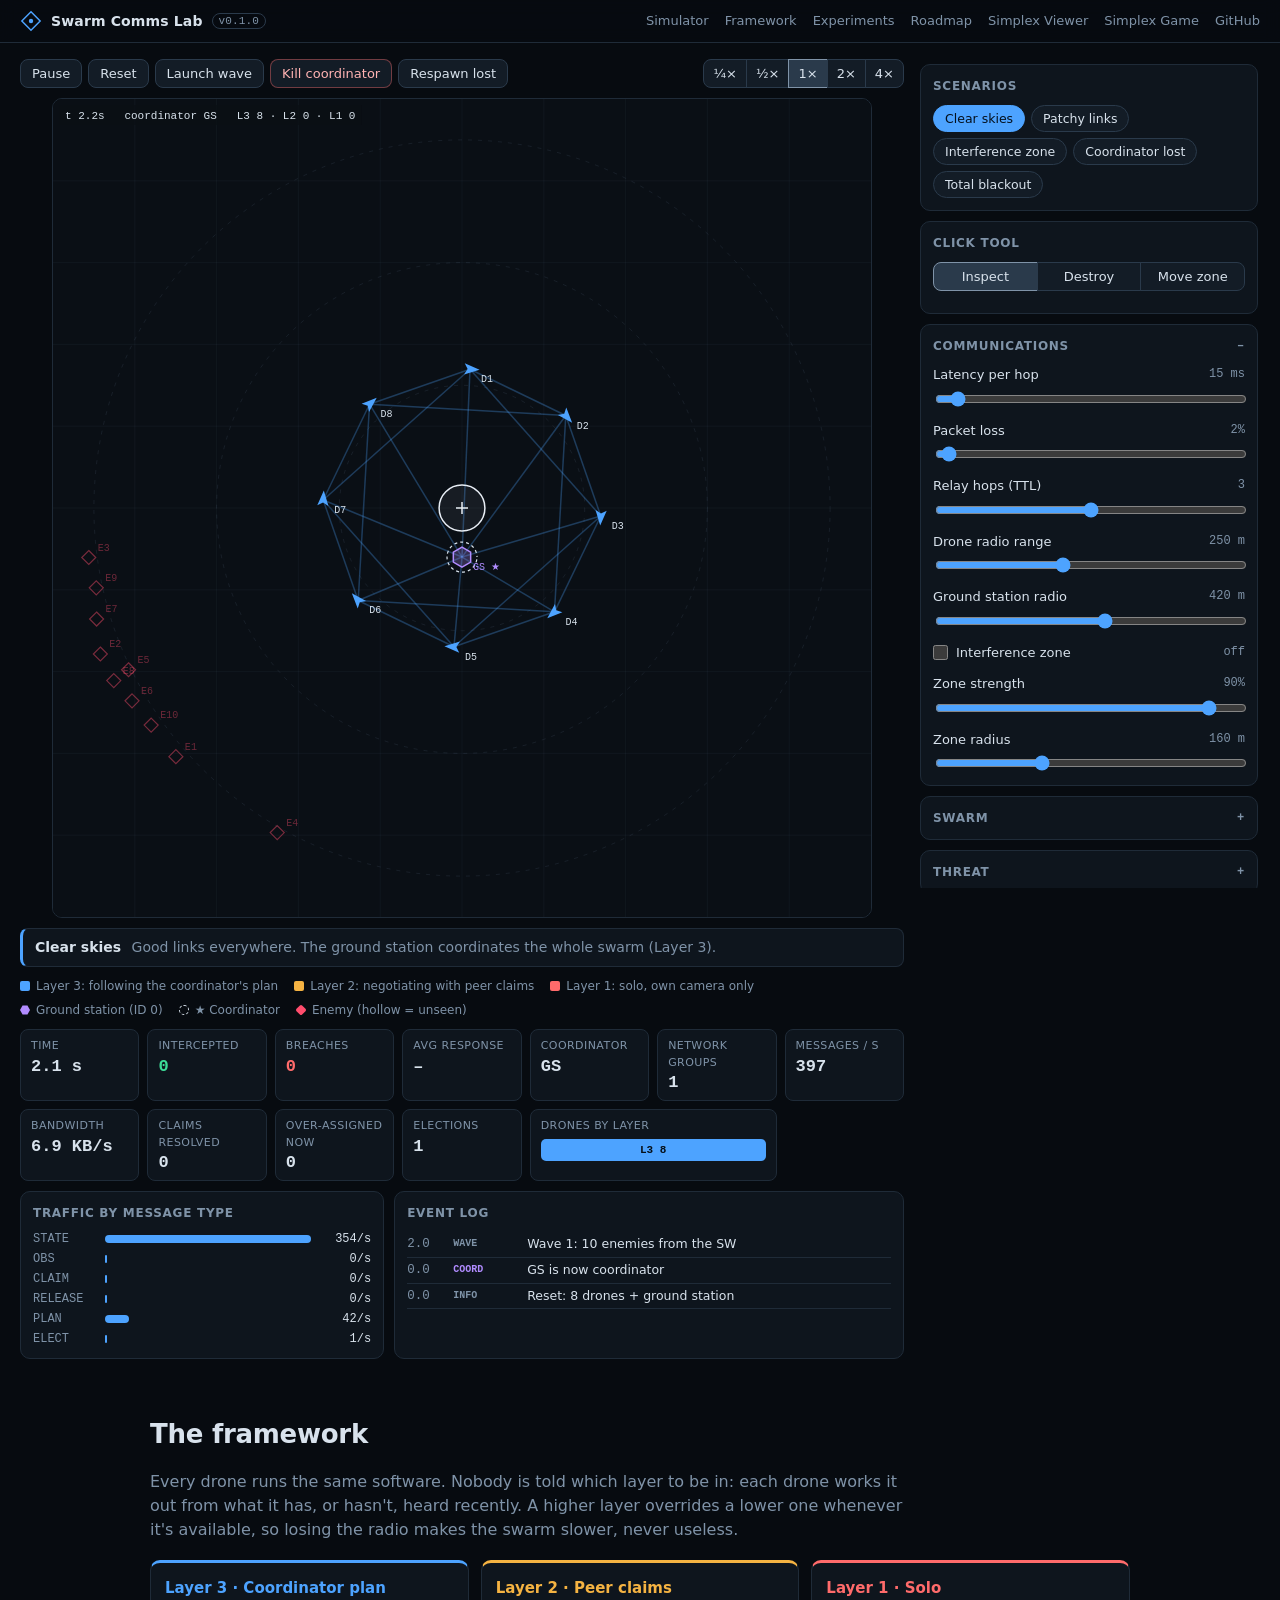
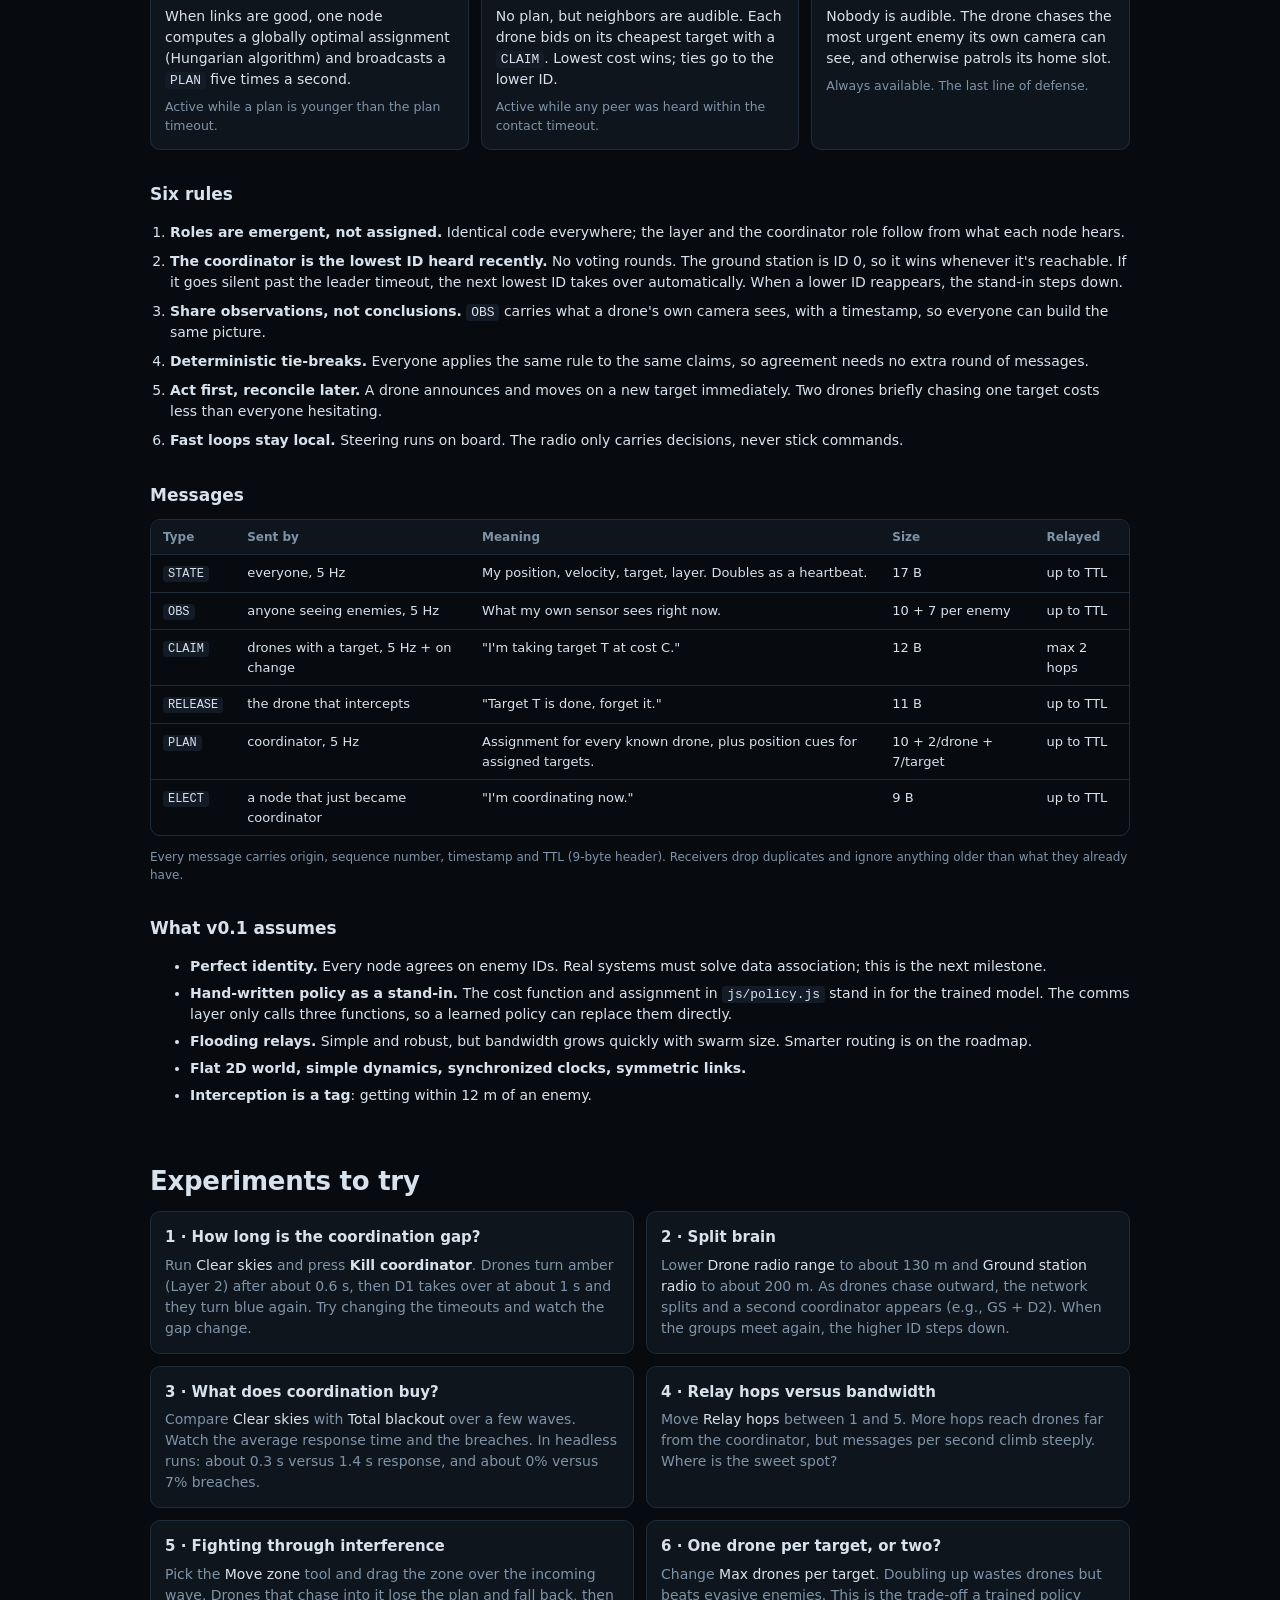
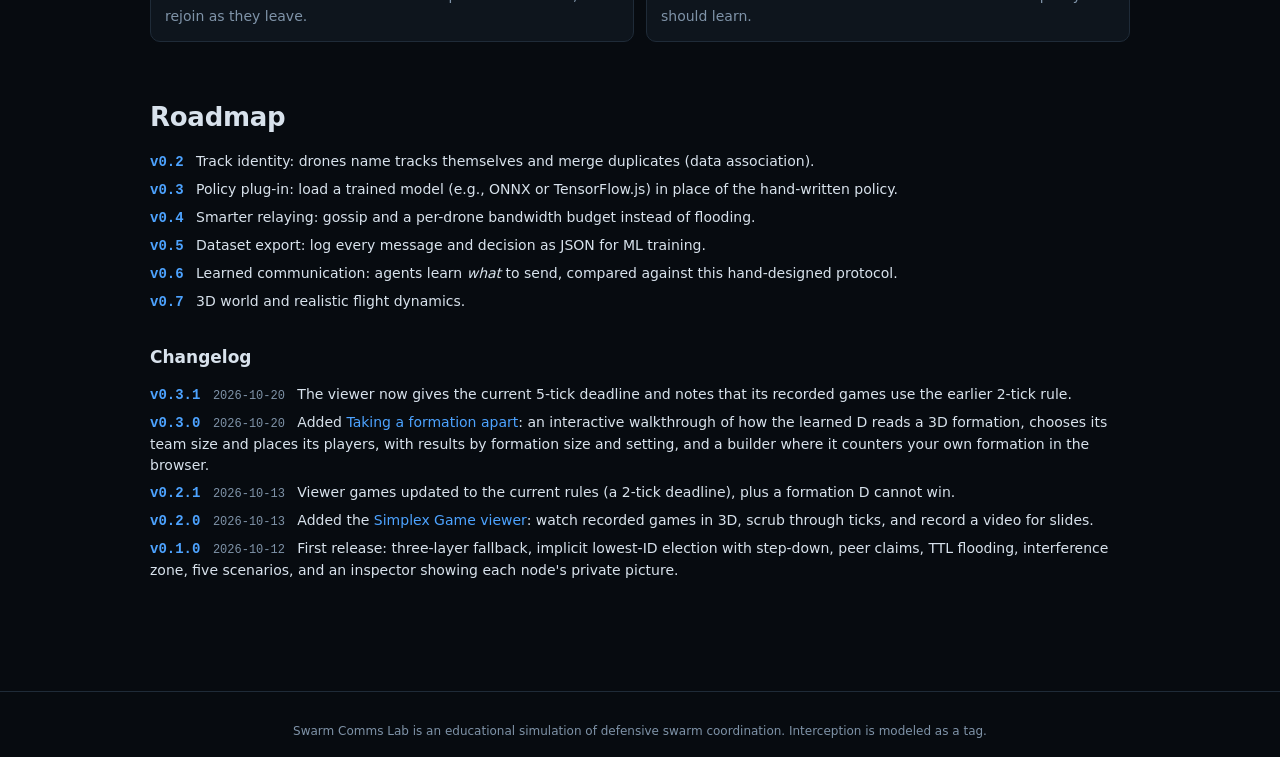
<file: index.html>
<!doctype html>
<html lang="en">
<head>
  <meta charset="utf-8">
  <meta name="viewport" content="width=device-width, initial-scale=1">
  <title>Swarm Comms Lab</title>
  <meta name="description" content="A browser simulation of a three-layer communication framework for a defensive drone swarm: coordinator plans, peer claims, and solo fallback.">
  <link rel="stylesheet" href="css/style.css">
</head>
<body>
  <header class="top">
    <div class="brand">
      <svg viewBox="0 0 24 24" width="22" height="22" aria-hidden="true"><path d="M12 2 22 12 12 22 2 12Z" fill="none" stroke="currentColor" stroke-width="1.6"/><circle cx="12" cy="12" r="2.4" fill="currentColor"/></svg>
      <span>Swarm Comms Lab</span>
      <span class="ver" id="version">v0.1.0</span>
    </div>
    <nav>
      <a href="#sim">Simulator</a>
      <a href="#framework">Framework</a>
      <a href="#experiments">Experiments</a>
      <a href="#roadmap">Roadmap</a>
      <a href="viewer/">Simplex Viewer</a>
      <a href="simplex-game/">Simplex Game</a>
      <a id="repoLink" href="https://github.com/mailabhiramsrinivas-art/swarm-comms-lab">GitHub</a>
    </nav>
  </header>

  <main>
    <section id="sim" class="sim">
      <div class="stage">
        <div class="toolbar">
          <button id="play" class="btn">Pause</button>
          <button id="reset" class="btn" title="Restart the scenario (R)">Reset</button>
          <button id="wave" class="btn" title="Launch a wave now (W)">Launch wave</button>
          <button id="killCoord" class="btn danger" title="Destroy the current coordinator (K)">Kill coordinator</button>
          <button id="respawn" class="btn" title="Bring back destroyed drones and the ground station">Respawn lost</button>
          <div class="seg" id="speed" role="group" aria-label="Speed">
            <button data-v="0.25">¼×</button><button data-v="0.5">½×</button><button data-v="1" class="on">1×</button><button data-v="2">2×</button><button data-v="4">4×</button>
          </div>
        </div>

        <div class="canvas-wrap">
          <canvas id="view" aria-label="Swarm simulation"></canvas>
        </div>
        <p class="note" id="presetNote"></p>

        <div class="legend">
          <span><i class="sw" style="--c:var(--l3)"></i>Layer 3: following the coordinator's plan</span>
          <span><i class="sw" style="--c:var(--l2)"></i>Layer 2: negotiating with peer claims</span>
          <span><i class="sw" style="--c:var(--l1)"></i>Layer 1: solo, own camera only</span>
          <span><i class="sw hex" style="--c:var(--gs)"></i>Ground station (ID 0)</span>
          <span><i class="sw ring"></i>★ Coordinator</span>
          <span><i class="sw dia"></i>Enemy (hollow = unseen)</span>
        </div>

        <div class="stats">
          <div class="tile"><span>Time</span><b id="s-time">0 s</b></div>
          <div class="tile"><span>Intercepted</span><b id="s-int" class="good">0</b></div>
          <div class="tile"><span>Breaches</span><b id="s-breach" class="bad">0</b></div>
          <div class="tile"><span>Avg response</span><b id="s-resp">–</b></div>
          <div class="tile"><span>Coordinator</span><b id="s-coord">–</b></div>
          <div class="tile"><span>Network groups</span><b id="s-part">1</b></div>
          <div class="tile"><span>Messages / s</span><b id="s-msgs">0</b></div>
          <div class="tile"><span>Bandwidth</span><b id="s-bw">0</b></div>
          <div class="tile"><span>Claims resolved</span><b id="s-yield">0</b></div>
          <div class="tile"><span>Over-assigned now</span><b id="s-over">0</b></div>
          <div class="tile"><span>Elections</span><b id="s-elect">0</b></div>
          <div class="tile wide" id="s-layers"><span>Drones by layer</span>
            <div class="layerbar"><i id="lb-3" style="--c:var(--l3)"></i><i id="lb-2" style="--c:var(--l2)"></i><i id="lb-1" style="--c:var(--l1)"></i></div>
          </div>
        </div>

        <div class="split">
          <div class="card">
            <h3>Traffic by message type</h3>
            <div id="msgbars" class="msgbars"></div>
          </div>
          <div class="card">
            <h3>Event log</h3>
            <ol id="log" class="log"></ol>
          </div>
        </div>
      </div>

      <aside class="panel">
        <div class="card">
          <h3>Scenarios</h3>
          <div id="presets" class="chips"></div>
        </div>
        <div class="card">
          <h3>Click tool</h3>
          <div class="seg full" id="tools">
            <button data-tool="inspect" class="on">Inspect</button><button data-tool="destroy">Destroy</button><button data-tool="zone">Move zone</button>
          </div>
          <div id="inspector" class="inspector"></div>
        </div>
        <details class="card" open>
          <summary>Communications</summary>
          <div id="ctl-comms" class="ctls"></div>
        </details>
        <details class="card">
          <summary>Swarm</summary>
          <div id="ctl-swarm" class="ctls"></div>
        </details>
        <details class="card">
          <summary>Threat</summary>
          <div id="ctl-threat" class="ctls"></div>
        </details>
        <details class="card">
          <summary>Timeouts &amp; rates</summary>
          <div id="ctl-timing" class="ctls"></div>
        </details>
        <details class="card">
          <summary>View</summary>
          <div class="ctls">
            <label class="ctl ctl-toggle"><input type="checkbox" id="optLinks"><span class="ctl-head"><span>Radio links (brightness = traffic)</span></span></label>
            <label class="ctl ctl-toggle"><input type="checkbox" id="optTargets"><span class="ctl-head"><span>Target lines</span></span></label>
            <label class="ctl ctl-toggle"><input type="checkbox" id="optSensors"><span class="ctl-head"><span>Sensor footprints</span></span></label>
            <label class="ctl ctl-toggle"><input type="checkbox" id="optBelief"><span class="ctl-head"><span>Inspector: show belief vs truth</span></span></label>
          </div>
        </details>
        <p class="muted small keys">Keys: <kbd>Space</kbd> pause · <kbd>W</kbd> wave · <kbd>K</kbd> kill coordinator · <kbd>R</kbd> reset</p>
      </aside>
    </section>

    <section id="framework" class="doc">
      <h2>The framework</h2>
      <p class="lede">Every drone runs the same software. Nobody is told which layer to be in: each drone works it out from what it has, or hasn't, heard recently. A higher layer overrides a lower one whenever it's available, so losing the radio makes the swarm slower, never useless.</p>

      <div class="layers">
        <div class="layer" style="--c:var(--l3)">
          <h4>Layer 3 · Coordinator plan</h4>
          <p>When links are good, one node computes a globally optimal assignment (Hungarian algorithm) and broadcasts a <code>PLAN</code> five times a second.</p>
          <p class="when">Active while a plan is younger than the plan timeout.</p>
        </div>
        <div class="layer" style="--c:var(--l2)">
          <h4>Layer 2 · Peer claims</h4>
          <p>No plan, but neighbors are audible. Each drone bids on its cheapest target with a <code>CLAIM</code>. Lowest cost wins; ties go to the lower ID.</p>
          <p class="when">Active while any peer was heard within the contact timeout.</p>
        </div>
        <div class="layer" style="--c:var(--l1)">
          <h4>Layer 1 · Solo</h4>
          <p>Nobody is audible. The drone chases the most urgent enemy its own camera can see, and otherwise patrols its home slot.</p>
          <p class="when">Always available. The last line of defense.</p>
        </div>
      </div>

      <h3>Six rules</h3>
      <ol class="rules">
        <li><strong>Roles are emergent, not assigned.</strong> Identical code everywhere; the layer and the coordinator role follow from what each node hears.</li>
        <li><strong>The coordinator is the lowest ID heard recently.</strong> No voting rounds. The ground station is ID 0, so it wins whenever it's reachable. If it goes silent past the leader timeout, the next lowest ID takes over automatically. When a lower ID reappears, the stand-in steps down.</li>
        <li><strong>Share observations, not conclusions.</strong> <code>OBS</code> carries what a drone's own camera sees, with a timestamp, so everyone can build the same picture.</li>
        <li><strong>Deterministic tie-breaks.</strong> Everyone applies the same rule to the same claims, so agreement needs no extra round of messages.</li>
        <li><strong>Act first, reconcile later.</strong> A drone announces and moves on a new target immediately. Two drones briefly chasing one target costs less than everyone hesitating.</li>
        <li><strong>Fast loops stay local.</strong> Steering runs on board. The radio only carries decisions, never stick commands.</li>
      </ol>

      <h3>Messages</h3>
      <div class="tablewrap">
        <table>
          <thead><tr><th>Type</th><th>Sent by</th><th>Meaning</th><th>Size</th><th>Relayed</th></tr></thead>
          <tbody>
            <tr><td><code>STATE</code></td><td>everyone, 5 Hz</td><td>My position, velocity, target, layer. Doubles as a heartbeat.</td><td>17 B</td><td>up to TTL</td></tr>
            <tr><td><code>OBS</code></td><td>anyone seeing enemies, 5 Hz</td><td>What my own sensor sees right now.</td><td>10 + 7 per enemy</td><td>up to TTL</td></tr>
            <tr><td><code>CLAIM</code></td><td>drones with a target, 5 Hz + on change</td><td>"I'm taking target T at cost C."</td><td>12 B</td><td>max 2 hops</td></tr>
            <tr><td><code>RELEASE</code></td><td>the drone that intercepts</td><td>"Target T is done, forget it."</td><td>11 B</td><td>up to TTL</td></tr>
            <tr><td><code>PLAN</code></td><td>coordinator, 5 Hz</td><td>Assignment for every known drone, plus position cues for assigned targets.</td><td>10 + 2/drone + 7/target</td><td>up to TTL</td></tr>
            <tr><td><code>ELECT</code></td><td>a node that just became coordinator</td><td>"I'm coordinating now."</td><td>9 B</td><td>up to TTL</td></tr>
          </tbody>
        </table>
      </div>
      <p class="muted small">Every message carries origin, sequence number, timestamp and TTL (9-byte header). Receivers drop duplicates and ignore anything older than what they already have.</p>

      <h3>What v0.1 assumes</h3>
      <ul class="limits">
        <li><strong>Perfect identity.</strong> Every node agrees on enemy IDs. Real systems must solve data association; this is the next milestone.</li>
        <li><strong>Hand-written policy as a stand-in.</strong> The cost function and assignment in <code>js/policy.js</code> stand in for the trained model. The comms layer only calls three functions, so a learned policy can replace them directly.</li>
        <li><strong>Flooding relays.</strong> Simple and robust, but bandwidth grows quickly with swarm size. Smarter routing is on the roadmap.</li>
        <li><strong>Flat 2D world, simple dynamics, synchronized clocks, symmetric links.</strong></li>
        <li><strong>Interception is a tag</strong>: getting within 12 m of an enemy.</li>
      </ul>
    </section>

    <section id="experiments" class="doc">
      <h2>Experiments to try</h2>
      <div class="exps">
        <div class="exp">
          <h4>1 · How long is the coordination gap?</h4>
          <p>Run <em>Clear skies</em> and press <strong>Kill coordinator</strong>. Drones turn amber (Layer 2) after about 0.6 s, then D1 takes over at about 1 s and they turn blue again. Try changing the timeouts and watch the gap change.</p>
        </div>
        <div class="exp">
          <h4>2 · Split brain</h4>
          <p>Lower <em>Drone radio range</em> to about 130 m and <em>Ground station radio</em> to about 200 m. As drones chase outward, the network splits and a second coordinator appears (e.g., GS + D2). When the groups meet again, the higher ID steps down.</p>
        </div>
        <div class="exp">
          <h4>3 · What does coordination buy?</h4>
          <p>Compare <em>Clear skies</em> with <em>Total blackout</em> over a few waves. Watch the average response time and the breaches. In headless runs: about 0.3 s versus 1.4 s response, and about 0% versus 7% breaches.</p>
        </div>
        <div class="exp">
          <h4>4 · Relay hops versus bandwidth</h4>
          <p>Move <em>Relay hops</em> between 1 and 5. More hops reach drones far from the coordinator, but messages per second climb steeply. Where is the sweet spot?</p>
        </div>
        <div class="exp">
          <h4>5 · Fighting through interference</h4>
          <p>Pick the <em>Move zone</em> tool and drag the zone over the incoming wave. Drones that chase into it lose the plan and fall back, then rejoin as they leave.</p>
        </div>
        <div class="exp">
          <h4>6 · One drone per target, or two?</h4>
          <p>Change <em>Max drones per target</em>. Doubling up wastes drones but beats evasive enemies. This is the trade-off a trained policy should learn.</p>
        </div>
      </div>
    </section>

    <section id="roadmap" class="doc">
      <h2>Roadmap</h2>
      <ol class="roadmap">
        <li><b>v0.2</b> Track identity: drones name tracks themselves and merge duplicates (data association).</li>
        <li><b>v0.3</b> Policy plug-in: load a trained model (e.g., ONNX or TensorFlow.js) in place of the hand-written policy.</li>
        <li><b>v0.4</b> Smarter relaying: gossip and a per-drone bandwidth budget instead of flooding.</li>
        <li><b>v0.5</b> Dataset export: log every message and decision as JSON for ML training.</li>
        <li><b>v0.6</b> Learned communication: agents learn <em>what</em> to send, compared against this hand-designed protocol.</li>
        <li><b>v0.7</b> 3D world and realistic flight dynamics.</li>
      </ol>
      <h3>Changelog</h3>
      <ul class="changelog">
        <li><b>v0.3.1</b> <time>2026-10-20</time> The viewer now gives the current 5-tick deadline and notes that its recorded games use the earlier 2-tick rule.</li>
        <li><b>v0.3.0</b> <time>2026-10-20</time> Added <a href="simplex-game/">Taking a formation apart</a>: an interactive walkthrough of how the learned D reads a 3D formation, chooses its team size and places its players, with results by formation size and setting, and a builder where it counters your own formation in the browser.</li>
        <li><b>v0.2.1</b> <time>2026-10-13</time> Viewer games updated to the current rules (a 2-tick deadline), plus a formation D cannot win.</li>
        <li><b>v0.2.0</b> <time>2026-10-13</time> Added the <a href="viewer/">Simplex Game viewer</a>: watch recorded games in 3D, scrub through ticks, and record a video for slides.</li>
        <li><b>v0.1.0</b> <time>2026-10-12</time> First release: three-layer fallback, implicit lowest-ID election with step-down, peer claims, TTL flooding, interference zone, five scenarios, and an inspector showing each node's private picture.</li>
      </ul>
    </section>
  </main>

  <footer class="foot">
    <p>Swarm Comms Lab is an educational simulation of defensive swarm coordination. Interception is modeled as a tag.</p>
  </footer>

  <script type="module" src="js/main.js"></script>
</body>
</html>
</file>
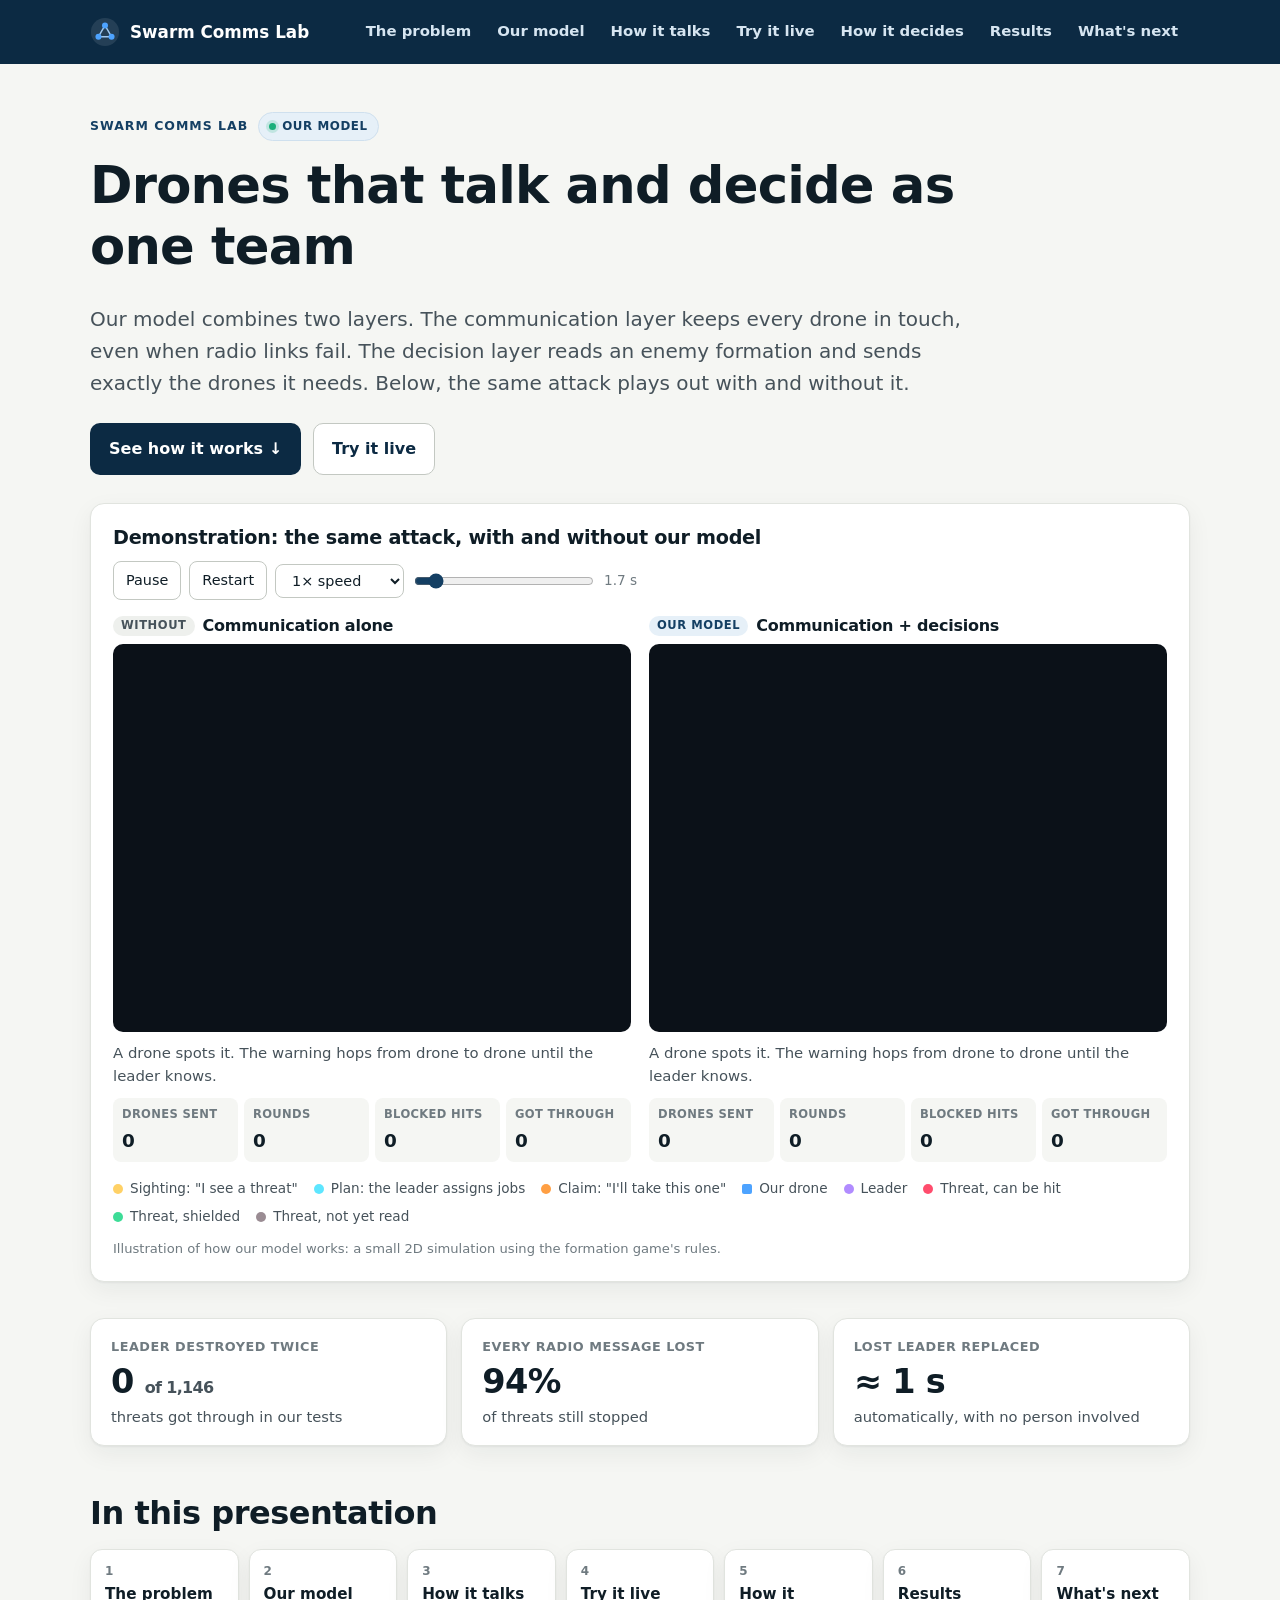
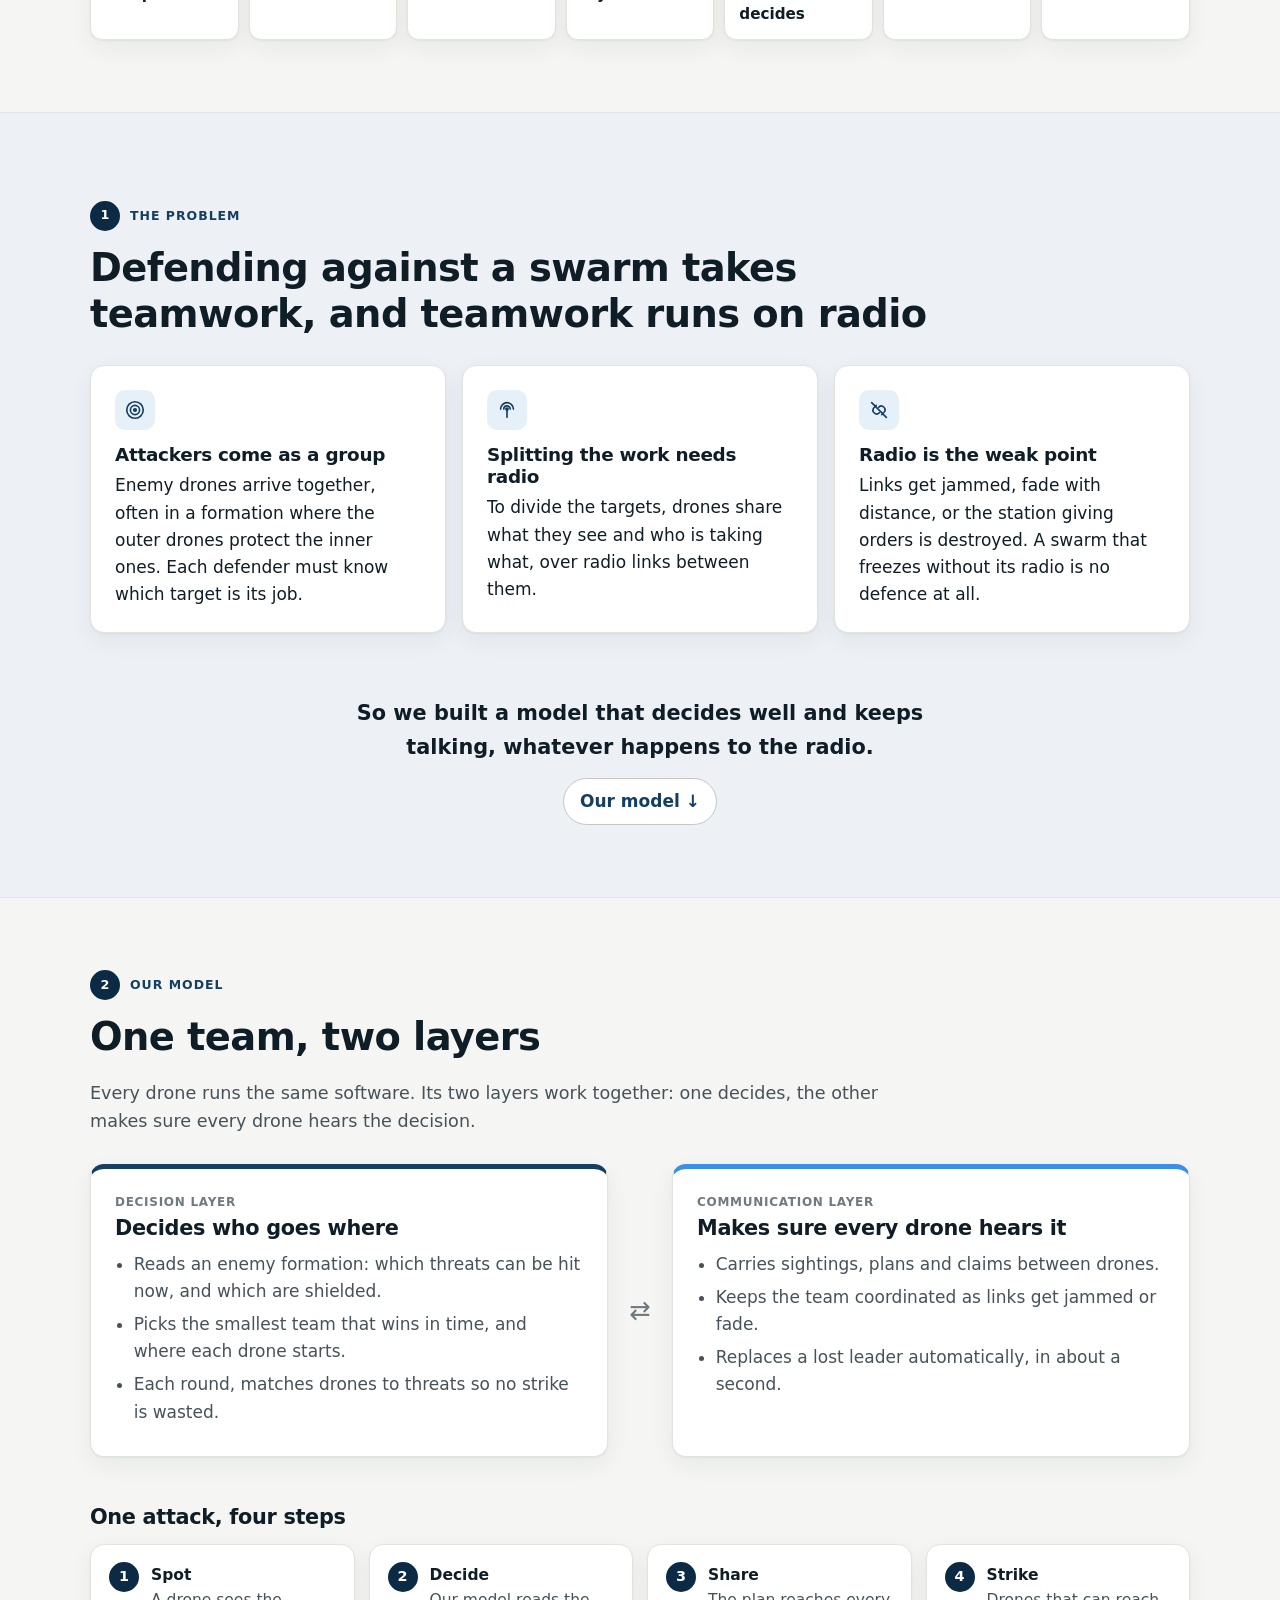
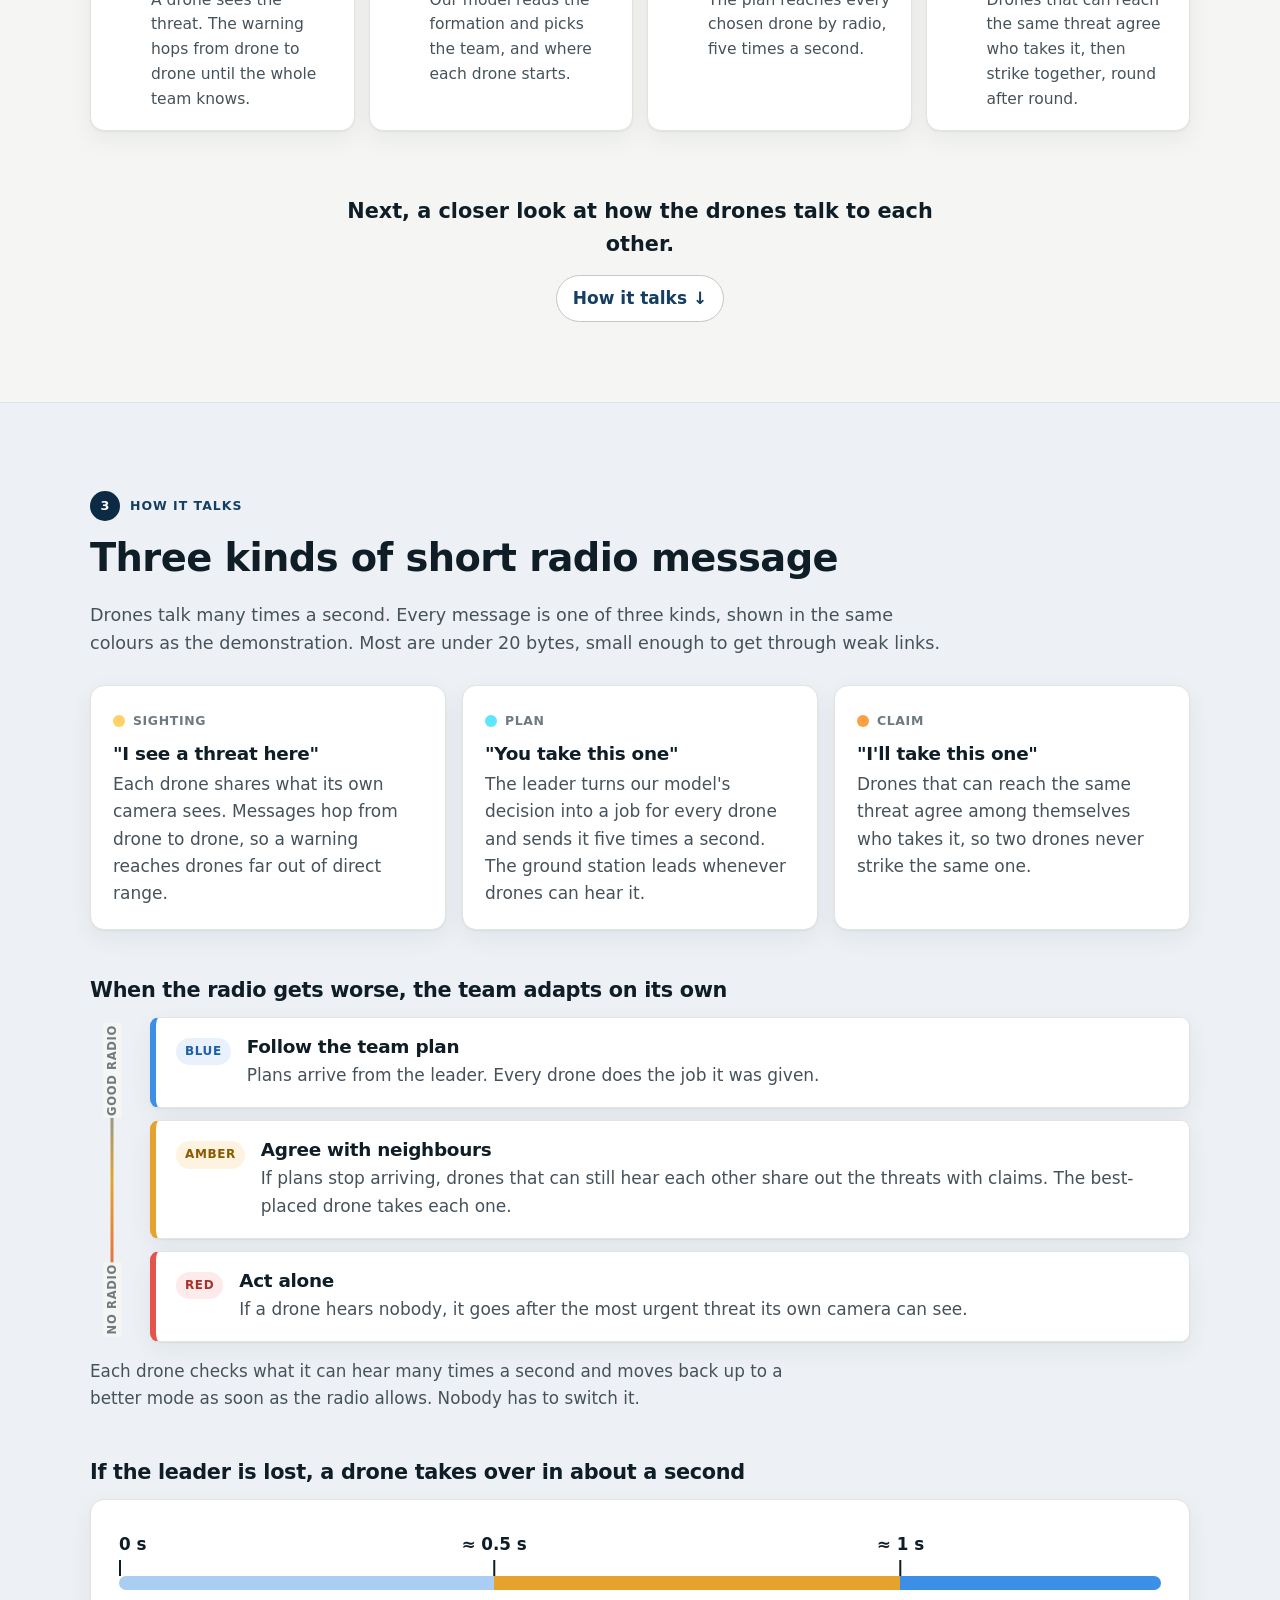
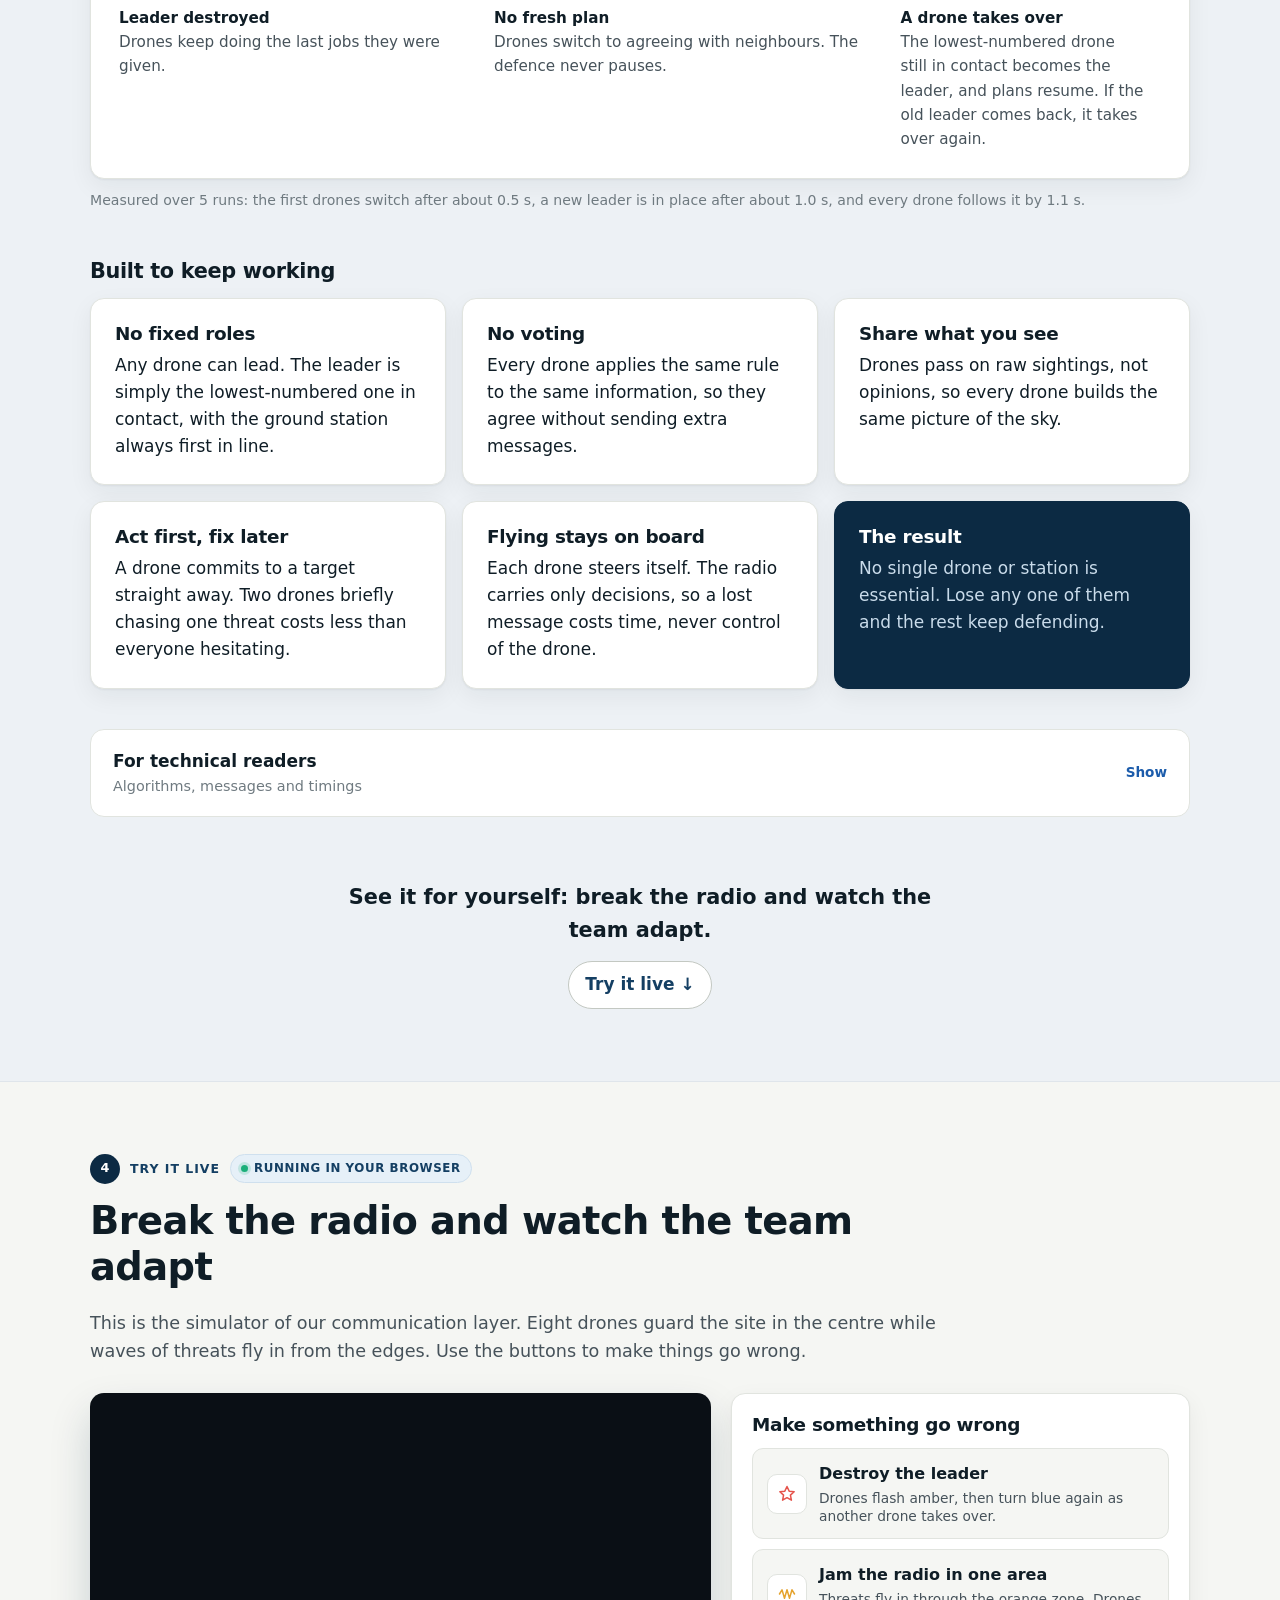
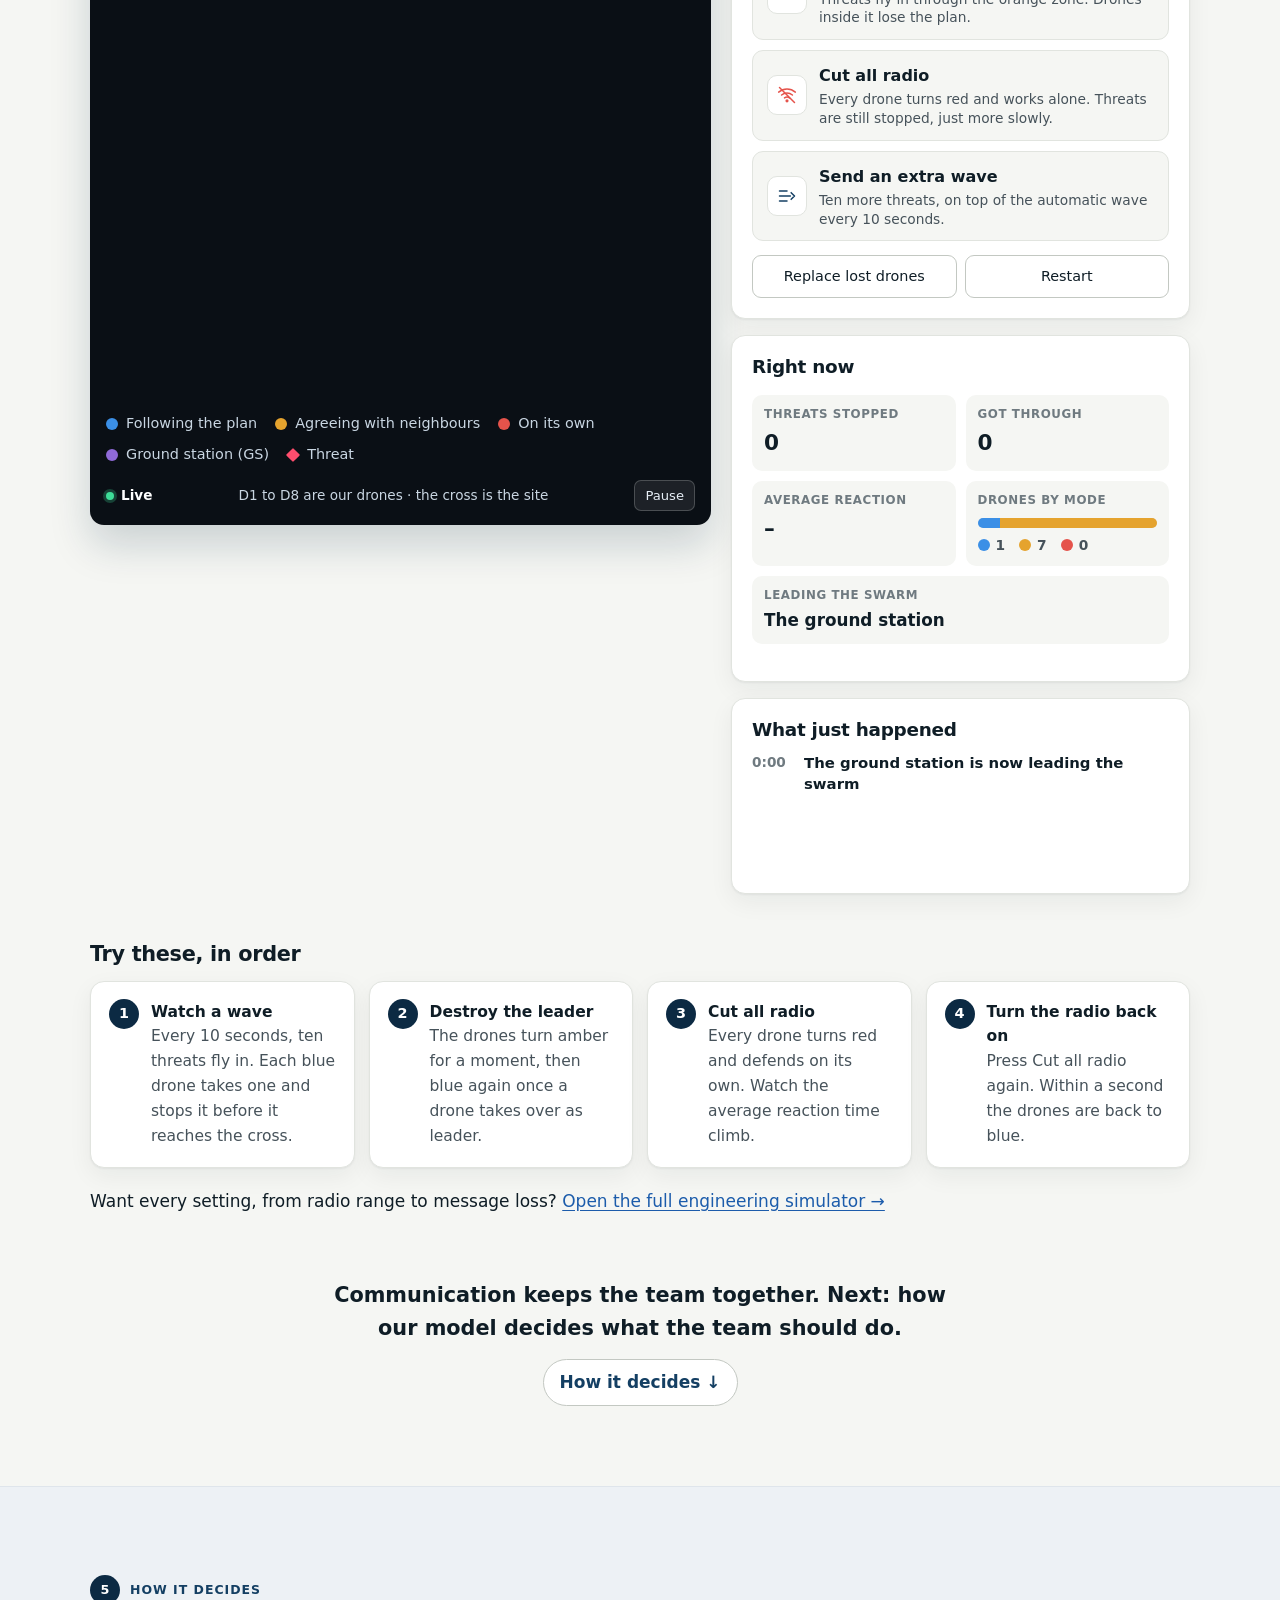
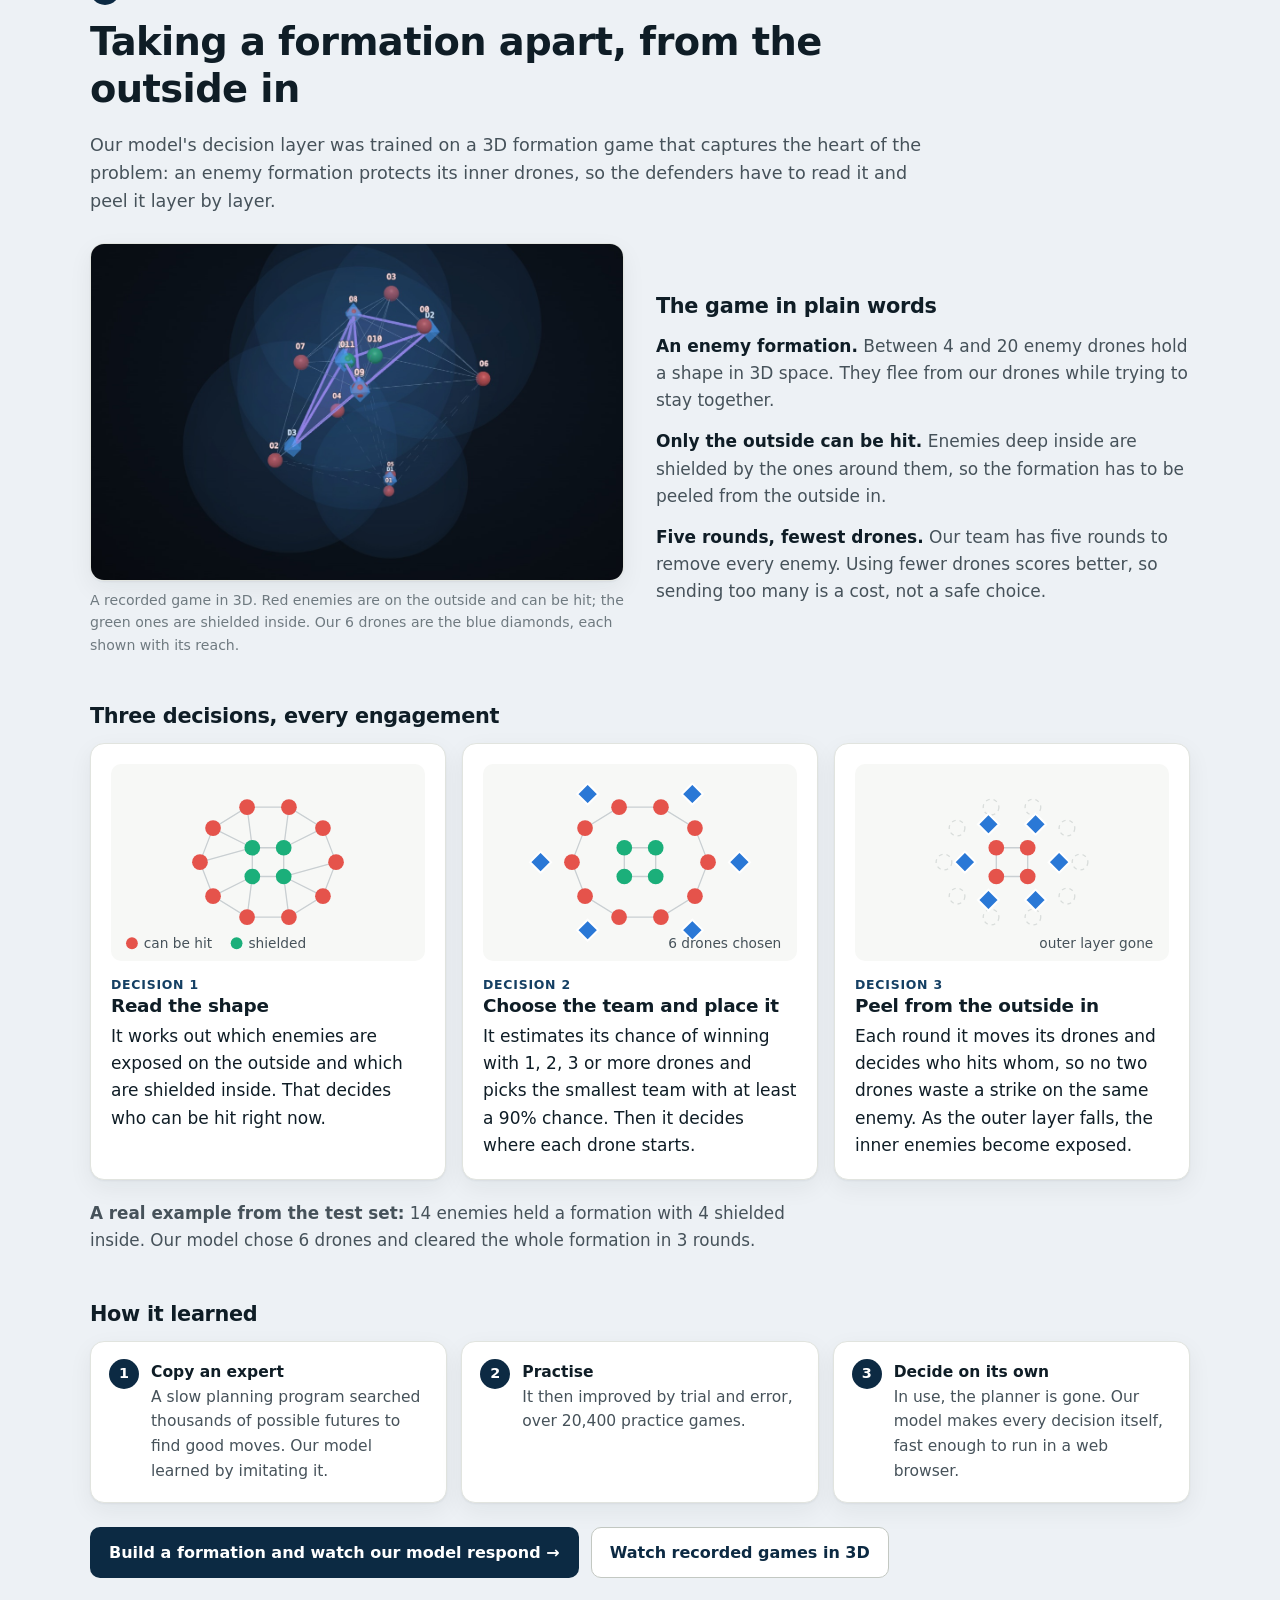
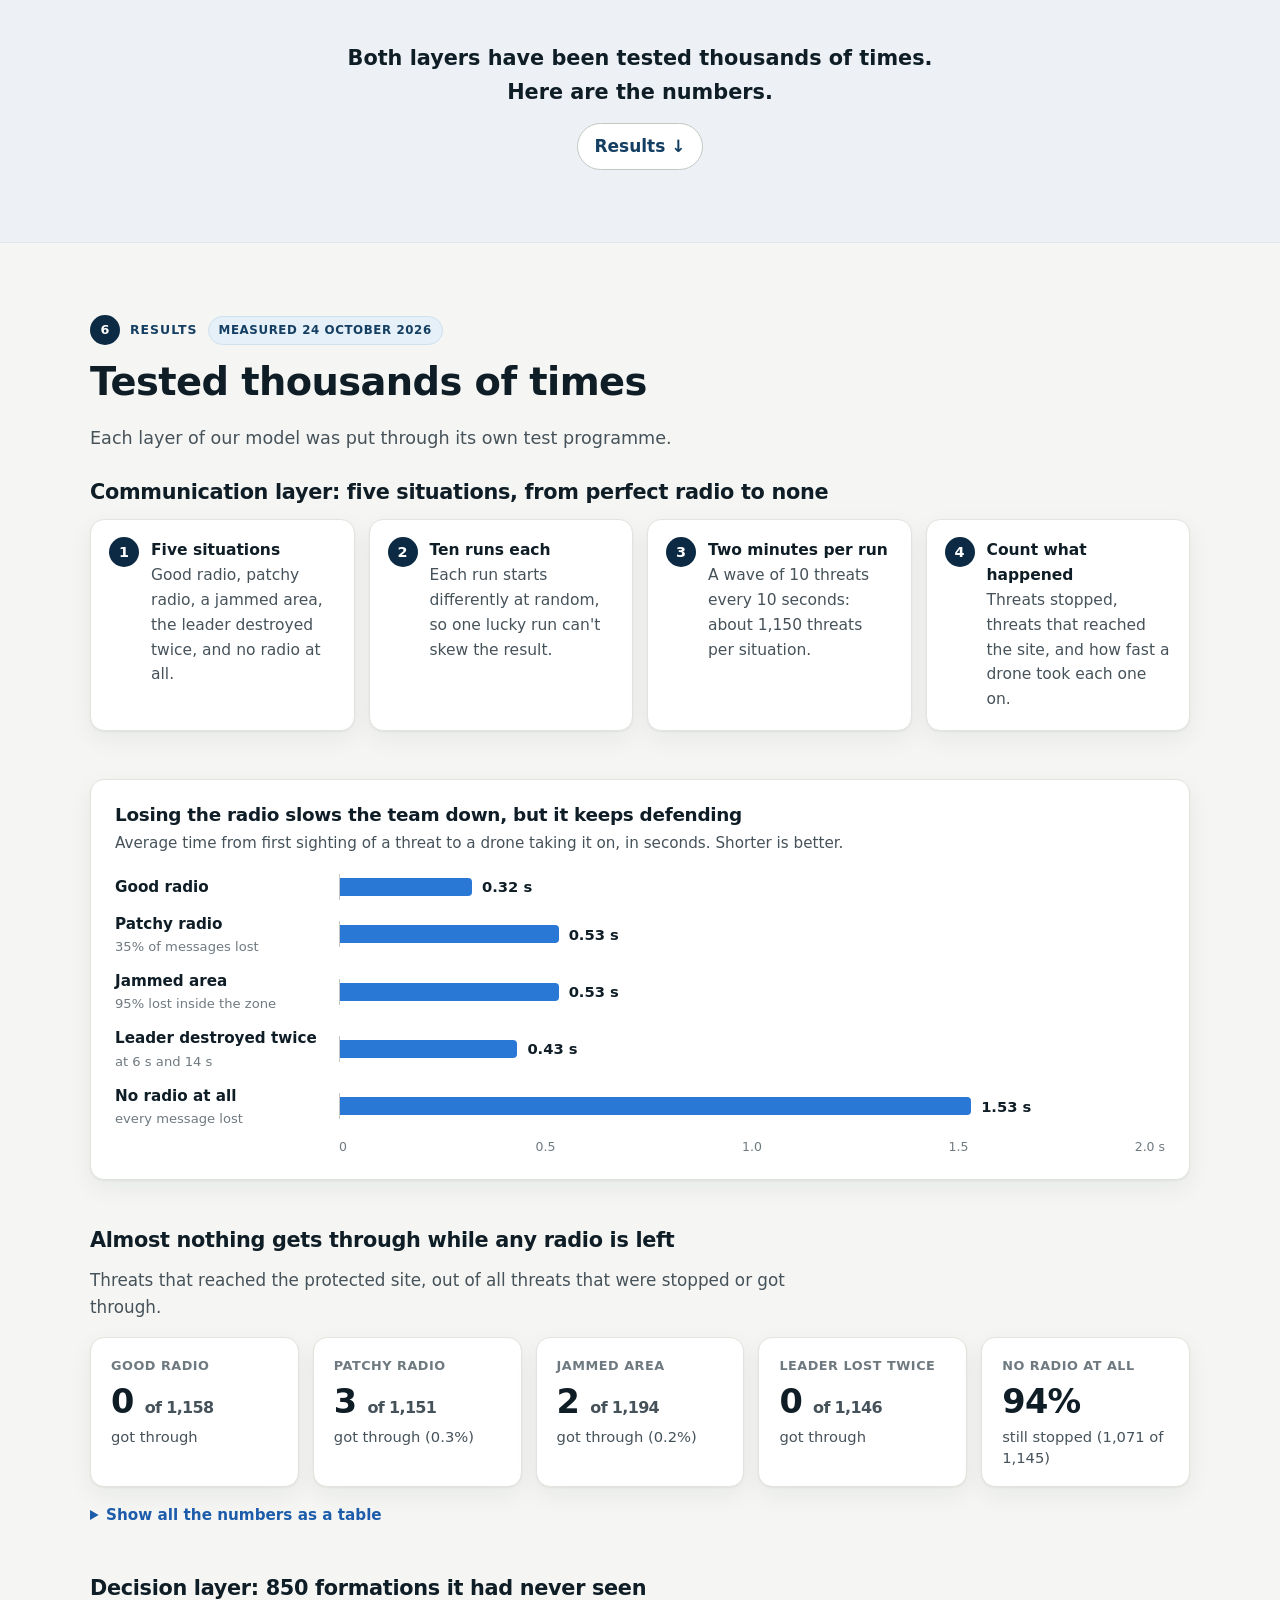
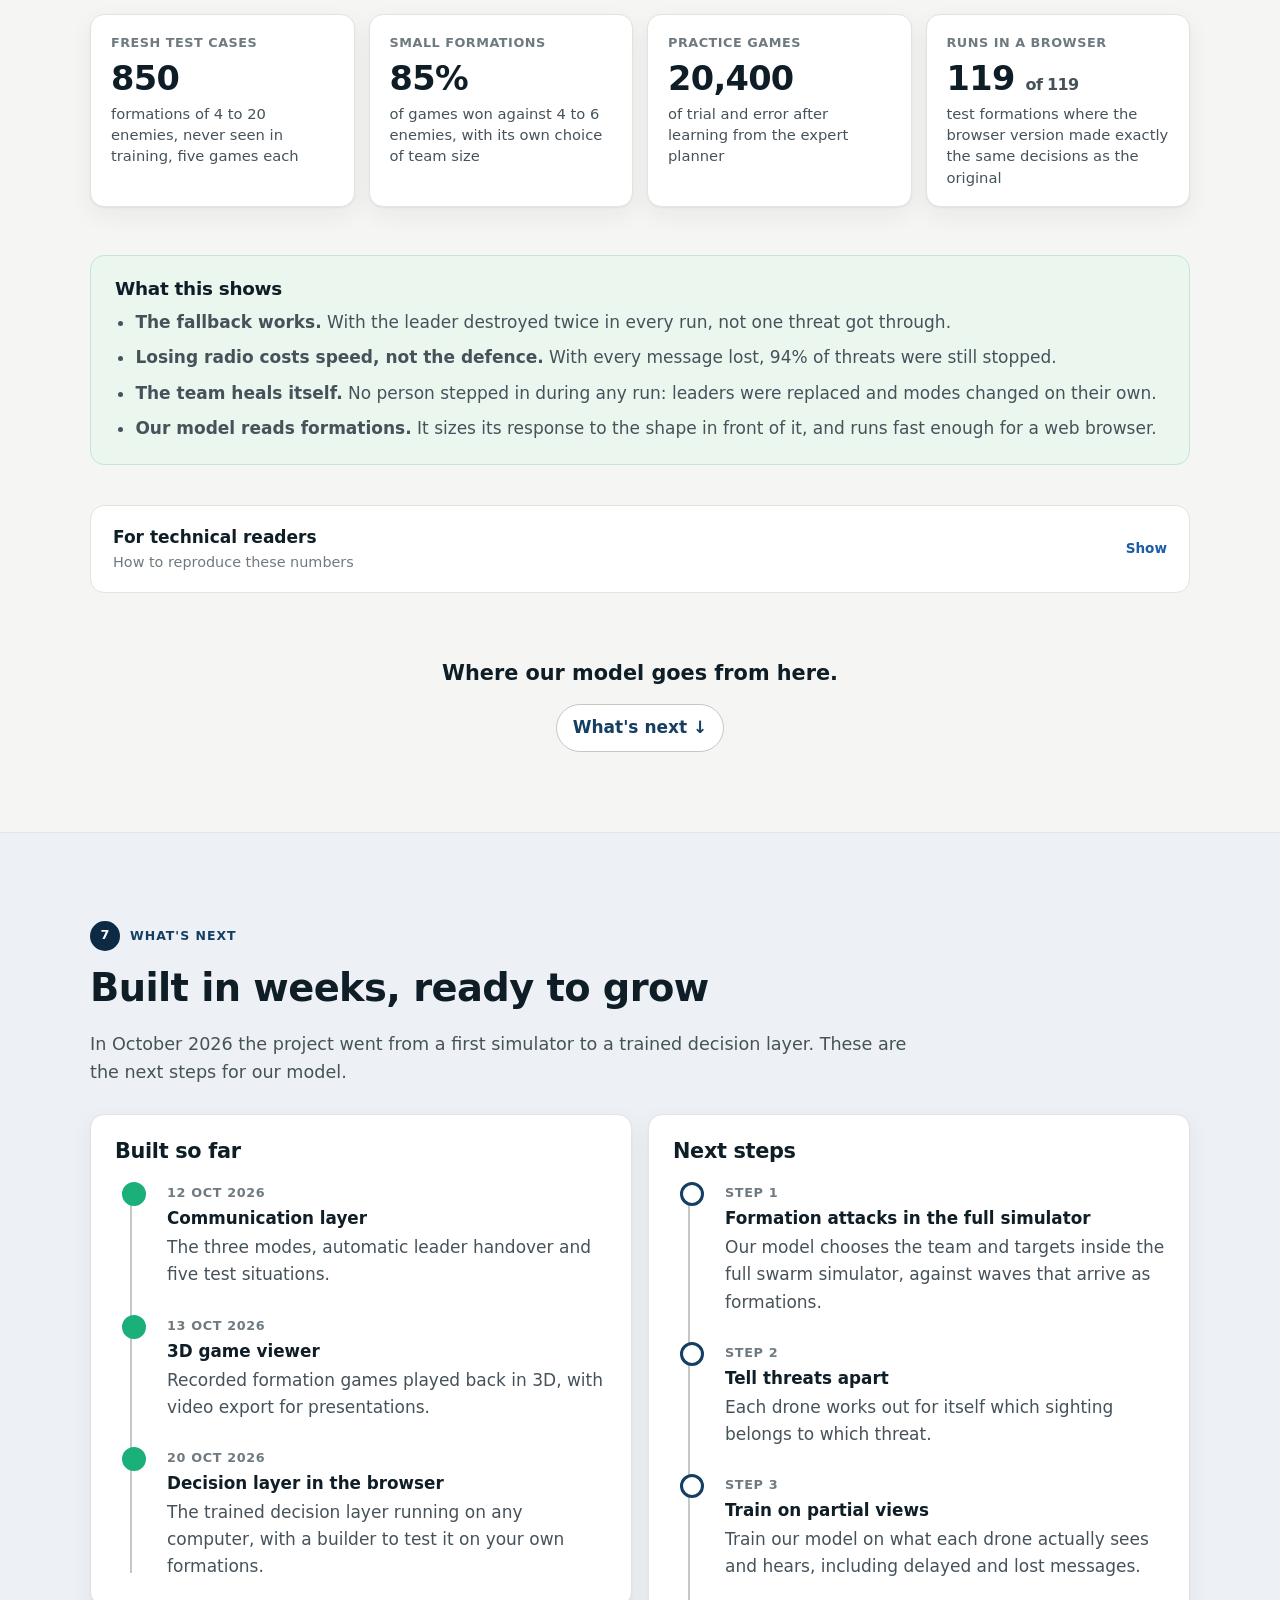
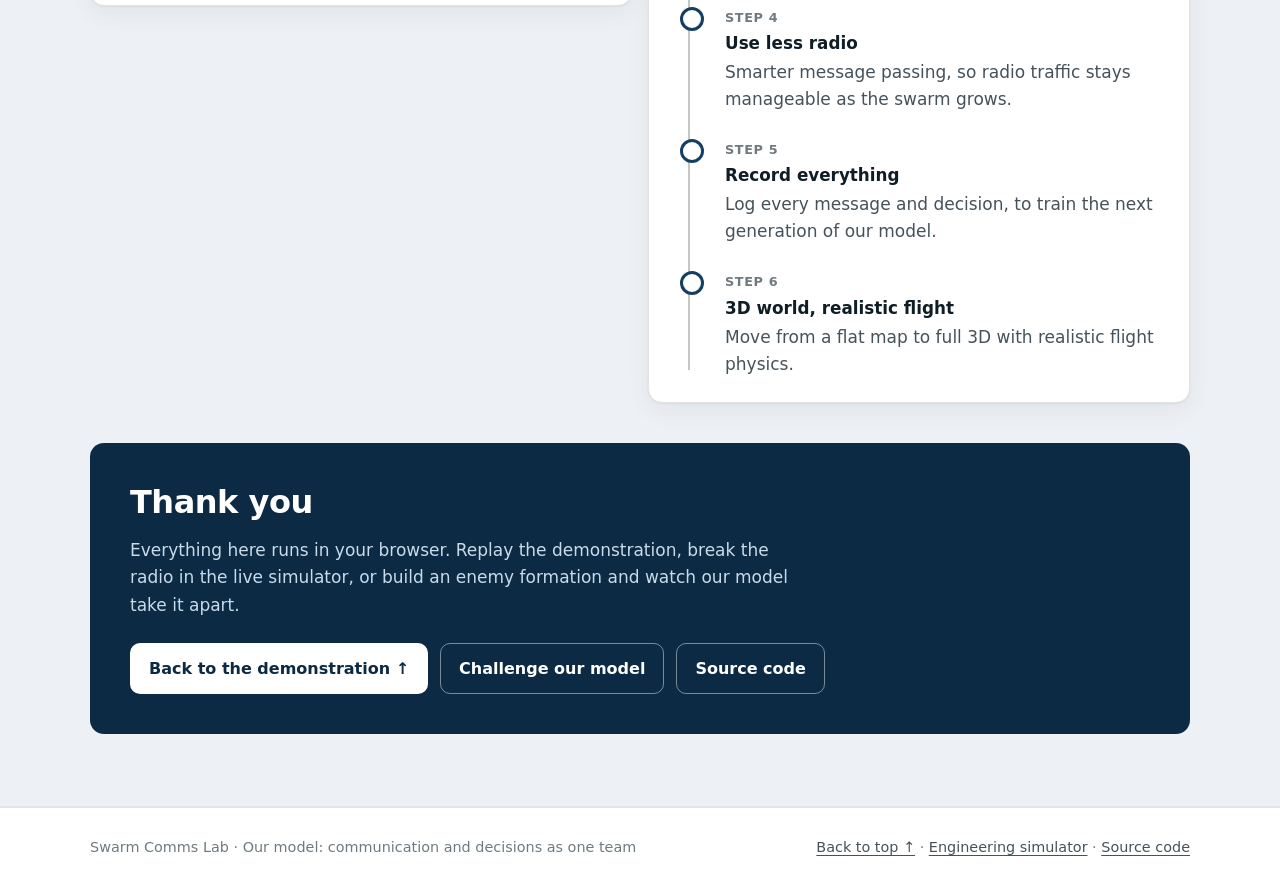
<file: investors/index.html>
<!doctype html>
<html lang="en">
<head>
<meta charset="utf-8">
<title>Moved to the Swarm Comms Lab presentation</title>
<meta name="robots" content="noindex">
<link rel="canonical" href="../presentation/">
<meta http-equiv="refresh" content="0; url=../presentation/">
<script>location.replace('../presentation/');</script>
</head>
<body>
<p>This page has moved to the <a href="../presentation/">Swarm Comms Lab presentation</a>.</p>
</body>
</html>
</file>
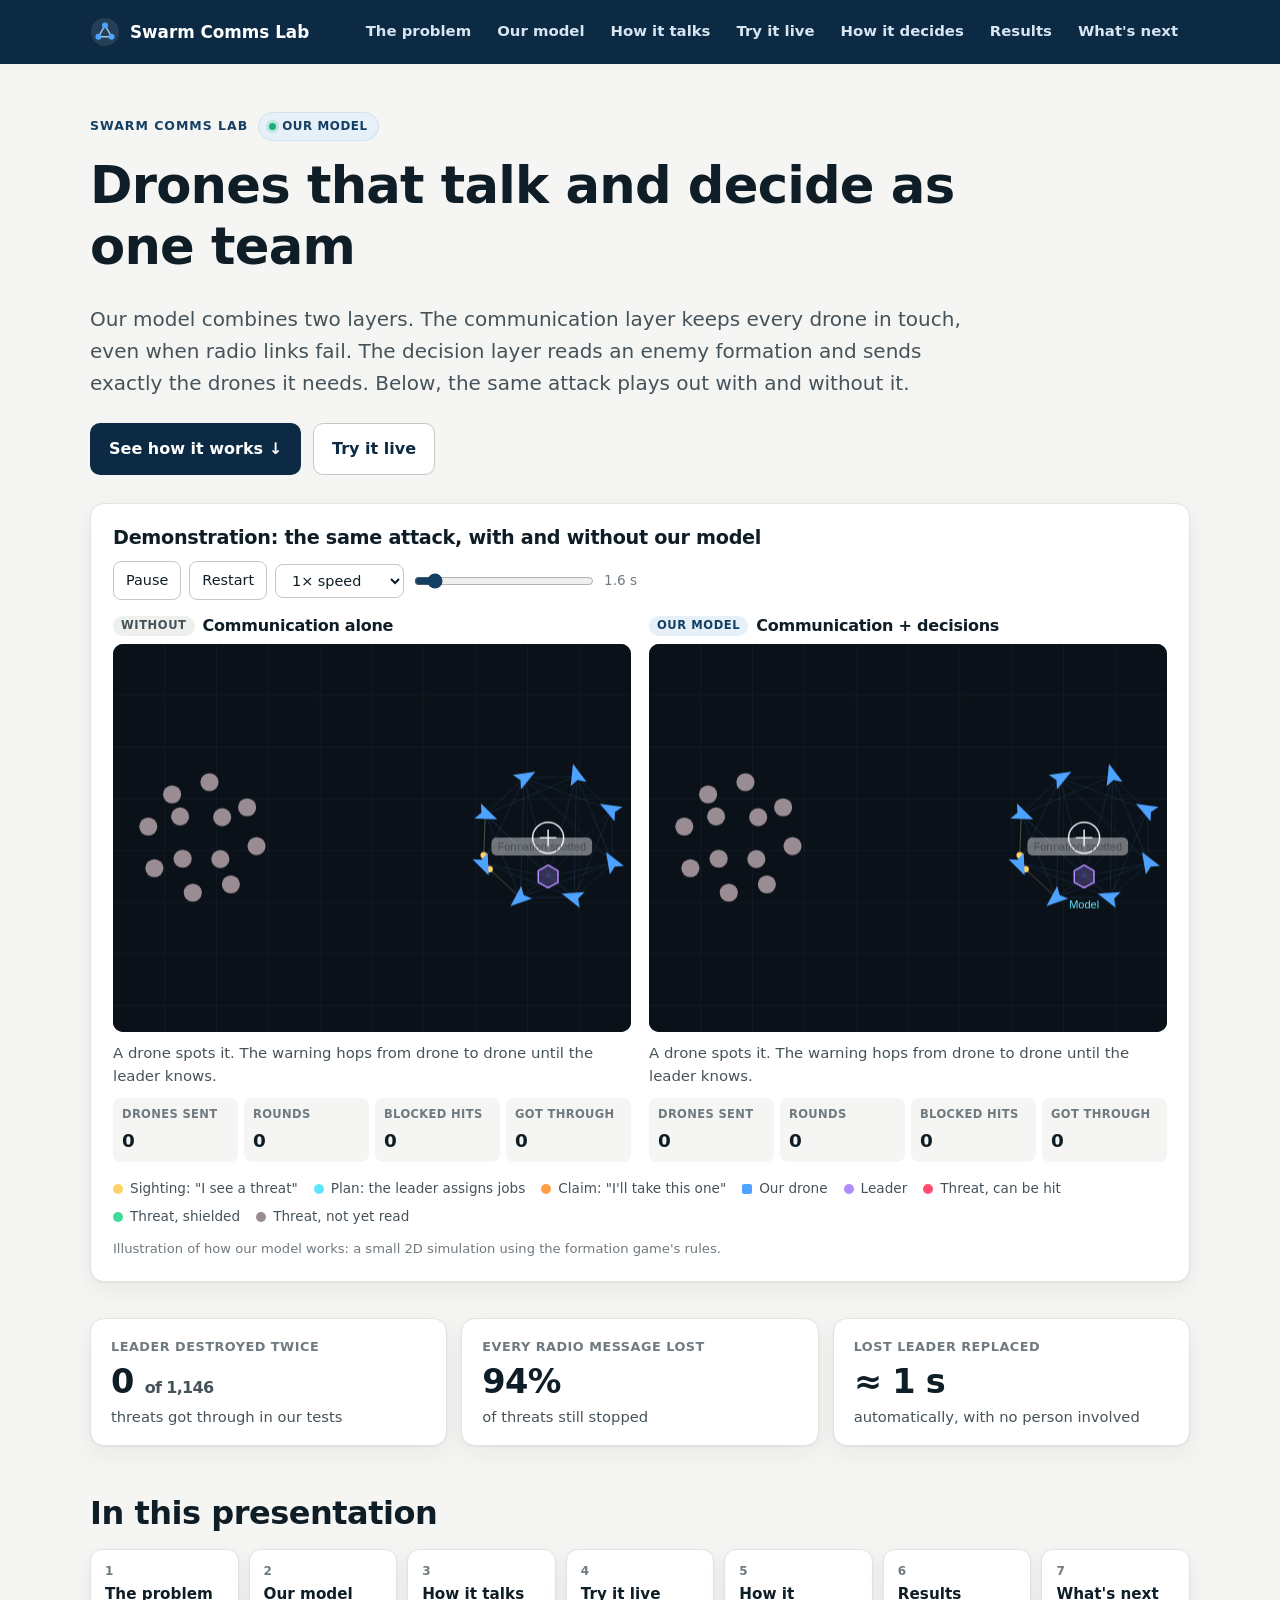
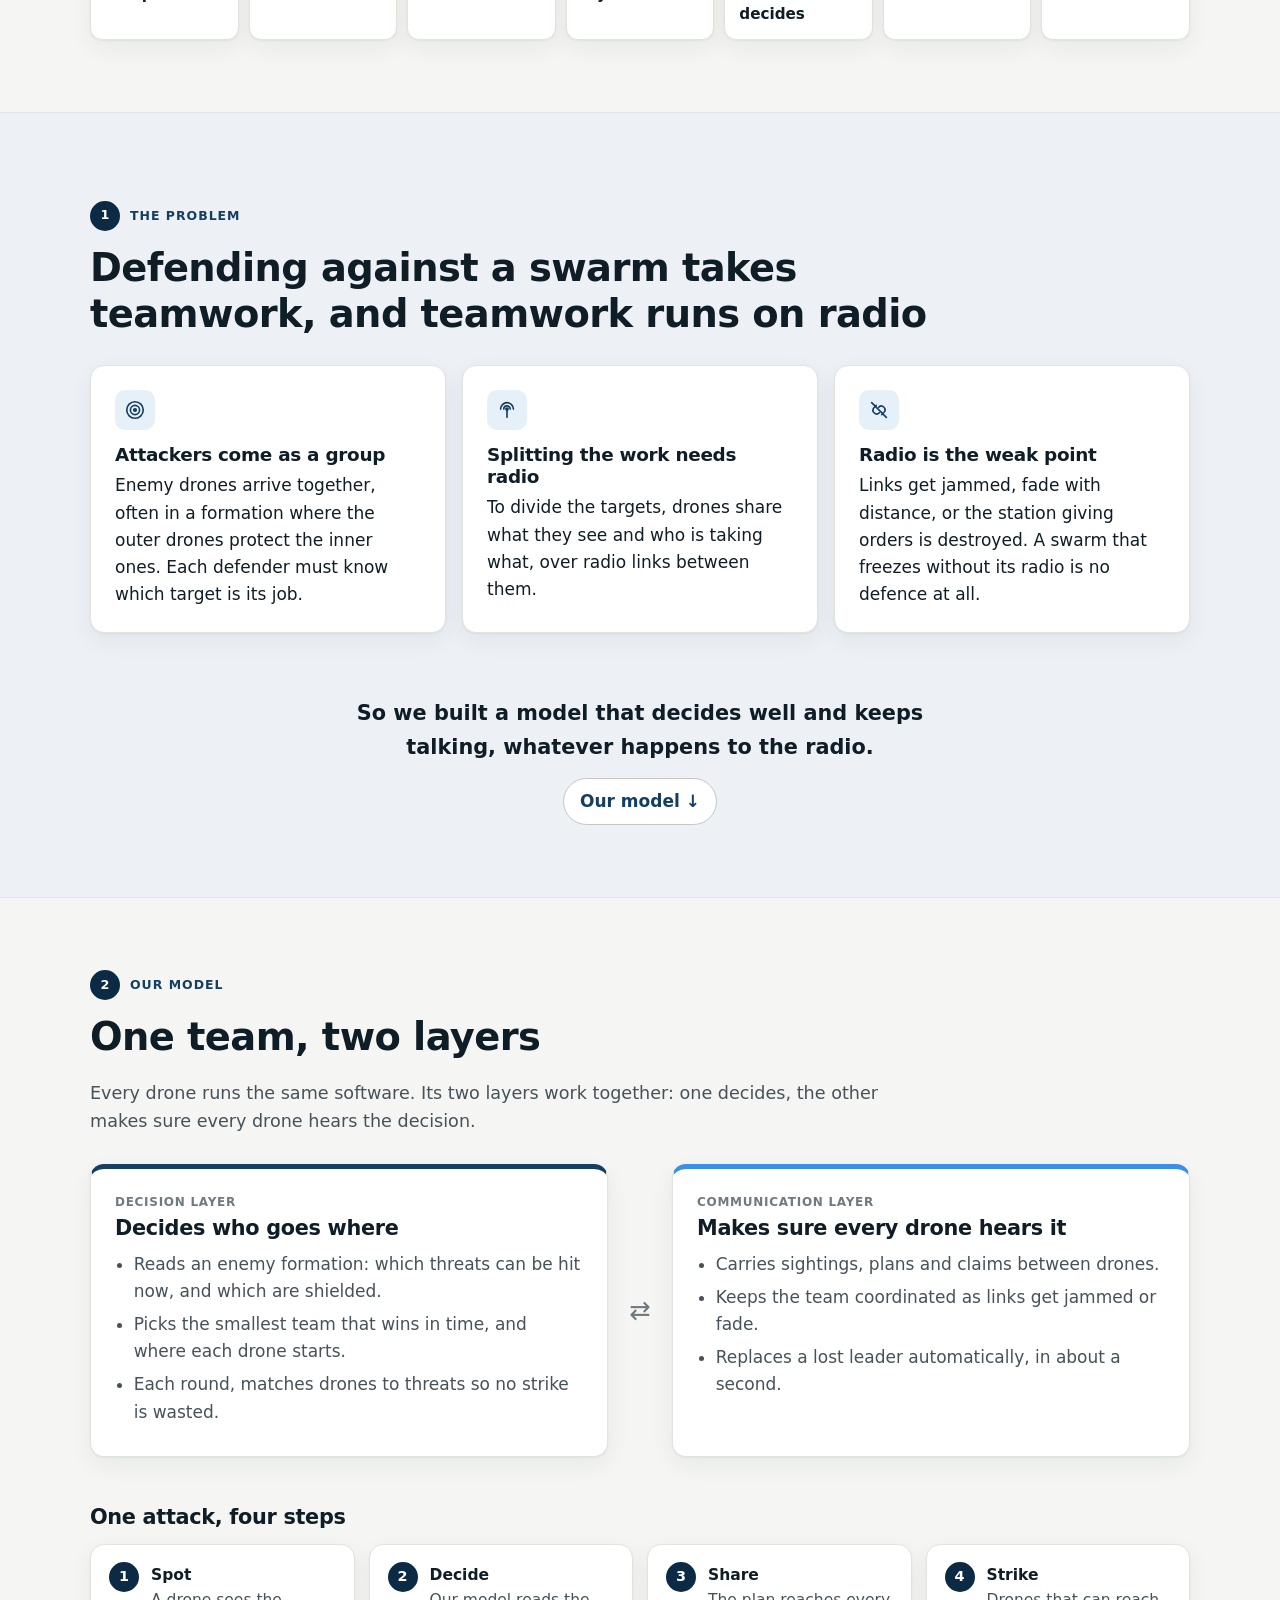
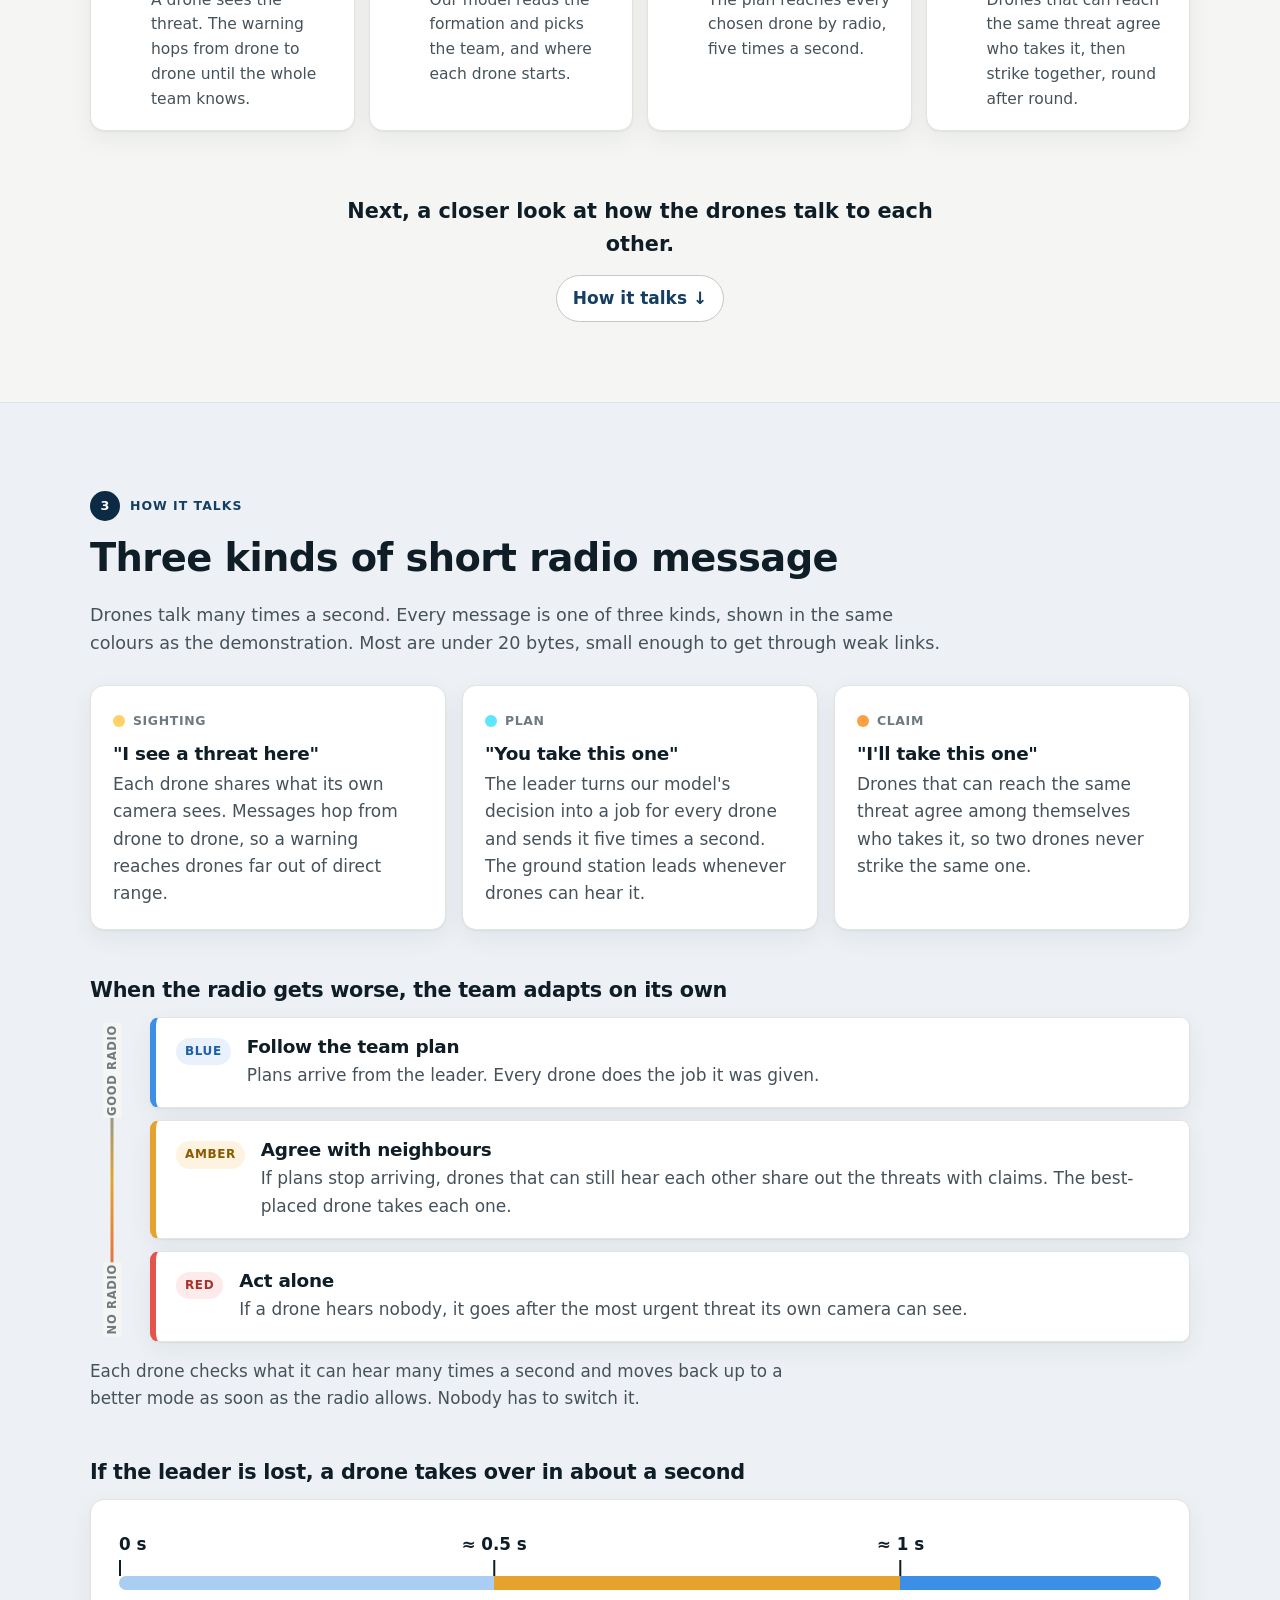
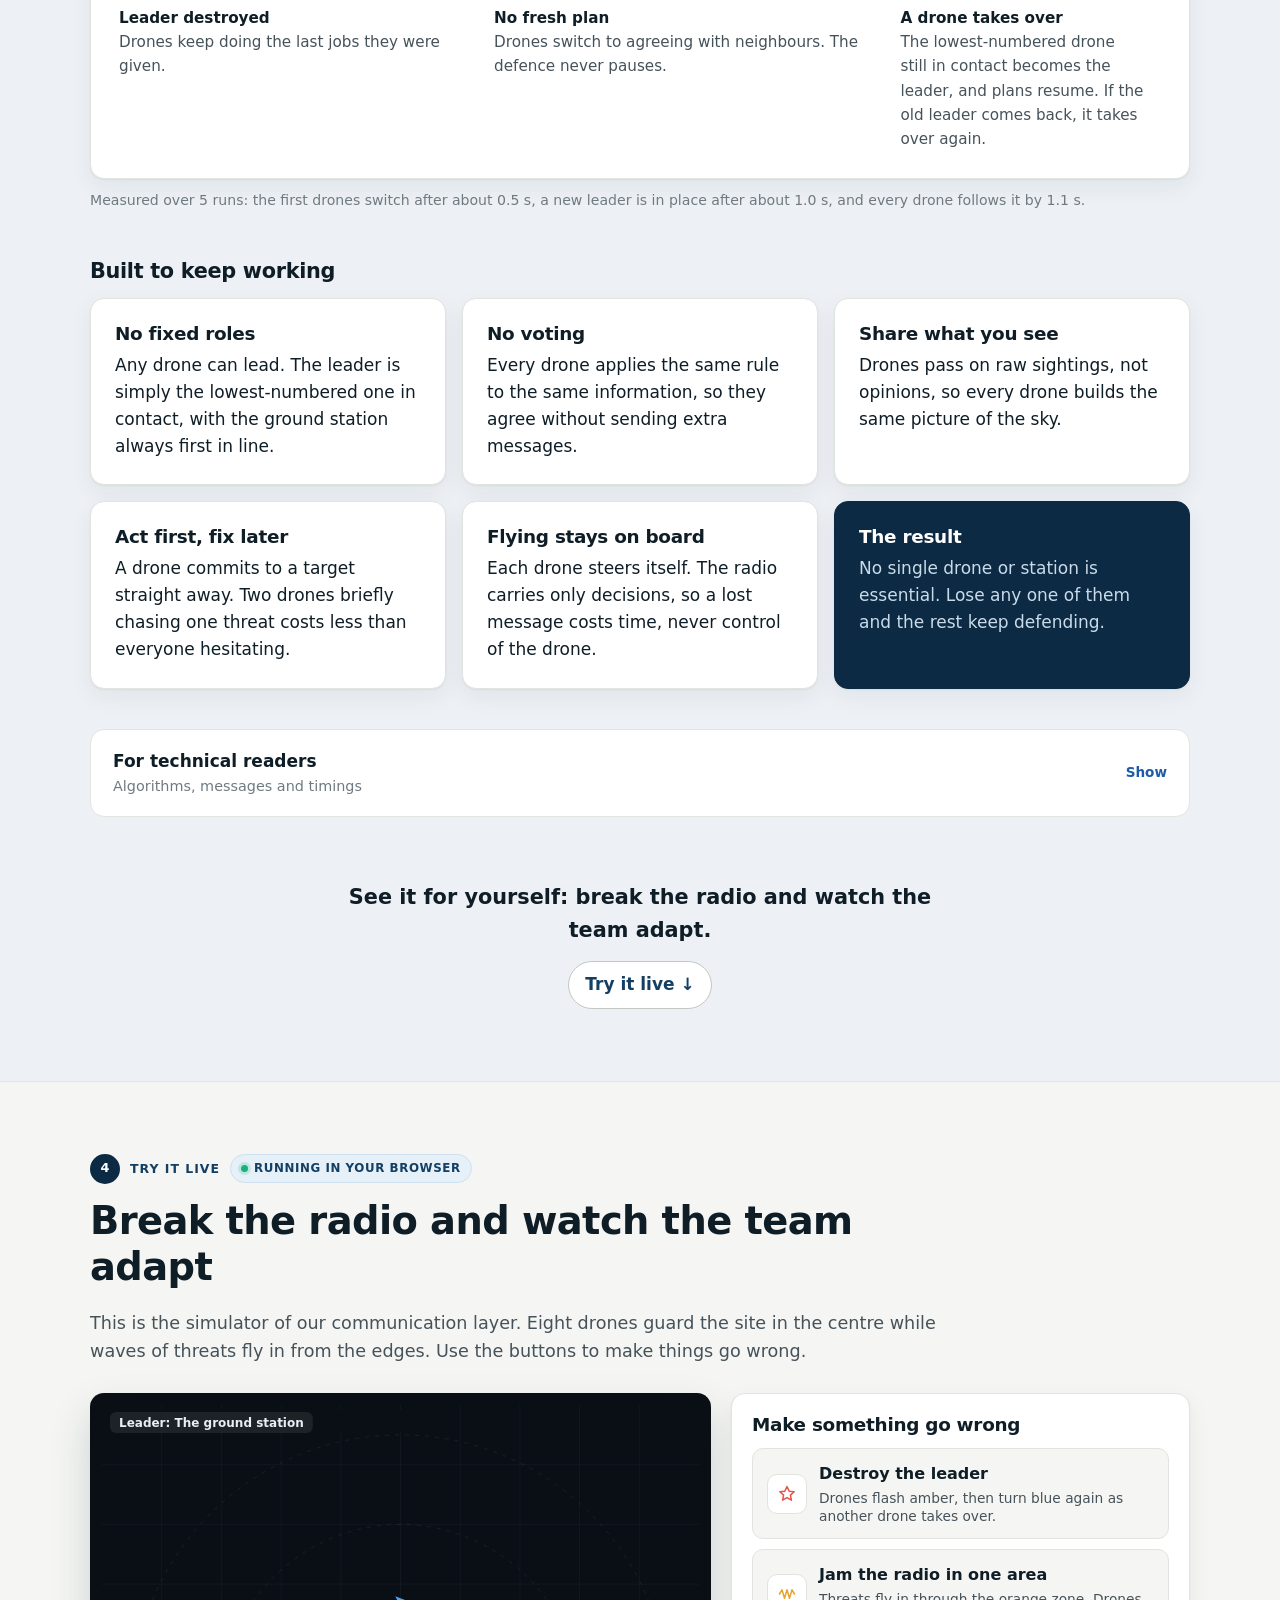
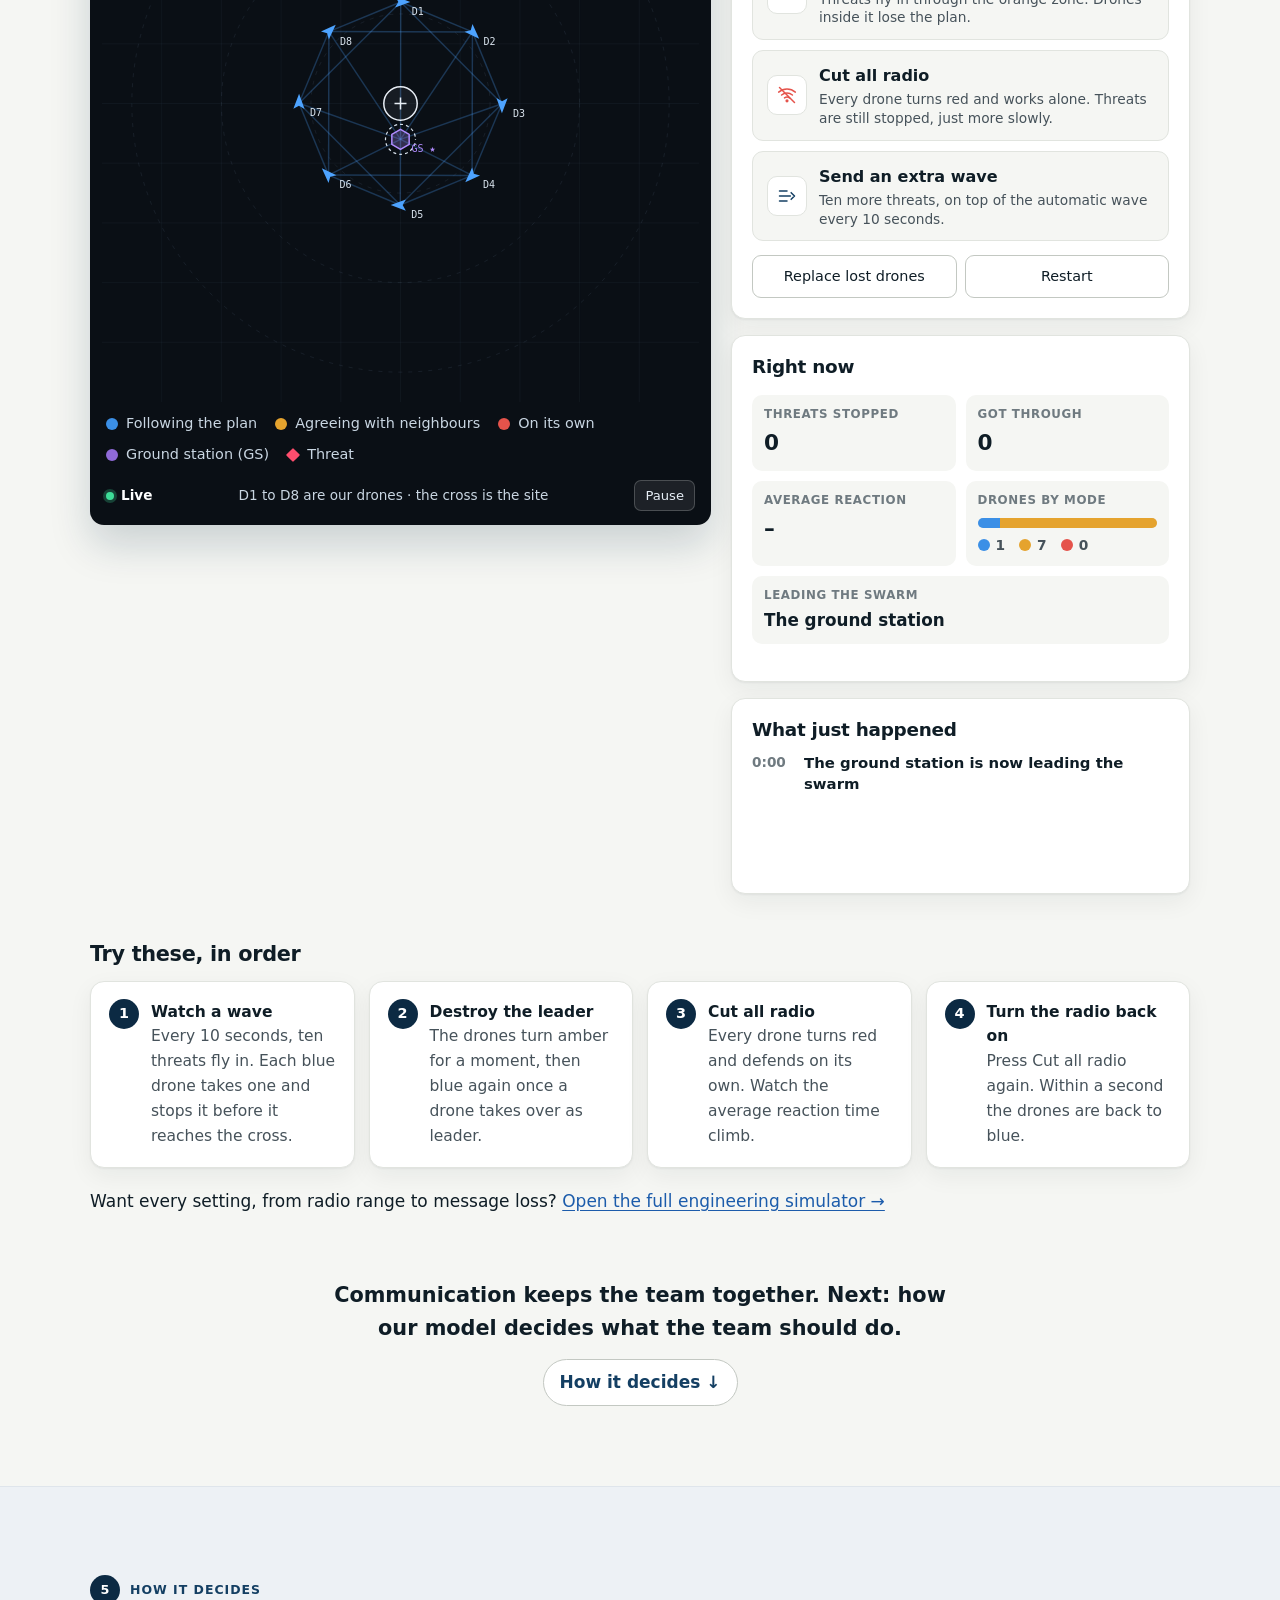
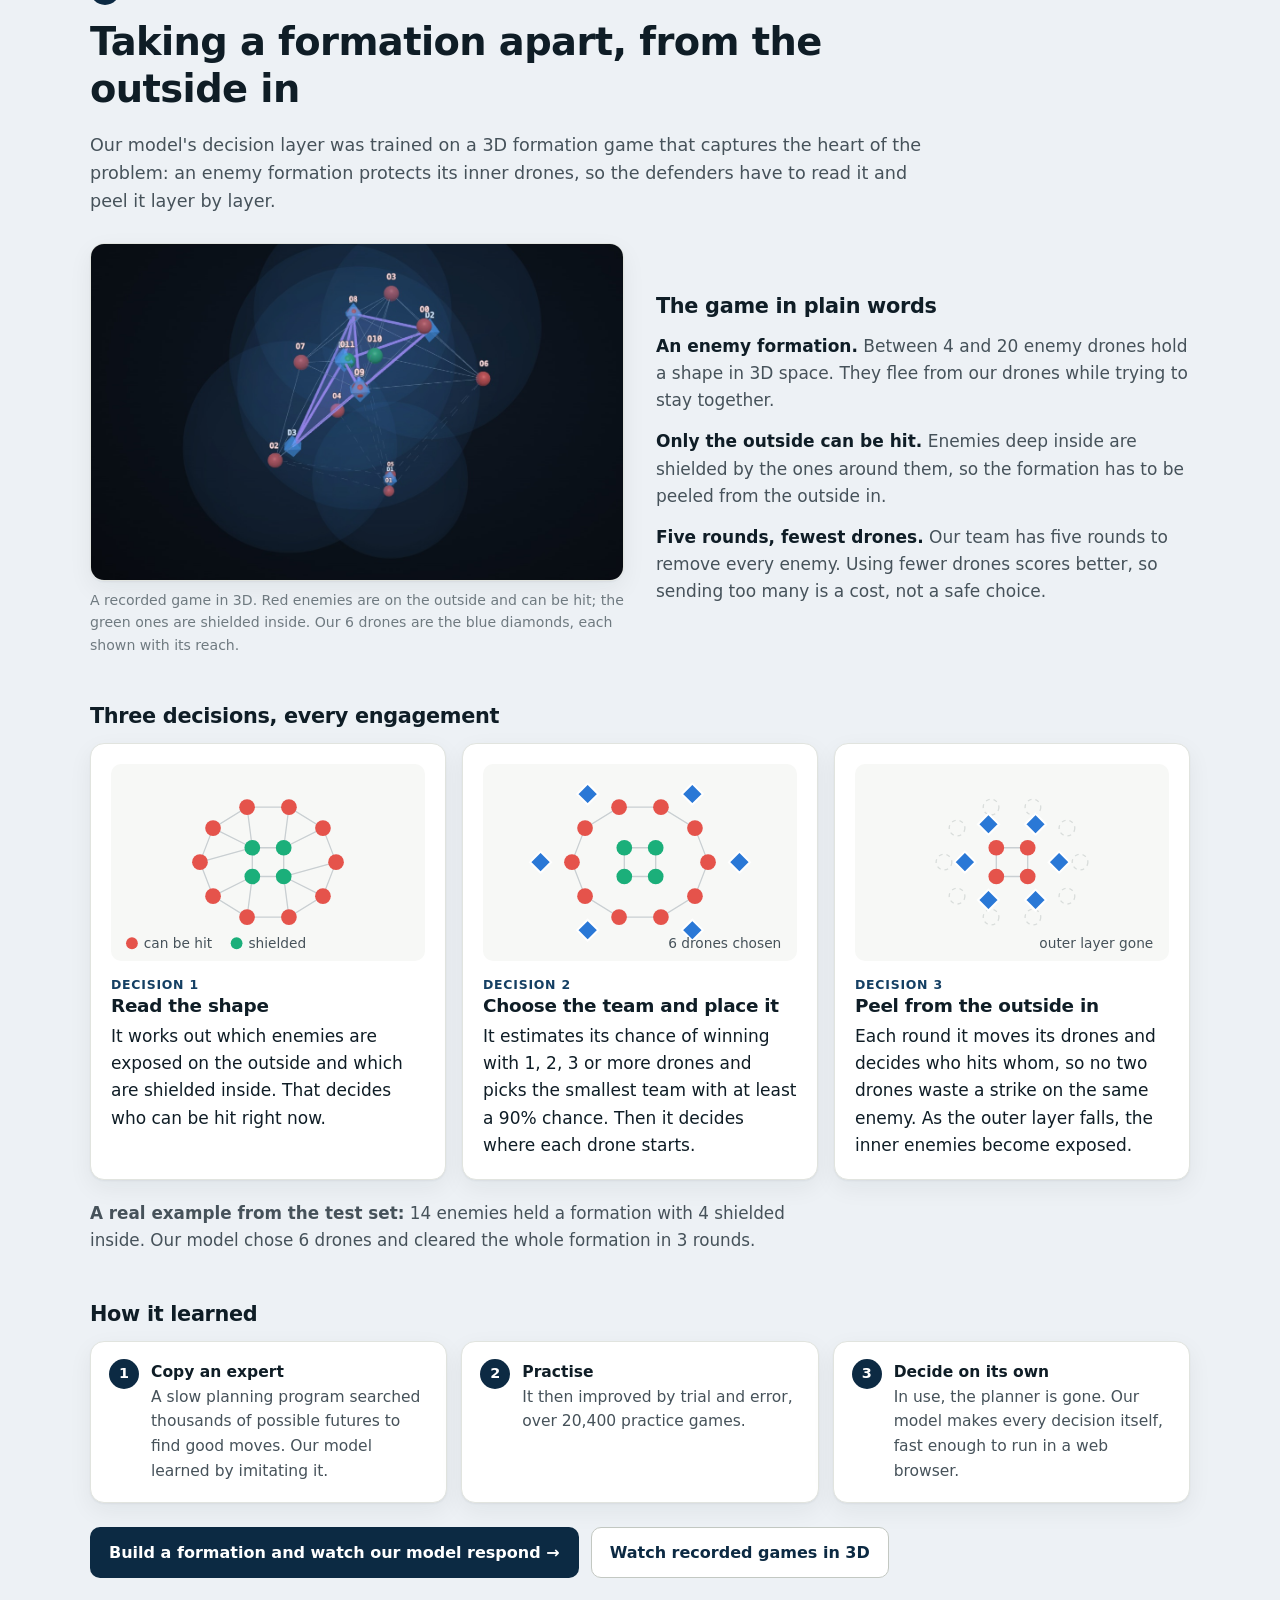
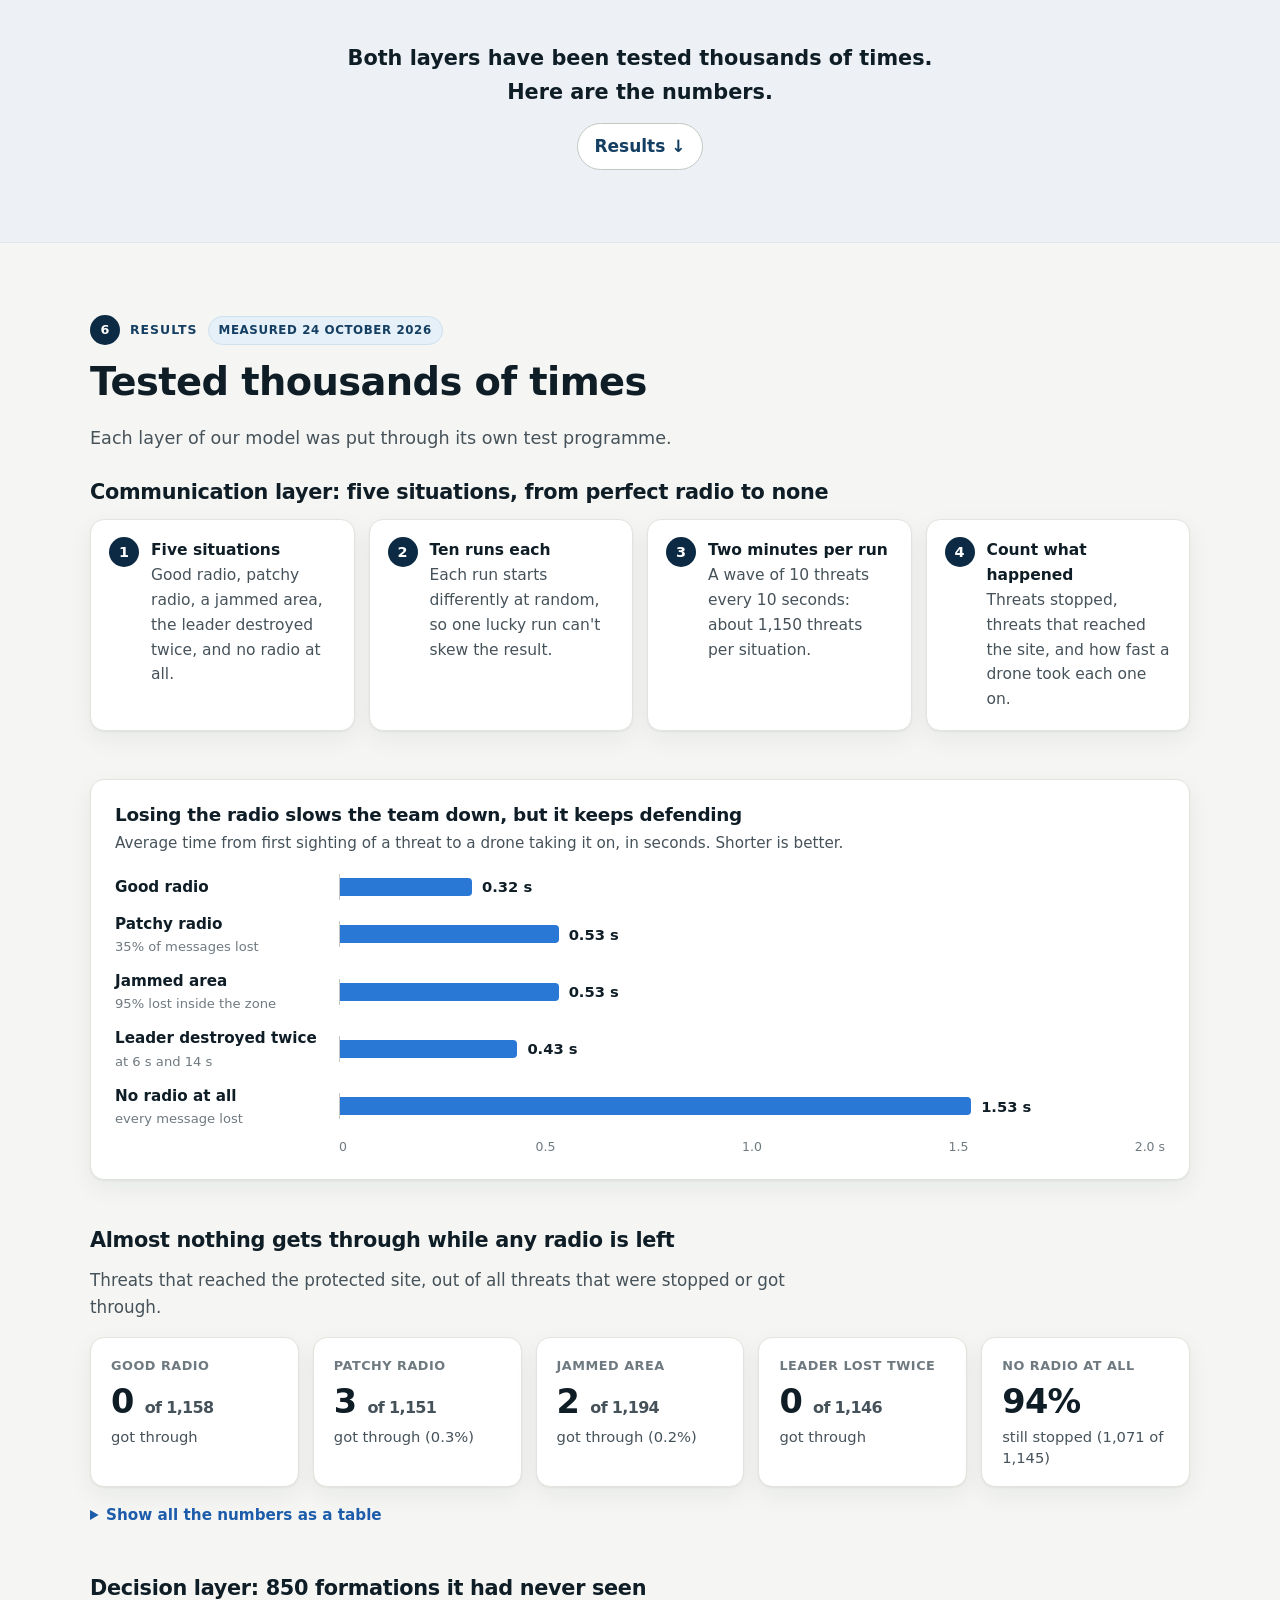
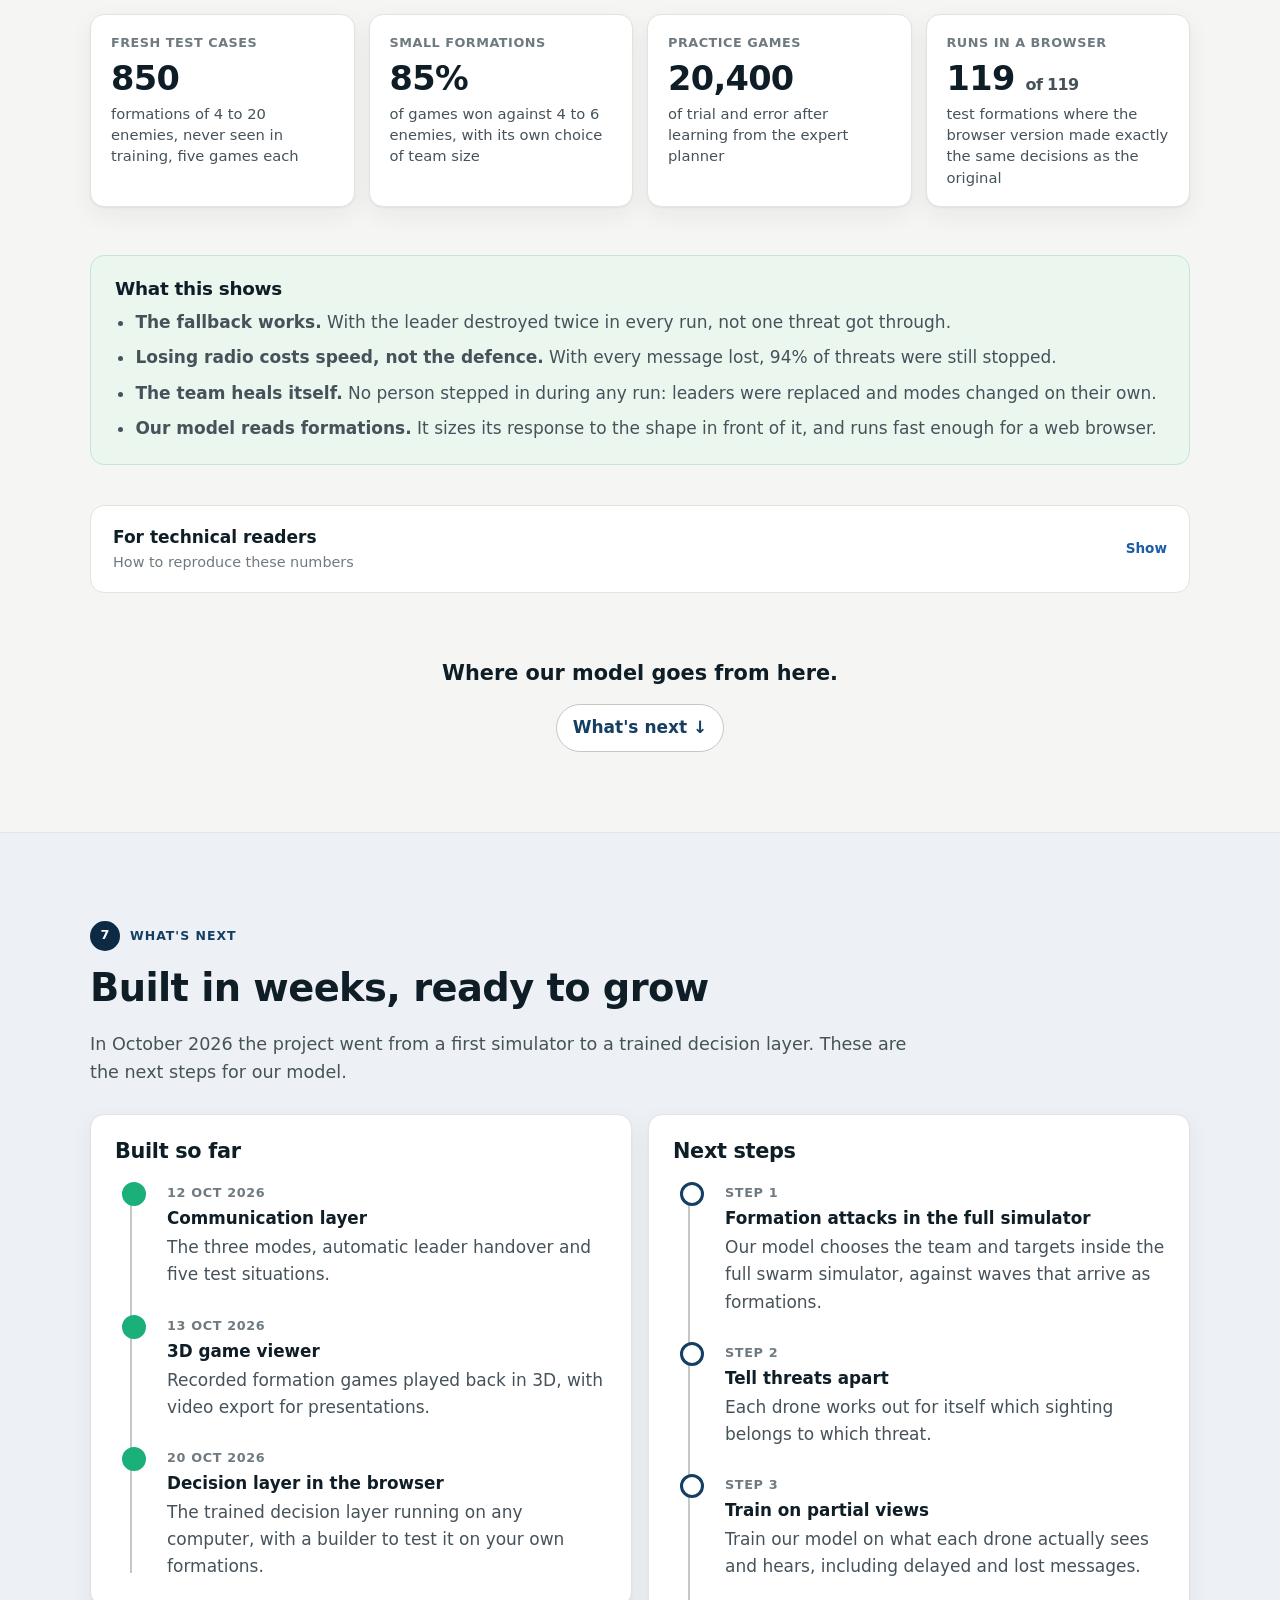
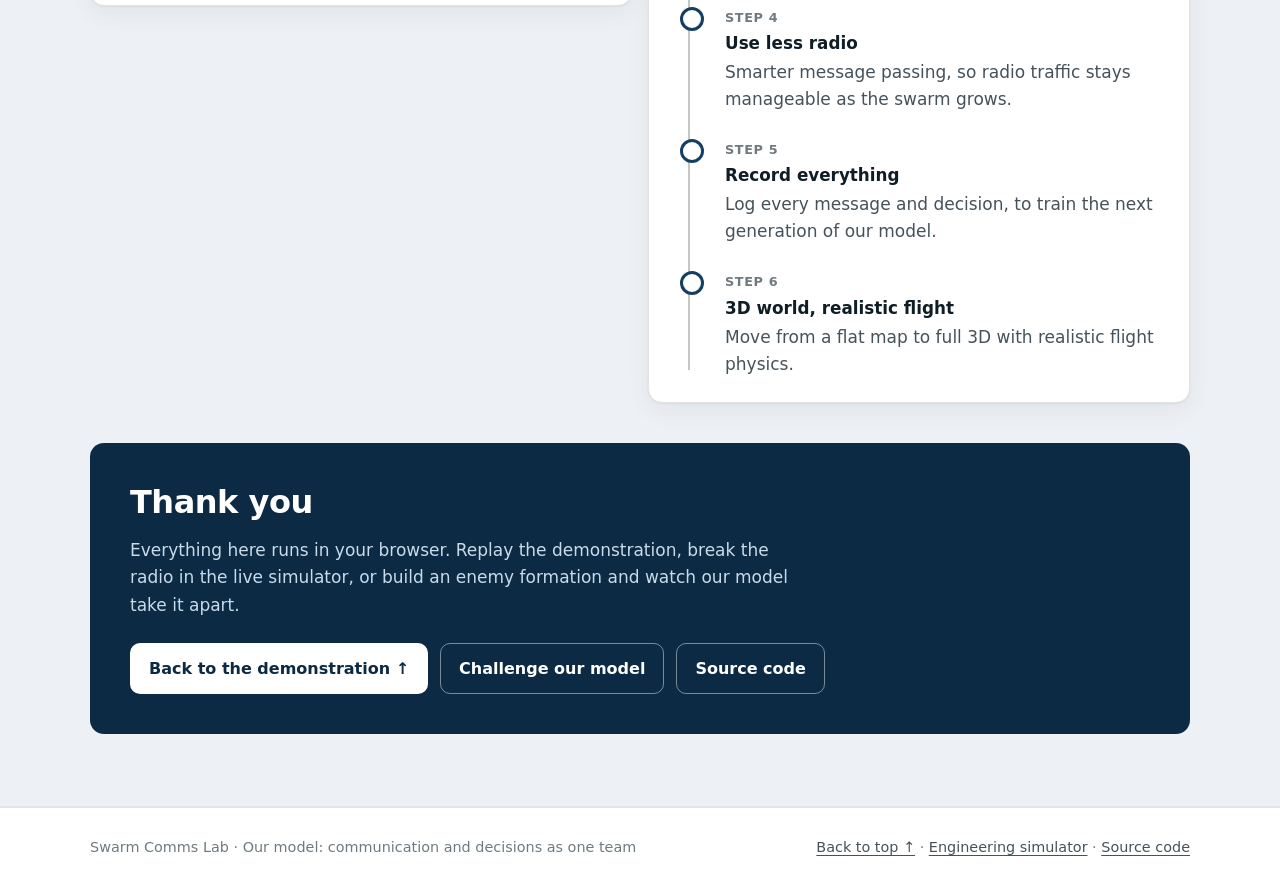
<file: presentation/index.html>
<!doctype html>
<html lang="en">
<head>
<meta charset="utf-8">
<meta name="viewport" content="width=device-width, initial-scale=1">
<title>Swarm Comms Lab · Drones that talk and decide as one team</title>
<meta name="description" content="Our model combines a communication layer that keeps drones coordinated when radio links fail with a decision layer that reads an enemy formation and sends exactly the drones it needs.">
<link rel="stylesheet" href="assets/site.css">
<script src="assets/site.js" defer></script>
<script type="module" src="assets/model-demo.js"></script>
<script type="module" src="assets/demo.js"></script>
</head>
<body>
<a class="skip" href="#main">Skip to content</a>
<header class="site-header" id="top">
  <div class="wrap">
    <a class="brand" href="#top"><svg viewBox="0 0 32 32" aria-hidden="true"><circle cx="16" cy="16" r="15" fill="#fff" fill-opacity=".1"/><path d="M16 9 L9 21 L23 21 Z" fill="none" stroke="#9fc8ef" stroke-width="1.6"/><circle cx="16" cy="9" r="3.2" fill="#4da3ff"/><circle cx="9" cy="21" r="3.2" fill="#4da3ff"/><circle cx="23" cy="21" r="3.2" fill="#4da3ff"/></svg>Swarm Comms Lab</a>
    <button class="menu-toggle" aria-expanded="false" aria-controls="site-nav">Menu</button>
    <nav class="site-nav" id="site-nav" aria-label="Chapters">
      <ul>
        <li><a href="#problem"><span class="step">1</span>The problem</a></li>
        <li><a href="#model"><span class="step">2</span>Our model</a></li>
        <li><a href="#talk"><span class="step">3</span>How it talks</a></li>
        <li><a href="#live"><span class="step">4</span>Try it live</a></li>
        <li><a href="#decide"><span class="step">5</span>How it decides</a></li>
        <li><a href="#results"><span class="step">6</span>Results</a></li>
        <li><a href="#next"><span class="step">7</span>What's next</a></li>
      </ul>
    </nav>
  </div>
  <div class="progress" aria-hidden="true"></div>
</header>

<main id="main">

  <!-- ======================= Opening: our model in action ======================= -->
  <div class="wrap">
    <section class="hero-model">
      <div class="hero-text">
        <div class="kicker">Swarm Comms Lab <span class="chip"><span class="dot"></span>Our model</span></div>
        <h1>Drones that talk and decide as one team</h1>
        <p class="lead">Our model combines two layers. The communication layer keeps every drone in touch, even when radio links fail. The decision layer reads an enemy formation and sends exactly the drones it needs. Below, the same attack plays out with and without it.</p>
        <div class="actions">
          <a class="btn btn-primary" href="#model">See how it works ↓</a>
          <a class="btn btn-ghost" href="#live">Try it live</a>
        </div>
      </div>

      <div class="demo-card" data-model-demo>
        <div class="head">
          <h2>Demonstration: the same attack, with and without our model</h2>
          <div class="demo-controls">
            <button type="button" data-action="play">Pause</button>
            <button type="button" data-action="restart">Restart</button>
            <select data-speed aria-label="Speed"><option value="0.5">0.5× speed</option><option value="1" selected>1× speed</option></select>
            <input type="range" data-scrub min="0" max="20" step="0.1" value="0" aria-label="Scrub through the demonstration">
            <span data-time>0.0 s</span>
          </div>
        </div>
        <div class="scenes">
          <div class="scene" data-scene="plain">
            <h3><span class="tag">Without</span>Communication alone</h3>
            <canvas aria-label="Communication alone: all 8 drones go for the nearest threats"></canvas>
            <p class="caption" data-caption></p>
            <dl class="mini"><div><dt>Drones sent</dt><dd data-stat="sent">0</dd></div><div><dt>Rounds</dt><dd data-stat="rounds">0</dd></div><div><dt>Blocked hits</dt><dd data-stat="blocked">0</dd></div><div><dt>Got through</dt><dd data-stat="through">0</dd></div></dl>
          </div>
          <div class="scene ours" data-scene="model">
            <h3><span class="tag">Our model</span>Communication + decisions</h3>
            <canvas aria-label="Our model: reads the formation, sends the smallest winning team and takes the formation apart from the outside in"></canvas>
            <p class="caption" data-caption></p>
            <dl class="mini"><div><dt>Drones sent</dt><dd data-stat="sent">0</dd></div><div><dt>Rounds</dt><dd data-stat="rounds">0</dd></div><div><dt>Blocked hits</dt><dd data-stat="blocked">0</dd></div><div><dt>Got through</dt><dd data-stat="through">0</dd></div></dl>
          </div>
        </div>
        <ul class="demo-legend">
          <li><span class="d" style="background:#ffd166"></span>Sighting: "I see a threat"</li>
          <li><span class="d" style="background:#5ee6ff"></span>Plan: the leader assigns jobs</li>
          <li><span class="d" style="background:#ff9f43"></span>Claim: "I'll take this one"</li>
          <li><span class="d" style="background:#4da3ff;border-radius:2px"></span>Our drone</li>
          <li><span class="d" style="background:#b18cff"></span>Leader</li>
          <li><span class="d" style="background:#ff4d6d"></span>Threat, can be hit</li>
          <li><span class="d" style="background:#3ddc97"></span>Threat, shielded</li>
          <li><span class="d" style="background:#9a8c93"></span>Threat, not yet read</li>
        </ul>
        <p class="demo-note">Illustration of how our model works: a small 2D simulation using the formation game's rules.</p>
      </div>
    </section>

    <div class="stats three" style="margin-top:28px">
      <div class="stat"><div class="label">Leader destroyed twice</div><div class="value">0 <small>of 1,146</small></div><div class="note">threats got through in our tests</div></div>
      <div class="stat"><div class="label">Every radio message lost</div><div class="value">94%</div><div class="note">of threats still stopped</div></div>
      <div class="stat"><div class="label">Lost leader replaced</div><div class="value">≈ 1 s</div><div class="note">automatically, with no person involved</div></div>
    </div>

    <h2 class="sub-h" style="margin-top:48px">In this presentation</h2>
    <ol class="agenda">
      <li><a href="#problem">The problem</a></li>
      <li><a href="#model">Our model</a></li>
      <li><a href="#talk">How it talks</a></li>
      <li><a href="#live">Try it live</a></li>
      <li><a href="#decide">How it decides</a></li>
      <li><a href="#results">Results</a></li>
      <li><a href="#next">What's next</a></li>
    </ol>
  </div>

  <!-- ======================= 1. Problem ======================= -->
  <section class="chapter band" id="problem">
    <div class="wrap">
      <div class="chapter-head">
        <div class="kicker"><span class="num">1</span>The problem</div>
        <h2>Defending against a swarm takes teamwork, and teamwork runs on radio</h2>
      </div>
      <div class="grid-3">
        <div class="card">
          <div class="icon-badge"><svg viewBox="0 0 24 24" fill="none" stroke="currentColor" stroke-width="1.8" stroke-linecap="round" aria-hidden="true"><circle cx="12" cy="12" r="9"/><circle cx="12" cy="12" r="5"/><circle cx="12" cy="12" r="1.4" fill="currentColor"/></svg></div>
          <h3>Attackers come as a group</h3>
          <p>Enemy drones arrive together, often in a formation where the outer drones protect the inner ones. Each defender must know which target is its job.</p>
        </div>
        <div class="card">
          <div class="icon-badge"><svg viewBox="0 0 24 24" fill="none" stroke="currentColor" stroke-width="1.8" stroke-linecap="round" aria-hidden="true"><path d="M5 11a7 7 0 0 1 14 0M8.5 11a3.5 3.5 0 0 1 7 0"/><circle cx="12" cy="11" r="1.2" fill="currentColor"/><path d="M12 12.5V20"/></svg></div>
          <h3>Splitting the work needs radio</h3>
          <p>To divide the targets, drones share what they see and who is taking what, over radio links between them.</p>
        </div>
        <div class="card">
          <div class="icon-badge"><svg viewBox="0 0 24 24" fill="none" stroke="currentColor" stroke-width="1.8" stroke-linecap="round" aria-hidden="true"><path d="M9 7 6.5 9.5a4 4 0 0 0 5.7 5.6M15 17l2.5-2.5a4 4 0 0 0-5.7-5.6M4 4l16 16"/></svg></div>
          <h3>Radio is the weak point</h3>
          <p>Links get jammed, fade with distance, or the station giving orders is destroyed. A swarm that freezes without its radio is no defence at all.</p>
        </div>
      </div>
      <div class="bridge">
        <p>So we built a model that decides well and keeps talking, whatever happens to the radio.</p>
        <a href="#model">Our model ↓</a>
      </div>
    </div>
  </section>

  <!-- ======================= 2. Our model ======================= -->
  <section class="chapter" id="model">
    <div class="wrap">
      <div class="chapter-head">
        <div class="kicker"><span class="num">2</span>Our model</div>
        <h2>One team, two layers</h2>
        <p>Every drone runs the same software. Its two layers work together: one decides, the other makes sure every drone hears the decision.</p>
      </div>
      <div class="layers">
        <div class="layer decide">
          <div class="k">Decision layer</div>
          <h3>Decides who goes where</h3>
          <ul>
            <li>Reads an enemy formation: which threats can be hit now, and which are shielded.</li>
            <li>Picks the smallest team that wins in time, and where each drone starts.</li>
            <li>Each round, matches drones to threats so no strike is wasted.</li>
          </ul>
        </div>
        <div class="link" aria-hidden="true">⇄</div>
        <div class="layer talk">
          <div class="k">Communication layer</div>
          <h3>Makes sure every drone hears it</h3>
          <ul>
            <li>Carries sightings, plans and claims between drones.</li>
            <li>Keeps the team coordinated as links get jammed or fade.</li>
            <li>Replaces a lost leader automatically, in about a second.</li>
          </ul>
        </div>
      </div>

      <div class="section">
        <h3 class="sub-h">One attack, four steps</h3>
        <ol class="steps">
          <li><b>Spot</b>A drone sees the threat. The warning hops from drone to drone until the whole team knows.</li>
          <li><b>Decide</b>Our model reads the formation and picks the team, and where each drone starts.</li>
          <li><b>Share</b>The plan reaches every chosen drone by radio, five times a second.</li>
          <li><b>Strike</b>Drones that can reach the same threat agree who takes it, then strike together, round after round.</li>
        </ol>
      </div>

      <div class="bridge">
        <p>Next, a closer look at how the drones talk to each other.</p>
        <a href="#talk">How it talks ↓</a>
      </div>
    </div>
  </section>

  <!-- ======================= 3. How it talks ======================= -->
  <section class="chapter band" id="talk">
    <div class="wrap">
      <div class="chapter-head">
        <div class="kicker"><span class="num">3</span>How it talks</div>
        <h2>Three kinds of short radio message</h2>
        <p>Drones talk many times a second. Every message is one of three kinds, shown in the same colours as the demonstration. Most are under 20 bytes, small enough to get through weak links.</p>
      </div>
      <div class="msgs">
        <div class="msg">
          <div class="say"><i style="background:#ffd166"></i>Sighting</div>
          <h3>"I see a threat here"</h3>
          <p>Each drone shares what its own camera sees. Messages hop from drone to drone, so a warning reaches drones far out of direct range.</p>
        </div>
        <div class="msg">
          <div class="say"><i style="background:#5ee6ff"></i>Plan</div>
          <h3>"You take this one"</h3>
          <p>The leader turns our model's decision into a job for every drone and sends it five times a second. The ground station leads whenever drones can hear it.</p>
        </div>
        <div class="msg">
          <div class="say"><i style="background:#ff9f43"></i>Claim</div>
          <h3>"I'll take this one"</h3>
          <p>Drones that can reach the same threat agree among themselves who takes it, so two drones never strike the same one.</p>
        </div>
      </div>

      <div class="section">
        <h3 class="sub-h">When the radio gets worse, the team adapts on its own</h3>
        <div class="ladder">
          <div class="axis" aria-hidden="true"><span>Good radio</span><span>No radio</span></div>
          <div class="mode m3"><span class="tag">Blue</span><h3>Follow the team plan</h3><p>Plans arrive from the leader. Every drone does the job it was given.</p></div>
          <div class="mode m2"><span class="tag">Amber</span><h3>Agree with neighbours</h3><p>If plans stop arriving, drones that can still hear each other share out the threats with claims. The best-placed drone takes each one.</p></div>
          <div class="mode m1"><span class="tag">Red</span><h3>Act alone</h3><p>If a drone hears nobody, it goes after the most urgent threat its own camera can see.</p></div>
        </div>
        <p class="intro" style="margin-top:16px">Each drone checks what it can hear many times a second and moves back up to a better mode as soon as the radio allows. Nobody has to switch it.</p>
      </div>

      <div class="section">
        <h3 class="sub-h">If the leader is lost, a drone takes over in about a second</h3>
        <div class="card timeline">
          <div class="tl-marks" aria-hidden="true">
            <div class="tl-mark" style="left:0%;transform:none;text-align:left"><div class="t">0 s</div><div class="pin" style="margin-left:0"></div></div>
            <div class="tl-mark" style="left:36%"><div class="t">≈ 0.5 s</div><div class="pin"></div></div>
            <div class="tl-mark" style="left:75%"><div class="t">≈ 1 s</div><div class="pin"></div></div>
          </div>
          <div class="tl-track" role="img" aria-label="Timeline: leader destroyed at 0 seconds, drones switch to agreeing with neighbours after about half a second, a drone takes over as leader after about one second">
            <div class="seg" style="width:36%;background:#a9cdf3"></div>
            <div class="seg" style="width:39%;background:var(--m2)"></div>
            <div class="seg" style="width:25%;background:var(--m3)"></div>
          </div>
          <div class="tl-labels">
            <div><b>Leader destroyed</b>Drones keep doing the last jobs they were given.</div>
            <div><b>No fresh plan</b>Drones switch to agreeing with neighbours. The defence never pauses.</div>
            <div><b>A drone takes over</b>The lowest-numbered drone still in contact becomes the leader, and plans resume. If the old leader comes back, it takes over again.</div>
          </div>
        </div>
        <p class="small muted" style="margin-top:10px">Measured over 5 runs: the first drones switch after about 0.5 s, a new leader is in place after about 1.0 s, and every drone follows it by 1.1 s.</p>
      </div>

      <div class="section">
        <h3 class="sub-h">Built to keep working</h3>
        <div class="grid-3">
          <div class="card"><h3>No fixed roles</h3><p>Any drone can lead. The leader is simply the lowest-numbered one in contact, with the ground station always first in line.</p></div>
          <div class="card"><h3>No voting</h3><p>Every drone applies the same rule to the same information, so they agree without sending extra messages.</p></div>
          <div class="card"><h3>Share what you see</h3><p>Drones pass on raw sightings, not opinions, so every drone builds the same picture of the sky.</p></div>
          <div class="card"><h3>Act first, fix later</h3><p>A drone commits to a target straight away. Two drones briefly chasing one threat costs less than everyone hesitating.</p></div>
          <div class="card"><h3>Flying stays on board</h3><p>Each drone steers itself. The radio carries only decisions, so a lost message costs time, never control of the drone.</p></div>
          <div class="card" style="background:var(--brand);border-color:var(--brand);color:#fff"><h3>The result</h3><p style="color:#c9dbea">No single drone or station is essential. Lose any one of them and the rest keep defending.</p></div>
        </div>

        <details class="tech">
          <summary><div>For technical readers<span>Algorithms, messages and timings</span></div></summary>
          <div class="body">
            <h4>Assignment</h4>
            <p>The leader computes a globally optimal drone-to-threat assignment with the Hungarian algorithm and broadcasts it as a PLAN at 5 Hz. Without a plan, drones send CLAIMs with a cost; the lowest cost wins and ties go to the lower ID, so every drone resolves conflicts identically without another round of messages.</p>
            <h4>Leader election</h4>
            <p>The coordinator is the lowest ID heard recently. The ground station is ID 0. When it is silent past the leader timeout (1.0 s) the next lowest ID takes over; when a lower ID reappears, the stand-in steps down.</p>
            <h4>Messages</h4>
            <div class="table-wrap">
              <table>
                <thead><tr><th>Type</th><th>Sent by</th><th>Meaning</th><th class="num">Size</th></tr></thead>
                <tbody>
                  <tr><td>STATE</td><td>everyone, 5 Hz</td><td>My position, velocity, target and mode. Doubles as a heartbeat.</td><td class="num">17 B</td></tr>
                  <tr><td>OBS</td><td>anyone seeing threats, 5 Hz</td><td>What my own sensor sees right now (a sighting).</td><td class="num">10 + 7 per threat</td></tr>
                  <tr><td>CLAIM</td><td>drones with a target</td><td>"I'm taking target T at cost C."</td><td class="num">12 B</td></tr>
                  <tr><td>RELEASE</td><td>the drone that intercepts</td><td>"Target T is done."</td><td class="num">11 B</td></tr>
                  <tr><td>PLAN</td><td>leader, 5 Hz</td><td>An assignment for every known drone.</td><td class="num">10 + 2/drone + 7/target</td></tr>
                  <tr><td>ELECT</td><td>a new leader</td><td>"I'm coordinating now."</td><td class="num">9 B</td></tr>
                </tbody>
              </table>
            </div>
            <p style="margin-top:12px">Every message carries origin, sequence number, timestamp and hop limit (a 9-byte header) and is relayed by flooding up to 3 hops (claims at most 2). Timeouts: plan 0.6 s, contact 0.6 s, leader 1.0 s. Every setting can be changed in the <a href="../index.html">engineering simulator</a>.</p>
          </div>
        </details>
      </div>

      <div class="bridge">
        <p>See it for yourself: break the radio and watch the team adapt.</p>
        <a href="#live">Try it live ↓</a>
      </div>
    </div>
  </section>

  <!-- ======================= 4. Try it live ======================= -->
  <section class="chapter" id="live">
    <div class="wrap">
      <div class="chapter-head">
        <div class="kicker"><span class="num">4</span>Try it live <span class="chip"><span class="dot"></span>Running in your browser</span></div>
        <h2>Break the radio and watch the team adapt</h2>
        <p>This is the simulator of our communication layer. Eight drones guard the site in the centre while waves of threats fly in from the edges. Use the buttons to make things go wrong.</p>
      </div>

      <div class="demo" data-demo>
        <div class="radar-card">
          <canvas aria-label="Live simulation of the drone swarm. Drones circle the site in the centre; threats fly in from the edges."></canvas>
          <ul class="legend on-dark">
            <li><span class="sw m3"></span>Following the plan</li>
            <li><span class="sw m2"></span>Agreeing with neighbours</li>
            <li><span class="sw m1"></span>On its own</li>
            <li><span class="sw gs"></span>Ground station (GS)</li>
            <li><span class="sw enemy"></span>Threat</li>
          </ul>
          <div class="radar-caption"><span class="live">Live</span><span>D1 to D8 are our drones · the cross is the site</span><button type="button" data-action="play">Pause</button></div>
        </div>

        <div>
          <div class="panel">
            <h2>Make something go wrong</h2>
            <div class="controls">
              <button class="ctl" type="button" data-action="kill">
                <span class="ic" style="color:var(--m1)"><svg viewBox="0 0 24 24" fill="none" stroke="currentColor" stroke-width="1.8" stroke-linejoin="round" aria-hidden="true"><path d="M12 3l2.6 5.6 6 .7-4.5 4.1 1.2 6L12 16.4l-5.3 3 1.2-6-4.5-4.1 6-.7z"/></svg></span>
                <b>Destroy the leader</b><span>Drones flash amber, then turn blue again as another drone takes over.</span>
              </button>
              <button class="ctl" type="button" data-action="jam" aria-pressed="false">
                <span class="ic" style="color:var(--m2)"><svg viewBox="0 0 24 24" fill="none" stroke="currentColor" stroke-width="1.8" stroke-linecap="round" stroke-linejoin="round" aria-hidden="true"><path d="M3 12l3-5 3 10 3-10 3 10 3-10 3 5"/></svg></span>
                <b>Jam the radio in one area</b><span>Threats fly in through the orange zone. Drones inside it lose the plan.</span>
              </button>
              <button class="ctl" type="button" data-action="cut" aria-pressed="false">
                <span class="ic" style="color:var(--m1)"><svg viewBox="0 0 24 24" fill="none" stroke="currentColor" stroke-width="1.8" stroke-linecap="round" aria-hidden="true"><path d="M2 8.5a15 15 0 0 1 20 0M5.5 12a10 10 0 0 1 13 0M9 15.5a5 5 0 0 1 6 0"/><circle cx="12" cy="19" r="1" fill="currentColor"/><path d="M3 3l18 18"/></svg></span>
                <b>Cut all radio</b><span>Every drone turns red and works alone. Threats are still stopped, just more slowly.</span>
              </button>
              <button class="ctl" type="button" data-action="wave">
                <span class="ic" style="color:var(--brand-2)"><svg viewBox="0 0 24 24" fill="none" stroke="currentColor" stroke-width="1.8" stroke-linecap="round" stroke-linejoin="round" aria-hidden="true"><path d="M3 6h9M3 12h13M3 18h9M17 8l4 4-4 4"/></svg></span>
                <b>Send an extra wave</b><span>Ten more threats, on top of the automatic wave every 10 seconds.</span>
              </button>
              <div class="ctl-row">
                <button type="button" data-action="respawn">Replace lost drones</button>
                <button type="button" data-action="reset">Restart</button>
              </div>
            </div>
          </div>

          <div class="panel">
            <h2>Right now</h2>
            <dl class="readout">
              <div><dt>Threats stopped</dt><dd data-stat="stopped">0</dd></div>
              <div><dt>Got through</dt><dd data-stat="through">0</dd></div>
              <div><dt>Average reaction</dt><dd data-stat="reaction">–</dd></div>
              <div><dt>Drones by mode</dt><dd style="font-size:1rem">
                <div class="modes-bar" data-modes aria-hidden="true"><i style="background:var(--m3)"></i><i style="background:var(--m2)"></i><i style="background:var(--m1)"></i></div>
                <div class="modes-count"><span><span class="sw m3"></span><span data-stat="m3">0</span></span><span><span class="sw m2"></span><span data-stat="m2">0</span></span><span><span class="sw m1"></span><span data-stat="m1">0</span></span></div>
              </dd></div>
              <div class="wide"><dt>Leading the swarm</dt><dd data-stat="leader">–</dd></div>
            </dl>
          </div>

          <div class="panel">
            <h2>What just happened</h2>
            <ol class="feed" data-feed aria-live="polite"></ol>
          </div>
        </div>
      </div>

      <div class="section">
        <h3 class="sub-h">Try these, in order</h3>
        <ol class="steps">
          <li><b>Watch a wave</b>Every 10 seconds, ten threats fly in. Each blue drone takes one and stops it before it reaches the cross.</li>
          <li><b>Destroy the leader</b>The drones turn amber for a moment, then blue again once a drone takes over as leader.</li>
          <li><b>Cut all radio</b>Every drone turns red and defends on its own. Watch the average reaction time climb.</li>
          <li><b>Turn the radio back on</b>Press Cut all radio again. Within a second the drones are back to blue.</li>
        </ol>
        <p style="margin-top:20px">Want every setting, from radio range to message loss? <a href="../index.html">Open the full engineering simulator →</a></p>
      </div>

      <div class="bridge">
        <p>Communication keeps the team together. Next: how our model decides what the team should do.</p>
        <a href="#decide">How it decides ↓</a>
      </div>
    </div>
  </section>

  <!-- ======================= 5. How it decides ======================= -->
  <section class="chapter band" id="decide">
    <div class="wrap">
      <div class="chapter-head">
        <div class="kicker"><span class="num">5</span>How it decides</div>
        <h2>Taking a formation apart, from the outside in</h2>
        <p>Our model's decision layer was trained on a 3D formation game that captures the heart of the problem: an enemy formation protects its inner drones, so the defenders have to read it and peel it layer by layer.</p>
      </div>

      <div class="grid-2" style="align-items:center;gap:32px">
        <figure class="shot">
          <img src="assets/img/formation-game.jpg" width="1200" height="757" alt="3D view of a recorded game: twelve enemy drones in formation, linked by lines, with six blue diamond-shaped drones placed among them, each surrounded by a translucent sphere." loading="lazy">
          <figcaption>A recorded game in 3D. Red enemies are on the outside and can be hit; the green ones are shielded inside. Our 6 drones are the blue diamonds, each shown with its reach.</figcaption>
        </figure>
        <div>
          <h3 class="sub-h">The game in plain words</h3>
          <ul class="plain-list">
            <li><b>An enemy formation.</b> Between 4 and 20 enemy drones hold a shape in 3D space. They flee from our drones while trying to stay together.</li>
            <li><b>Only the outside can be hit.</b> Enemies deep inside are shielded by the ones around them, so the formation has to be peeled from the outside in.</li>
            <li><b>Five rounds, fewest drones.</b> Our team has five rounds to remove every enemy. Using fewer drones scores better, so sending too many is a cost, not a safe choice.</li>
          </ul>
        </div>
      </div>

      <div class="section">
        <h3 class="sub-h">Three decisions, every engagement</h3>
        <div class="fig-steps">
          <div class="card">
            <svg viewBox="0 0 240 150" role="img" aria-label="A formation of fourteen enemies: ten on the outside marked red, four inside marked green">
              <g stroke="#c9cfd2" stroke-width="1" fill="none">
                <polygon points="172,75 162,101 136,117 104,117 78,101 68,75 78,49 104,33 136,33 162,49"/>
                <path d="M108,64 132,64 132,86 108,86Z M108,64 104,33 M108,64 78,49 M132,64 136,33 M132,64 162,49 M132,86 162,101 M132,86 136,117 M108,86 104,117 M108,86 78,101 M108,64 68,75 M132,86 172,75"/>
              </g>
              <g fill="#e5534b"><circle cx="172" cy="75" r="6"/><circle cx="162" cy="101" r="6"/><circle cx="136" cy="117" r="6"/><circle cx="104" cy="117" r="6"/><circle cx="78" cy="101" r="6"/><circle cx="68" cy="75" r="6"/><circle cx="78" cy="49" r="6"/><circle cx="104" cy="33" r="6"/><circle cx="136" cy="33" r="6"/><circle cx="162" cy="49" r="6"/></g>
              <g fill="#1baf7a"><circle cx="108" cy="64" r="6"/><circle cx="132" cy="64" r="6"/><circle cx="108" cy="86" r="6"/><circle cx="132" cy="86" r="6"/></g>
              <g font-size="10.5" fill="#46525a" font-family="system-ui, sans-serif"><circle cx="16" cy="137" r="4.5" fill="#e5534b"/><text x="25" y="141">can be hit</text><circle cx="96" cy="137" r="4.5" fill="#1baf7a"/><text x="105" y="141">shielded</text></g>
            </svg>
            <div class="n">Decision 1</div>
            <h3>Read the shape</h3>
            <p>It works out which enemies are exposed on the outside and which are shielded inside. That decides who can be hit right now.</p>
          </div>
          <div class="card">
            <svg viewBox="0 0 240 150" role="img" aria-label="The same formation with six blue drones placed around it">
              <g stroke="#c9cfd2" stroke-width="1" fill="none">
                <polygon points="172,75 162,101 136,117 104,117 78,101 68,75 78,49 104,33 136,33 162,49"/>
                <path d="M108,64 132,64 132,86 108,86Z"/>
              </g>
              <g fill="#e5534b"><circle cx="172" cy="75" r="6"/><circle cx="162" cy="101" r="6"/><circle cx="136" cy="117" r="6"/><circle cx="104" cy="117" r="6"/><circle cx="78" cy="101" r="6"/><circle cx="68" cy="75" r="6"/><circle cx="78" cy="49" r="6"/><circle cx="104" cy="33" r="6"/><circle cx="136" cy="33" r="6"/><circle cx="162" cy="49" r="6"/></g>
              <g fill="#1baf7a"><circle cx="108" cy="64" r="6"/><circle cx="132" cy="64" r="6"/><circle cx="108" cy="86" r="6"/><circle cx="132" cy="86" r="6"/></g>
              <g fill="#2a78d6" stroke="#fff" stroke-width="1.5"><path d="M196,67 204,75 196,83 188,75Z"/><path d="M160,119 168,127 160,135 152,127Z"/><path d="M80,119 88,127 80,135 72,127Z"/><path d="M44,67 52,75 44,83 36,75Z"/><path d="M80,15 88,23 80,31 72,23Z"/><path d="M160,15 168,23 160,31 152,23Z"/></g>
              <text x="228" y="141" text-anchor="end" font-size="10.5" fill="#46525a" font-family="system-ui, sans-serif">6 drones chosen</text>
            </svg>
            <div class="n">Decision 2</div>
            <h3>Choose the team and place it</h3>
            <p>It estimates its chance of winning with 1, 2, 3 or more drones and picks the smallest team with at least a 90% chance. Then it decides where each drone starts.</p>
          </div>
          <div class="card">
            <svg viewBox="0 0 240 150" role="img" aria-label="The outer enemies are gone, the four inner enemies are now red and can be hit, and the six blue drones have closed in">
              <g stroke="#d9dddb" stroke-width="1" fill="none" stroke-dasharray="3 3"><circle cx="172" cy="75" r="6"/><circle cx="162" cy="101" r="6"/><circle cx="136" cy="117" r="6"/><circle cx="104" cy="117" r="6"/><circle cx="78" cy="101" r="6"/><circle cx="68" cy="75" r="6"/><circle cx="78" cy="49" r="6"/><circle cx="104" cy="33" r="6"/><circle cx="136" cy="33" r="6"/><circle cx="162" cy="49" r="6"/></g>
              <path d="M108,64 132,64 132,86 108,86Z" stroke="#c9cfd2" stroke-width="1" fill="none"/>
              <g fill="#e5534b"><circle cx="108" cy="64" r="6"/><circle cx="132" cy="64" r="6"/><circle cx="108" cy="86" r="6"/><circle cx="132" cy="86" r="6"/></g>
              <g fill="#2a78d6" stroke="#fff" stroke-width="1.5"><path d="M156,67 164,75 156,83 148,75Z"/><path d="M138,96 146,104 138,112 130,104Z"/><path d="M102,96 110,104 102,112 94,104Z"/><path d="M84,67 92,75 84,83 76,75Z"/><path d="M102,38 110,46 102,54 94,46Z"/><path d="M138,38 146,46 138,54 130,46Z"/></g>
              <text x="228" y="141" text-anchor="end" font-size="10.5" fill="#46525a" font-family="system-ui, sans-serif">outer layer gone</text>
            </svg>
            <div class="n">Decision 3</div>
            <h3>Peel from the outside in</h3>
            <p>Each round it moves its drones and decides who hits whom, so no two drones waste a strike on the same enemy. As the outer layer falls, the inner enemies become exposed.</p>
          </div>
        </div>
        <p class="intro" style="margin-top:20px"><b>A real example from the test set:</b> 14 enemies held a formation with 4 shielded inside. Our model chose 6 drones and cleared the whole formation in 3 rounds.</p>
      </div>

      <div class="section">
        <h3 class="sub-h">How it learned</h3>
        <ol class="steps three">
          <li><b>Copy an expert</b>A slow planning program searched thousands of possible futures to find good moves. Our model learned by imitating it.</li>
          <li><b>Practise</b>It then improved by trial and error, over 20,400 practice games.</li>
          <li><b>Decide on its own</b>In use, the planner is gone. Our model makes every decision itself, fast enough to run in a web browser.</li>
        </ol>
        <div class="actions">
          <a class="btn btn-primary" href="../simplex-game/#builder">Build a formation and watch our model respond →</a>
          <a class="btn btn-ghost" href="../viewer/">Watch recorded games in 3D</a>
        </div>
      </div>

      <div class="bridge">
        <p>Both layers have been tested thousands of times. Here are the numbers.</p>
        <a href="#results">Results ↓</a>
      </div>
    </div>
  </section>

  <!-- ======================= 6. Results ======================= -->
  <section class="chapter" id="results">
    <div class="wrap">
      <div class="chapter-head">
        <div class="kicker"><span class="num">6</span>Results <span class="chip">Measured 24 October 2026</span></div>
        <h2>Tested thousands of times</h2>
        <p>Each layer of our model was put through its own test programme.</p>
      </div>

      <h3 class="sub-h">Communication layer: five situations, from perfect radio to none</h3>
      <ol class="steps">
        <li><b>Five situations</b>Good radio, patchy radio, a jammed area, the leader destroyed twice, and no radio at all.</li>
        <li><b>Ten runs each</b>Each run starts differently at random, so one lucky run can't skew the result.</li>
        <li><b>Two minutes per run</b>A wave of 10 threats every 10 seconds: about 1,150 threats per situation.</li>
        <li><b>Count what happened</b>Threats stopped, threats that reached the site, and how fast a drone took each one on.</li>
      </ol>

      <div class="section">
        <div class="chart-card">
          <h3>Losing the radio slows the team down, but it keeps defending</h3>
          <p class="sub">Average time from first sighting of a threat to a drone taking it on, in seconds. Shorter is better.</p>
          <ul class="bars">
            <li tabindex="0" data-tip="Good radio: 0.32 s average reaction. 0 of 1,158 threats got through."><div class="name">Good radio</div><div class="track"><div class="fill" style="width:16%"></div><span class="val">0.32 s</span></div></li>
            <li tabindex="0" data-tip="Patchy radio (35% of messages lost): 0.53 s average reaction. 3 of 1,151 threats got through."><div class="name">Patchy radio<small>35% of messages lost</small></div><div class="track"><div class="fill" style="width:26.5%"></div><span class="val">0.53 s</span></div></li>
            <li tabindex="0" data-tip="Jammed area (95% of messages lost inside it): 0.53 s average reaction. 2 of 1,194 threats got through."><div class="name">Jammed area<small>95% lost inside the zone</small></div><div class="track"><div class="fill" style="width:26.5%"></div><span class="val">0.53 s</span></div></li>
            <li tabindex="0" data-tip="Leader destroyed at 6 s and again at 14 s: 0.43 s average reaction. 0 of 1,146 threats got through."><div class="name">Leader destroyed twice<small>at 6 s and 14 s</small></div><div class="track"><div class="fill" style="width:21.5%"></div><span class="val">0.43 s</span></div></li>
            <li tabindex="0" data-tip="No radio at all: 1.53 s average reaction. 74 of 1,145 threats got through."><div class="name">No radio at all<small>every message lost</small></div><div class="track"><div class="fill" style="width:76.5%"></div><span class="val">1.53 s</span></div></li>
          </ul>
          <div class="axis-row" aria-hidden="true"><div></div><div class="axis-ticks"><span style="left:0">0</span><span style="left:25%">0.5</span><span style="left:50%">1.0</span><span style="left:75%">1.5</span><span style="left:100%;transform:translateX(-100%)">2.0 s</span></div></div>
        </div>
      </div>

      <div class="section">
        <h3 class="sub-h">Almost nothing gets through while any radio is left</h3>
        <p class="intro">Threats that reached the protected site, out of all threats that were stopped or got through.</p>
        <div class="stats five">
          <div class="stat"><div class="label">Good radio</div><div class="value">0 <small>of 1,158</small></div><div class="note">got through</div></div>
          <div class="stat"><div class="label">Patchy radio</div><div class="value">3 <small>of 1,151</small></div><div class="note">got through (0.3%)</div></div>
          <div class="stat"><div class="label">Jammed area</div><div class="value">2 <small>of 1,194</small></div><div class="note">got through (0.2%)</div></div>
          <div class="stat"><div class="label">Leader lost twice</div><div class="value">0 <small>of 1,146</small></div><div class="note">got through</div></div>
          <div class="stat"><div class="label">No radio at all</div><div class="value">94%</div><div class="note">still stopped (1,071 of 1,145)</div></div>
        </div>
        <details class="more">
          <summary>Show all the numbers as a table</summary>
          <div class="table-wrap">
            <table>
              <thead><tr><th>Situation</th><th>What changes</th><th class="num">Stopped</th><th class="num">Got through</th><th class="num">Average reaction</th><th class="num">Time in blue mode</th></tr></thead>
              <tbody>
                <tr><td>Good radio</td><td>2% of messages lost</td><td class="num">1,158</td><td class="num">0</td><td class="num">0.32 s</td><td class="num">100%</td></tr>
                <tr><td>Patchy radio</td><td>35% lost, shorter range</td><td class="num">1,148</td><td class="num">3</td><td class="num">0.53 s</td><td class="num">96%</td></tr>
                <tr><td>Jammed area</td><td>95% lost inside one zone</td><td class="num">1,192</td><td class="num">2</td><td class="num">0.53 s</td><td class="num">92%</td></tr>
                <tr><td>Leader destroyed twice</td><td>ground station at 6 s, next leader at 14 s</td><td class="num">1,146</td><td class="num">0</td><td class="num">0.43 s</td><td class="num">99%</td></tr>
                <tr><td>No radio at all</td><td>every message lost</td><td class="num">1,071</td><td class="num">74</td><td class="num">1.53 s</td><td class="num">0%</td></tr>
              </tbody>
            </table>
          </div>
          <p class="small muted" style="margin-top:8px">Totals over 10 runs of 2 simulated minutes each. "Time in blue mode" is the share of drone-time spent following the team plan.</p>
        </details>
      </div>

      <div class="section">
        <h3 class="sub-h">Decision layer: 850 formations it had never seen</h3>
        <div class="stats">
          <div class="stat"><div class="label">Fresh test cases</div><div class="value">850</div><div class="note">formations of 4 to 20 enemies, never seen in training, five games each</div></div>
          <div class="stat"><div class="label">Small formations</div><div class="value">85%</div><div class="note">of games won against 4 to 6 enemies, with its own choice of team size</div></div>
          <div class="stat"><div class="label">Practice games</div><div class="value">20,400</div><div class="note">of trial and error after learning from the expert planner</div></div>
          <div class="stat"><div class="label">Runs in a browser</div><div class="value">119 <small>of 119</small></div><div class="note">test formations where the browser version made exactly the same decisions as the original</div></div>
        </div>
      </div>

      <div class="section">
        <div class="callout good">
          <h3>What this shows</h3>
          <ul>
            <li><b>The fallback works.</b> With the leader destroyed twice in every run, not one threat got through.</li>
            <li><b>Losing radio costs speed, not the defence.</b> With every message lost, 94% of threats were still stopped.</li>
            <li><b>The team heals itself.</b> No person stepped in during any run: leaders were replaced and modes changed on their own.</li>
            <li><b>Our model reads formations.</b> It sizes its response to the shape in front of it, and runs fast enough for a web browser.</li>
          </ul>
        </div>

        <details class="tech">
          <summary><div>For technical readers<span>How to reproduce these numbers</span></div></summary>
          <div class="body">
            <p>The five situations are the simulator's built-in presets (Clear skies, Patchy links, Interference zone, Coordinator lost, Total blackout) with 8 drones and a ground station. Each was run with random seeds 1 to 10 for 120 simulated seconds at 60 steps per second. Reaction time is measured from the moment a threat is first seen to the moment a drone targets it; a breach is a threat reaching the protected site.</p>
            <p>From the repository root, run <code>node presentation/tools/bench.mjs</code> to repeat the measurement. Decision-layer figures come from the formation game's final evaluation: 850 test formations, five games each.</p>
          </div>
        </details>
      </div>

      <div class="bridge">
        <p>Where our model goes from here.</p>
        <a href="#next">What's next ↓</a>
      </div>
    </div>
  </section>

  <!-- ======================= 7. What's next ======================= -->
  <section class="chapter band" id="next">
    <div class="wrap">
      <div class="chapter-head">
        <div class="kicker"><span class="num">7</span>What's next</div>
        <h2>Built in weeks, ready to grow</h2>
        <p>In October 2026 the project went from a first simulator to a trained decision layer. These are the next steps for our model.</p>
      </div>
      <div class="grid-2" style="align-items:start">
        <div class="card">
          <h3 class="sub-h">Built so far</h3>
          <ol class="road">
            <li class="done"><span class="when">12 Oct 2026</span><b>Communication layer</b><p>The three modes, automatic leader handover and five test situations.</p></li>
            <li class="done"><span class="when">13 Oct 2026</span><b>3D game viewer</b><p>Recorded formation games played back in 3D, with video export for presentations.</p></li>
            <li class="done"><span class="when">20 Oct 2026</span><b>Decision layer in the browser</b><p>The trained decision layer running on any computer, with a builder to test it on your own formations.</p></li>
          </ol>
        </div>
        <div class="card">
          <h3 class="sub-h">Next steps</h3>
          <ol class="road">
            <li class="next"><span class="when">Step 1</span><b>Formation attacks in the full simulator</b><p>Our model chooses the team and targets inside the full swarm simulator, against waves that arrive as formations.</p></li>
            <li class="next"><span class="when">Step 2</span><b>Tell threats apart</b><p>Each drone works out for itself which sighting belongs to which threat.</p></li>
            <li class="next"><span class="when">Step 3</span><b>Train on partial views</b><p>Train our model on what each drone actually sees and hears, including delayed and lost messages.</p></li>
            <li class="next"><span class="when">Step 4</span><b>Use less radio</b><p>Smarter message passing, so radio traffic stays manageable as the swarm grows.</p></li>
            <li class="next"><span class="when">Step 5</span><b>Record everything</b><p>Log every message and decision, to train the next generation of our model.</p></li>
            <li class="next"><span class="when">Step 6</span><b>3D world, realistic flight</b><p>Move from a flat map to full 3D with realistic flight physics.</p></li>
          </ol>
        </div>
      </div>

      <div class="end-card" style="margin-top:40px">
        <h2>Thank you</h2>
        <p>Everything here runs in your browser. Replay the demonstration, break the radio in the live simulator, or build an enemy formation and watch our model take it apart.</p>
        <div class="actions">
          <a class="btn" style="background:#fff;color:var(--brand)" href="#top">Back to the demonstration ↑</a>
          <a class="btn" style="color:#fff;border-color:rgba(255,255,255,.45)" href="../simplex-game/#builder">Challenge our model</a>
          <a class="btn" style="color:#fff;border-color:rgba(255,255,255,.45)" href="https://github.com/mailabhiramsrinivas-art/swarm-comms-lab">Source code</a>
        </div>
      </div>
    </div>
  </section>
</main>

<footer class="site-footer">
  <div class="wrap">
    <span>Swarm Comms Lab · Our model: communication and decisions as one team</span>
    <span><a href="#top">Back to top ↑</a> · <a href="../index.html">Engineering simulator</a> · <a href="https://github.com/mailabhiramsrinivas-art/swarm-comms-lab">Source code</a></span>
  </div>
</footer>
</body>
</html>
</file>
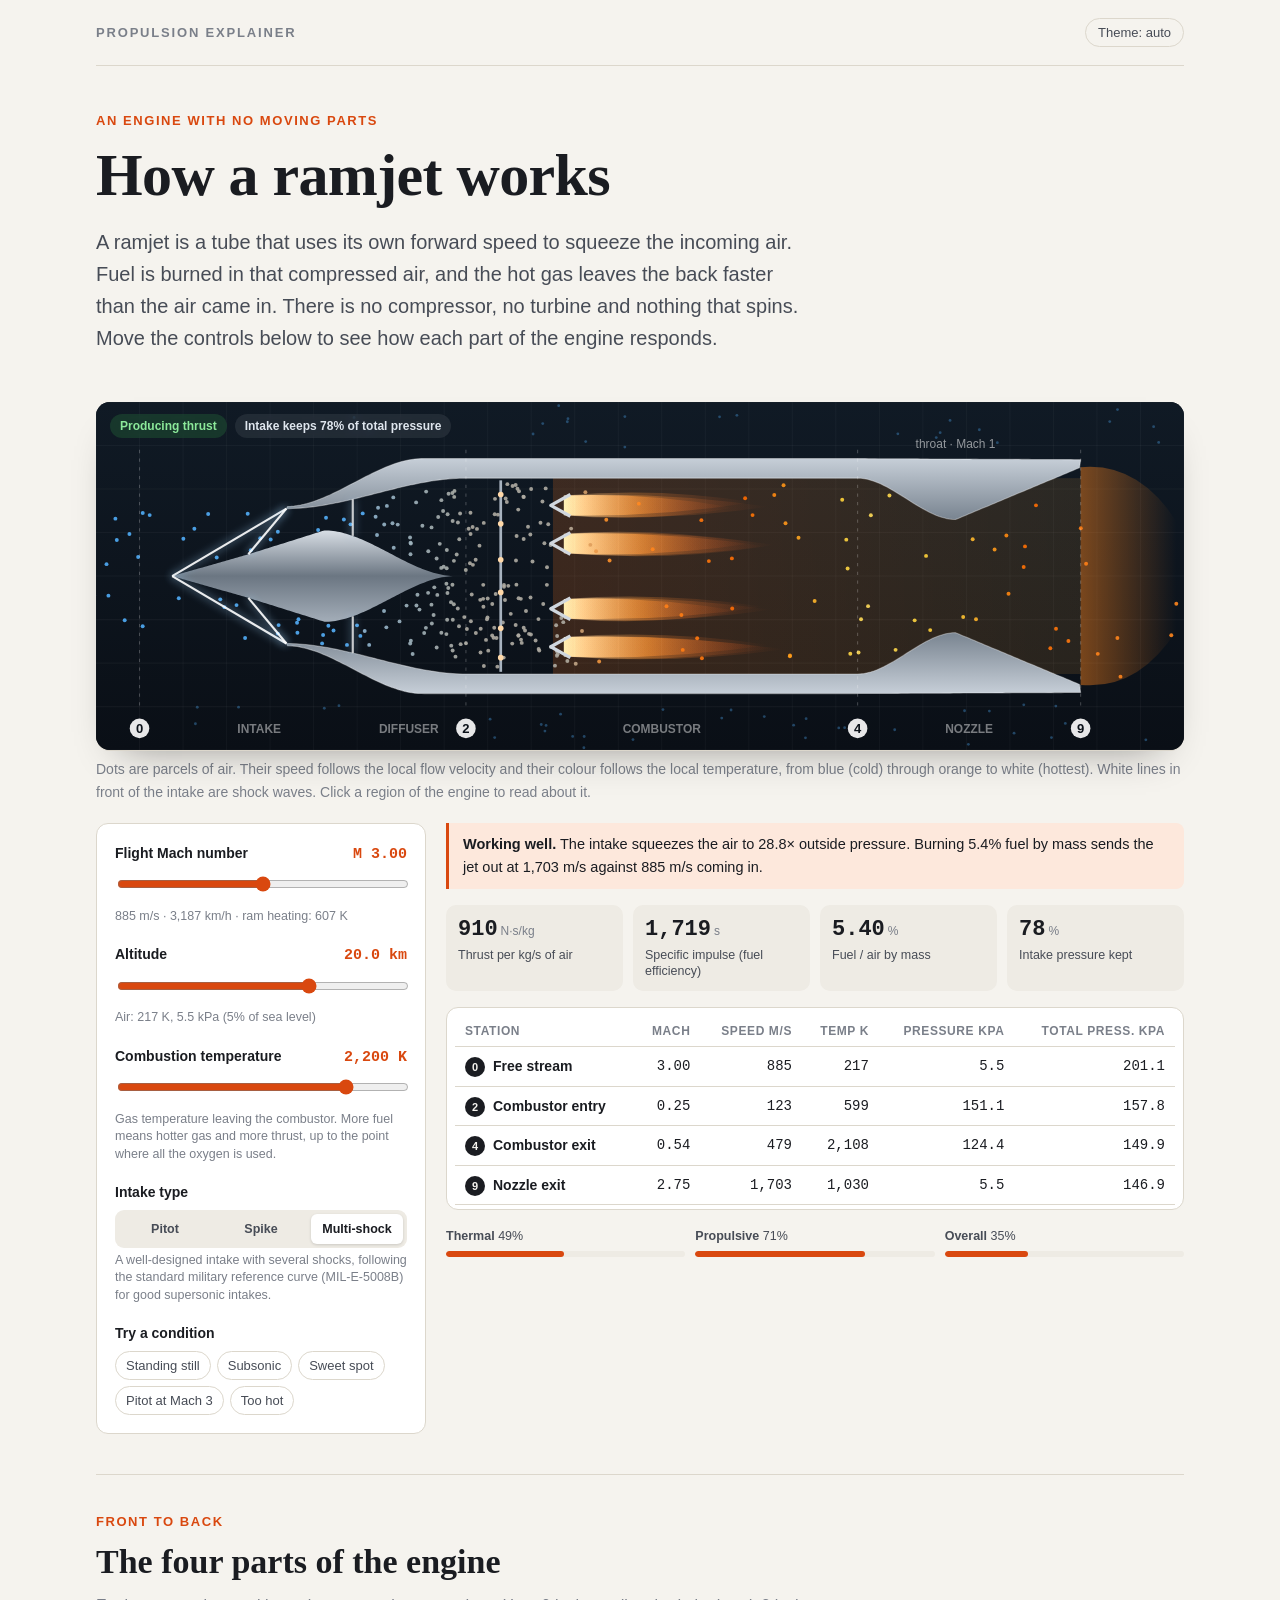
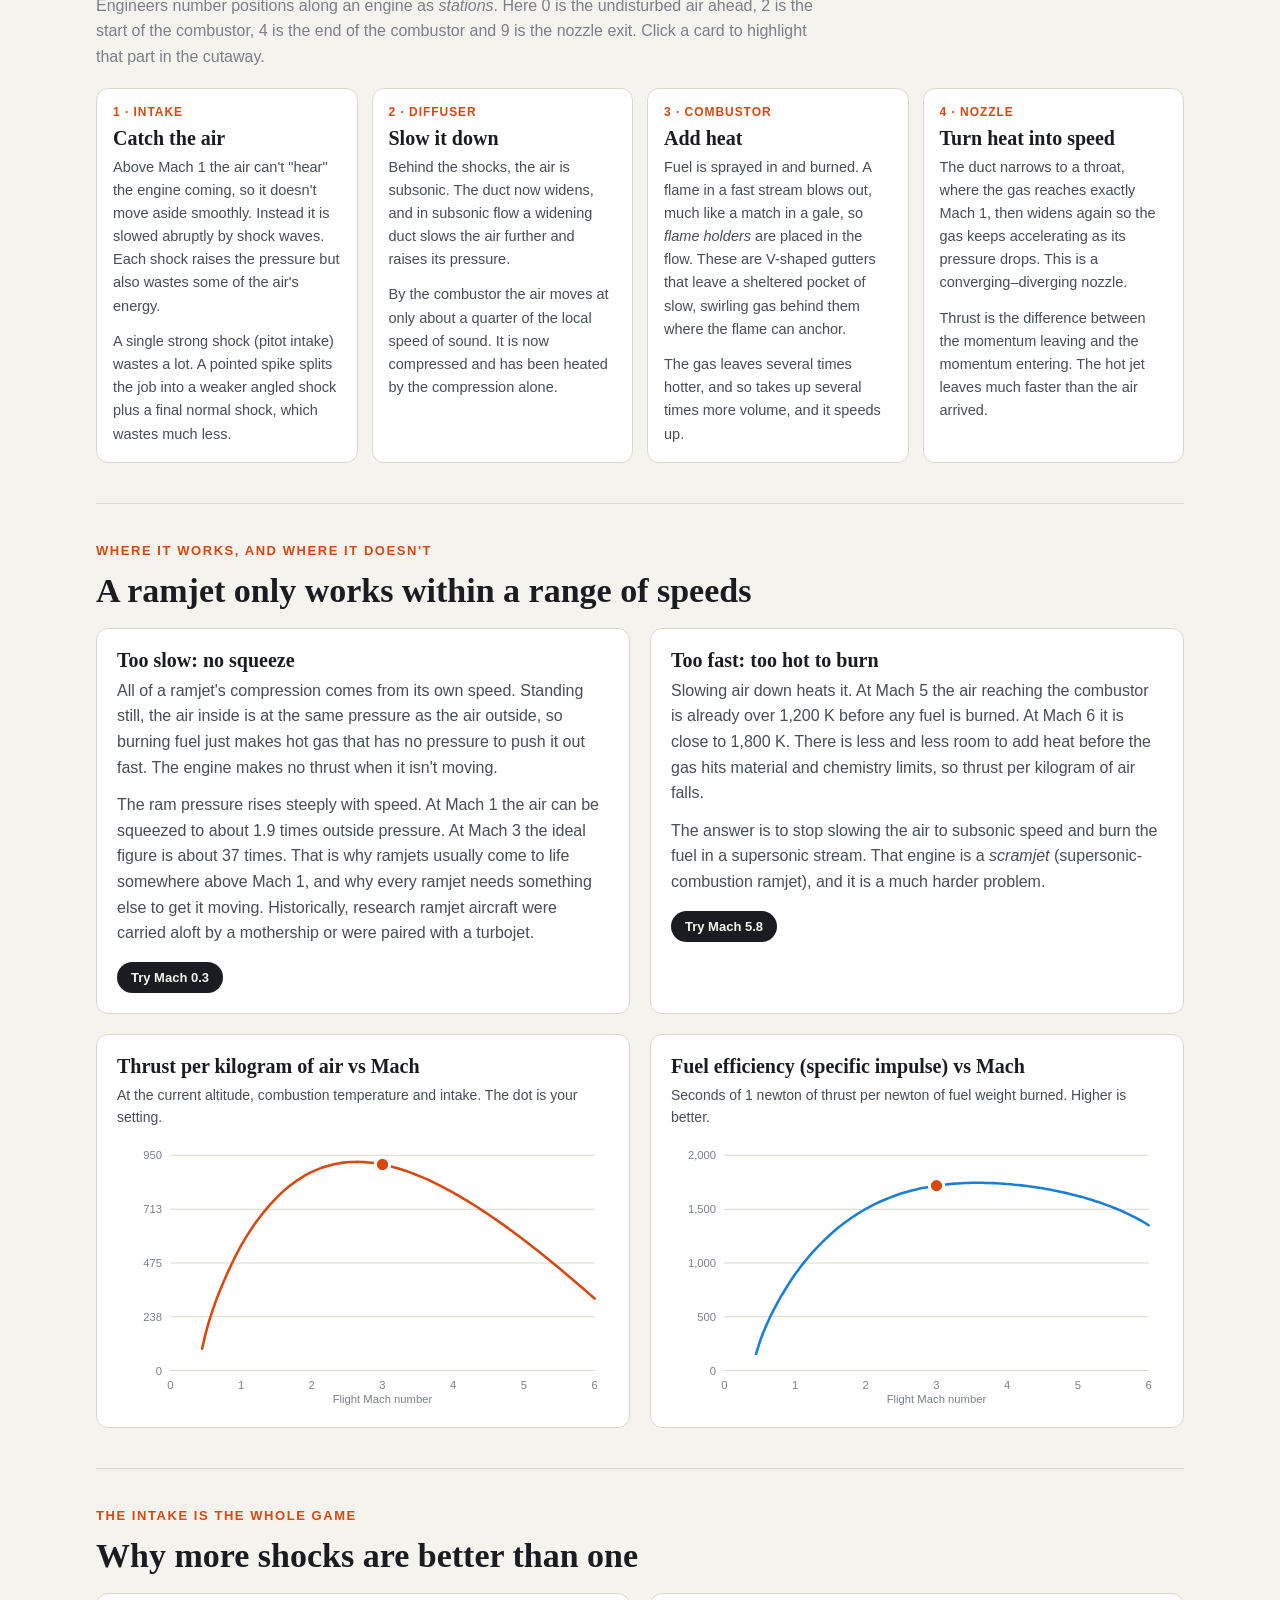
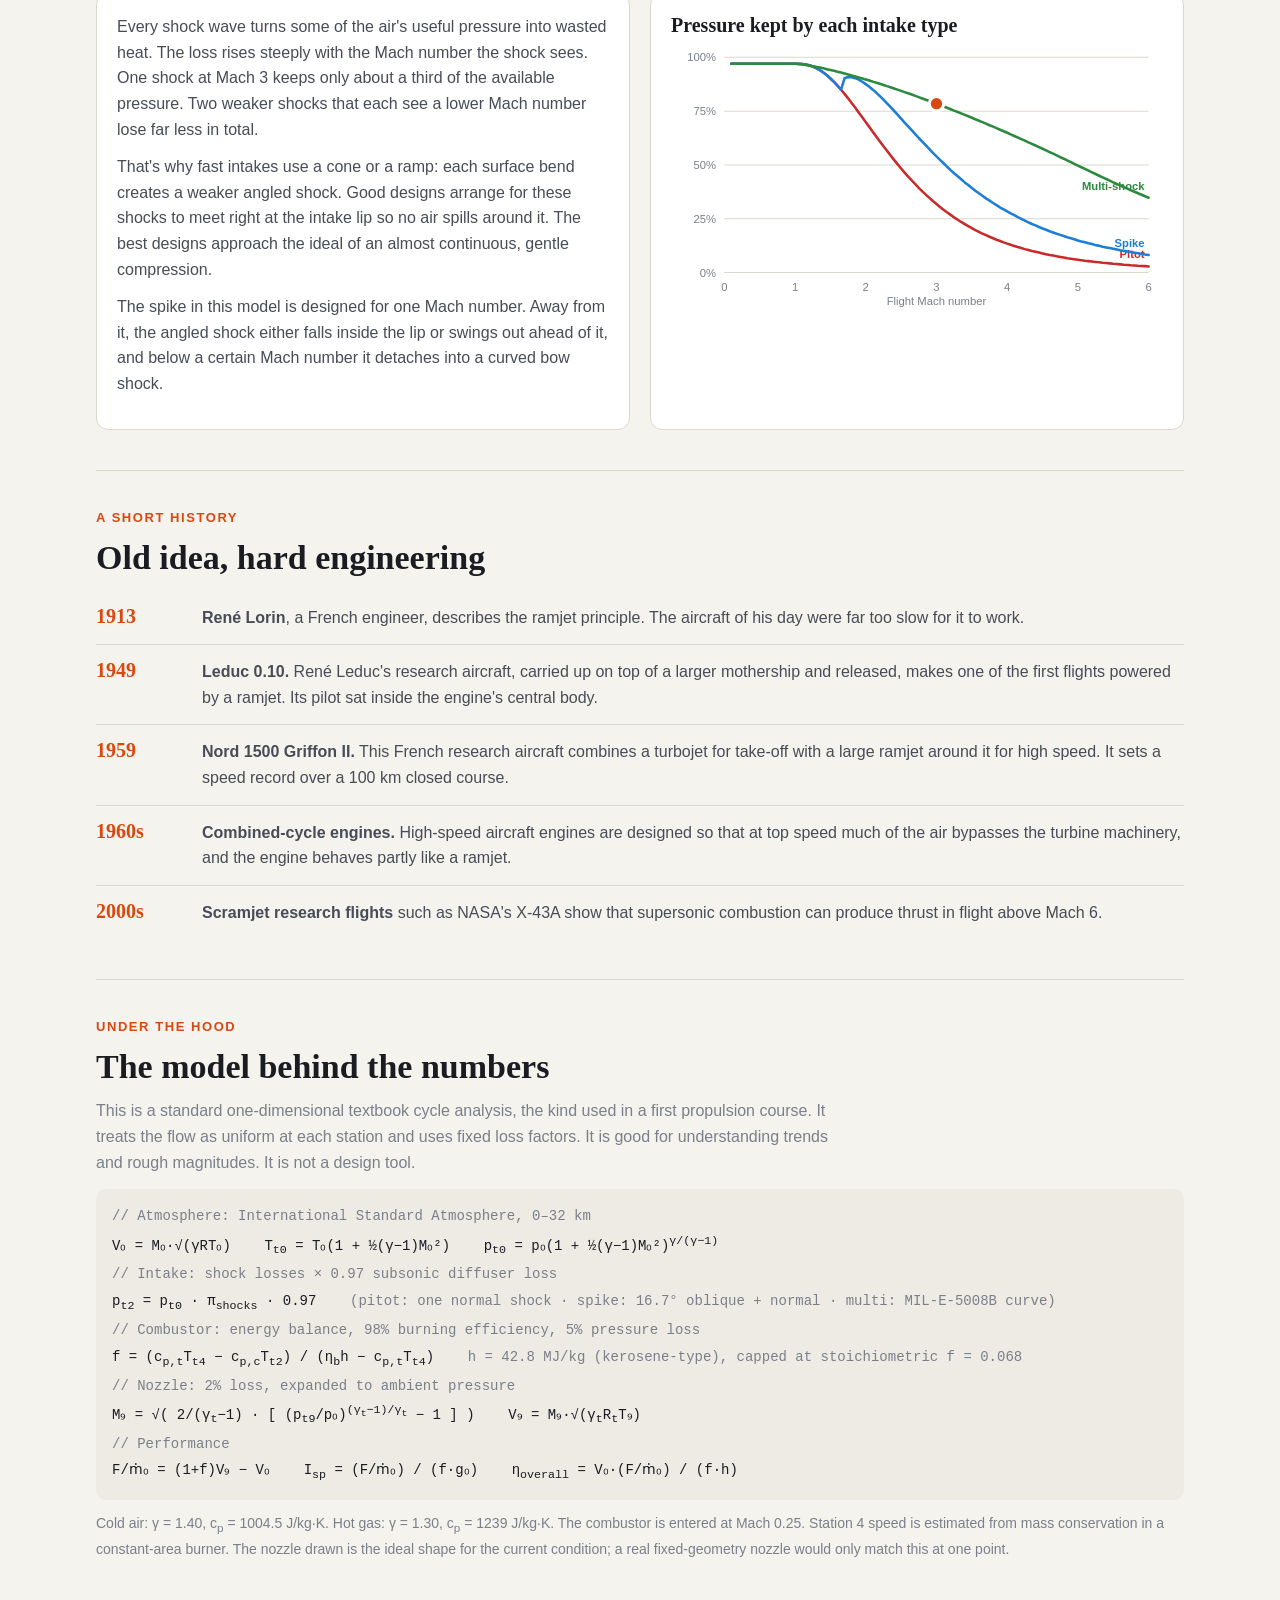
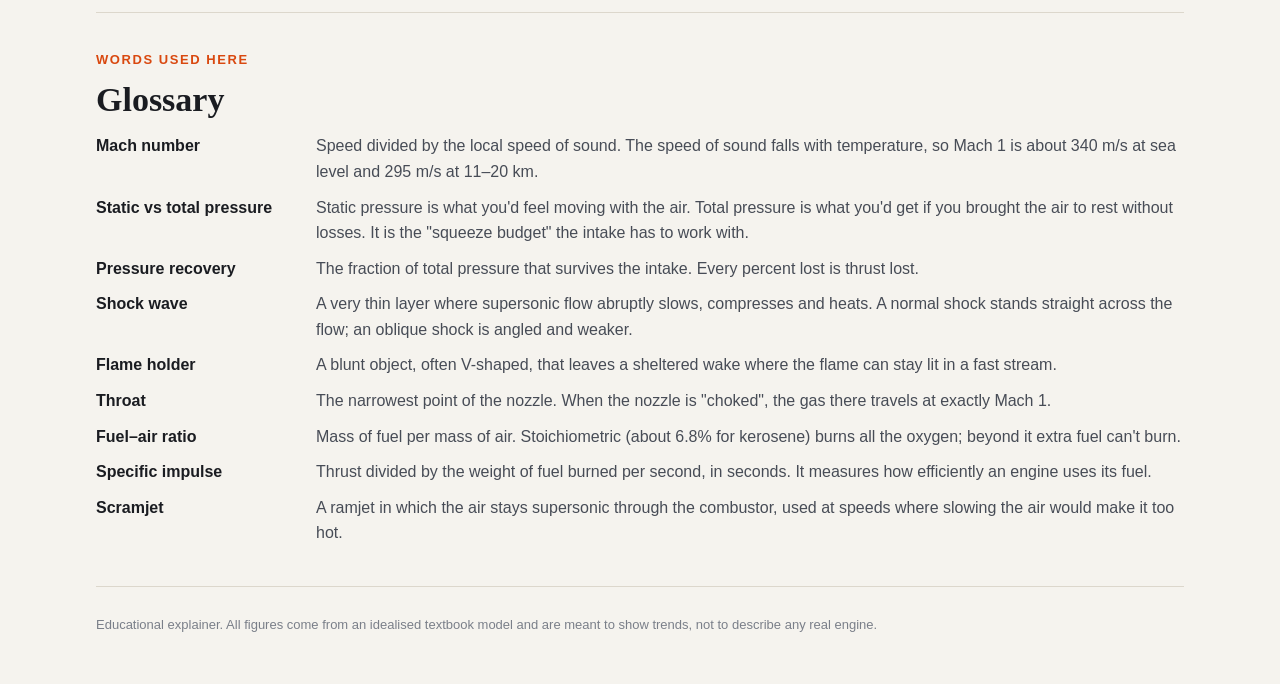
<file: ramjet-explainer/index.html>
<!doctype html>
<html lang="en">
<head>
<meta charset="utf-8">
<meta name="viewport" content="width=device-width,initial-scale=1">
<title>How a Ramjet Works</title>
<style>
:root{
  --bg:#f5f3ee; --surface:#ffffff; --surface-2:#eeebe4; --ink:#1a1c21; --ink-2:#474c56; --ink-3:#7a7f89;
  --line:#dcd7cc; --accent:#d9480f; --accent-soft:#fde8dc; --cool:#1c7ed6; --good:#2b8a3e; --warn:#c92a2a;
  --serif:"Iowan Old Style","Palatino Linotype",Palatino,Georgia,serif;
  --sans:-apple-system,BlinkMacSystemFont,"Segoe UI",Inter,Roboto,Helvetica,Arial,sans-serif;
  --mono:ui-monospace,"SF Mono",Menlo,Consolas,monospace;
  color-scheme:light;
}
@media (prefers-color-scheme: dark){
  :root:not([data-theme="light"]){
    --bg:#111419; --surface:#181c23; --surface-2:#20252e; --ink:#eceef2; --ink-2:#b4bac5; --ink-3:#848b97;
    --line:#2c323d; --accent:#ff7a3d; --accent-soft:#3a2216; --cool:#4dabf7; --good:#51cf66; --warn:#ff6b6b;
    color-scheme:dark;
  }
}
:root[data-theme="dark"]{
  --bg:#111419; --surface:#181c23; --surface-2:#20252e; --ink:#eceef2; --ink-2:#b4bac5; --ink-3:#848b97;
  --line:#2c323d; --accent:#ff7a3d; --accent-soft:#3a2216; --cool:#4dabf7; --good:#51cf66; --warn:#ff6b6b;
  color-scheme:dark;
}
*{box-sizing:border-box}
html{-webkit-text-size-adjust:100%}
body{margin:0;background:var(--bg);color:var(--ink);font:16px/1.6 var(--sans)}
.wrap{max-width:1120px;margin:0 auto;padding:0 16px}
header.top{display:flex;justify-content:space-between;align-items:center;padding:18px 0;border-bottom:1px solid var(--line)}
.brand{font:600 13px/1 var(--sans);letter-spacing:.14em;text-transform:uppercase;color:var(--ink-3)}
.theme-btn{background:none;border:1px solid var(--line);color:var(--ink-2);border-radius:999px;padding:6px 12px;font:13px var(--sans);cursor:pointer}
h1,h2,h3{font-family:var(--serif);font-weight:600;line-height:1.15;margin:0}
h1{font-size:clamp(36px,6vw,60px);letter-spacing:-.01em}
h2{font-size:clamp(26px,3.4vw,34px);margin-bottom:12px}
h3{font-size:20px;margin-bottom:6px}
p{margin:0 0 12px}
.lede{font-size:clamp(17px,2vw,20px);color:var(--ink-2);max-width:720px;margin-top:16px}
.hero{padding:48px 0 28px}
.kicker{color:var(--accent);font:600 13px/1 var(--sans);letter-spacing:.12em;text-transform:uppercase;margin-bottom:14px}
section{padding:40px 0;border-top:1px solid var(--line)}
section.first{border-top:0;padding-top:8px}
.muted{color:var(--ink-3)}
.small{font-size:14px}

/* ---- engine lab ---- */
.stage{position:relative;background:#0c121a;border-radius:14px;overflow:hidden;box-shadow:0 1px 0 var(--line),0 20px 40px -24px rgba(0,0,0,.45)}
.stage canvas{display:block;width:100%;aspect-ratio:1000/320;cursor:pointer}
.status{position:absolute;left:14px;top:12px;right:14px;display:flex;gap:8px;flex-wrap:wrap;pointer-events:none}
.pill{font:600 12px/1 var(--sans);padding:6px 10px;border-radius:999px;background:rgba(255,255,255,.08);color:#dfe6ee;backdrop-filter:blur(4px)}
.pill.good{background:rgba(64,192,87,.18);color:#8ce99a}
.pill.warn{background:rgba(250,82,82,.2);color:#ffa8a8}
.pill.info{background:rgba(77,171,247,.18);color:#a5d8ff}
.lab{display:grid;grid-template-columns:330px 1fr;gap:20px;margin-top:20px}
.panel{background:var(--surface);border:1px solid var(--line);border-radius:12px;padding:18px}
.ctrl{margin-bottom:18px}
.ctrl:last-child{margin-bottom:0}
.ctrl-head{display:flex;justify-content:space-between;align-items:baseline;margin-bottom:6px}
.ctrl label{font-weight:600;font-size:14px}
.ctrl output{font:600 15px var(--mono);color:var(--accent)}
.ctrl .hint{font-size:12.5px;color:var(--ink-3);margin-top:4px;line-height:1.4}
input[type=range]{width:100%;accent-color:var(--accent);height:24px}
.seg{display:grid;grid-template-columns:repeat(3,1fr);gap:4px;background:var(--surface-2);padding:4px;border-radius:9px}
.seg button{border:0;background:transparent;color:var(--ink-2);font:600 12.5px var(--sans);padding:8px 4px;border-radius:6px;cursor:pointer}
.seg button[aria-pressed=true]{background:var(--surface);color:var(--ink);box-shadow:0 1px 3px rgba(0,0,0,.15)}
.presets{display:flex;flex-wrap:wrap;gap:6px}
.presets button{border:1px solid var(--line);background:var(--surface);color:var(--ink-2);font:13px var(--sans);padding:6px 10px;border-radius:999px;cursor:pointer}
.presets button:hover{border-color:var(--accent);color:var(--accent)}
.kpis{display:grid;grid-template-columns:repeat(4,1fr);gap:10px;margin-bottom:16px}
.kpi{background:var(--surface-2);border-radius:10px;padding:12px}
.kpi .v{font:600 22px/1.1 var(--mono);color:var(--ink)}
.kpi .u{font:12px var(--sans);color:var(--ink-3);margin-left:3px}
.kpi .l{font-size:12.5px;color:var(--ink-2);margin-top:4px;line-height:1.3}
.message{border-left:3px solid var(--accent);background:var(--accent-soft);padding:10px 14px;border-radius:0 8px 8px 0;font-size:14.5px;margin-bottom:16px}
.tbl-wrap{overflow-x:auto}
table{width:100%;border-collapse:collapse;font-size:14px}
th,td{padding:8px 10px;text-align:right;border-bottom:1px solid var(--line);white-space:nowrap}
th:first-child,td:first-child{text-align:left}
th{font:600 12px var(--sans);color:var(--ink-3);text-transform:uppercase;letter-spacing:.05em}
td{font-family:var(--mono)}
td:first-child{font-family:var(--sans);font-weight:600}
.st{display:inline-grid;place-items:center;width:20px;height:20px;border-radius:50%;background:var(--ink);color:var(--bg);font:700 11px var(--sans);margin-right:8px}
.effs{display:grid;grid-template-columns:repeat(3,1fr);gap:10px;margin-top:16px}
.bar{font-size:12.5px;color:var(--ink-2)}
.bar .track{height:6px;background:var(--surface-2);border-radius:3px;margin-top:5px;overflow:hidden}
.bar .fill{height:100%;background:var(--accent);border-radius:3px;transition:width .2s}

/* ---- walkthrough ---- */
.parts{display:grid;grid-template-columns:repeat(4,1fr);gap:14px}
.part{background:var(--surface);border:1px solid var(--line);border-radius:12px;padding:16px;cursor:pointer;transition:border-color .15s,transform .15s}
.part:hover,.part.active{border-color:var(--accent)}
.part.active{box-shadow:0 0 0 3px var(--accent-soft)}
.part .num{font:600 12px var(--sans);color:var(--accent);letter-spacing:.08em;text-transform:uppercase;margin-bottom:8px}
.part p{font-size:14.5px;color:var(--ink-2)}
.part p:last-child{margin-bottom:0}

.two{display:grid;grid-template-columns:1fr 1fr;gap:20px}
.card{background:var(--surface);border:1px solid var(--line);border-radius:12px;padding:20px}
.card p{color:var(--ink-2)}
.try{border:0;background:var(--ink);color:var(--bg);font:600 13px var(--sans);padding:8px 14px;border-radius:999px;cursor:pointer;margin-top:4px}
.try:hover{background:var(--accent)}
.chart{width:100%;height:auto;display:block}
.chart text{font-family:var(--sans);fill:var(--ink-3);font-size:11px}
.timeline{list-style:none;padding:0;margin:0;display:grid;gap:0}
.timeline li{display:grid;grid-template-columns:90px 1fr;gap:16px;padding:14px 0;border-bottom:1px solid var(--line)}
.timeline li:last-child{border-bottom:0}
.timeline .yr{font:600 20px var(--serif);color:var(--accent)}
.timeline p{margin:0;color:var(--ink-2)}
.eq{font:14px/1.9 var(--mono);background:var(--surface-2);border-radius:10px;padding:14px 16px;overflow-x:auto;color:var(--ink)}
.eq .c{color:var(--ink-3)}
dl.gloss{display:grid;grid-template-columns:200px 1fr;gap:10px 20px;margin:0}
dl.gloss dt{font-weight:600}
dl.gloss dd{margin:0;color:var(--ink-2)}
footer{padding:28px 0 48px;color:var(--ink-3);font-size:13px;border-top:1px solid var(--line)}

@media (max-width:900px){
  .lab{grid-template-columns:1fr}
  .parts{grid-template-columns:1fr 1fr}
  .kpis{grid-template-columns:1fr 1fr}
  .two{grid-template-columns:1fr}
}
@media (max-width:560px){
  .parts{grid-template-columns:1fr}
  .effs{grid-template-columns:1fr}
  dl.gloss{grid-template-columns:1fr;gap:2px}
  dl.gloss dd{margin-bottom:10px}
  .timeline li{grid-template-columns:1fr;gap:4px}
  .status .pill{font-size:11px}
}
@media print{
  :root{--bg:#fff;--surface:#fff;--surface-2:#f1efea;--ink:#111;--ink-2:#333;--ink-3:#666;--line:#ddd;color-scheme:light}
  body{font-size:12.5px}
  .theme-btn,.presets,.try,.no-print{display:none!important}
  section{padding:22px 0;break-inside:auto}
  .card,.part,.panel,.kpi,.timeline li,.stage{break-inside:avoid}
  .hero{padding:20px 0 10px}
  .lab{grid-template-columns:260px 1fr}
  .parts{grid-template-columns:repeat(2,1fr)}
  .two{grid-template-columns:1fr 1fr}
  .stage,.stage *{-webkit-print-color-adjust:exact;print-color-adjust:exact}
  .kpi,.seg,.eq,.message{-webkit-print-color-adjust:exact;print-color-adjust:exact}
}
</style>
</head>
<body>
<div class="wrap">
  <header class="top">
    <div class="brand">Propulsion explainer</div>
    <button class="theme-btn" id="themeBtn" type="button">Theme: auto</button>
  </header>

  <div class="hero">
    <div class="kicker">An engine with no moving parts</div>
    <h1>How a ramjet works</h1>
    <p class="lede">A ramjet is a tube that uses its own forward speed to squeeze the incoming air. Fuel is burned in that compressed air, and the hot gas leaves the back faster than the air came in. There is no compressor, no turbine and nothing that spins. Move the controls below to see how each part of the engine responds.</p>
  </div>

  <!-- ===================== LAB ===================== -->
  <section class="first" id="lab">
    <div class="stage">
      <canvas id="engine" aria-label="Animated cutaway of a ramjet engine showing airflow, shock waves, combustion and exhaust"></canvas>
      <div class="status" id="status"></div>
    </div>
    <p class="small muted" style="margin-top:8px">Dots are parcels of air. Their speed follows the local flow velocity and their colour follows the local temperature, from blue (cold) through orange to white (hottest). White lines in front of the intake are shock waves. Click a region of the engine to read about it.</p>

    <div class="lab">
      <div class="panel" aria-label="Controls">
        <div class="ctrl">
          <div class="ctrl-head"><label for="mach">Flight Mach number</label><output id="machOut"></output></div>
          <input type="range" id="mach" min="0" max="6" step="0.05" value="3">
          <div class="hint" id="machHint"></div>
        </div>
        <div class="ctrl">
          <div class="ctrl-head"><label for="alt">Altitude</label><output id="altOut"></output></div>
          <input type="range" id="alt" min="0" max="30" step="0.5" value="20">
          <div class="hint" id="altHint"></div>
        </div>
        <div class="ctrl">
          <div class="ctrl-head"><label for="tt4">Combustion temperature</label><output id="tt4Out"></output></div>
          <input type="range" id="tt4" min="1400" max="2400" step="10" value="2200">
          <div class="hint">Gas temperature leaving the combustor. More fuel means hotter gas and more thrust, up to the point where all the oxygen is used.</div>
        </div>
        <div class="ctrl">
          <div class="ctrl-head"><label>Intake type</label></div>
          <div class="seg" role="group" aria-label="Intake type">
            <button type="button" data-mode="pitot" aria-pressed="false">Pitot</button>
            <button type="button" data-mode="spike" aria-pressed="false">Spike</button>
            <button type="button" data-mode="multi" aria-pressed="true">Multi-shock</button>
          </div>
          <div class="hint" id="modeHint"></div>
        </div>
        <div class="ctrl no-print">
          <div class="ctrl-head"><label>Try a condition</label></div>
          <div class="presets">
            <button type="button" data-p="0,0,2000,multi">Standing still</button>
            <button type="button" data-p="0.8,8,2000,multi">Subsonic</button>
            <button type="button" data-p="3,20,2200,multi">Sweet spot</button>
            <button type="button" data-p="3,20,2200,pitot">Pitot at Mach 3</button>
            <button type="button" data-p="5.8,28,2000,multi">Too hot</button>
          </div>
        </div>
      </div>

      <div>
        <div class="message" id="message"></div>
        <div class="kpis">
          <div class="kpi"><div><span class="v" id="kFs">–</span><span class="u">N·s/kg</span></div><div class="l">Thrust per kg/s of air</div></div>
          <div class="kpi"><div><span class="v" id="kIsp">–</span><span class="u">s</span></div><div class="l">Specific impulse (fuel efficiency)</div></div>
          <div class="kpi"><div><span class="v" id="kF">–</span><span class="u">%</span></div><div class="l">Fuel / air by mass</div></div>
          <div class="kpi"><div><span class="v" id="kRec">–</span><span class="u">%</span></div><div class="l">Intake pressure kept</div></div>
        </div>
        <div class="panel" style="padding:8px 8px 4px">
          <div class="tbl-wrap">
            <table>
              <thead><tr><th>Station</th><th>Mach</th><th>Speed m/s</th><th>Temp K</th><th>Pressure kPa</th><th>Total press. kPa</th></tr></thead>
              <tbody id="stations"></tbody>
            </table>
          </div>
        </div>
        <div class="effs">
          <div class="bar"><div><b>Thermal</b> <span id="eTh"></span></div><div class="track"><div class="fill" id="fTh"></div></div></div>
          <div class="bar"><div><b>Propulsive</b> <span id="eP"></span></div><div class="track"><div class="fill" id="fP"></div></div></div>
          <div class="bar"><div><b>Overall</b> <span id="eO"></span></div><div class="track"><div class="fill" id="fO"></div></div></div>
        </div>
      </div>
    </div>
  </section>

  <!-- ===================== PARTS ===================== -->
  <section id="parts">
    <div class="kicker">Front to back</div>
    <h2>The four parts of the engine</h2>
    <p class="muted" style="max-width:720px">Engineers number positions along an engine as <em>stations</em>. Here 0 is the undisturbed air ahead, 2 is the start of the combustor, 4 is the end of the combustor and 9 is the nozzle exit. Click a card to highlight that part in the cutaway.</p>
    <div class="parts" style="margin-top:18px">
      <div class="part" data-region="0" tabindex="0">
        <div class="num">1 · Intake</div>
        <h3>Catch the air</h3>
        <p>Above Mach 1 the air can't "hear" the engine coming, so it doesn't move aside smoothly. Instead it is slowed abruptly by shock waves. Each shock raises the pressure but also wastes some of the air's energy.</p>
        <p>A single strong shock (pitot intake) wastes a lot. A pointed spike splits the job into a weaker angled shock plus a final normal shock, which wastes much less.</p>
      </div>
      <div class="part" data-region="1" tabindex="0">
        <div class="num">2 · Diffuser</div>
        <h3>Slow it down</h3>
        <p>Behind the shocks, the air is subsonic. The duct now widens, and in subsonic flow a widening duct slows the air further and raises its pressure.</p>
        <p>By the combustor the air moves at only about a quarter of the local speed of sound. It is now compressed and has been heated by the compression alone.</p>
      </div>
      <div class="part" data-region="2" tabindex="0">
        <div class="num">3 · Combustor</div>
        <h3>Add heat</h3>
        <p>Fuel is sprayed in and burned. A flame in a fast stream blows out, much like a match in a gale, so <em>flame holders</em> are placed in the flow. These are V-shaped gutters that leave a sheltered pocket of slow, swirling gas behind them where the flame can anchor.</p>
        <p>The gas leaves several times hotter, and so takes up several times more volume, and it speeds up.</p>
      </div>
      <div class="part" data-region="3" tabindex="0">
        <div class="num">4 · Nozzle</div>
        <h3>Turn heat into speed</h3>
        <p>The duct narrows to a throat, where the gas reaches exactly Mach 1, then widens again so the gas keeps accelerating as its pressure drops. This is a converging–diverging nozzle.</p>
        <p>Thrust is the difference between the momentum leaving and the momentum entering. The hot jet leaves much faster than the air arrived.</p>
      </div>
    </div>
  </section>

  <!-- ===================== LIMITS ===================== -->
  <section id="limits">
    <div class="kicker">Where it works, and where it doesn't</div>
    <h2>A ramjet only works within a range of speeds</h2>
    <div class="two" style="margin-top:18px">
      <div class="card">
        <h3>Too slow: no squeeze</h3>
        <p>All of a ramjet's compression comes from its own speed. Standing still, the air inside is at the same pressure as the air outside, so burning fuel just makes hot gas that has no pressure to push it out fast. The engine makes no thrust when it isn't moving.</p>
        <p>The ram pressure rises steeply with speed. At Mach 1 the air can be squeezed to about 1.9 times outside pressure. At Mach 3 the ideal figure is about 37 times. That is why ramjets usually come to life somewhere above Mach 1, and why every ramjet needs something else to get it moving. Historically, research ramjet aircraft were carried aloft by a mothership or were paired with a turbojet.</p>
        <button class="try" type="button" data-p="0.3,0,2000,multi">Try Mach 0.3</button>
      </div>
      <div class="card">
        <h3>Too fast: too hot to burn</h3>
        <p>Slowing air down heats it. At Mach 5 the air reaching the combustor is already over 1,200 K before any fuel is burned. At Mach 6 it is close to 1,800 K. There is less and less room to add heat before the gas hits material and chemistry limits, so thrust per kilogram of air falls.</p>
        <p>The answer is to stop slowing the air to subsonic speed and burn the fuel in a supersonic stream. That engine is a <em>scramjet</em> (supersonic-combustion ramjet), and it is a much harder problem.</p>
        <button class="try" type="button" data-p="5.8,28,2000,multi">Try Mach 5.8</button>
      </div>
    </div>

    <div class="two" style="margin-top:20px">
      <div class="card">
        <h3>Thrust per kilogram of air vs Mach</h3>
        <p class="small muted">At the current altitude, combustion temperature and intake. The dot is your setting.</p>
        <svg class="chart" id="chartFs" viewBox="0 0 480 260" role="img" aria-label="Chart of specific thrust against Mach number"></svg>
      </div>
      <div class="card">
        <h3>Fuel efficiency (specific impulse) vs Mach</h3>
        <p class="small muted">Seconds of 1 newton of thrust per newton of fuel weight burned. Higher is better.</p>
        <svg class="chart" id="chartIsp" viewBox="0 0 480 260" role="img" aria-label="Chart of specific impulse against Mach number"></svg>
      </div>
    </div>
  </section>

  <!-- ===================== SHOCKS ===================== -->
  <section id="shocks">
    <div class="kicker">The intake is the whole game</div>
    <h2>Why more shocks are better than one</h2>
    <div class="two" style="margin-top:18px">
      <div class="card">
        <p>Every shock wave turns some of the air's useful pressure into wasted heat. The loss rises steeply with the Mach number the shock sees. One shock at Mach 3 keeps only about a third of the available pressure. Two weaker shocks that each see a lower Mach number lose far less in total.</p>
        <p>That's why fast intakes use a cone or a ramp: each surface bend creates a weaker angled shock. Good designs arrange for these shocks to meet right at the intake lip so no air spills around it. The best designs approach the ideal of an almost continuous, gentle compression.</p>
        <p>The spike in this model is designed for one Mach number. Away from it, the angled shock either falls inside the lip or swings out ahead of it, and below a certain Mach number it detaches into a curved bow shock.</p>
      </div>
      <div class="card">
        <h3>Pressure kept by each intake type</h3>
        <svg class="chart" id="chartRec" viewBox="0 0 480 260" role="img" aria-label="Chart of intake pressure recovery against Mach number for three intake types"></svg>
      </div>
    </div>
  </section>

  <!-- ===================== HISTORY ===================== -->
  <section id="history">
    <div class="kicker">A short history</div>
    <h2>Old idea, hard engineering</h2>
    <ul class="timeline" style="margin-top:14px">
      <li><div class="yr">1913</div><p><b>René Lorin</b>, a French engineer, describes the ramjet principle. The aircraft of his day were far too slow for it to work.</p></li>
      <li><div class="yr">1949</div><p><b>Leduc 0.10.</b> René Leduc's research aircraft, carried up on top of a larger mothership and released, makes one of the first flights powered by a ramjet. Its pilot sat inside the engine's central body.</p></li>
      <li><div class="yr">1959</div><p><b>Nord 1500 Griffon II.</b> This French research aircraft combines a turbojet for take-off with a large ramjet around it for high speed. It sets a speed record over a 100 km closed course.</p></li>
      <li><div class="yr">1960s</div><p><b>Combined-cycle engines.</b> High-speed aircraft engines are designed so that at top speed much of the air bypasses the turbine machinery, and the engine behaves partly like a ramjet.</p></li>
      <li><div class="yr">2000s</div><p><b>Scramjet research flights</b> such as NASA's X-43A show that supersonic combustion can produce thrust in flight above Mach 6.</p></li>
    </ul>
  </section>

  <!-- ===================== MODEL ===================== -->
  <section id="model">
    <div class="kicker">Under the hood</div>
    <h2>The model behind the numbers</h2>
    <p class="muted" style="max-width:760px">This is a standard one-dimensional textbook cycle analysis, the kind used in a first propulsion course. It treats the flow as uniform at each station and uses fixed loss factors. It is good for understanding trends and rough magnitudes. It is not a design tool.</p>
    <div class="eq" style="margin-top:14px">
<span class="c">// Atmosphere: International Standard Atmosphere, 0–32 km</span><br>
V₀ = M₀·√(γRT₀) &nbsp;&nbsp; T<sub>t0</sub> = T₀(1 + ½(γ−1)M₀²) &nbsp;&nbsp; p<sub>t0</sub> = p₀(1 + ½(γ−1)M₀²)<sup>γ/(γ−1)</sup><br>
<span class="c">// Intake: shock losses × 0.97 subsonic diffuser loss</span><br>
p<sub>t2</sub> = p<sub>t0</sub> · π<sub>shocks</sub> · 0.97 &nbsp;&nbsp; <span class="c">(pitot: one normal shock · spike: 16.7° oblique + normal · multi: MIL-E-5008B curve)</span><br>
<span class="c">// Combustor: energy balance, 98% burning efficiency, 5% pressure loss</span><br>
f = (c<sub>p,t</sub>T<sub>t4</sub> − c<sub>p,c</sub>T<sub>t2</sub>) / (η<sub>b</sub>h − c<sub>p,t</sub>T<sub>t4</sub>) &nbsp;&nbsp; <span class="c">h = 42.8 MJ/kg (kerosene-type), capped at stoichiometric f = 0.068</span><br>
<span class="c">// Nozzle: 2% loss, expanded to ambient pressure</span><br>
M₉ = √( 2/(γ<sub>t</sub>−1) · [ (p<sub>t9</sub>/p₀)<sup>(γ<sub>t</sub>−1)/γ<sub>t</sub></sup> − 1 ] ) &nbsp;&nbsp; V₉ = M₉·√(γ<sub>t</sub>R<sub>t</sub>T₉)<br>
<span class="c">// Performance</span><br>
F/ṁ₀ = (1+f)V₉ − V₀ &nbsp;&nbsp; I<sub>sp</sub> = (F/ṁ₀) / (f·g₀) &nbsp;&nbsp; η<sub>overall</sub> = V₀·(F/ṁ₀) / (f·h)
    </div>
    <p class="small muted" style="margin-top:12px">Cold air: γ = 1.40, c<sub>p</sub> = 1004.5 J/kg·K. Hot gas: γ = 1.30, c<sub>p</sub> = 1239 J/kg·K. The combustor is entered at Mach 0.25. Station 4 speed is estimated from mass conservation in a constant-area burner. The nozzle drawn is the ideal shape for the current condition; a real fixed-geometry nozzle would only match this at one point.</p>
  </section>

  <!-- ===================== GLOSSARY ===================== -->
  <section id="glossary">
    <div class="kicker">Words used here</div>
    <h2>Glossary</h2>
    <dl class="gloss" style="margin-top:14px">
      <dt>Mach number</dt><dd>Speed divided by the local speed of sound. The speed of sound falls with temperature, so Mach 1 is about 340 m/s at sea level and 295 m/s at 11–20 km.</dd>
      <dt>Static vs total pressure</dt><dd>Static pressure is what you'd feel moving with the air. Total pressure is what you'd get if you brought the air to rest without losses. It is the "squeeze budget" the intake has to work with.</dd>
      <dt>Pressure recovery</dt><dd>The fraction of total pressure that survives the intake. Every percent lost is thrust lost.</dd>
      <dt>Shock wave</dt><dd>A very thin layer where supersonic flow abruptly slows, compresses and heats. A normal shock stands straight across the flow; an oblique shock is angled and weaker.</dd>
      <dt>Flame holder</dt><dd>A blunt object, often V-shaped, that leaves a sheltered wake where the flame can stay lit in a fast stream.</dd>
      <dt>Throat</dt><dd>The narrowest point of the nozzle. When the nozzle is "choked", the gas there travels at exactly Mach 1.</dd>
      <dt>Fuel–air ratio</dt><dd>Mass of fuel per mass of air. Stoichiometric (about 6.8% for kerosene) burns all the oxygen; beyond it extra fuel can't burn.</dd>
      <dt>Specific impulse</dt><dd>Thrust divided by the weight of fuel burned per second, in seconds. It measures how efficiently an engine uses its fuel.</dd>
      <dt>Scramjet</dt><dd>A ramjet in which the air stays supersonic through the combustor, used at speeds where slowing the air would make it too hot.</dd>
    </dl>
  </section>

  <footer>Educational explainer. All figures come from an idealised textbook model and are meant to show trends, not to describe any real engine.</footer>
</div>

<script>
(() => {
// ---------- constants ----------
const G = 1.4, Rc = 287.05, cpc = 1004.5;
const Gt = 1.30, cpt = 1239, Rt = cpt * (Gt - 1) / Gt;
const hPR = 42.8e6, etaB = 0.98, fSt = 0.068, g0 = 9.80665;
const PI_DIFF = 0.97, PI_B = 0.95, PI_N = 0.98, M2 = 0.25;
const THETA = Math.atan(42 / 140); // spike half-angle used by the 'spike' intake

const state = { M: 3, h: 20, Tt4: 2200, mode: 'multi', region: -1, hover: -1 };
let R = null; // latest results

// ---------- atmosphere ----------
function isa(hm) {
  let T, p;
  if (hm <= 11000) { T = 288.15 - 0.0065 * hm; p = 101325 * Math.pow(T / 288.15, 5.25588); }
  else if (hm <= 20000) { T = 216.65; p = 22632.06 * Math.exp(-(hm - 11000) / 6341.62); }
  else { T = 216.65 + 0.001 * (hm - 20000); p = 5474.89 * Math.pow(T / 216.65, -34.1632); }
  return { T, p, a: Math.sqrt(G * Rc * T) };
}

// ---------- shock relations ----------
function nsPt(M) {
  if (M <= 1) return 1;
  const a = ((G + 1) * M * M) / ((G - 1) * M * M + 2);
  const b = (G + 1) / (2 * G * M * M - (G - 1));
  return Math.pow(a, G / (G - 1)) * Math.pow(b, 1 / (G - 1));
}
function nsM2(M) { return Math.sqrt(((G - 1) * M * M + 2) / (2 * G * M * M - (G - 1))); }
function obliqueBeta(M, theta) {
  if (M <= 1) return null;
  const mu = Math.asin(1 / M);
  let prev = -1;
  for (let i = 1; i <= 3000; i++) {
    const b = mu + (Math.PI / 2 - mu) * i / 3000;
    const th = Math.atan(2 / Math.tan(b) * (M * M * Math.sin(b) ** 2 - 1) / (M * M * (G + Math.cos(2 * b)) + 2));
    if (th >= theta) return b;
    if (th < prev) return null; // passed max deflection: detached
    prev = th;
  }
  return null;
}
function intake(M, mode) {
  if (M <= 1) return { rec: 1 };
  if (mode === 'pitot') return { rec: nsPt(M) };
  if (mode === 'spike') {
    const b = obliqueBeta(M, THETA);
    if (!b) return { rec: nsPt(M), detached: true };
    const Mn = M * Math.sin(b);
    const Ma = nsM2(Mn) / Math.sin(b - THETA);
    return { rec: nsPt(Mn) * nsPt(Ma), beta: b };
  }
  return { rec: M <= 5 ? 1 - 0.075 * Math.pow(M - 1, 1.35) : 800 / (M ** 4 + 935) };
}
function areaRatio(M, g) {
  return (1 / M) * Math.pow((2 / (g + 1)) * (1 + (g - 1) / 2 * M * M), (g + 1) / (2 * (g - 1)));
}

// ---------- cycle ----------
function compute(M, hkm, Tt4set, mode) {
  const A = isa(hkm * 1000);
  const T0 = A.T, p0 = A.p, V0 = M * A.a;
  const k0 = 1 + 0.2 * M * M;
  const Tt0 = T0 * k0, Pt0 = p0 * Math.pow(k0, 3.5);
  const ik = intake(M, mode);
  const rec = ik.rec * PI_DIFF;
  const Pt2 = Pt0 * rec, Tt2 = Tt0;
  const k2 = 1 + 0.2 * M2 * M2;
  const T2 = Tt2 / k2, p2 = Pt2 / Math.pow(k2, 3.5), V2 = M2 * Math.sqrt(G * Rc * T2);

  let Tt4 = Tt4set, limit = null;
  let f = (cpt * Tt4 - cpc * Tt2) / (etaB * hPR - cpt * Tt4);
  if (f > fSt) { f = fSt; Tt4 = (cpc * Tt2 + f * etaB * hPR) / ((1 + f) * cpt); limit = 'rich'; }
  if (f < 0.002) { f = 0; Tt4 = Tt2 * cpc / cpt; limit = 'hot'; }

  const Pt4 = Pt2 * PI_B, Pt9 = Pt4 * PI_N;
  const PR = Pt9 / p0;
  let M9 = 0, T9 = Tt4, V9 = 0;
  if (PR > 1) {
    M9 = Math.sqrt(2 / (Gt - 1) * (Math.pow(PR, (Gt - 1) / Gt) - 1));
    T9 = Tt4 / (1 + (Gt - 1) / 2 * M9 * M9);
    V9 = M9 * Math.sqrt(Gt * Rt * T9);
  }
  const choked = M9 >= 1;
  const AR = choked ? areaRatio(M9, Gt) : 1;
  const Mth = choked ? 1 : M9;
  const Tth = Tt4 / (1 + (Gt - 1) / 2 * Mth * Mth);
  const Vth = Mth * Math.sqrt(Gt * Rt * Tth);

  // station 4: constant-area burner, continuity with p4 ≈ p2·π_b
  let V4 = V2, T4 = Tt4;
  for (let i = 0; i < 6; i++) { T4 = Tt4 - V4 * V4 / (2 * cpt); V4 = (1 + f) * V2 * (T4 / T2) / PI_B; }
  T4 = Tt4 - V4 * V4 / (2 * cpt);
  let M4 = V4 / Math.sqrt(Gt * Rt * T4);
  if (M4 > 0.95) { M4 = 0.95; T4 = Tt4 / (1 + (Gt - 1) / 2 * M4 * M4); V4 = M4 * Math.sqrt(Gt * Rt * T4); }
  const p4 = Pt4 / Math.pow(1 + (Gt - 1) / 2 * M4 * M4, Gt / (Gt - 1));

  const Fs = (1 + f) * V9 - V0;
  const Isp = f > 0 && Fs > 0 ? Fs / (f * g0) : 0;
  const ke = (1 + f) * V9 * V9 - V0 * V0;
  const etaTh = f > 0 ? Math.max(0, ke / (2 * f * hPR)) : 0;
  const etaP = V0 > 0 && ke > 0 && Fs > 0 ? 2 * V0 * Fs / ke : 0;
  const etaO = f > 0 && Fs > 0 ? V0 * Fs / (f * hPR) : 0;

  return { M, T0, p0, V0, Tt0, Pt0, rec, ik, Pt2, Tt2, T2, p2, V2, f, Tt4, limit, Pt4, T4, p4, V4, M4,
           Pt9, PR, M9, T9, V9, choked, AR, Tth, Vth, Fs, Isp, etaTh, etaP, etaO };
}

// ---------- DOM ----------
const $ = id => document.getElementById(id);
const fmt = (v, d = 0) => Number.isFinite(v) ? v.toLocaleString('en-US', { minimumFractionDigits: d, maximumFractionDigits: d }) : '–';

const MODE_HINT = {
  pitot: 'A plain open tube. Above Mach 1 a single normal shock stands in front of it. It is simple, but the losses grow fast beyond about Mach 1.6.',
  spike: 'A cone with a 16.7° half-angle makes one oblique shock, then a normal shock finishes the job. It works well near its design speed.',
  multi: 'A well-designed intake with several shocks, following the standard military reference curve (MIL-E-5008B) for good supersonic intakes.'
};

function update() {
  R = compute(state.M, state.h, state.Tt4, state.mode);
  $('machOut').textContent = 'M ' + state.M.toFixed(2);
  $('machHint').textContent = `${fmt(R.V0)} m/s · ${fmt(R.V0 * 3.6)} km/h · ram heating: ${fmt(R.Tt0)} K`;
  $('altOut').textContent = state.h.toFixed(1) + ' km';
  $('altHint').textContent = `Air: ${fmt(R.T0)} K, ${fmt(R.p0 / 1000, 1)} kPa (${fmt(R.p0 / 101325 * 100, 0)}% of sea level)`;
  $('tt4Out').textContent = fmt(state.Tt4) + ' K';
  $('modeHint').textContent = MODE_HINT[state.mode];
  document.querySelectorAll('.seg button').forEach(b => b.setAttribute('aria-pressed', b.dataset.mode === state.mode));

  const good = R.Fs > 0;
  $('kFs').textContent = good ? fmt(R.Fs) : '0';
  $('kIsp').textContent = good ? fmt(R.Isp) : '–';
  $('kF').textContent = fmt(R.f * 100, 2);
  $('kRec').textContent = fmt(R.rec * 100, 0);

  const rows = [
    ['0', 'Free stream', R.M, R.V0, R.T0, R.p0, R.Pt0],
    ['2', 'Combustor entry', M2, R.V2, R.T2, R.p2, R.Pt2],
    ['4', 'Combustor exit', R.M4, R.V4, R.T4, R.p4, R.Pt4],
    ['9', 'Nozzle exit', R.M9, R.V9, R.T9, R.p0, R.Pt9]
  ];
  $('stations').innerHTML = rows.map(r =>
    `<tr><td><span class="st">${r[0]}</span>${r[1]}</td><td>${fmt(r[2], 2)}</td><td>${fmt(r[3])}</td><td>${fmt(r[4])}</td><td>${fmt(r[5] / 1000, 1)}</td><td>${fmt(r[6] / 1000, 1)}</td></tr>`
  ).join('');

  const bars = [['eTh', 'fTh', R.etaTh], ['eP', 'fP', R.etaP], ['eO', 'fO', R.etaO]];
  bars.forEach(([t, b, v]) => { $(t).textContent = fmt(v * 100, 0) + '%'; $(b).style.width = Math.min(100, v * 100) + '%'; });

  // message + status pills
  let msg, pills = [];
  if (state.M < 0.05) {
    msg = '<b>Standing still.</b> There is no ram compression, so the gas inside is at outside pressure and has nothing to push it out. The thrust is zero.';
    pills.push(['warn', 'No thrust']);
  } else if (R.limit === 'hot') {
    msg = `<b>Too hot to add heat.</b> The air reaches the combustor at ${fmt(R.Tt2)} K, already near the chosen combustion temperature. Losses now outweigh the heat you can add.`;
    pills.push(['warn', 'Combustion not possible']);
  } else if (!good) {
    msg = '<b>Net drag.</b> The engine is losing more momentum than it adds. Try a higher speed or a hotter combustor.';
    pills.push(['warn', 'Net drag']);
  } else if (state.M < 1) {
    msg = `<b>Subsonic.</b> The ram squeeze is only ${fmt(R.Pt2 / R.p0, 2)}× outside pressure, so the jet leaves at just ${fmt(R.V9)} m/s. It works, but poorly. This is why ramjets are not used at these speeds.`;
    pills.push(['info', 'Weak compression']);
  } else if (R.Tt2 > 1100) {
    msg = `<b>Near the top of the range.</b> The intake alone heats the air to ${fmt(R.Tt2)} K, so there is little room left to add heat. Beyond here, scramjets take over.`;
    pills.push(['warn', 'Running out of headroom']);
  } else {
    msg = `<b>Working well.</b> The intake squeezes the air to ${fmt(R.Pt2 / R.p0, 1)}× outside pressure. Burning ${fmt(R.f * 100, 1)}% fuel by mass sends the jet out at ${fmt(R.V9)} m/s against ${fmt(R.V0)} m/s coming in.`;
    pills.push(['good', 'Producing thrust']);
  }
  if (R.limit === 'rich') pills.push(['info', `All oxygen used: capped at ${fmt(R.Tt4)} K`]);
  if (R.ik.detached) pills.push(['info', 'Shock detached from spike']);
  if (state.M > 1) pills.push(['', `Intake keeps ${fmt(R.rec * 100)}% of total pressure`]);
  $('message').innerHTML = msg;
  $('status').innerHTML = pills.map(([c, t]) => `<span class="pill ${c}">${t}</span>`).join('');

  drawCharts();
}

// ---------- charts ----------
const css = n => getComputedStyle(document.documentElement).getPropertyValue(n).trim();
function lineChart(svg, series, opts) {
  const W = 480, H = 260, L = 52, Rr = 14, T = 14, B = 36;
  const xmax = 6, ymax = opts.ymax;
  const X = m => L + (W - L - Rr) * m / xmax, Y = v => T + (H - T - B) * (1 - v / ymax);
  let s = '';
  const grid = css('--line'), ink = css('--ink-3');
  for (let i = 0; i <= 4; i++) {
    const v = ymax * i / 4, y = Y(v);
    s += `<line x1="${L}" x2="${W - Rr}" y1="${y}" y2="${y}" stroke="${grid}"/>`;
    s += `<text x="${L - 8}" y="${y + 4}" text-anchor="end">${opts.yfmt(v)}</text>`;
  }
  for (let m = 0; m <= 6; m++) s += `<text x="${X(m)}" y="${H - B + 18}" text-anchor="middle">${m}</text>`;
  s += `<text x="${(L + W - Rr) / 2}" y="${H - 4}" text-anchor="middle">Flight Mach number</text>`;
  series.forEach(se => {
    let d = '', pen = false;
    se.pts.forEach(([m, v]) => {
      if (v == null || !(v > 0)) { pen = false; return; }
      d += (pen ? 'L' : 'M') + X(m).toFixed(1) + ' ' + Y(Math.min(v, ymax)).toFixed(1) + ' ';
      pen = true;
    });
    s += `<path d="${d}" fill="none" stroke="${se.color}" stroke-width="${se.w || 2.5}" stroke-linejoin="round" stroke-linecap="round" ${se.dash ? 'stroke-dasharray="5 4"' : ''}/>`;
    if (se.label) {
      const last = se.pts.filter(p => p[1] > 0).at(-1);
      if (last) s += `<text x="${X(last[0]) - 4}" y="${Y(Math.min(last[1], ymax)) - 8}" text-anchor="end" style="fill:${se.color};font-weight:600">${se.label}</text>`;
    }
  });
  if (opts.marker && opts.marker[1] > 0) {
    const [m, v] = opts.marker;
    s += `<circle cx="${X(m)}" cy="${Y(Math.min(v, ymax))}" r="7" fill="${css('--accent')}" stroke="${css('--surface')}" stroke-width="3"/>`;
  }
  svg.innerHTML = s;
}
function niceMax(v) { const p = Math.pow(10, Math.floor(Math.log10(v))); return Math.ceil(v / p * 2) / 2 * p; }
function drawCharts() {
  const pts = [];
  for (let m = 0.1; m <= 6.0001; m += 0.05) pts.push([m, compute(m, state.h, state.Tt4, state.mode)]);
  const fs = pts.map(([m, r]) => [m, r.Fs > 0 ? r.Fs : null]);
  const isp = pts.map(([m, r]) => [m, r.Fs > 0 ? r.Isp : null]);
  const acc = css('--accent');
  lineChart($('chartFs'), [{ pts: fs, color: acc }], { ymax: niceMax(Math.max(200, ...fs.map(p => p[1] || 0))), yfmt: v => fmt(v), marker: [state.M, R.Fs] });
  lineChart($('chartIsp'), [{ pts: isp, color: css('--cool') }], { ymax: niceMax(Math.max(200, ...isp.map(p => p[1] || 0))), yfmt: v => fmt(v), marker: [state.M, R.Isp] });
  const rec = ['pitot', 'spike', 'multi'].map(md => pts.map(([m]) => [m, intake(m, md).rec * PI_DIFF]));
  lineChart($('chartRec'), [
    { pts: rec[0], color: css('--warn'), label: 'Pitot' },
    { pts: rec[1], color: css('--cool'), label: 'Spike' },
    { pts: rec[2], color: css('--good'), label: 'Multi-shock' }
  ], { ymax: 1, yfmt: v => Math.round(v * 100) + '%', marker: [state.M, R.rec] });
}

// ---------- engine canvas ----------
const cv = $('engine'), ctx = cv.getContext('2d');
const CY = 160, LIP = 175, XC0 = 340, XC1 = 700, XT = 790, XE = 905, RT = 52;
const REGIONS = [[0, 235, 'INTAKE'], [235, XC0, 'DIFFUSER'], [XC0, XC1, 'COMBUSTOR'], [XC1, XE, 'NOZZLE']];
const smooth = t => { t = Math.max(0, Math.min(1, t)); return t * t * (3 - 2 * t); };
const lerp = (a, b, t) => a + (b - a) * t;
let RE = RT;

function spikeR(x) {
  if (state.mode === 'pitot') {
    if (x < 250) return 0;
    if (x < 262) return 26 * Math.sqrt((x - 250) / 12);
    return 26 * (1 - smooth((x - 262) / 68));
  }
  if (state.mode === 'multi') {
    if (x < 70) return 0;
    if (x < 140) return 20 * (x - 70) / 70;
    if (x < 210) return 20 + 22 * (x - 140) / 70;
    return 42 * (1 - smooth((x - 210) / 120));
  }
  if (x < 70) return 0;
  if (x < 210) return 42 * (x - 70) / 140;
  return 42 * (1 - smooth((x - 210) / 120));
}
function ductR(x) {
  if (x < LIP) return 62;
  if (x < XC0) return 62 + 28 * smooth((x - LIP) / (XC0 - LIP));
  if (x < XC1) return 90;
  if (x < XT) return lerp(90, RT, smooth((x - XC1) / (XT - XC1)));
  if (x <= XE) return lerp(RT, RE, (x - XT) / (XE - XT));
  return RE + (x - XE) * 0.12;
}
function skinR(x) {
  if (x < 300) return lerp(64, 108, smooth((x - LIP) / (300 - LIP)));
  if (x < XC1) return 108;
  return lerp(108, RE + 7, (x - XC1) / (XE - XC1));
}

// flow profile: [x, V, T]
let profile = [];
function buildProfile() {
  const shockX = state.M > 1 ? (state.mode === 'pitot' ? 160 : 235) : LIP;
  // between oblique shock and terminal shock, flow is still fast; approximate with freestream
  profile = [[0, R.V0, R.T0], [shockX, R.V0, R.T0 * (state.M > 1 && state.mode !== 'pitot' ? 1.15 : 1)],
    [XC0, R.V2, R.T2], [430, R.V2, R.T2], [XC1, R.V4, R.T4], [XT, R.Vth, R.Tth], [XE, R.V9, R.T9], [1000, R.V9 * 0.97, R.T9]];
  if (state.M > 1) profile.splice(2, 0, [shockX + 6, lerp(R.V0, R.V2, 0.55), lerp(R.T0, R.T2, 0.8)]);
}
function flowAt(x) {
  for (let i = 1; i < profile.length; i++) {
    if (x <= profile[i][0]) {
      const a = profile[i - 1], b = profile[i], t = (x - a[0]) / Math.max(1e-6, b[0] - a[0]);
      return [lerp(a[1], b[1], t), lerp(a[2], b[2], t)];
    }
  }
  const l = profile.at(-1); return [l[1], l[2]];
}
function tempColor(T, a = 1) {
  const stops = [[200, [77, 171, 247]], [450, [116, 192, 252]], [800, [255, 146, 43]], [1500, [255, 107, 0]], [2000, [255, 212, 59]], [2500, [255, 249, 219]]];
  let c = stops[0][1];
  for (let i = 1; i < stops.length; i++) {
    if (T <= stops[i][0]) { const t = (T - stops[i - 1][0]) / (stops[i][0] - stops[i - 1][0]); c = stops[i - 1][1].map((v, k) => v + (stops[i][1][k] - v) * Math.max(0, t)); break; }
    c = stops[i][1];
  }
  return `rgba(${c.map(Math.round).join(',')},${a})`;
}

const parts = [];
const NP = 340;
function spawn(p, x) {
  p.x = x; p.u = 0.06 + Math.random() * 0.88; p.side = Math.random() < 0.5 ? -1 : 1;
  p.ext = Math.random() < 0.18; p.ey = 118 + Math.random() * 40;
}
for (let i = 0; i < NP; i++) { const p = {}; spawn(p, Math.random() * 1000); parts.push(p); }

let dpr = 1, scale = 1;
function resize() {
  dpr = window.devicePixelRatio || 1;
  const w = cv.clientWidth, h = w * 320 / 1000;
  cv.width = Math.round(w * dpr); cv.height = Math.round(h * dpr);
  scale = w / 1000;
}
window.addEventListener('resize', resize);

function wallPath(sign) {
  ctx.beginPath();
  for (let x = LIP; x <= XE; x += 3) ctx.lineTo(x, CY - sign * ductR(x));
  for (let x = XE; x >= LIP; x -= 3) ctx.lineTo(x, CY - sign * skinR(x));
  ctx.closePath();
}
function drawShockLine(x1, y1, x2, y2) {
  ctx.save();
  ctx.strokeStyle = 'rgba(255,255,255,0.9)'; ctx.lineWidth = 2; ctx.shadowColor = 'rgba(165,216,255,0.9)'; ctx.shadowBlur = 8;
  [1, -1].forEach(s => { ctx.beginPath(); ctx.moveTo(x1, CY + s * (y1 - CY)); ctx.lineTo(x2, CY + s * (y2 - CY)); ctx.stroke(); });
  ctx.restore();
}
function drawShocks() {
  if (state.M <= 1) return;
  ctx.save();
  if (state.mode === 'pitot') {
    ctx.strokeStyle = 'rgba(255,255,255,0.9)'; ctx.lineWidth = 2.2; ctx.shadowColor = 'rgba(165,216,255,0.9)'; ctx.shadowBlur = 10;
    const bend = 30 / state.M;
    ctx.beginPath(); ctx.moveTo(LIP - 4 - bend, CY - 78); ctx.quadraticCurveTo(LIP - 22, CY, LIP - 4 - bend, CY + 78); ctx.stroke();
  } else if (state.mode === 'spike') {
    const b = R.ik.beta;
    if (!b) {
      ctx.strokeStyle = 'rgba(255,255,255,0.9)'; ctx.lineWidth = 2; ctx.shadowColor = 'rgba(165,216,255,0.9)'; ctx.shadowBlur = 8;
      ctx.beginPath(); ctx.moveTo(150, CY - 80); ctx.quadraticCurveTo(48, CY, 150, CY + 80); ctx.stroke();
    } else {
      const reach = 70;
      drawShockLine(70, CY, 70 + reach / Math.tan(b), CY - reach);
    }
  } else {
    drawShockLine(70, CY, LIP, CY - 62);
    drawShockLine(140, CY - 20, LIP, CY - 62);
  }
  ctx.restore();
  if (state.mode !== 'pitot') {
    const x = 236;
    ctx.save(); ctx.strokeStyle = 'rgba(255,255,255,0.75)'; ctx.lineWidth = 2; ctx.shadowColor = 'rgba(165,216,255,0.9)'; ctx.shadowBlur = 8;
    [1, -1].forEach(s => { ctx.beginPath(); ctx.moveTo(x, CY - s * spikeR(x)); ctx.lineTo(x, CY - s * ductR(x)); ctx.stroke(); });
    ctx.restore();
  }
}

let last = performance.now();
function frame(now) {
  const dt = Math.min(0.05, (now - last) / 1000); last = now;
  if (!R) { requestAnimationFrame(frame); return; }
  if (cv.width === 0) resize();
  RE = Math.min(100, RT * Math.sqrt(R.AR));
  ctx.setTransform(dpr * scale, 0, 0, dpr * scale, 0, 0);

  // background
  const bg = ctx.createLinearGradient(0, 0, 0, 320); bg.addColorStop(0, '#101a25'); bg.addColorStop(1, '#0a0f16');
  ctx.fillStyle = bg; ctx.fillRect(0, 0, 1000, 320);
  ctx.strokeStyle = 'rgba(255,255,255,0.035)'; ctx.lineWidth = 1;
  for (let x = 0; x <= 1000; x += 40) { ctx.beginPath(); ctx.moveTo(x, 0); ctx.lineTo(x, 320); ctx.stroke(); }
  for (let y = 0; y <= 320; y += 40) { ctx.beginPath(); ctx.moveTo(0, y); ctx.lineTo(1000, y); ctx.stroke(); }

  // region highlight
  const hi = state.hover >= 0 ? state.hover : state.region;
  if (hi >= 0) { const [a, b] = REGIONS[hi]; ctx.fillStyle = 'rgba(255,122,61,0.09)'; ctx.fillRect(a, 30, b - a, 262); }

  // combustor glow + plume
  const burn = R.f / fSt;
  if (burn > 0) {
    const gl = ctx.createLinearGradient(420, 0, XE, 0);
    gl.addColorStop(0, `rgba(255,120,30,${0.05 + 0.18 * burn})`); gl.addColorStop(1, `rgba(255,170,60,${0.04 + 0.1 * burn})`);
    ctx.fillStyle = gl; ctx.fillRect(420, CY - 90, XE - 420, 180);
  }
  if (R.V9 > 1) {
    const len = Math.min(95, 20 + R.V9 / 25);
    const pg = ctx.createLinearGradient(XE, 0, XE + len, 0);
    pg.addColorStop(0, tempColor(R.T9, 0.45)); pg.addColorStop(1, tempColor(R.T9, 0));
    ctx.fillStyle = pg; ctx.beginPath();
    ctx.moveTo(XE, CY - RE); ctx.quadraticCurveTo(XE + len * 0.6, CY - RE * 1.05, XE + len, CY - RE * 0.5);
    ctx.lineTo(XE + len, CY + RE * 0.5); ctx.quadraticCurveTo(XE + len * 0.6, CY + RE * 1.05, XE, CY + RE); ctx.fill();
  }

  // flames
  if (burn > 0) {
    ctx.save(); ctx.globalCompositeOperation = 'lighter';
    [30, 65].forEach(r => [-1, 1].forEach(s => {
      const y = CY + s * r, L = 70 + 190 * burn;
      for (let k = 0; k < 3; k++) {
        const jit = (Math.random() - 0.5) * 6, l = L * (0.7 + Math.random() * 0.3);
        const g = ctx.createLinearGradient(430, 0, 430 + l, 0);
        g.addColorStop(0, `rgba(255,240,180,${0.35 * burn})`); g.addColorStop(0.4, `rgba(255,140,30,${0.25 * burn})`); g.addColorStop(1, 'rgba(255,60,0,0)');
        ctx.fillStyle = g; ctx.beginPath();
        ctx.moveTo(430, y - 9); ctx.quadraticCurveTo(430 + l * 0.5, y - 14 + jit, 430 + l, y + jit);
        ctx.quadraticCurveTo(430 + l * 0.5, y + 14 + jit, 430, y + 9); ctx.fill();
      }
    }));
    ctx.restore();
  }

  // particles
  for (const p of parts) {
    let V, T;
    if (p.ext) { V = R.V0; T = R.T0; } else { [V, T] = flowAt(p.x); }
    const vis = state.M < 0.05 ? 14 : 25 + 0.2 * V;
    p.x += vis * dt;
    if (p.x > 1000) spawn(p, -Math.random() * 30);
    let y;
    if (p.ext) {
      if (p.x < LIP - 20) y = p.ey; else y = Math.max(p.ey, skinR(Math.min(XE, Math.max(LIP, p.x))) + 6 + (p.ey - 118) * 0.5);
      y = CY - p.side * y;
    } else {
      const rin = p.x < XE ? spikeR(p.x) : 0, rout = ductR(p.x);
      y = CY - p.side * (rin + p.u * (rout - rin));
    }
    ctx.fillStyle = tempColor(T, p.ext ? 0.35 : 0.9);
    ctx.beginPath(); ctx.arc(p.x, y, p.ext ? 1.3 : 1.8, 0, Math.PI * 2); ctx.fill();
  }

  // walls
  const mg = ctx.createLinearGradient(0, CY - 110, 0, CY + 110);
  mg.addColorStop(0, '#c9d1da'); mg.addColorStop(0.25, '#7d8894'); mg.addColorStop(0.5, '#5a6571'); mg.addColorStop(0.75, '#7d8894'); mg.addColorStop(1, '#c9d1da');
  [1, -1].forEach(s => { wallPath(s); ctx.fillStyle = mg; ctx.fill(); ctx.strokeStyle = 'rgba(255,255,255,0.35)'; ctx.lineWidth = 1; ctx.stroke(); });

  // centerbody
  ctx.beginPath();
  let started = false;
  for (let x = 60; x <= XC0; x += 2) { const r = spikeR(x); if (r <= 0 && !started) continue; if (!started) { ctx.moveTo(x, CY); started = true; } ctx.lineTo(x, CY - r); }
  for (let x = XC0; x >= 60; x -= 2) { const r = spikeR(x); if (r > 0 || x > 60) ctx.lineTo(x, CY + r); }
  ctx.closePath();
  const sg = ctx.createLinearGradient(0, CY - 42, 0, CY + 42);
  sg.addColorStop(0, '#d8dee5'); sg.addColorStop(0.5, '#6b7682'); sg.addColorStop(1, '#a3adb8');
  ctx.fillStyle = sg; ctx.fill();

  // fuel spray bar + flame holders
  ctx.strokeStyle = '#a8b3bf'; ctx.lineWidth = 2.5;
  ctx.beginPath(); ctx.moveTo(372, CY - 88); ctx.lineTo(372, CY + 88); ctx.stroke();
  ctx.fillStyle = burn > 0 ? '#ffd8a8' : '#a8b3bf';
  [-75, -48, -15, 15, 48, 75].forEach(o => { ctx.beginPath(); ctx.arc(372, CY + o, 2.6, 0, Math.PI * 2); ctx.fill(); });
  ctx.strokeStyle = '#d0d7df'; ctx.lineWidth = 3; ctx.lineJoin = 'round';
  [30, 65].forEach(r => [-1, 1].forEach(s => { const y = CY + s * r; ctx.beginPath(); ctx.moveTo(436, y - 10); ctx.lineTo(418, y); ctx.lineTo(436, y + 10); ctx.stroke(); }));

  drawShocks();

  // stations
  ctx.font = '600 12px -apple-system,Segoe UI,sans-serif'; ctx.textAlign = 'center';
  [[40, '0'], [XC0, '2'], [XC1, '4'], [XE, '9']].forEach(([x, n]) => {
    ctx.setLineDash([3, 5]); ctx.strokeStyle = 'rgba(255,255,255,0.22)'; ctx.lineWidth = 1;
    ctx.beginPath(); ctx.moveTo(x, 44); ctx.lineTo(x, 282); ctx.stroke(); ctx.setLineDash([]);
    ctx.fillStyle = 'rgba(255,255,255,0.9)'; ctx.beginPath(); ctx.arc(x, 300, 9, 0, Math.PI * 2); ctx.fill();
    ctx.fillStyle = '#0c121a'; ctx.fillText(n, x, 304);
  });
  ctx.font = '600 11px -apple-system,Segoe UI,sans-serif';
  REGIONS.forEach(([a, b, name], i) => {
    if (i === 0) return;
    ctx.fillStyle = hi === i ? '#ffa94d' : 'rgba(255,255,255,0.45)';
    ctx.fillText(name, (a + b) / 2, 300 + 4);
  });
  ctx.fillStyle = hi === 0 ? '#ffa94d' : 'rgba(255,255,255,0.45)'; ctx.fillText('INTAKE', 150, 304);
  if (R.choked) { ctx.fillStyle = 'rgba(255,255,255,0.55)'; ctx.font = '11px -apple-system,Segoe UI,sans-serif'; ctx.fillText('throat · Mach 1', XT, CY - RT - 22 > 40 ? CY - 118 : 40); }

  requestAnimationFrame(frame);
}

function regionAt(evt) {
  const r = cv.getBoundingClientRect(); const x = (evt.clientX - r.left) / scale;
  return REGIONS.findIndex(([a, b]) => x >= a && x < b);
}
cv.addEventListener('mousemove', e => { state.hover = regionAt(e); });
cv.addEventListener('mouseleave', () => { state.hover = -1; });
cv.addEventListener('click', e => { selectRegion(regionAt(e), true); });

function selectRegion(i, scroll) {
  state.region = i;
  document.querySelectorAll('.part').forEach(p => p.classList.toggle('active', +p.dataset.region === i));
  if (scroll && i >= 0) document.querySelector(`.part[data-region="${i}"]`).scrollIntoView({ behavior: 'smooth', block: 'nearest' });
}
document.querySelectorAll('.part').forEach(p => {
  const go = () => { selectRegion(+p.dataset.region, false); $('lab').scrollIntoView({ behavior: 'smooth', block: 'start' }); };
  p.addEventListener('click', go);
  p.addEventListener('keydown', e => { if (e.key === 'Enter' || e.key === ' ') { e.preventDefault(); go(); } });
});

// ---------- controls ----------
const sync = () => { $('mach').value = state.M; $('alt').value = state.h; $('tt4').value = state.Tt4; update(); buildProfile(); };
$('mach').addEventListener('input', e => { state.M = +e.target.value; update(); buildProfile(); });
$('alt').addEventListener('input', e => { state.h = +e.target.value; update(); buildProfile(); });
$('tt4').addEventListener('input', e => { state.Tt4 = +e.target.value; update(); buildProfile(); });
document.querySelectorAll('.seg button').forEach(b => b.addEventListener('click', () => { state.mode = b.dataset.mode; update(); buildProfile(); }));
document.querySelectorAll('[data-p]').forEach(b => b.addEventListener('click', () => {
  const [m, h, t, mode] = b.dataset.p.split(',');
  Object.assign(state, { M: +m, h: +h, Tt4: +t, mode });
  sync();
  if (b.classList.contains('try')) $('lab').scrollIntoView({ behavior: 'smooth', block: 'start' });
}));

// ---------- theme ----------
const themes = ['auto', 'light', 'dark'];
let ti = 0;
try { const s = localStorage.getItem('ramjet-theme'); if (themes.includes(s)) ti = themes.indexOf(s); } catch (e) {}
function applyTheme() {
  const t = themes[ti];
  if (t === 'auto') document.documentElement.removeAttribute('data-theme'); else document.documentElement.dataset.theme = t;
  $('themeBtn').textContent = 'Theme: ' + t;
  try { localStorage.setItem('ramjet-theme', t); } catch (e) {}
  if (R) drawCharts();
}
$('themeBtn').addEventListener('click', () => { ti = (ti + 1) % 3; applyTheme(); });
window.matchMedia('(prefers-color-scheme: dark)').addEventListener('change', () => R && drawCharts());
applyTheme();

resize();
sync();
requestAnimationFrame(frame);
window.__ramjet = { compute, state };
})();
</script>
</body>
</html>
</file>
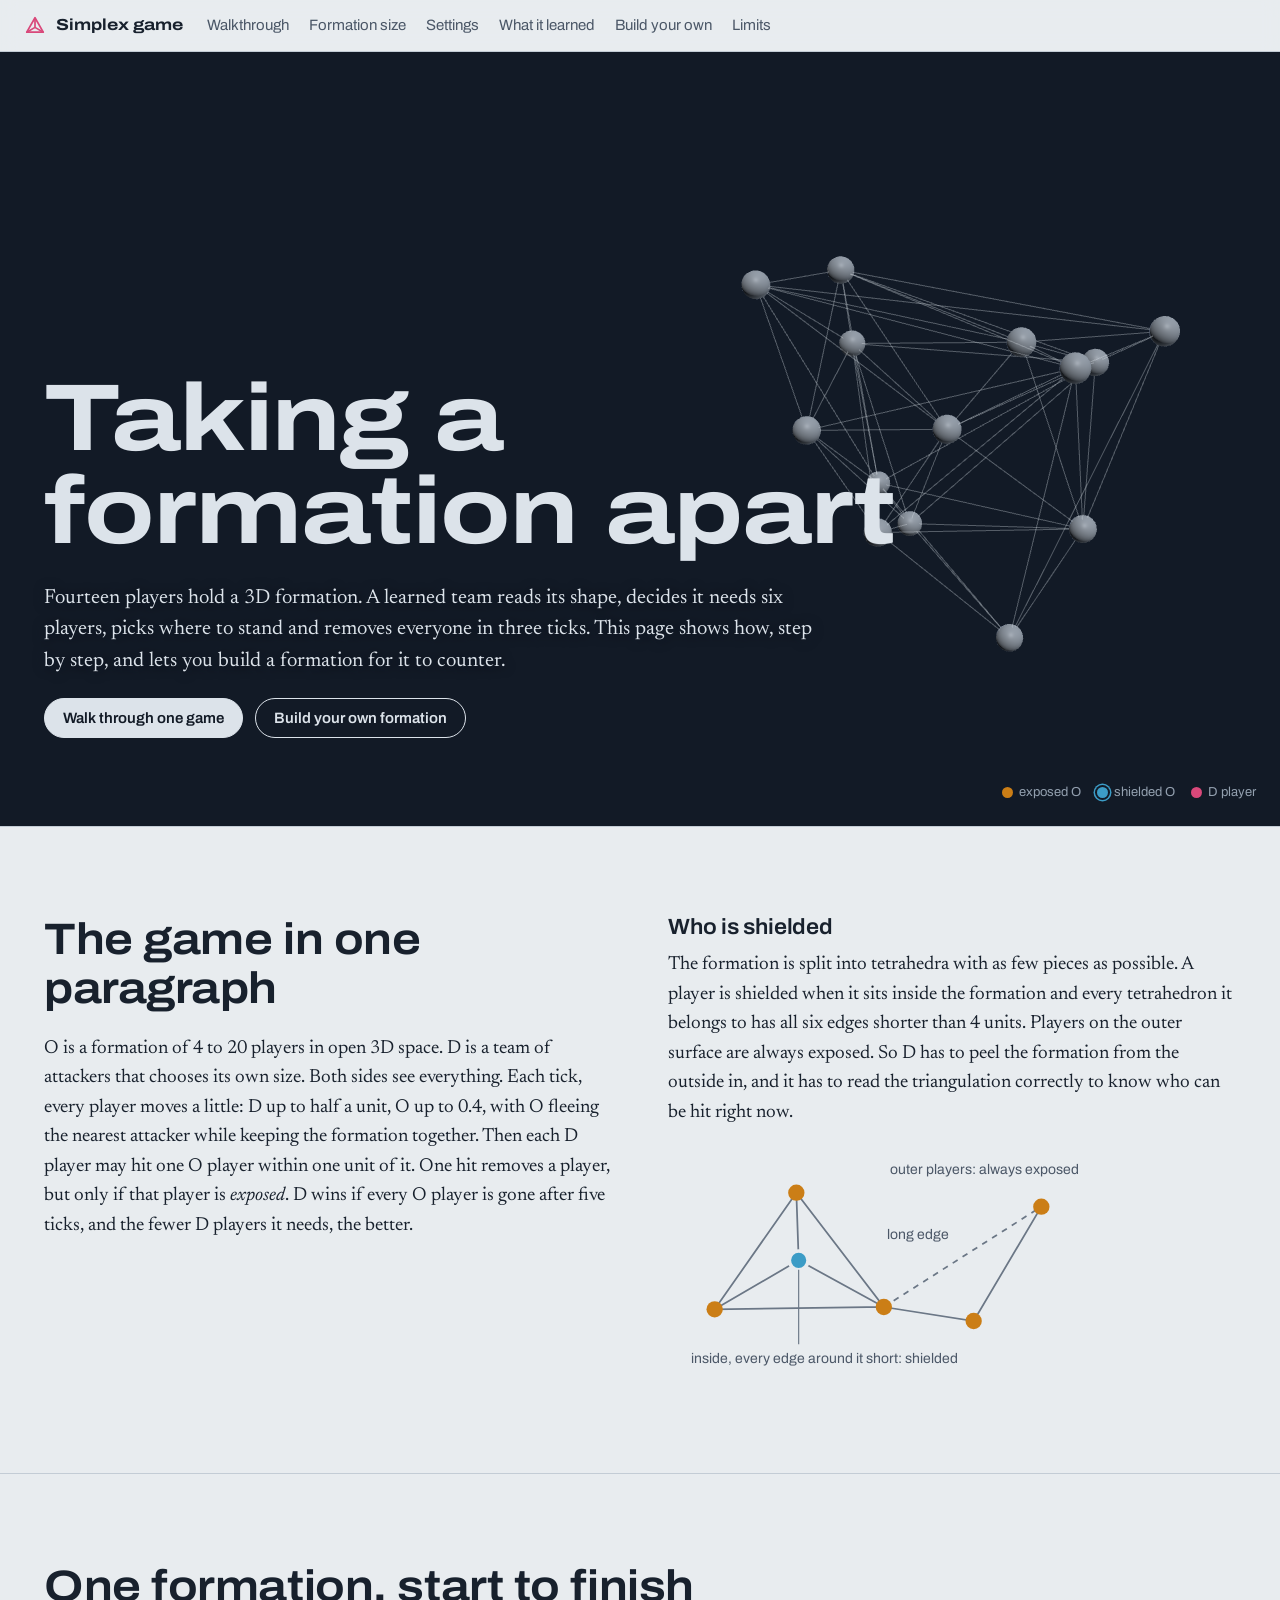
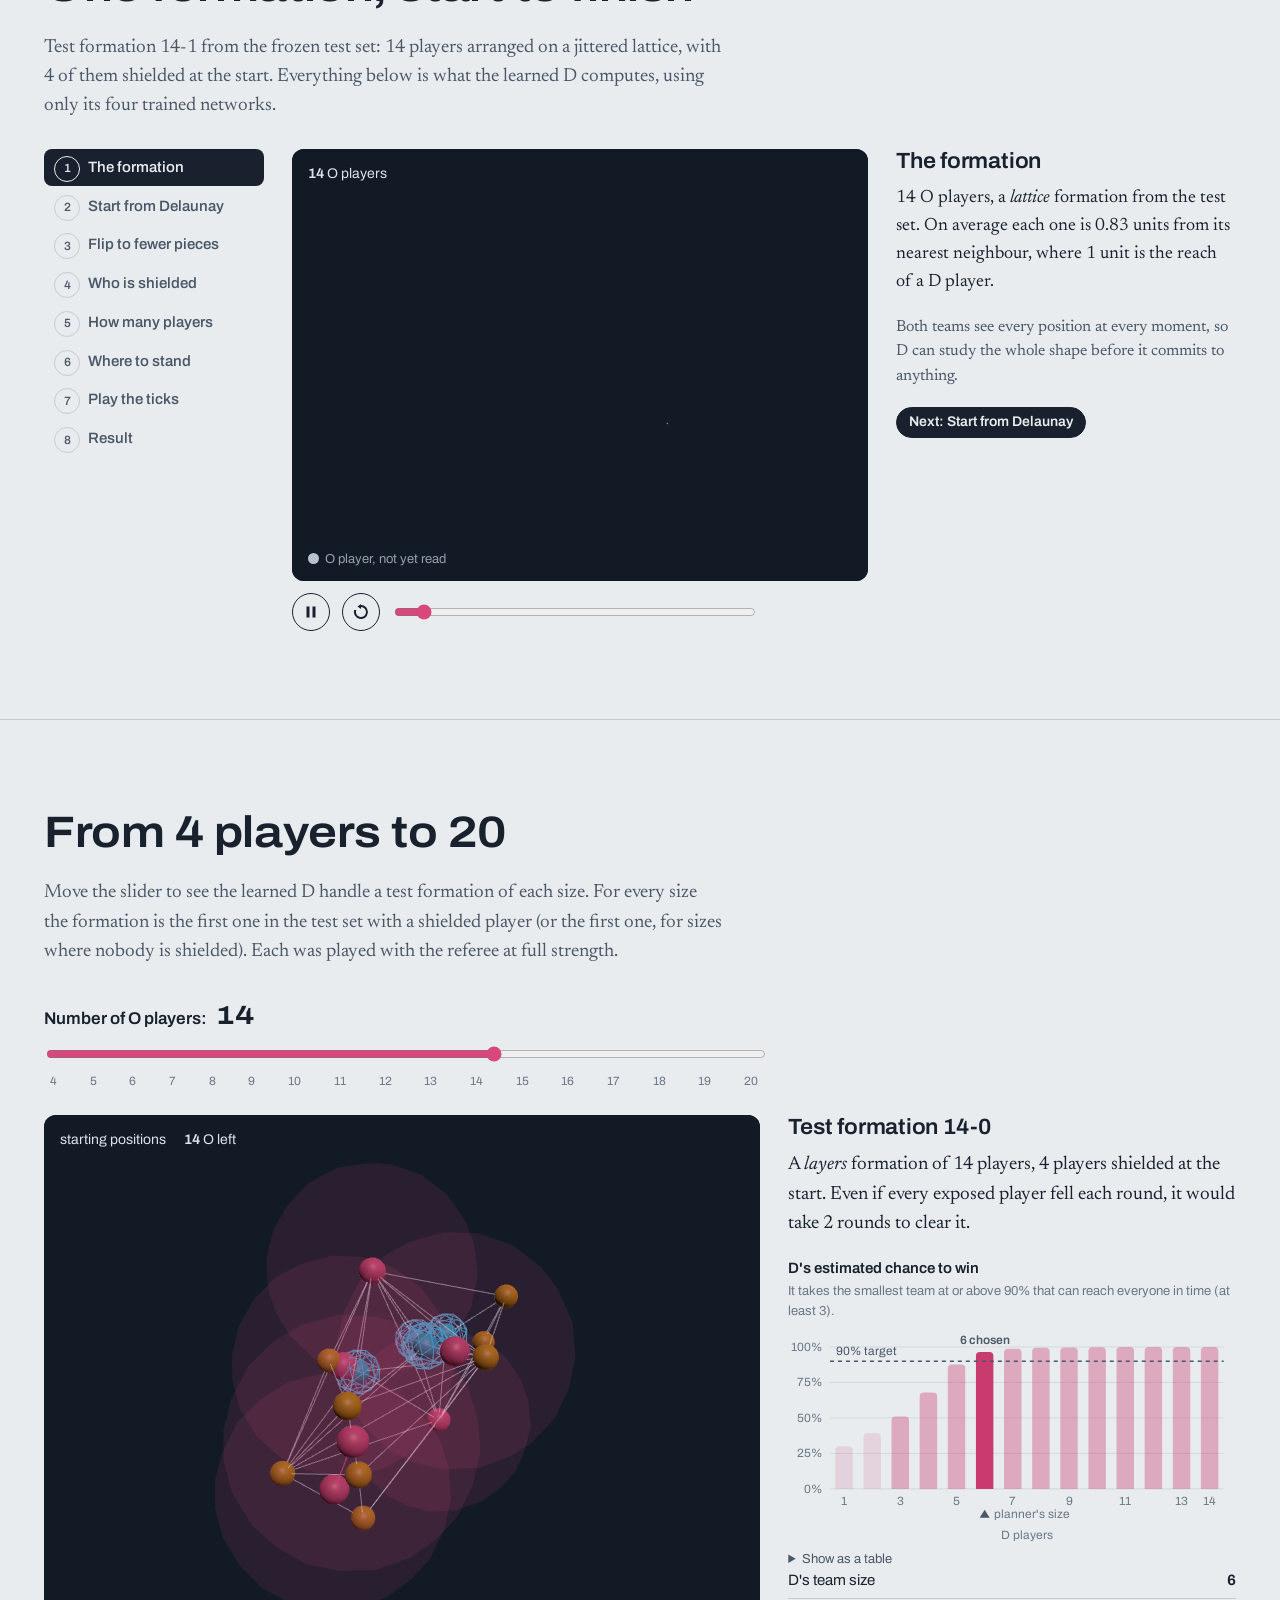
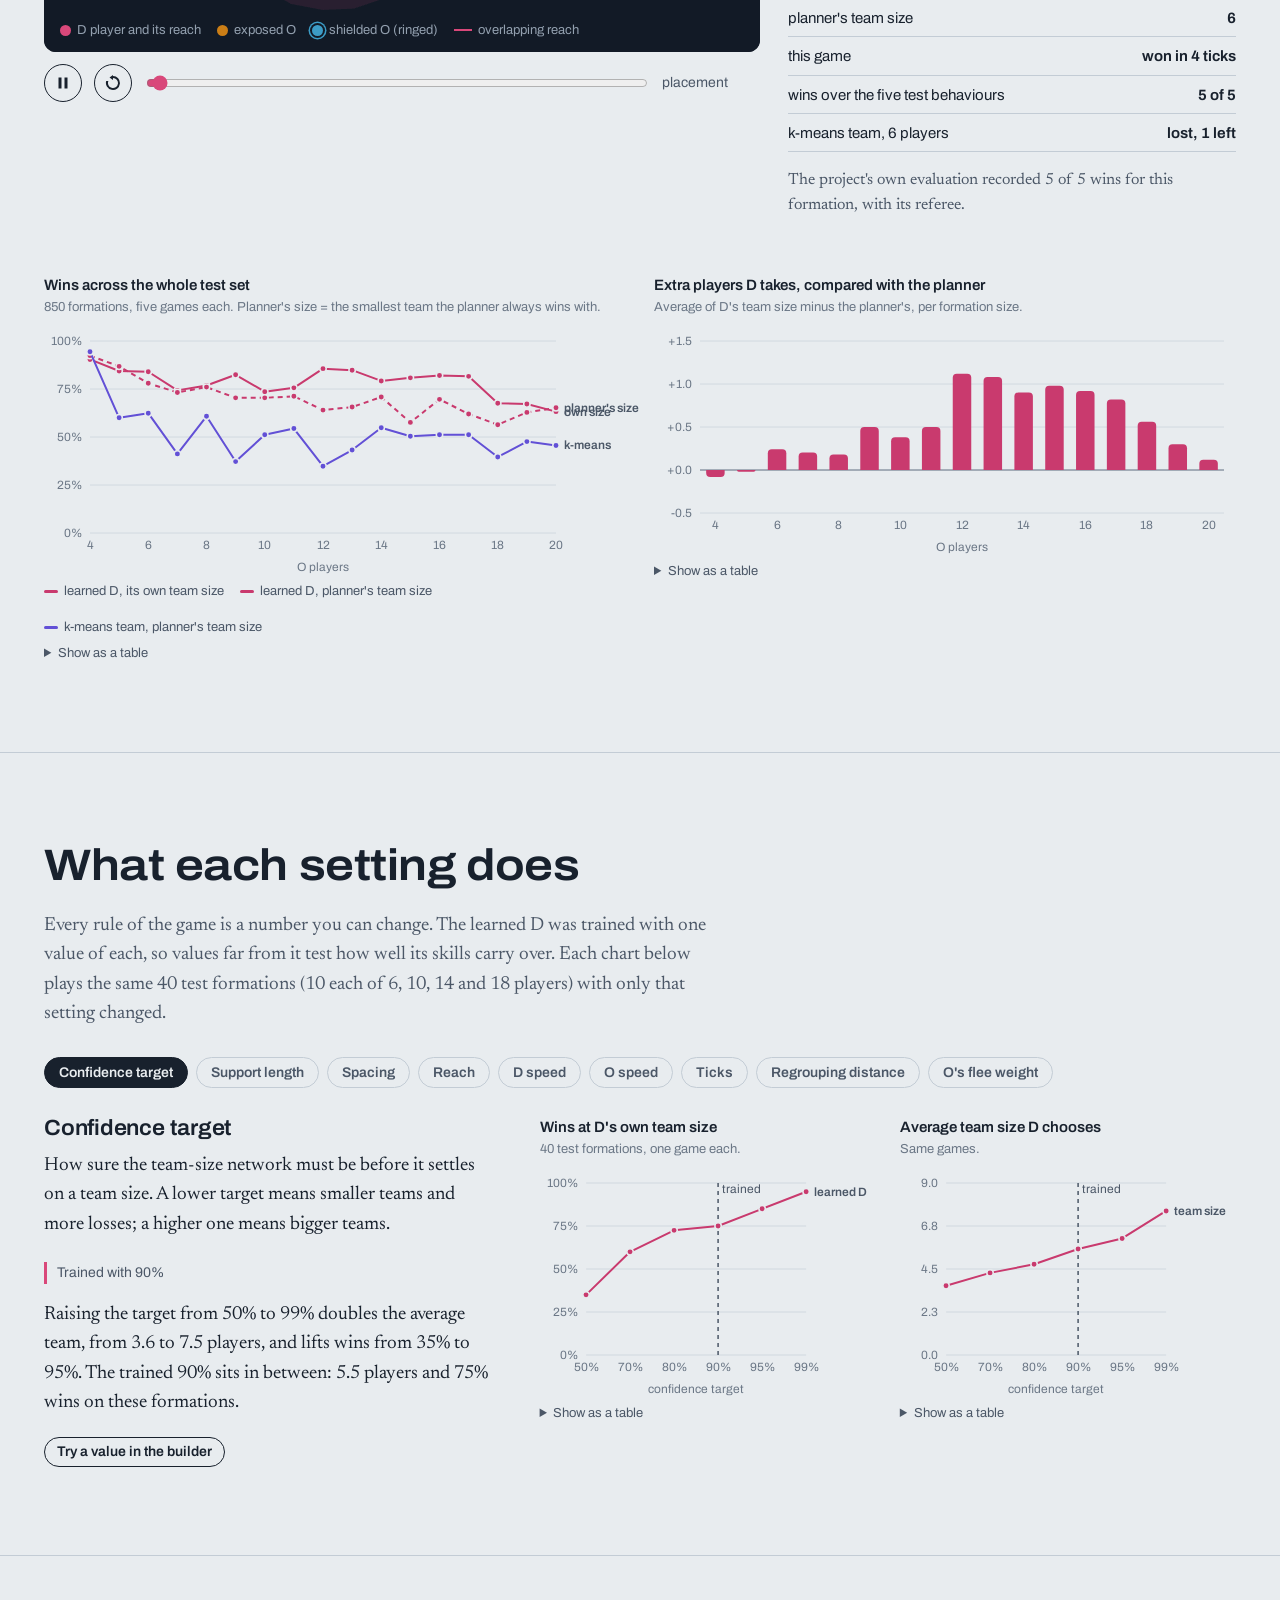
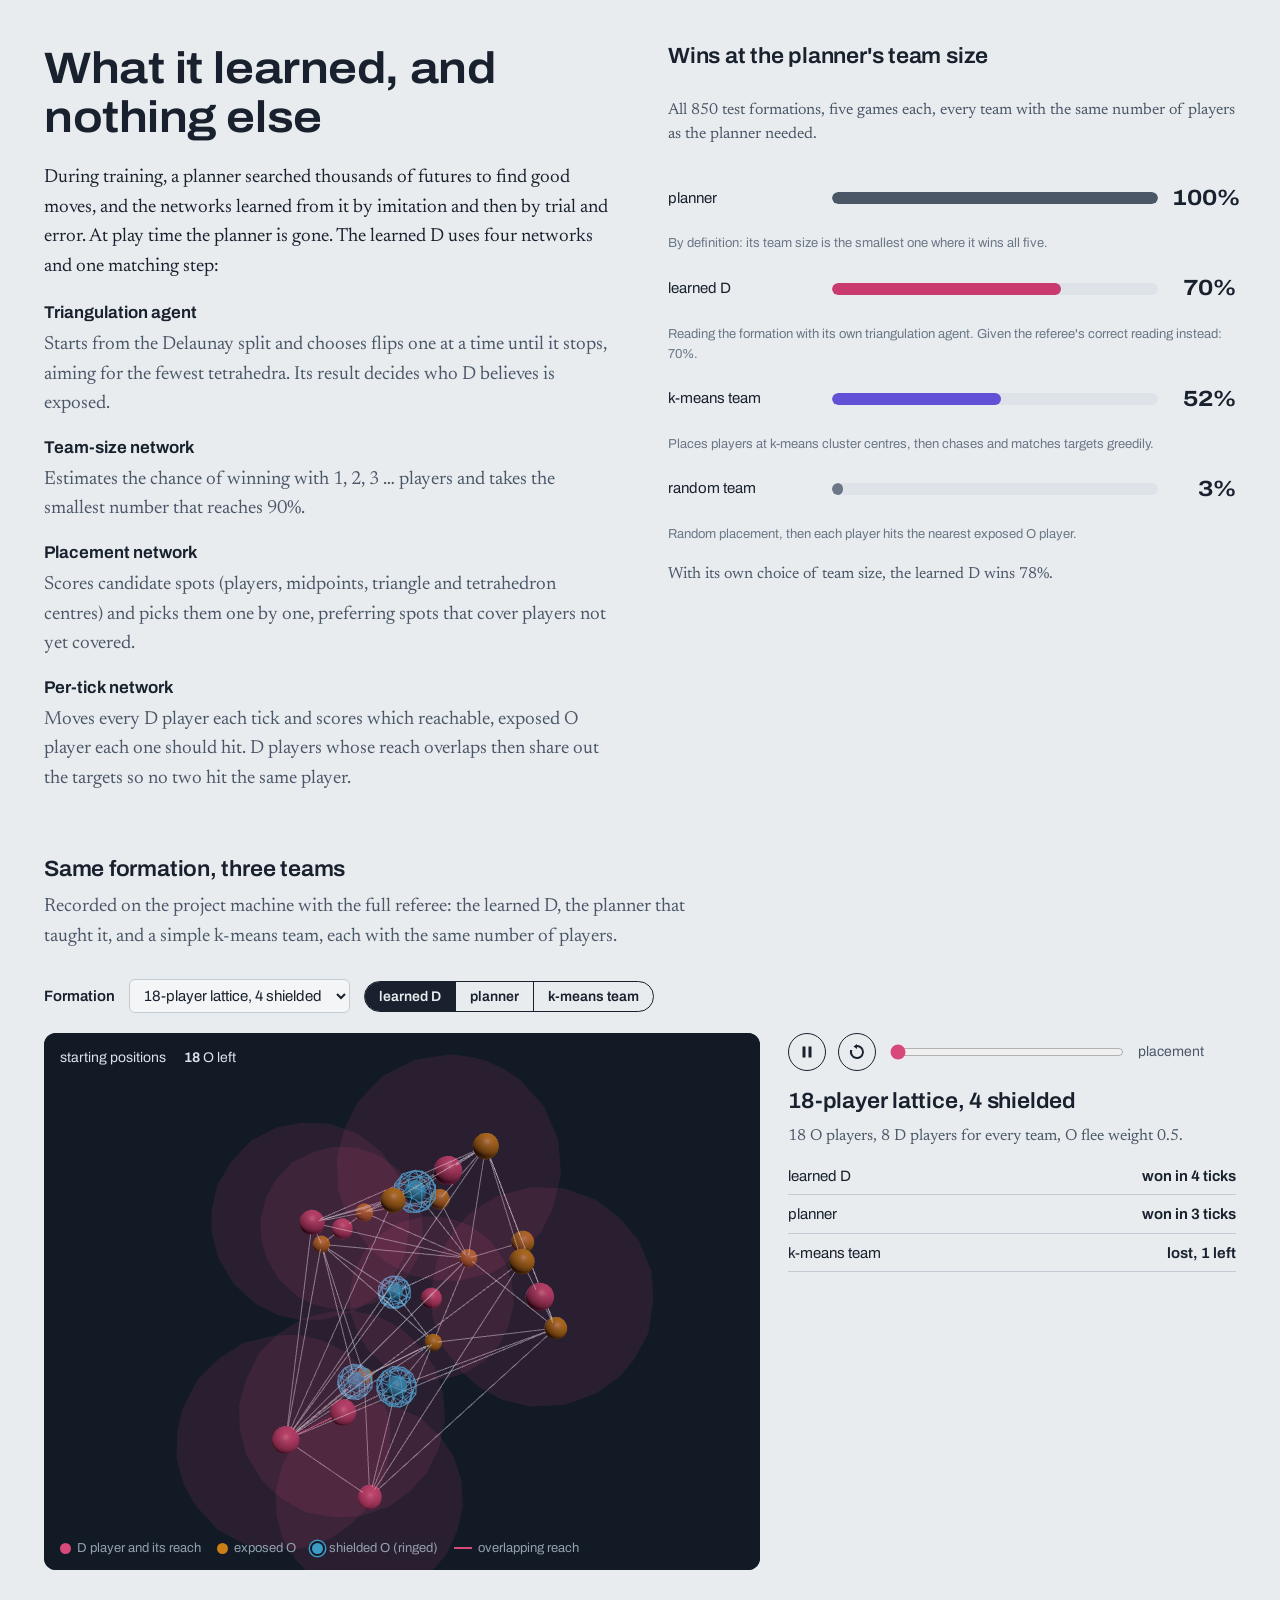
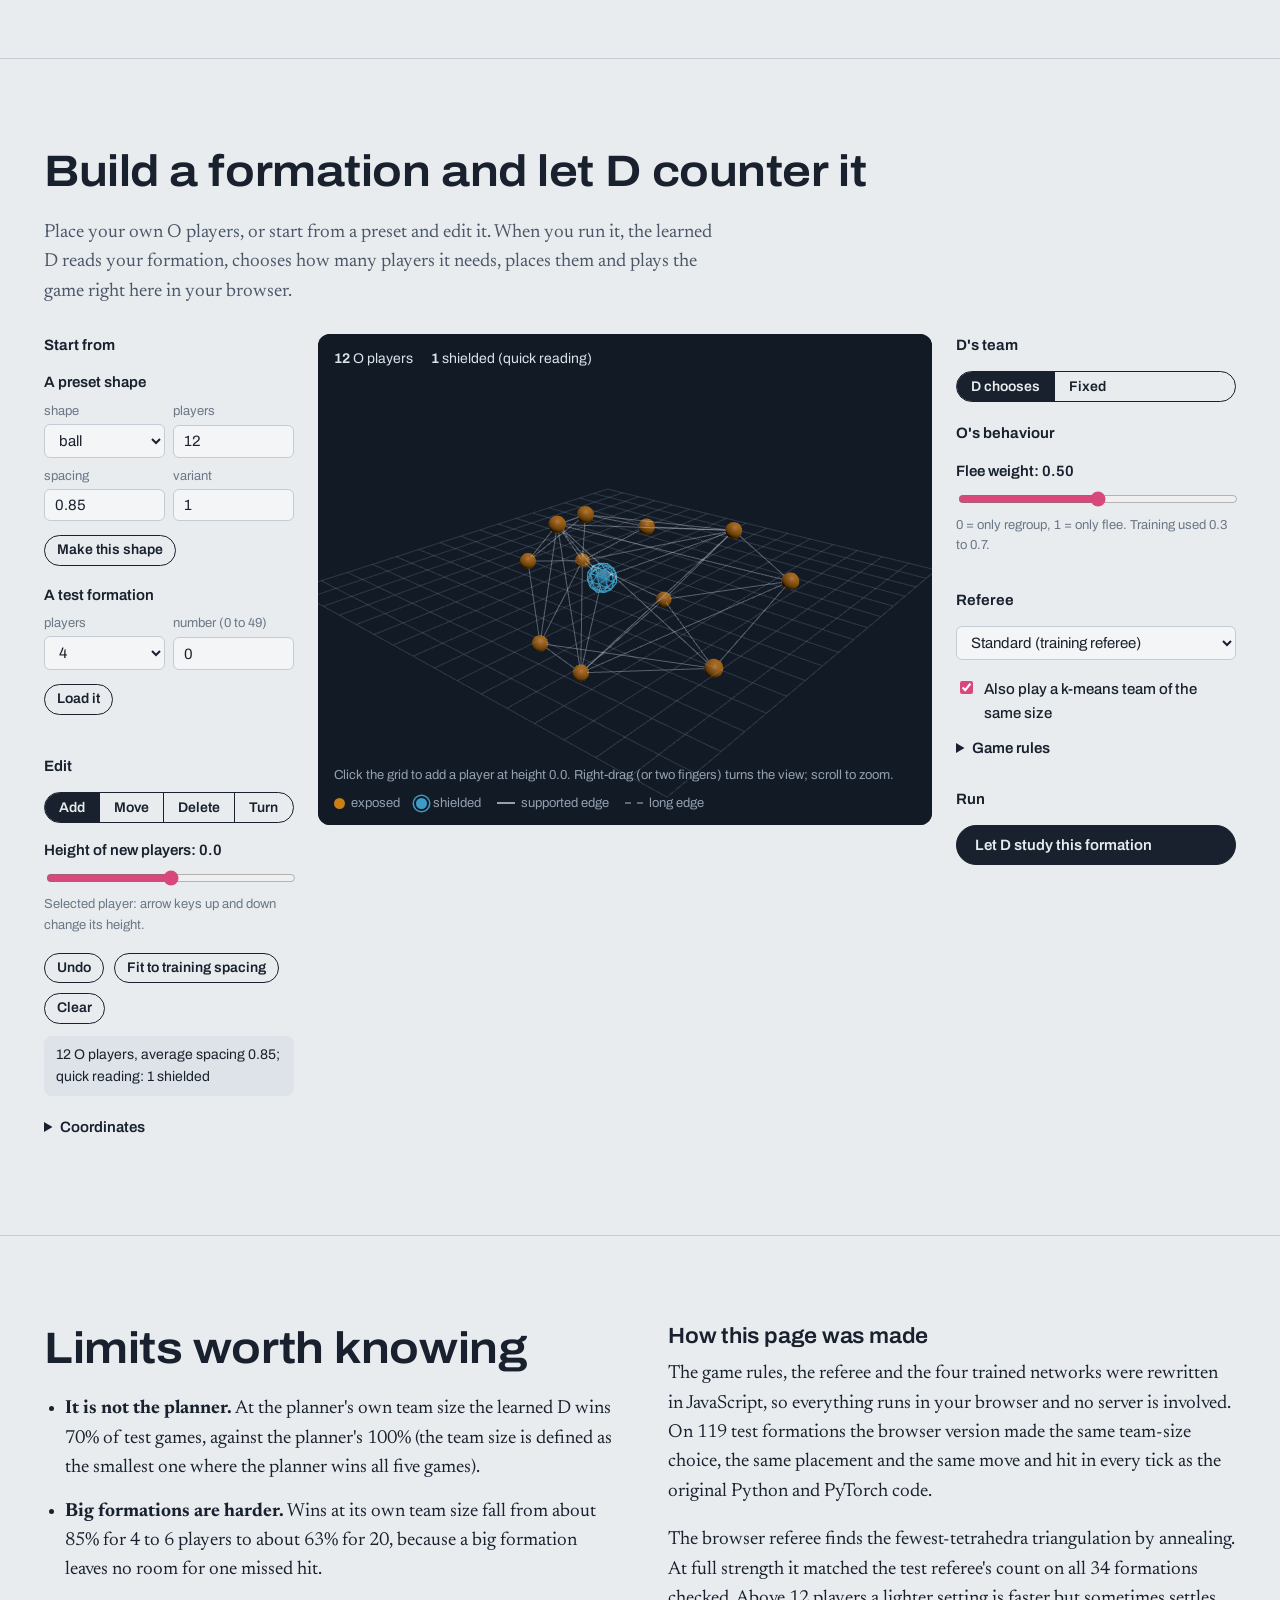
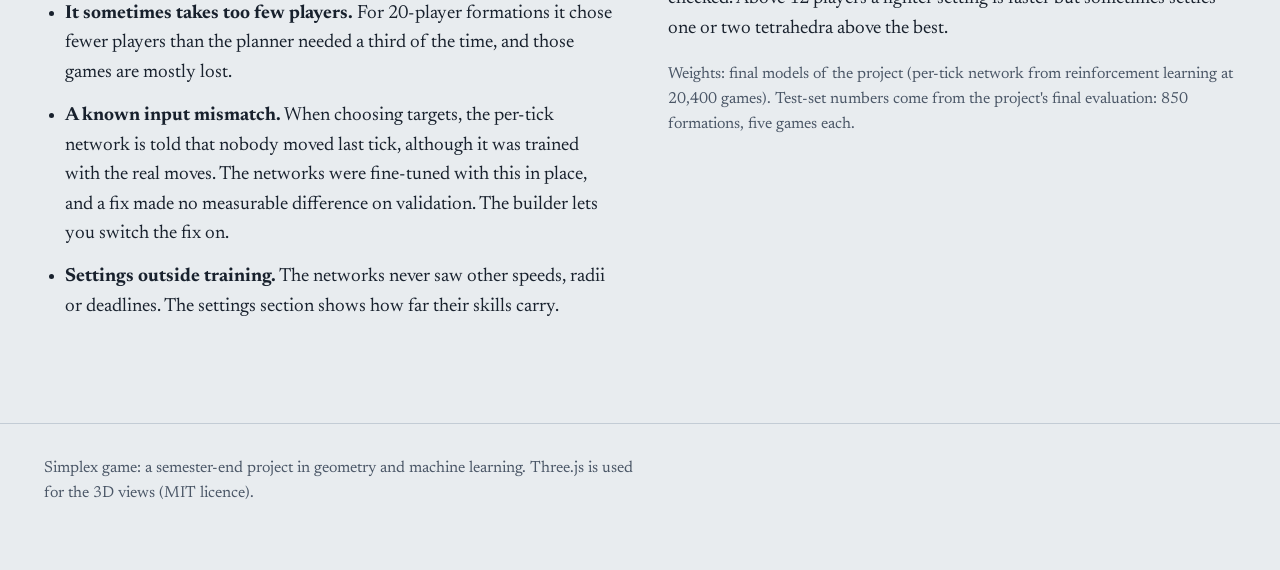
<file: simplex-game/index.html>
<!doctype html>
<html lang="en">
<head>
<meta charset="utf-8">
<meta name="viewport" content="width=device-width, initial-scale=1">
<title>Taking a Formation Apart</title>
<meta name="description" content="How a learned team reads a 3D formation, chooses how many players it needs, where to stand and whom to hit within five ticks. Interactive, with a formation builder.">
<link rel="preconnect" href="https://fonts.googleapis.com">
<link rel="preconnect" href="https://fonts.gstatic.com" crossorigin>
<link href="https://fonts.googleapis.com/css2?family=Archivo:wdth,wght@62..125,300..800&family=Newsreader:ital,opsz,wght@0,6..72,300..700;1,6..72,300..700&display=swap" rel="stylesheet">
<link rel="stylesheet" href="assets/css/site.css">
<link rel="icon" href="data:image/svg+xml,%3Csvg xmlns='http://www.w3.org/2000/svg' viewBox='0 0 32 32'%3E%3Cpath d='M16 3 29 26H3z' fill='none' stroke='%23D9487A' stroke-width='3'/%3E%3Cpath d='M16 3 16 19 29 26M16 19 3 26' fill='none' stroke='%23CB7E16' stroke-width='2'/%3E%3C/svg%3E">
<script type="importmap">
{ "imports": { "three": "./assets/vendor/three.module.min.js" } }
</script>
</head>
<body>
<a class="skip" href="#walkthrough">Skip to the walkthrough</a>

<header class="topbar" id="top">
  <a class="brand" href="#top" aria-label="Back to top">
    <svg viewBox="0 0 32 32" aria-hidden="true"><path d="M16 4 28 25H4z"/><path d="M16 4 16 18 28 25M16 18 4 25"/></svg>
    <span>Simplex game</span>
  </a>
  <nav aria-label="Sections">
    <a href="#walkthrough">Walkthrough</a>
    <a href="#size">Formation size</a>
    <a href="#settings">Settings</a>
    <a href="#learned">What it learned</a>
    <a href="#builder">Build your own</a>
    <a href="#limits">Limits</a>
  </nav>
</header>

<main>
  <!-- ======================================================== hero -->
  <section class="hero" aria-labelledby="hero-title">
    <div class="hero-stage stage-host" id="hero-stage" aria-hidden="true"></div>
    <div class="hero-copy">
      <h1 id="hero-title">Taking a formation apart</h1>
      <p class="lede">Fourteen players hold a 3D formation. A learned team reads its shape, decides it needs six players, picks where to stand and removes everyone in three ticks. This page shows how, step by step, and lets you build a formation for it to counter.</p>
      <div class="actions">
        <a class="btn primary" href="#walkthrough">Walk through one game</a>
        <a class="btn" href="#builder">Build your own formation</a>
      </div>
    </div>
    <div class="hero-legend legend" aria-hidden="true">
      <span><i class="dot exposed"></i>exposed O</span>
      <span><i class="dot shielded"></i>shielded O</span>
      <span><i class="dot d"></i>D player</span>
    </div>
  </section>

  <!-- ======================================================== rules -->
  <section class="band rules" aria-labelledby="rules-title">
    <div class="wrap two">
      <div>
        <h2 id="rules-title">The game in one paragraph</h2>
        <p>O is a formation of 4 to 20 players in open 3D space. D is a team of attackers that chooses its own size. Both sides see everything. Each tick, every player moves a little: D up to half a unit, O up to 0.4, with O fleeing the nearest attacker while keeping the formation together. Then each D player may hit one O player within one unit of it. One hit removes a player, but only if that player is <em>exposed</em>. D wins if every O player is gone after five ticks, and the fewer D players it needs, the better.</p>
      </div>
      <div>
        <h3>Who is shielded</h3>
        <p>The formation is split into tetrahedra with as few pieces as possible. A player is shielded when it sits inside the formation and every tetrahedron it belongs to has all six edges shorter than 4 units. Players on the outer surface are always exposed. So D has to peel the formation from the outside in, and it has to read the triangulation correctly to know who can be hit right now.</p>
        <figure class="mini-diagram" aria-label="Diagram: a shielded inner player and exposed outer players">
          <svg viewBox="0 0 360 196" role="img">
            <title>An inner player with only short edges is shielded; players on the outside are exposed; one long edge is drawn dashed</title>
            <g class="dg-edges">
              <path d="M40 140 L110 40 L185 138 Z M112 98 L40 140 M112 98 L110 40 M112 98 L185 138 M185 138 L262 150 L320 52"/>
              <path class="dg-long" d="M185 138 L320 52"/>
            </g>
            <circle class="dg-shielded" cx="112" cy="98" r="8"/>
            <circle class="dg-exposed" cx="40" cy="140" r="7"/><circle class="dg-exposed" cx="110" cy="40" r="7"/>
            <circle class="dg-exposed" cx="185" cy="138" r="7"/><circle class="dg-exposed" cx="320" cy="52" r="7"/><circle class="dg-exposed" cx="262" cy="150" r="7"/>
            <text x="188" y="80">long edge</text>
            <text x="352" y="24" text-anchor="end">outer players: always exposed</text>
            <path class="dg-lead" d="M112 106 V170"/>
            <text x="20" y="186">inside, every edge around it short: shielded</text>
          </svg>
        </figure>
      </div>
    </div>
  </section>

  <!-- ======================================================== walkthrough -->
  <section class="band walkthrough" id="walkthrough" aria-labelledby="walk-title">
    <div class="wrap">
      <h2 id="walk-title">One formation, start to finish</h2>
      <p class="section-lede">Test formation 14-1 from the frozen test set: 14 players arranged on a jittered lattice, with 4 of them shielded at the start. Everything below is what the learned D computes, using only its four trained networks.</p>
    </div>
    <div class="wrap study" id="tour">
      <ol class="steps" aria-label="Steps"></ol>
      <div class="study-main">
        <div class="stage-frame">
          <div class="stage-host" id="tour-stage"></div>
          <div class="stage-hud" aria-live="polite"></div>
          <div class="stage-legend legend"></div>
        </div>
        <div class="player-bar"></div>
      </div>
      <div class="step-text" aria-live="polite"></div>
    </div>
  </section>

  <!-- ======================================================== size explorer -->
  <section class="band size" id="size" aria-labelledby="size-title">
    <div class="wrap">
      <h2 id="size-title">From 4 players to 20</h2>
      <p class="section-lede">Move the slider to see the learned D handle a test formation of each size. For every size the formation is the first one in the test set with a shielded player (or the first one, for sizes where nobody is shielded). Each was played with the referee at full strength.</p>
      <div class="size-control">
        <label for="m-slider">Number of O players: <output id="m-out">14</output></label>
        <input type="range" id="m-slider" min="4" max="20" step="1" value="14">
        <div class="ticks" aria-hidden="true"></div>
      </div>
    </div>
    <div class="wrap size-grid">
      <div class="stage-col">
        <div class="stage-frame">
          <div class="stage-host" id="size-stage"></div>
          <div class="stage-hud" aria-live="polite"></div>
          <div class="stage-legend legend"></div>
        </div>
        <div class="player-bar size-bar"></div>
      </div>
      <div class="size-facts" aria-live="polite"></div>
    </div>
    <div class="wrap size-charts">
      <figure class="chart" id="chart-by-m"></figure>
      <figure class="chart" id="chart-extra"></figure>
    </div>
  </section>

  <!-- ======================================================== settings -->
  <section class="band settings" id="settings" aria-labelledby="settings-title">
    <div class="wrap">
      <h2 id="settings-title">What each setting does</h2>
      <p class="section-lede">Every rule of the game is a number you can change. The learned D was trained with one value of each, so values far from it test how well its skills carry over. Each chart below plays the same 40 test formations (10 each of 6, 10, 14 and 18 players) with only that setting changed.</p>
      <div class="param-tabs" role="tablist" aria-label="Settings"></div>
    </div>
    <div class="wrap param-panel" role="tabpanel"></div>
  </section>

  <!-- ======================================================== learned only -->
  <section class="band learned" id="learned" aria-labelledby="learned-title">
    <div class="wrap two">
      <div>
        <h2 id="learned-title">What it learned, and nothing else</h2>
        <p>During training, a planner searched thousands of futures to find good moves, and the networks learned from it by imitation and then by trial and error. At play time the planner is gone. The learned D uses four networks and one matching step:</p>
        <dl class="nets">
          <dt>Triangulation agent</dt><dd>Starts from the Delaunay split and chooses flips one at a time until it stops, aiming for the fewest tetrahedra. Its result decides who D believes is exposed.</dd>
          <dt>Team-size network</dt><dd>Estimates the chance of winning with 1, 2, 3 … players and takes the smallest number that reaches 90%.</dd>
          <dt>Placement network</dt><dd>Scores candidate spots (players, midpoints, triangle and tetrahedron centres) and picks them one by one, preferring spots that cover players not yet covered.</dd>
          <dt>Per-tick network</dt><dd>Moves every D player each tick and scores which reachable, exposed O player each one should hit. D players whose reach overlaps then share out the targets so no two hit the same player.</dd>
        </dl>
      </div>
      <div class="scoreboard" id="scoreboard"></div>
    </div>
    <div class="wrap">
      <h3 class="compare-title">Same formation, three teams</h3>
      <p class="section-lede">Recorded on the project machine with the full referee: the learned D, the planner that taught it, and a simple k-means team, each with the same number of players.</p>
      <div class="compare-controls"></div>
    </div>
    <div class="wrap compare-grid">
      <div class="stage-frame">
        <div class="stage-host" id="compare-stage"></div>
        <div class="stage-hud" aria-live="polite"></div>
        <div class="stage-legend legend"></div>
      </div>
      <div>
        <div class="player-bar compare-bar"></div>
        <div class="compare-facts" aria-live="polite"></div>
      </div>
    </div>
  </section>

  <!-- ======================================================== builder -->
  <section class="band builder" id="builder" aria-labelledby="builder-title">
    <div class="wrap">
      <h2 id="builder-title">Build a formation and let D counter it</h2>
      <p class="section-lede">Place your own O players, or start from a preset and edit it. When you run it, the learned D reads your formation, chooses how many players it needs, places them and plays the game right here in your browser.</p>
    </div>
    <div class="wrap builder-grid">
      <div class="builder-tools" aria-label="Formation tools"></div>
      <div class="builder-center">
        <div class="stage-frame builder-frame">
          <div class="stage-host" id="builder-stage"></div>
          <div class="stage-hud" aria-live="polite"></div>
          <div class="stage-legend legend"></div>
          <div class="edit-hint"></div>
        </div>
        <div class="player-bar builder-bar"></div>
        <div class="builder-steps"><ol class="steps compact" aria-label="Steps"></ol><div class="step-text" aria-live="polite"></div></div>
      </div>
      <div class="builder-settings" aria-label="Game settings"></div>
    </div>
  </section>

  <!-- ======================================================== limits -->
  <section class="band limits" id="limits" aria-labelledby="limits-title">
    <div class="wrap two">
      <div>
        <h2 id="limits-title">Limits worth knowing</h2>
        <ul class="plain">
          <li><strong>It is not the planner.</strong> At the planner's own team size the learned D wins 70% of test games, against the planner's 100% (the team size is defined as the smallest one where the planner wins all five games).</li>
          <li><strong>Big formations are harder.</strong> Wins at its own team size fall from about 85% for 4 to 6 players to about 63% for 20, because a big formation leaves no room for one missed hit.</li>
          <li><strong>It sometimes takes too few players.</strong> For 20-player formations it chose fewer players than the planner needed a third of the time, and those games are mostly lost.</li>
          <li><strong>A known input mismatch.</strong> When choosing targets, the per-tick network is told that nobody moved last tick, although it was trained with the real moves. The networks were fine-tuned with this in place, and a fix made no measurable difference on validation. The builder lets you switch the fix on.</li>
          <li><strong>Settings outside training.</strong> The networks never saw other speeds, radii or deadlines. The settings section shows how far their skills carry.</li>
        </ul>
      </div>
      <div>
        <h3>How this page was made</h3>
        <p>The game rules, the referee and the four trained networks were rewritten in JavaScript, so everything runs in your browser and no server is involved. On 119 test formations the browser version made the same team-size choice, the same placement and the same move and hit in every tick as the original Python and PyTorch code.</p>
        <p>The browser referee finds the fewest-tetrahedra triangulation by annealing. At full strength it matched the test referee's count on all 34 formations checked. Above 12 players a lighter setting is faster but sometimes settles one or two tetrahedra above the best.</p>
        <p class="small">Weights: final models of the project (per-tick network from reinforcement learning at 20,400 games). Test-set numbers come from the project's final evaluation: 850 formations, five games each.</p>
      </div>
    </div>
  </section>
</main>

<footer class="foot">
  <div class="wrap">
    <p>Simplex game: a semester-end project in geometry and machine learning. Three.js is used for the 3D views (MIT licence).</p>
  </div>
</footer>

<script type="module" src="assets/js/main.js"></script>
</body>
</html>
</file>
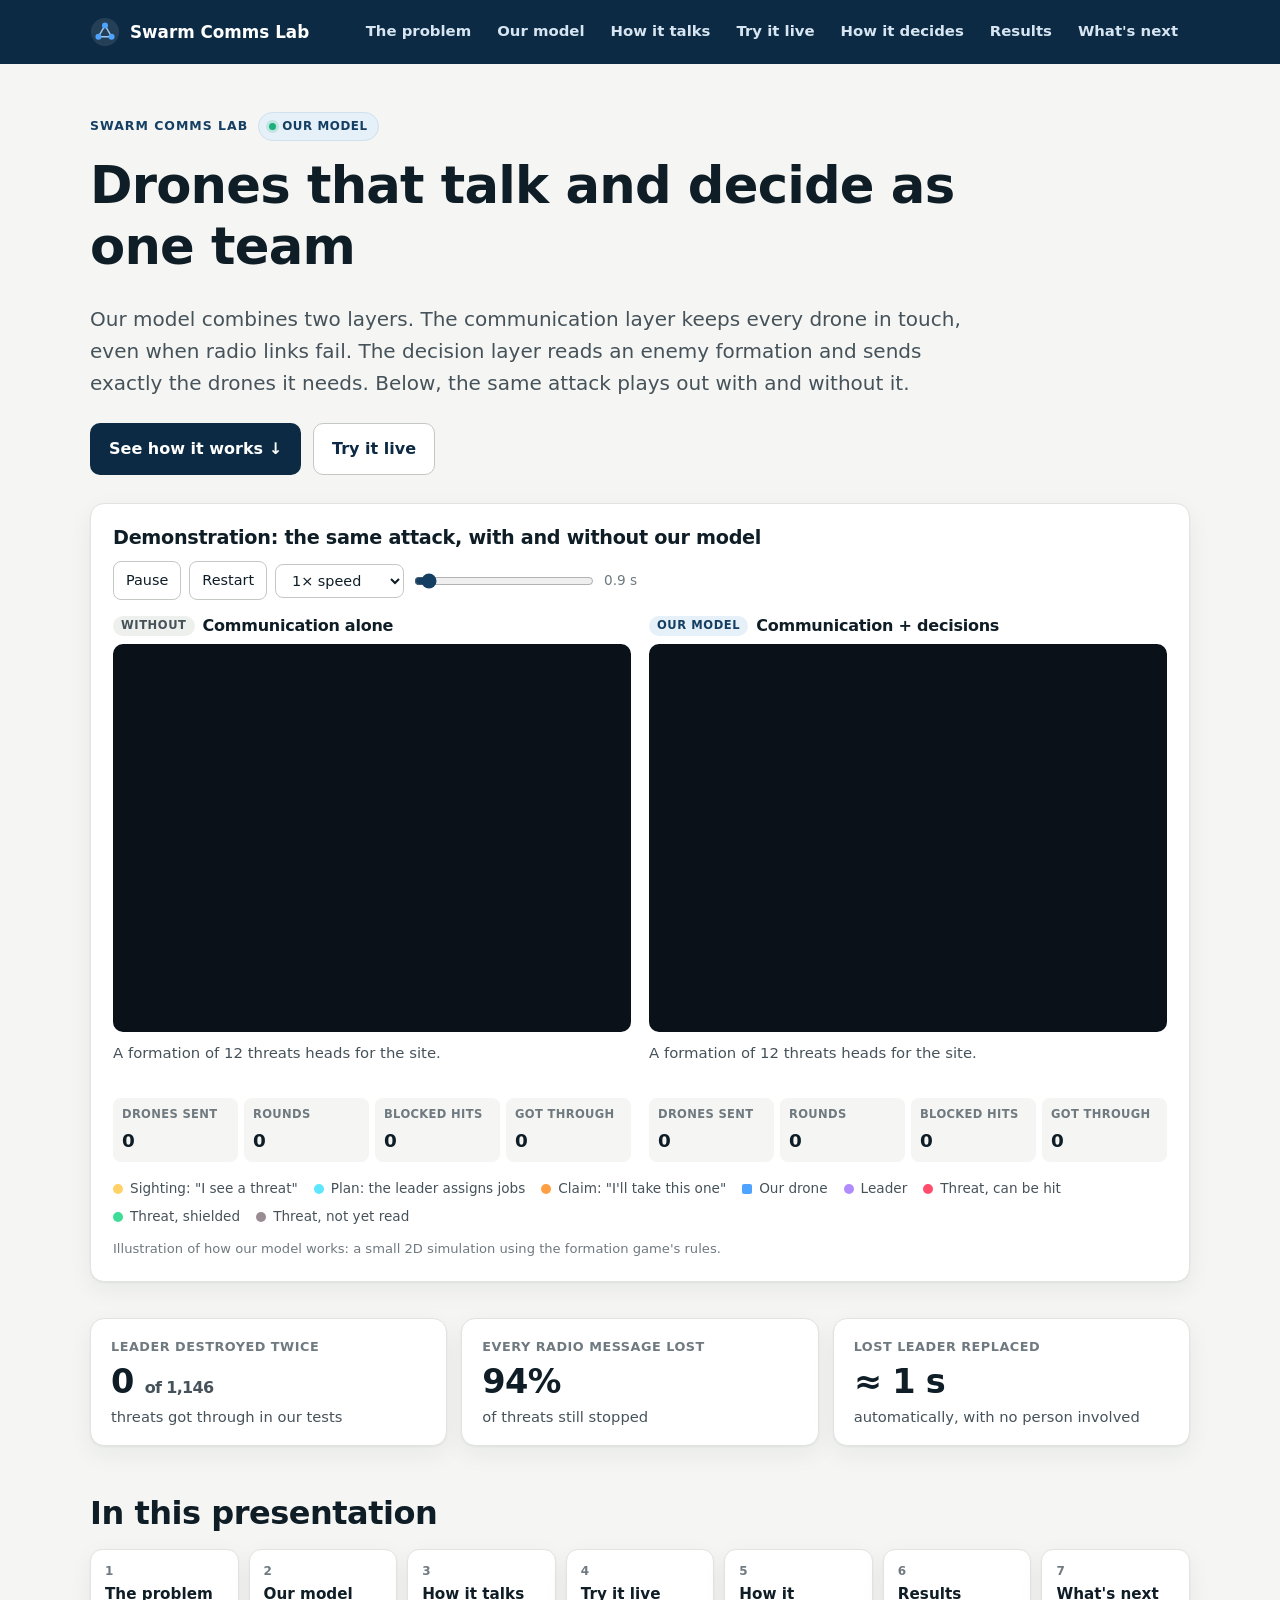
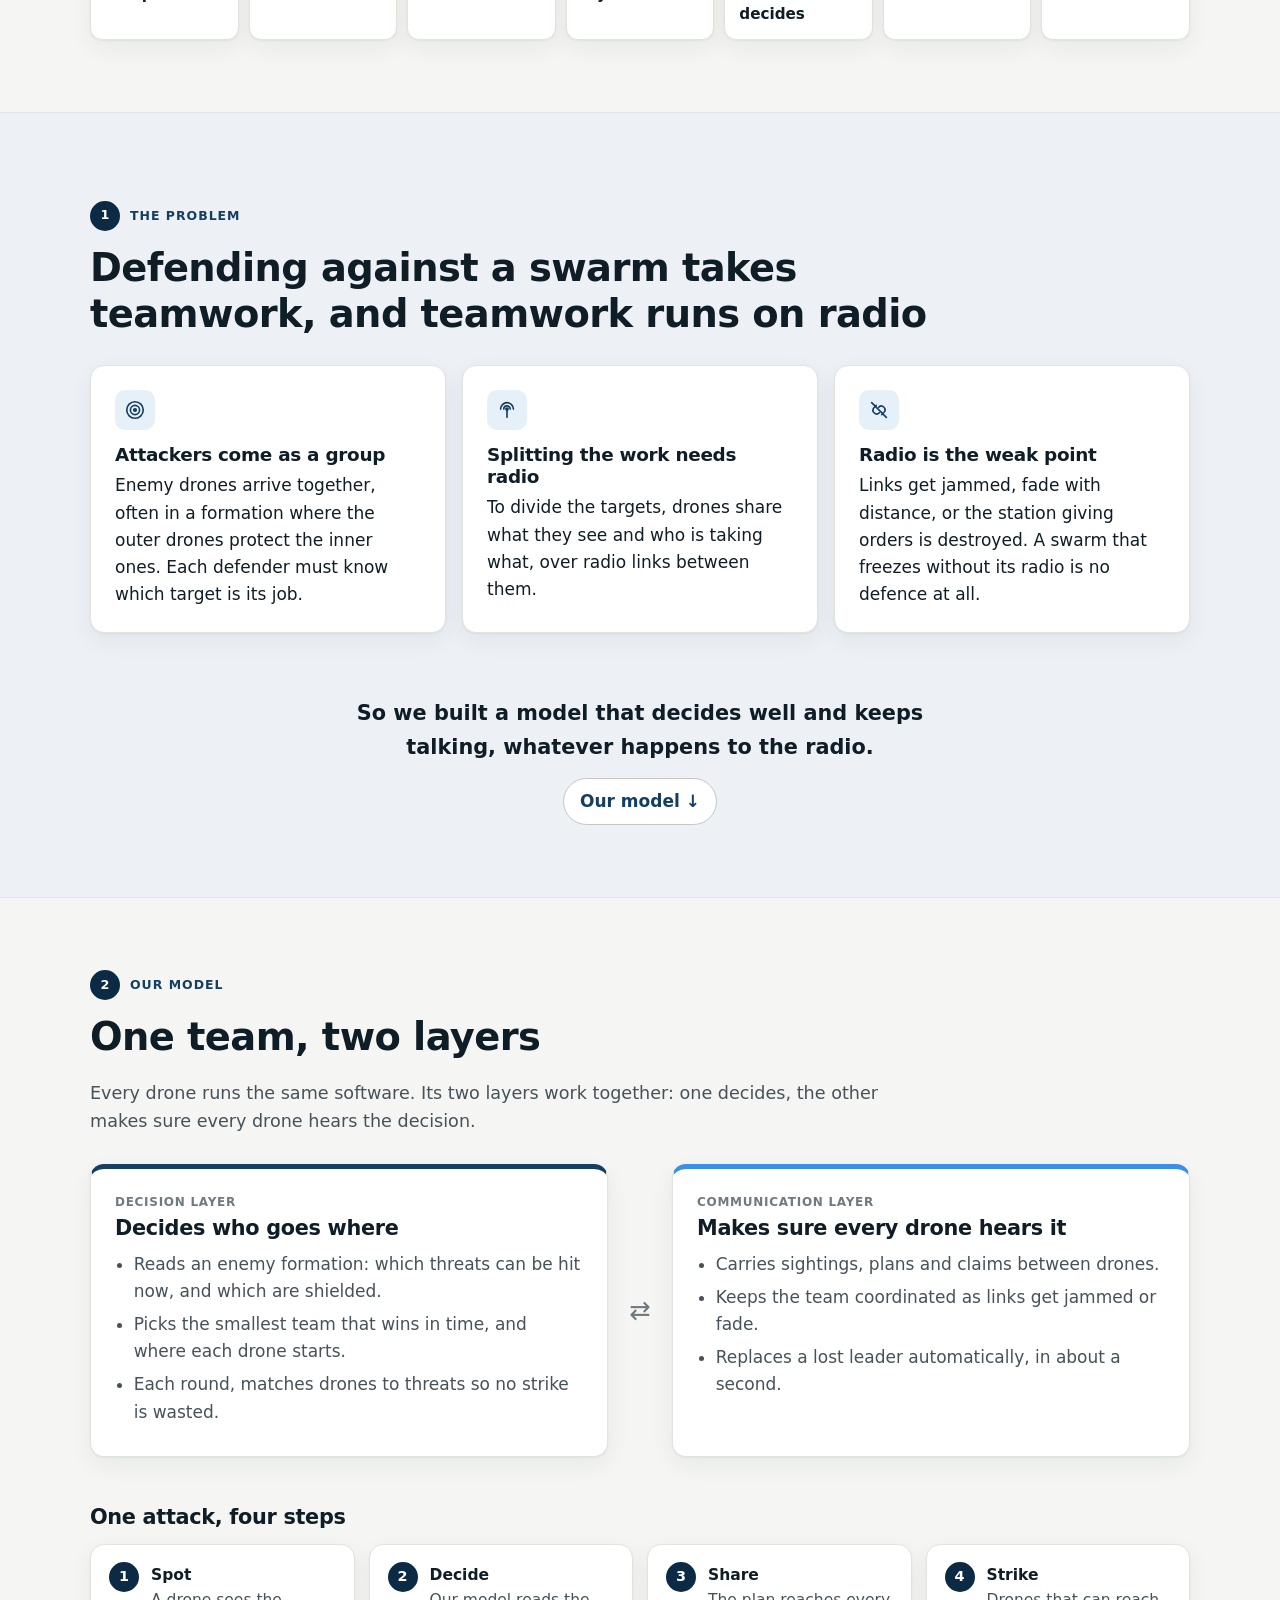
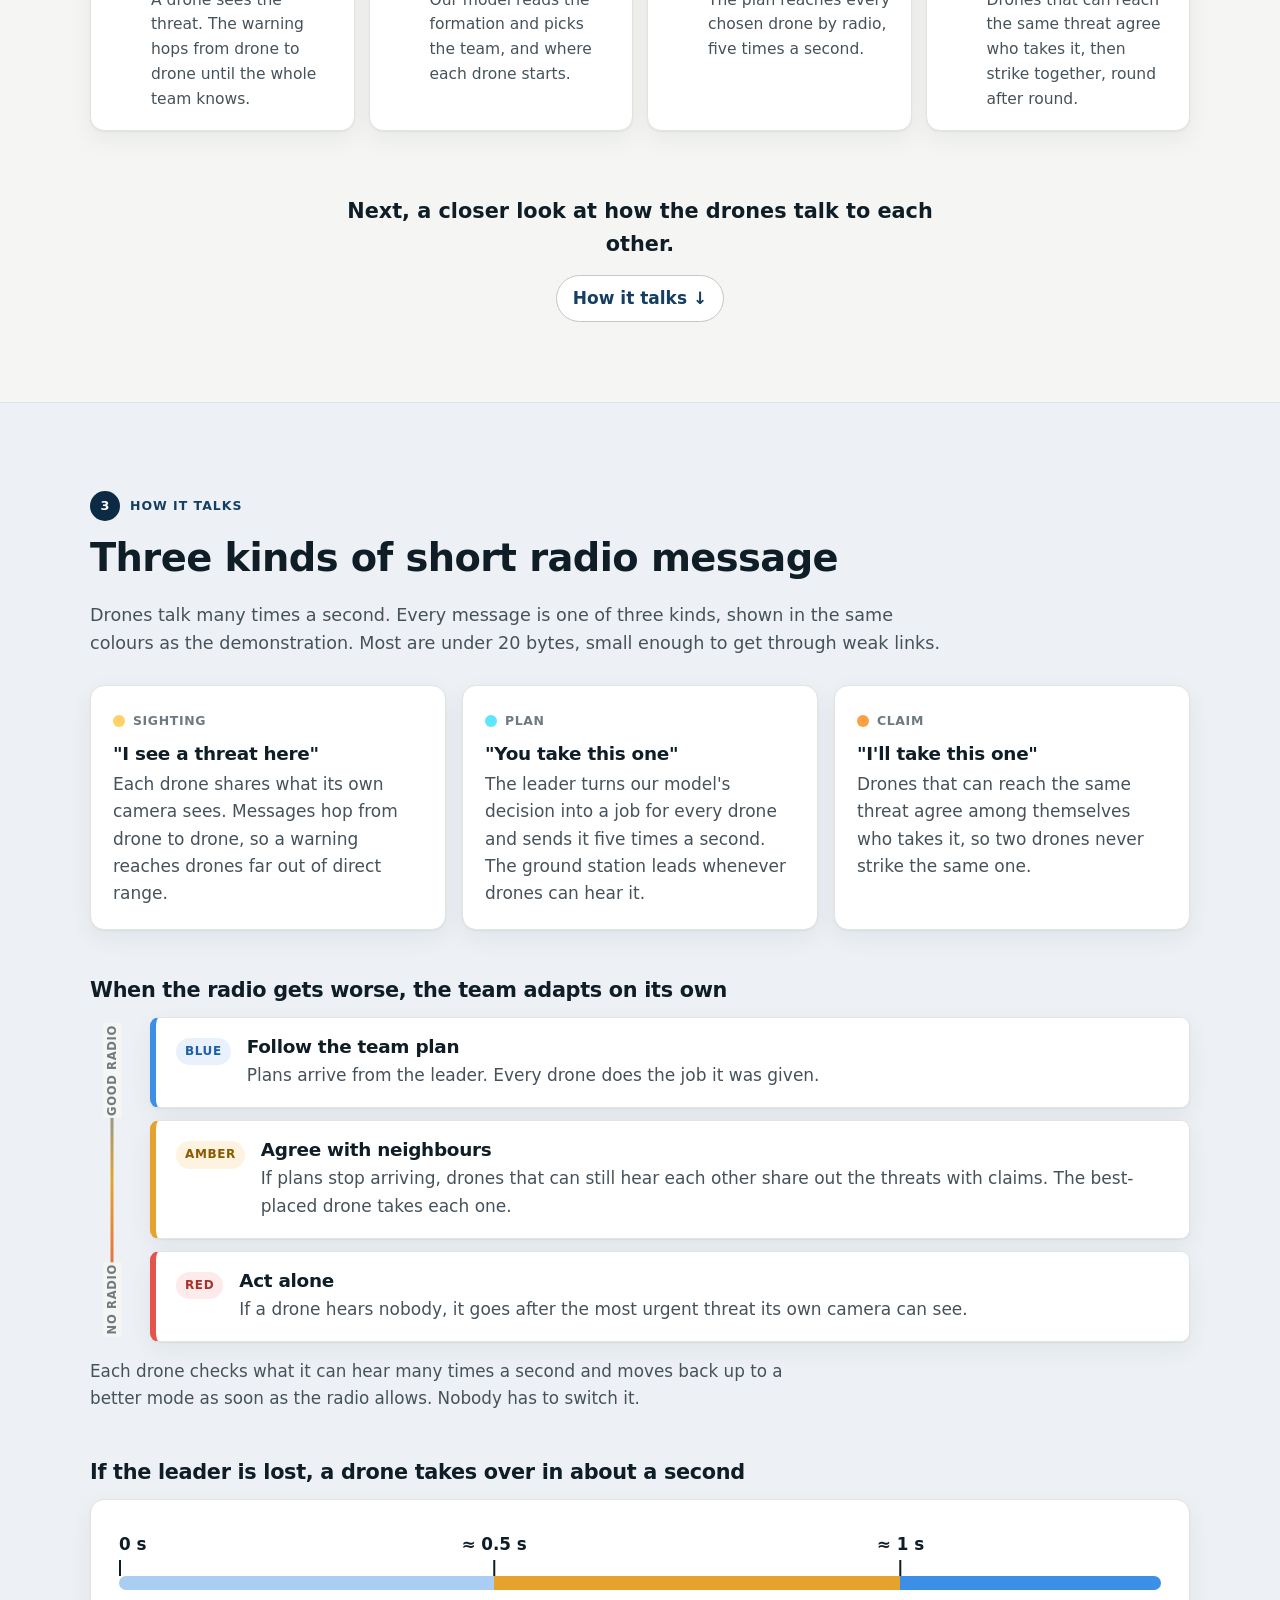
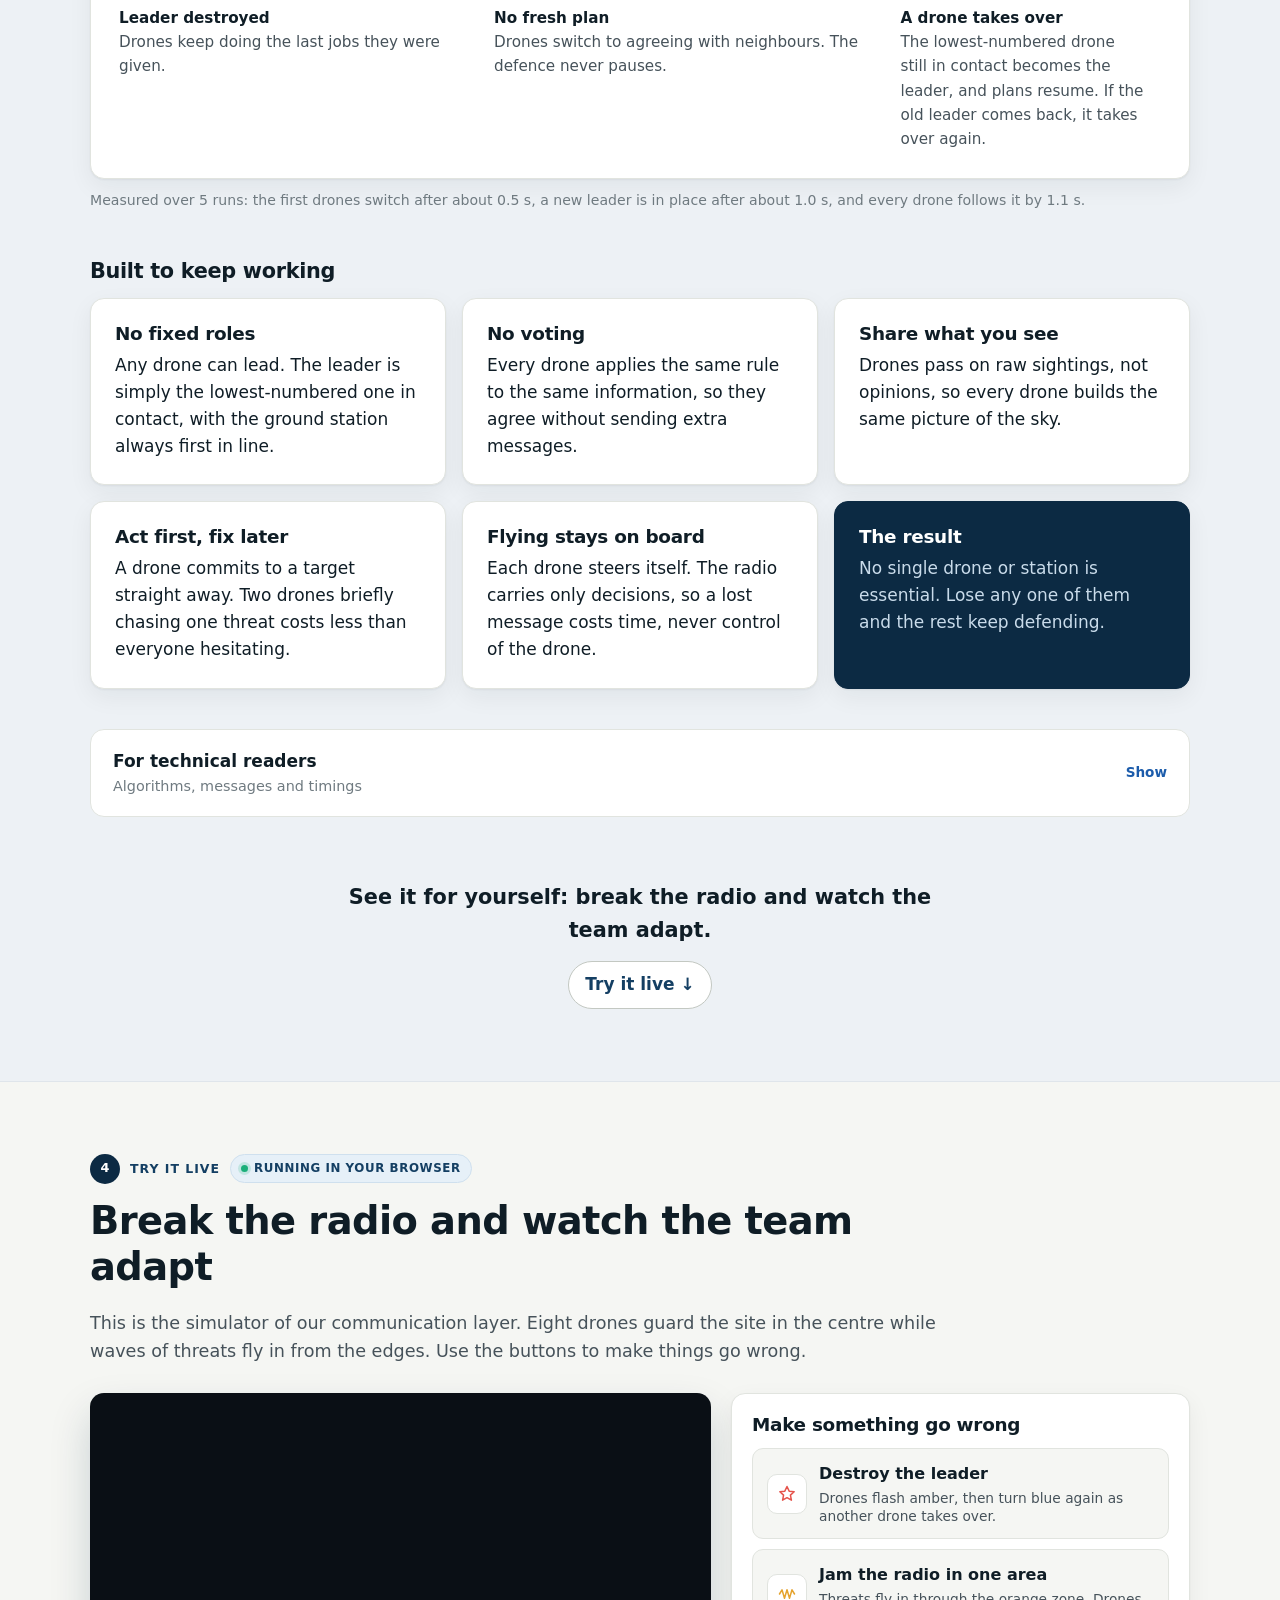
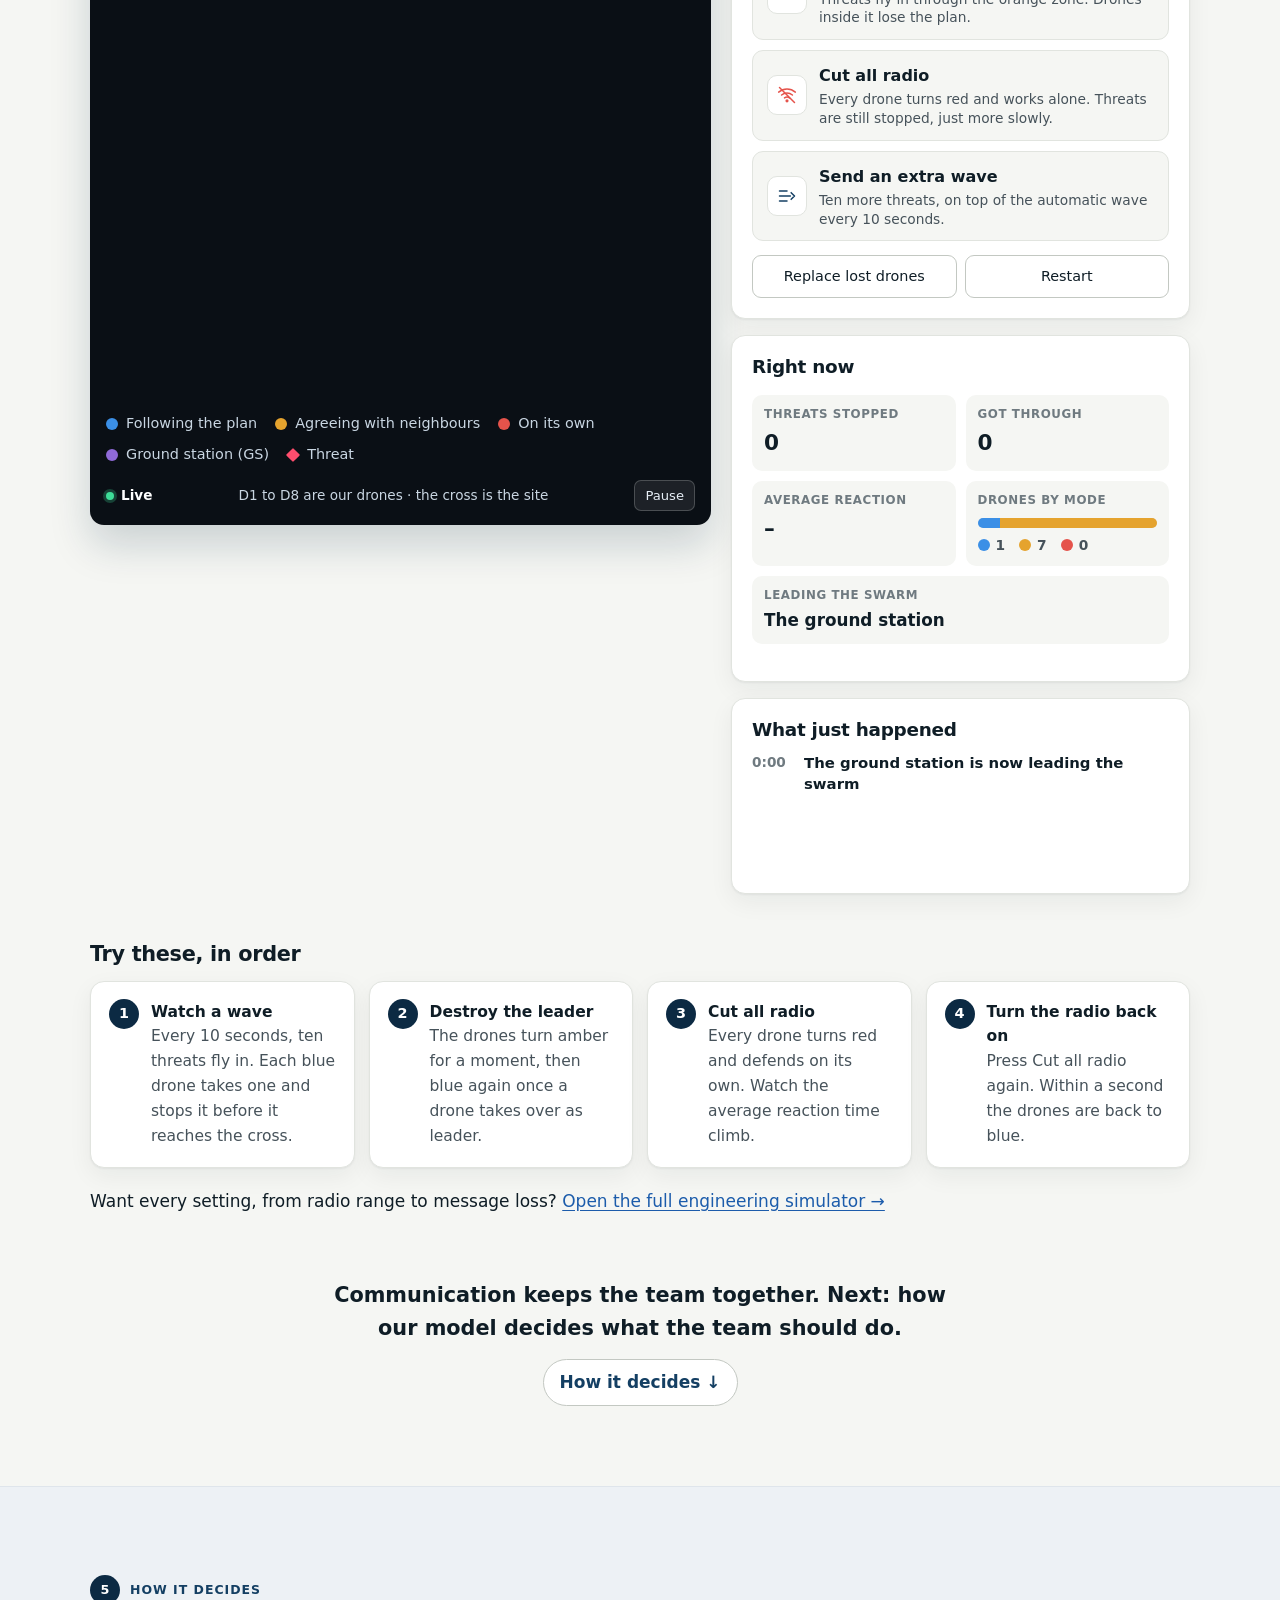
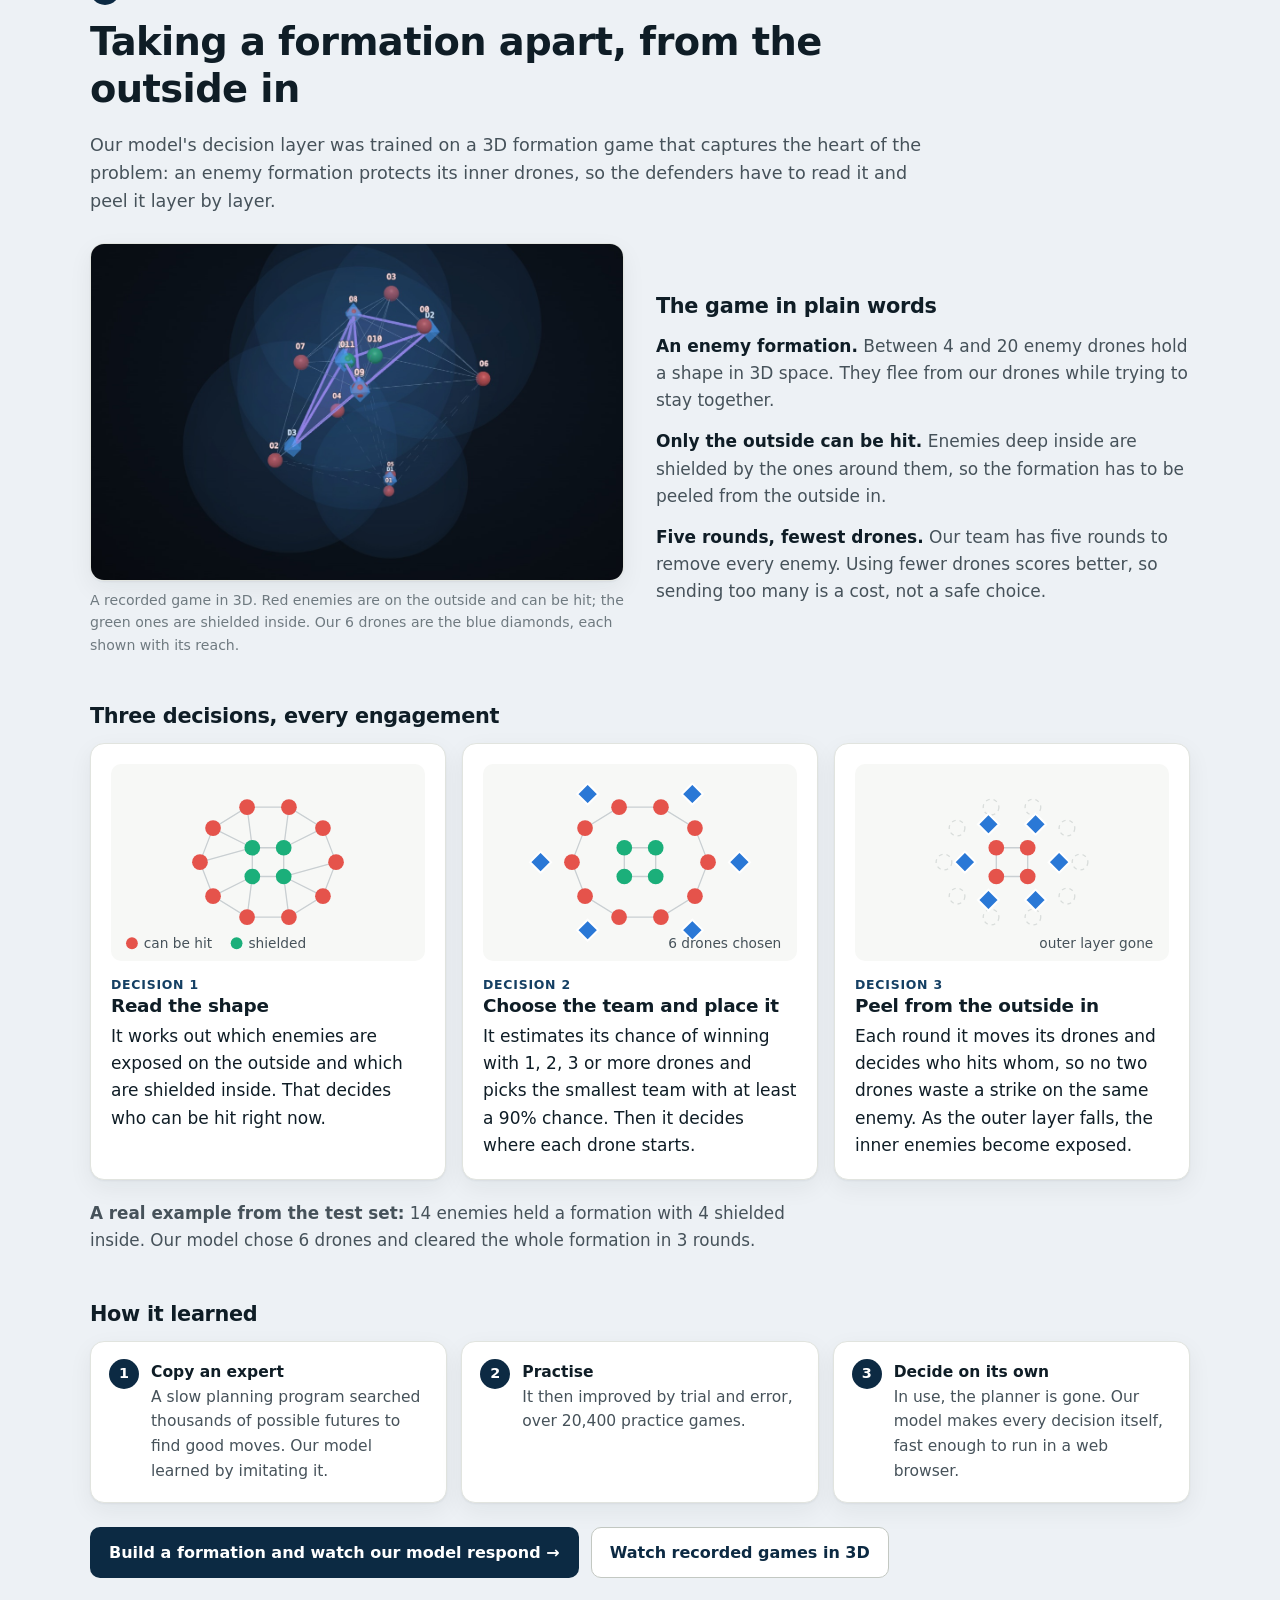
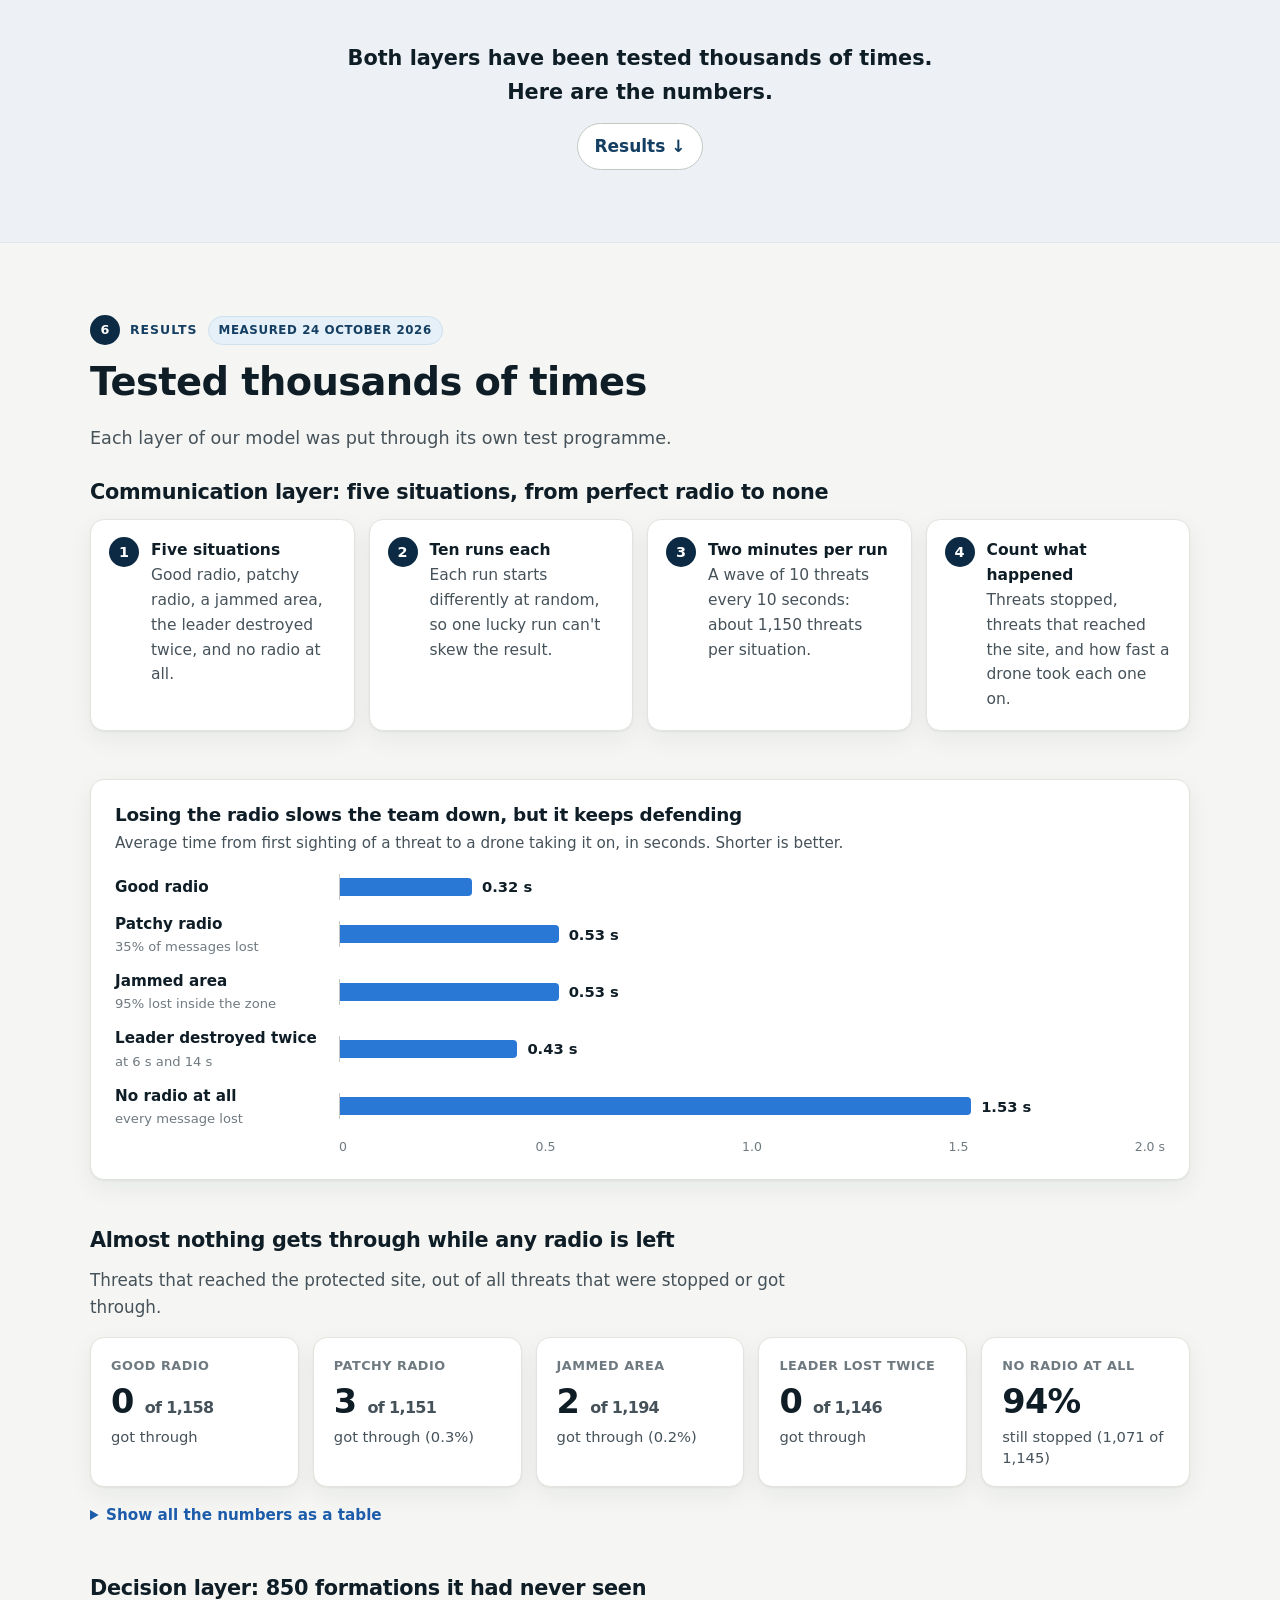
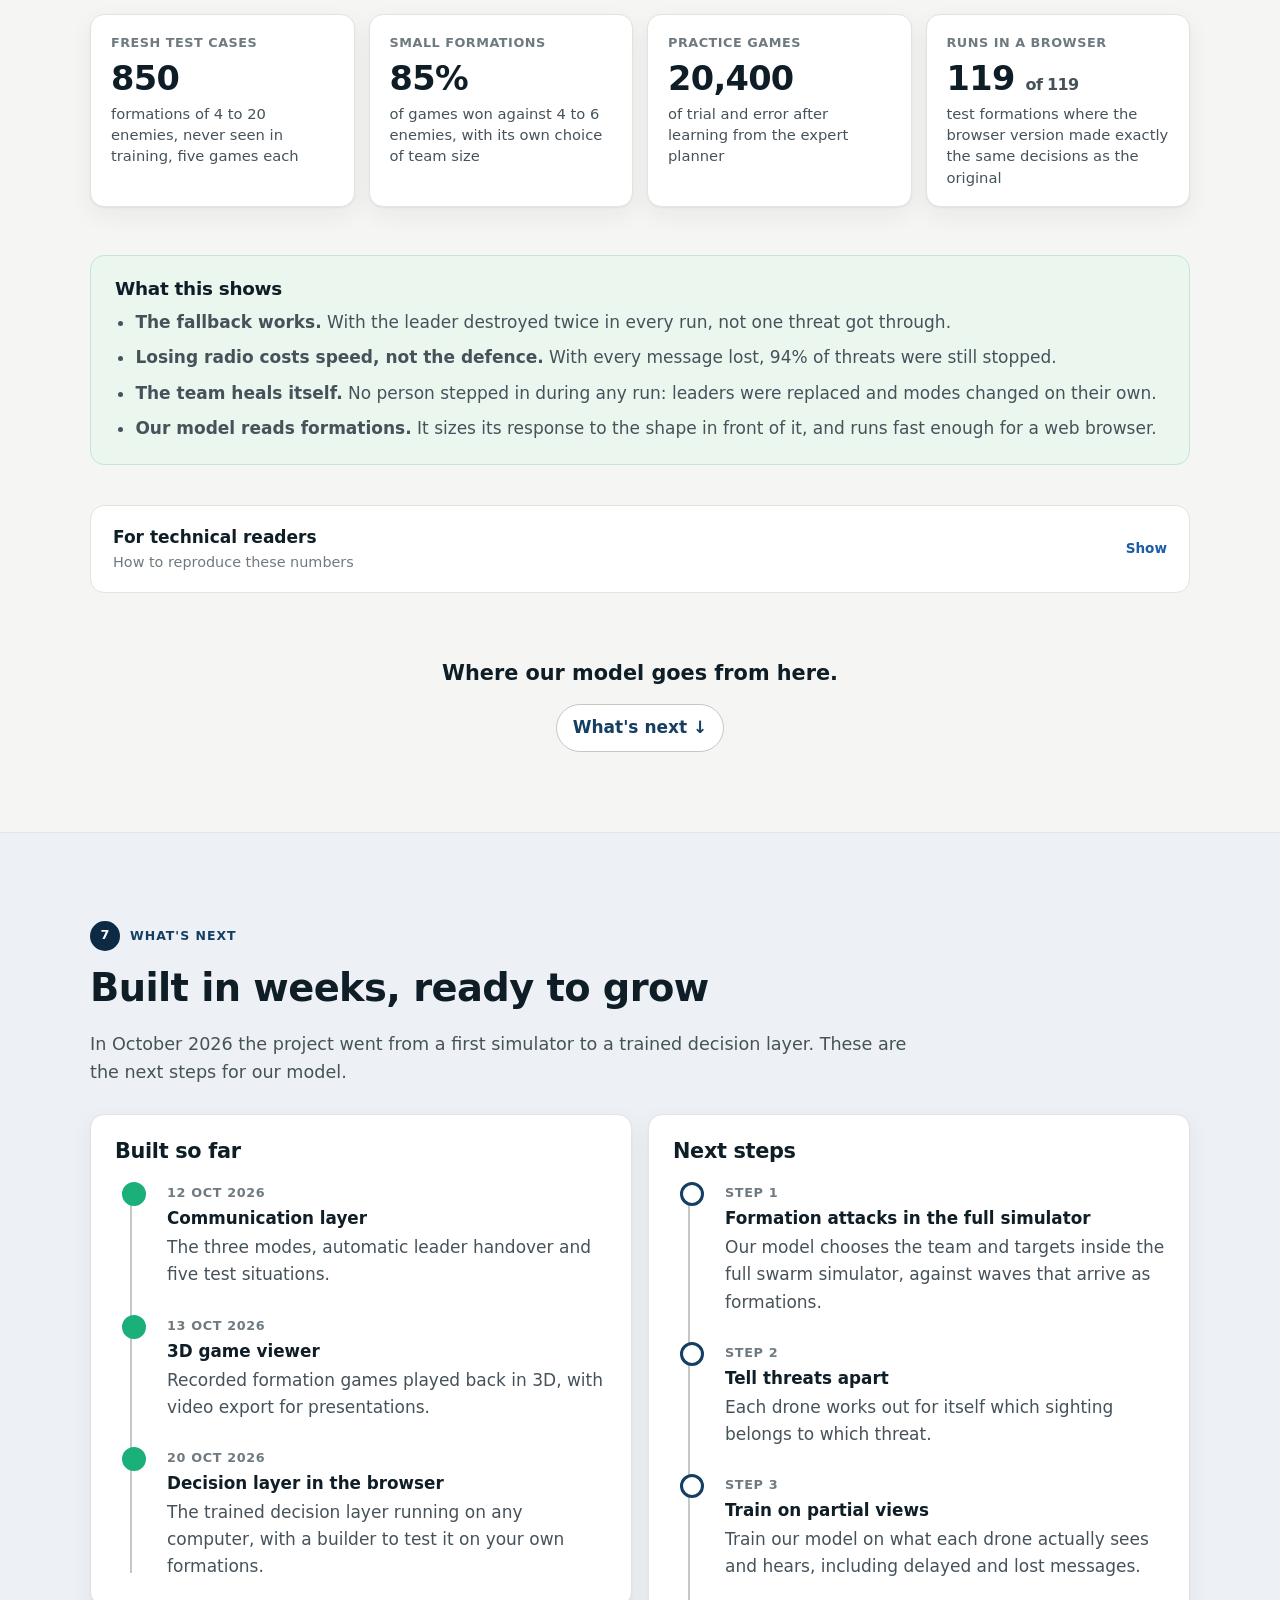
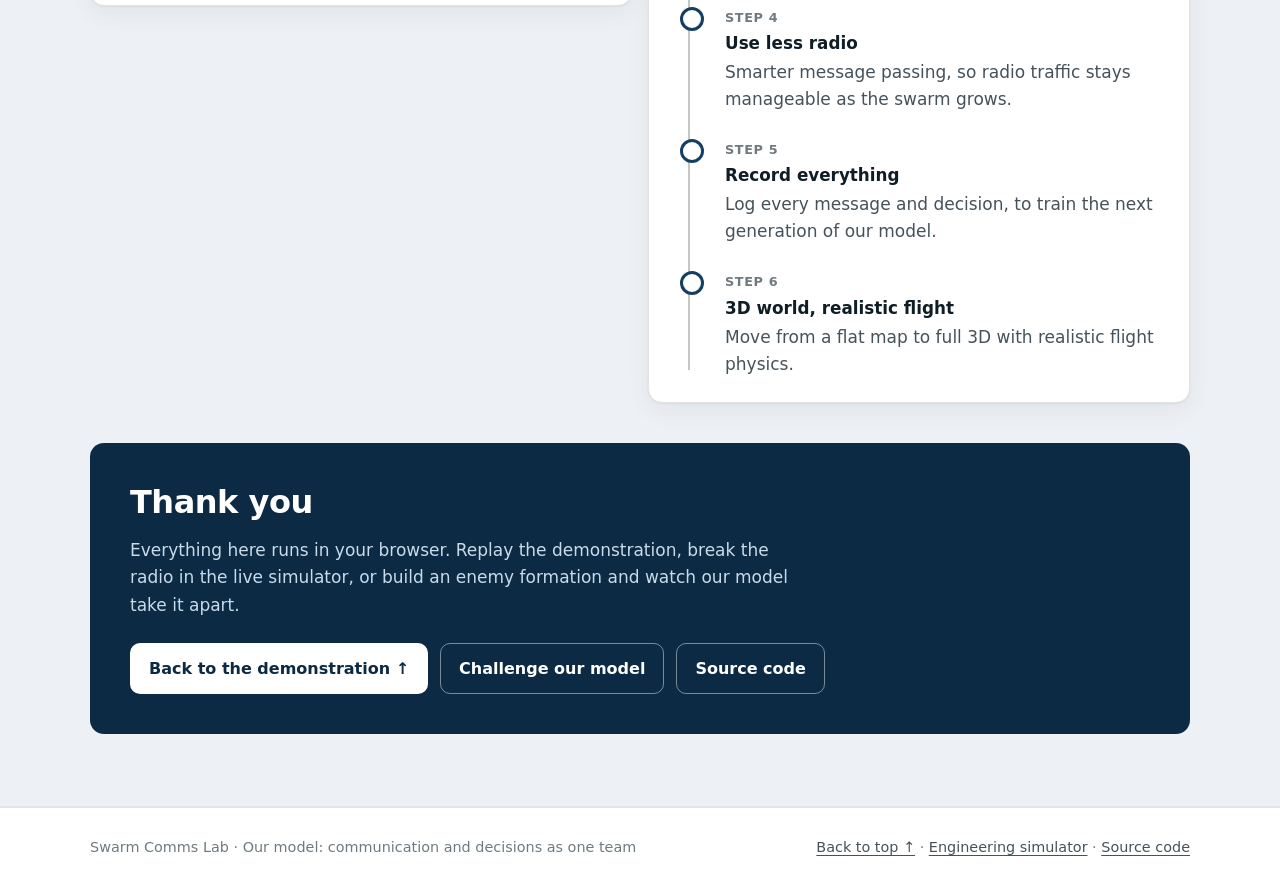
<file: investors/ai.html>
<!doctype html>
<html lang="en">
<head>
<meta charset="utf-8">
<title>Moved to the Swarm Comms Lab presentation</title>
<meta name="robots" content="noindex">
<link rel="canonical" href="../presentation/#decide">
<meta http-equiv="refresh" content="0; url=../presentation/#decide">
<script>location.replace('../presentation/#decide');</script>
</head>
<body>
<p>This page has moved to the <a href="../presentation/#decide">Swarm Comms Lab presentation</a>.</p>
</body>
</html>
</file>
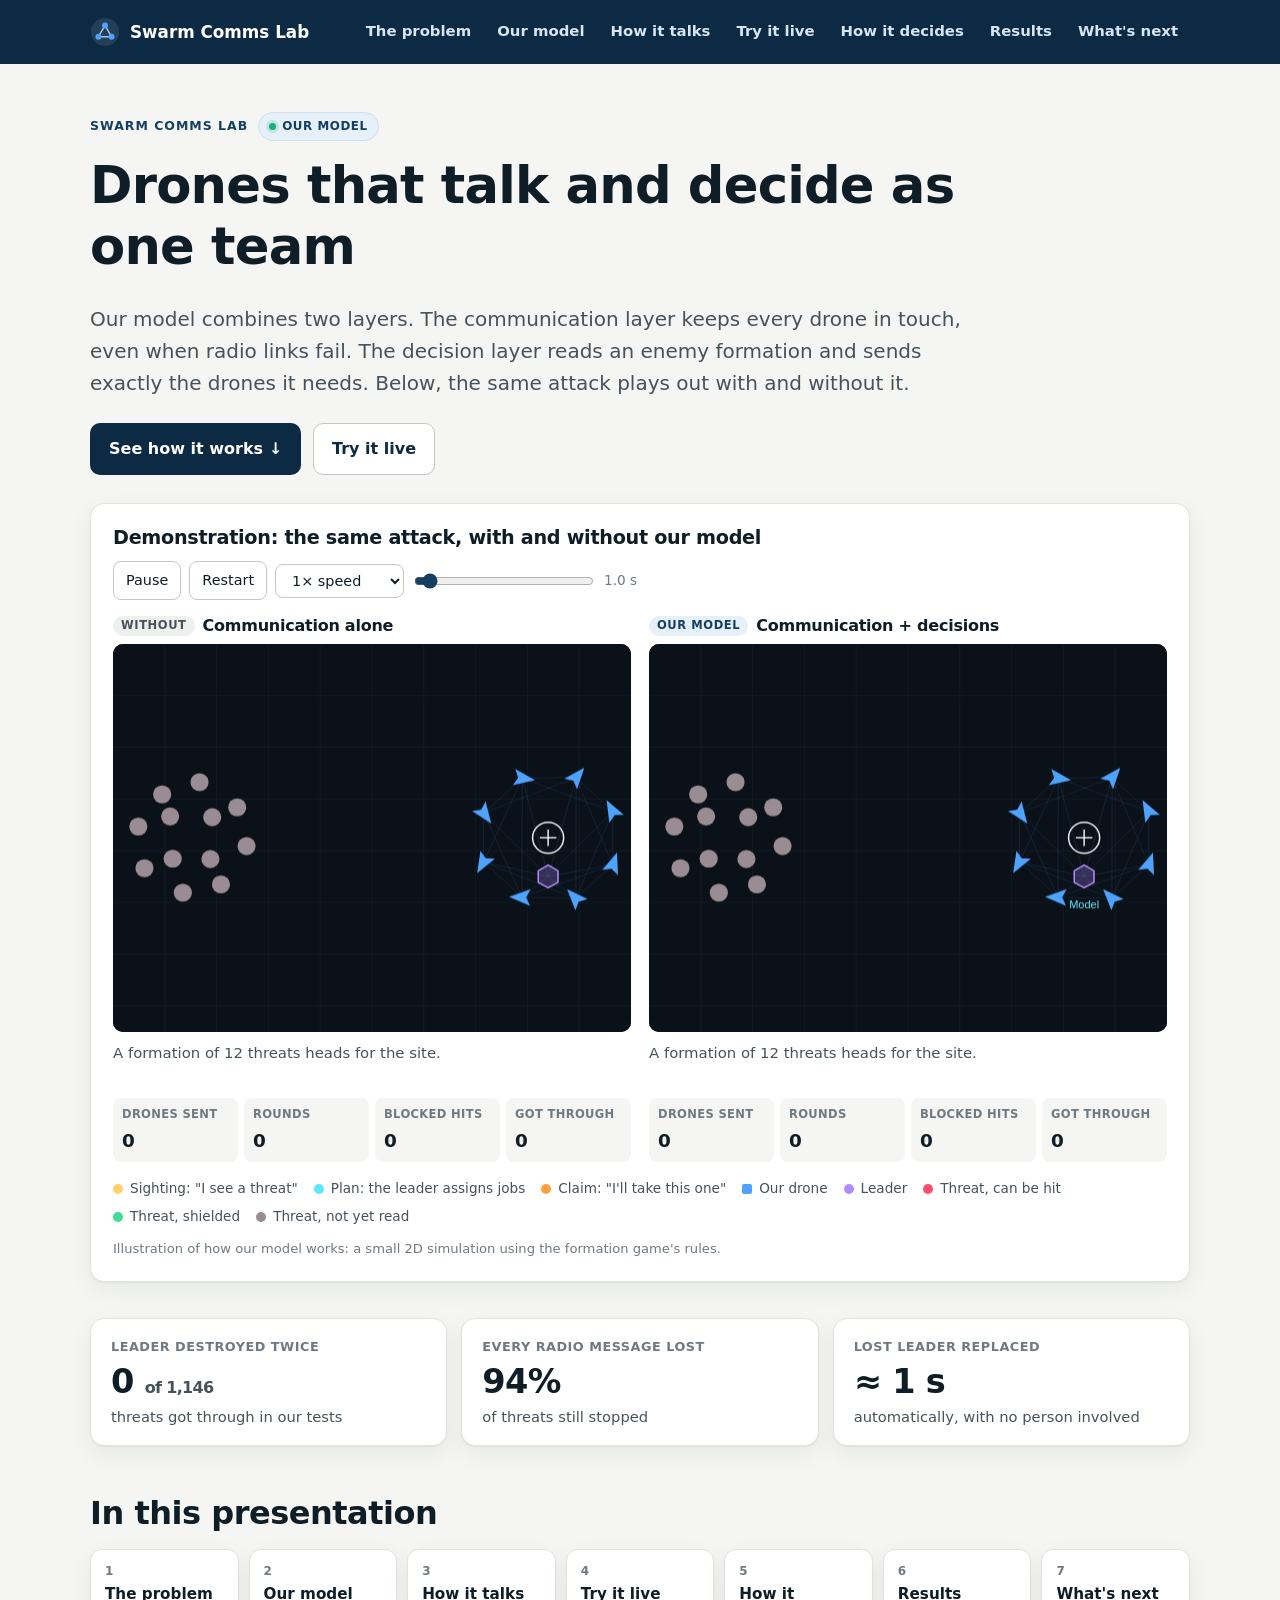
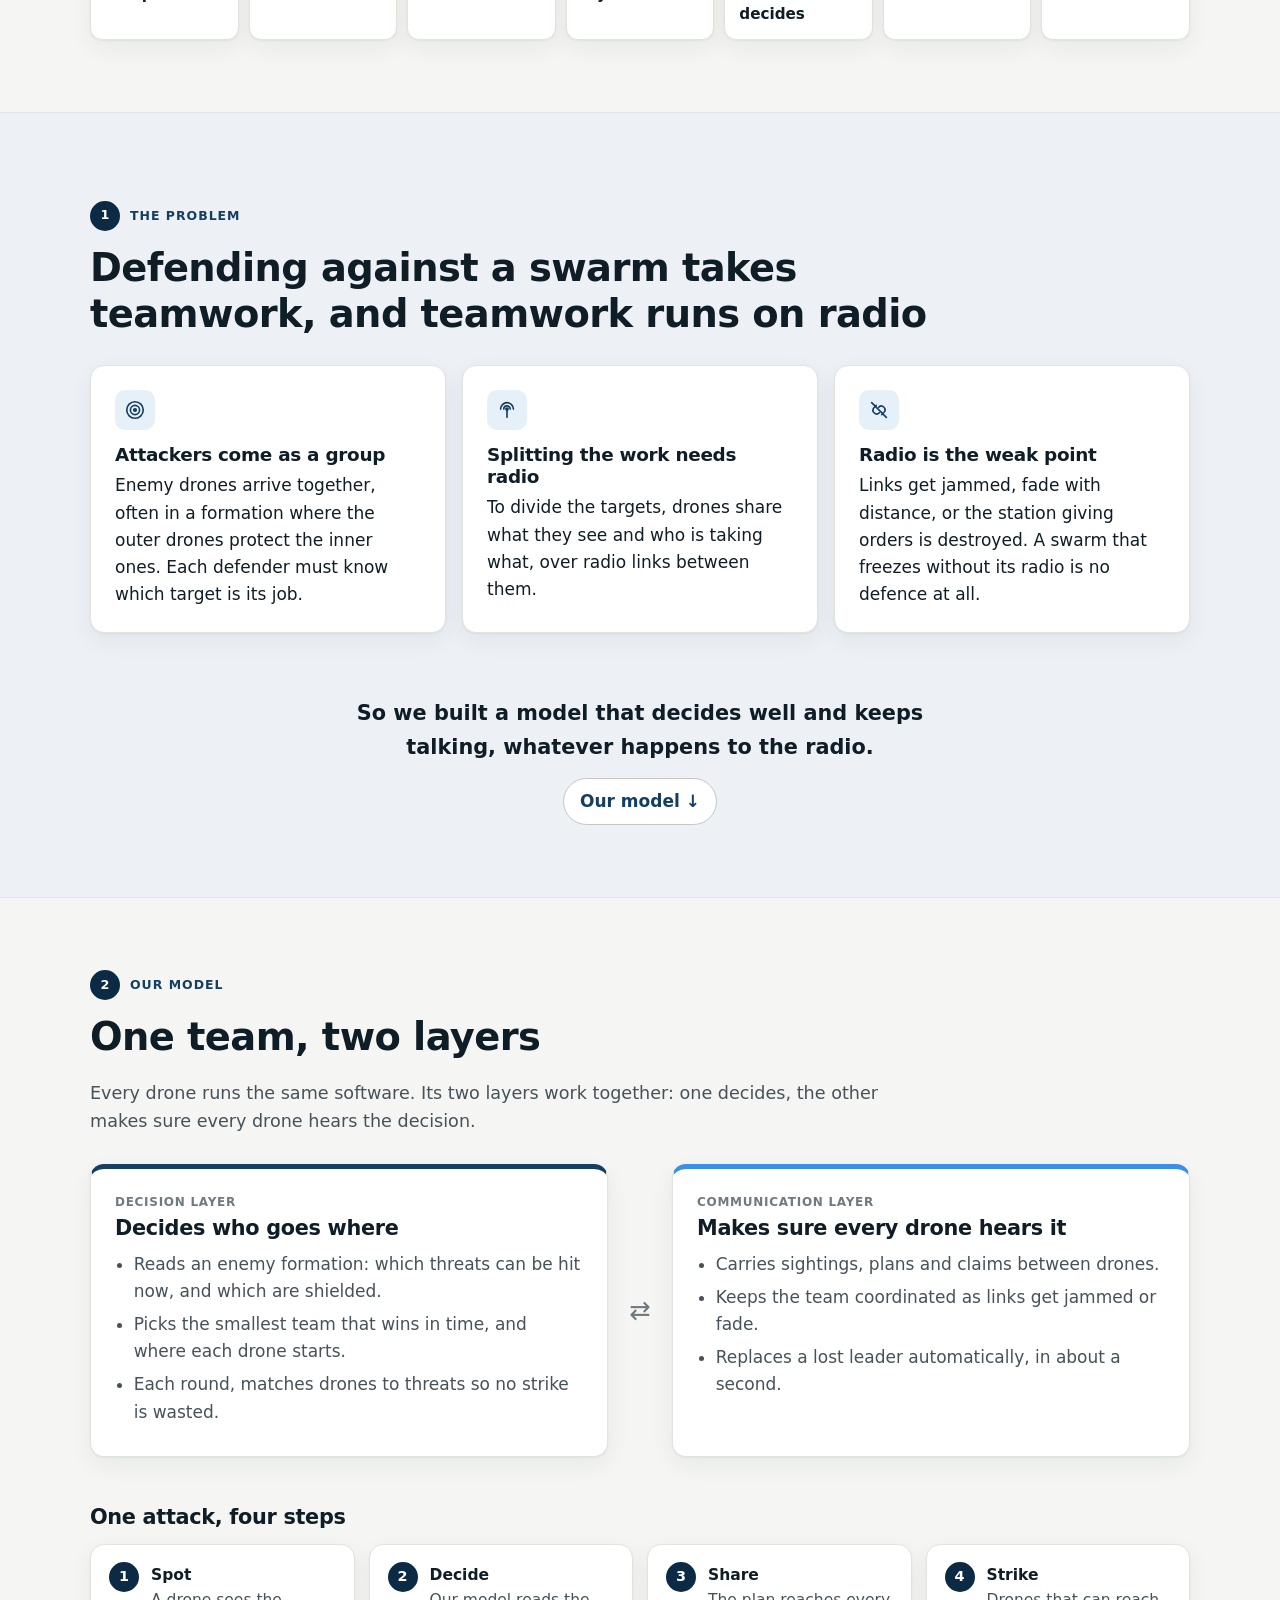
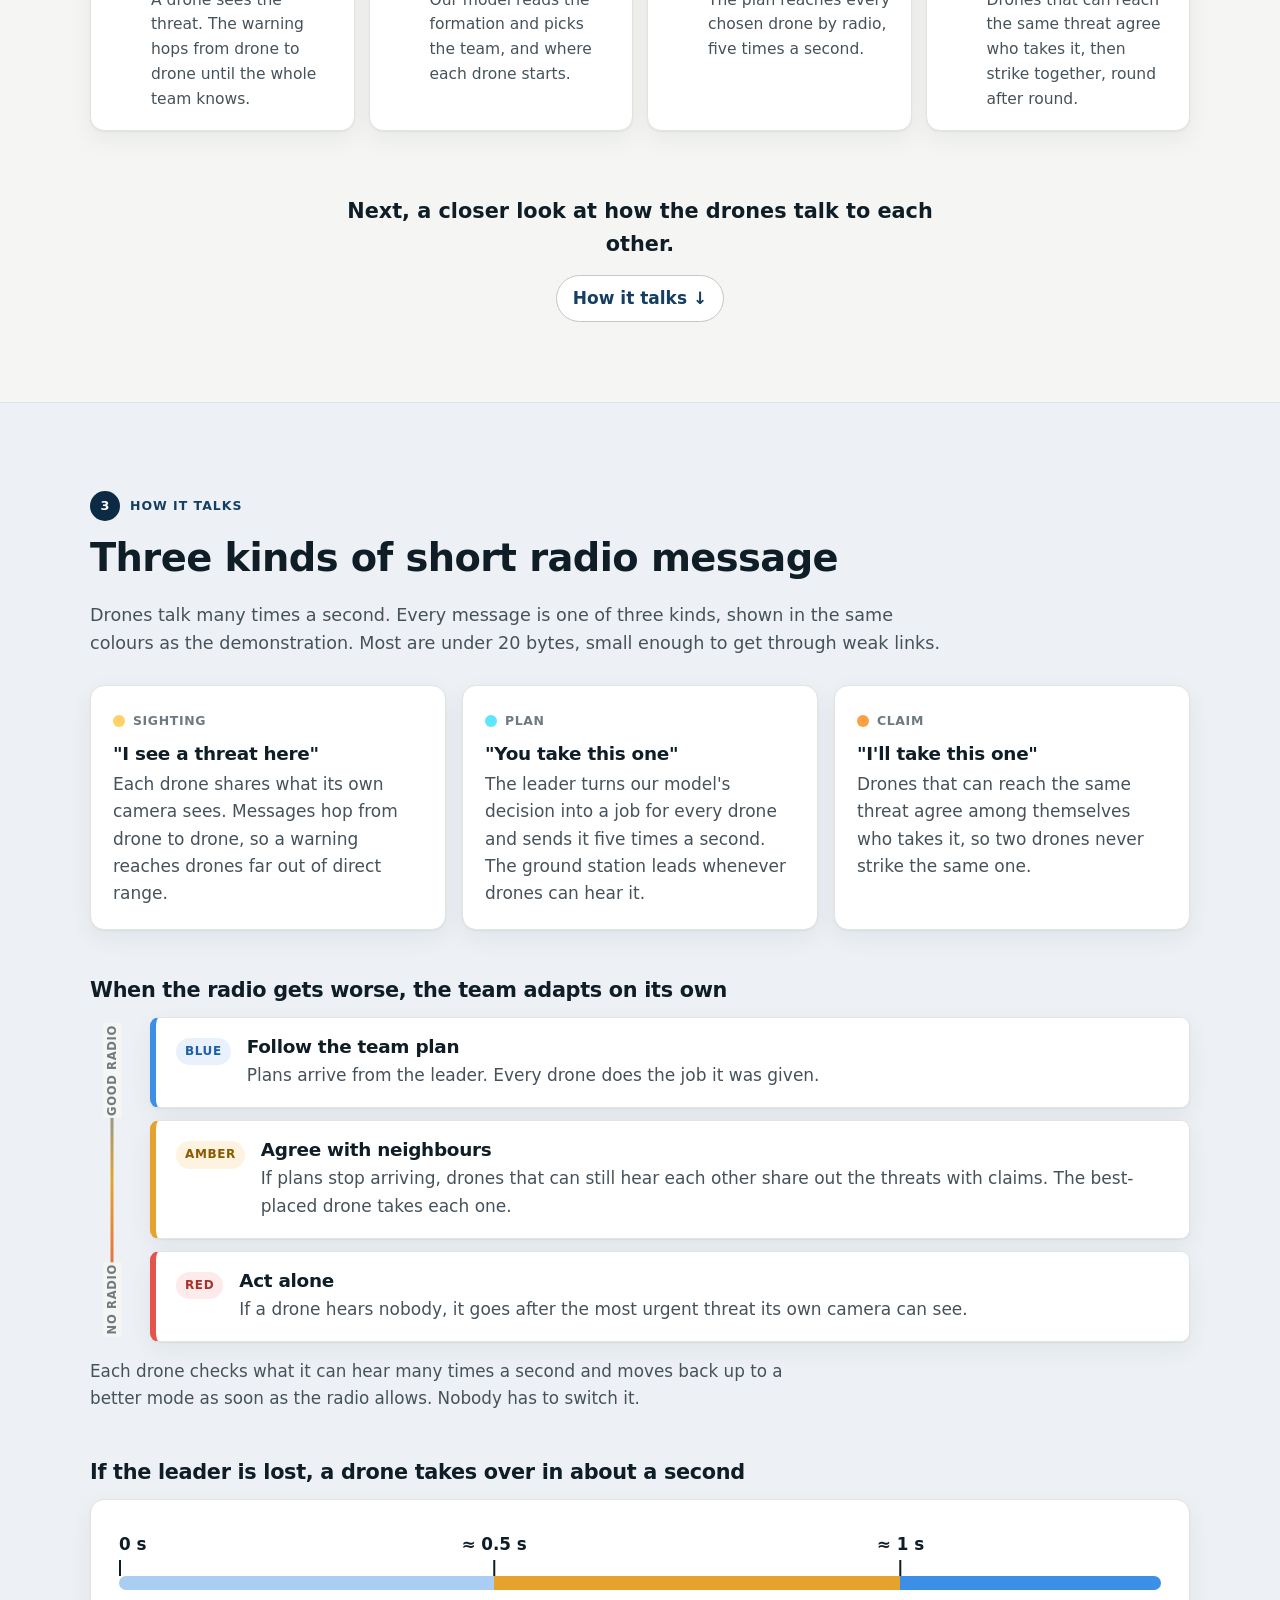
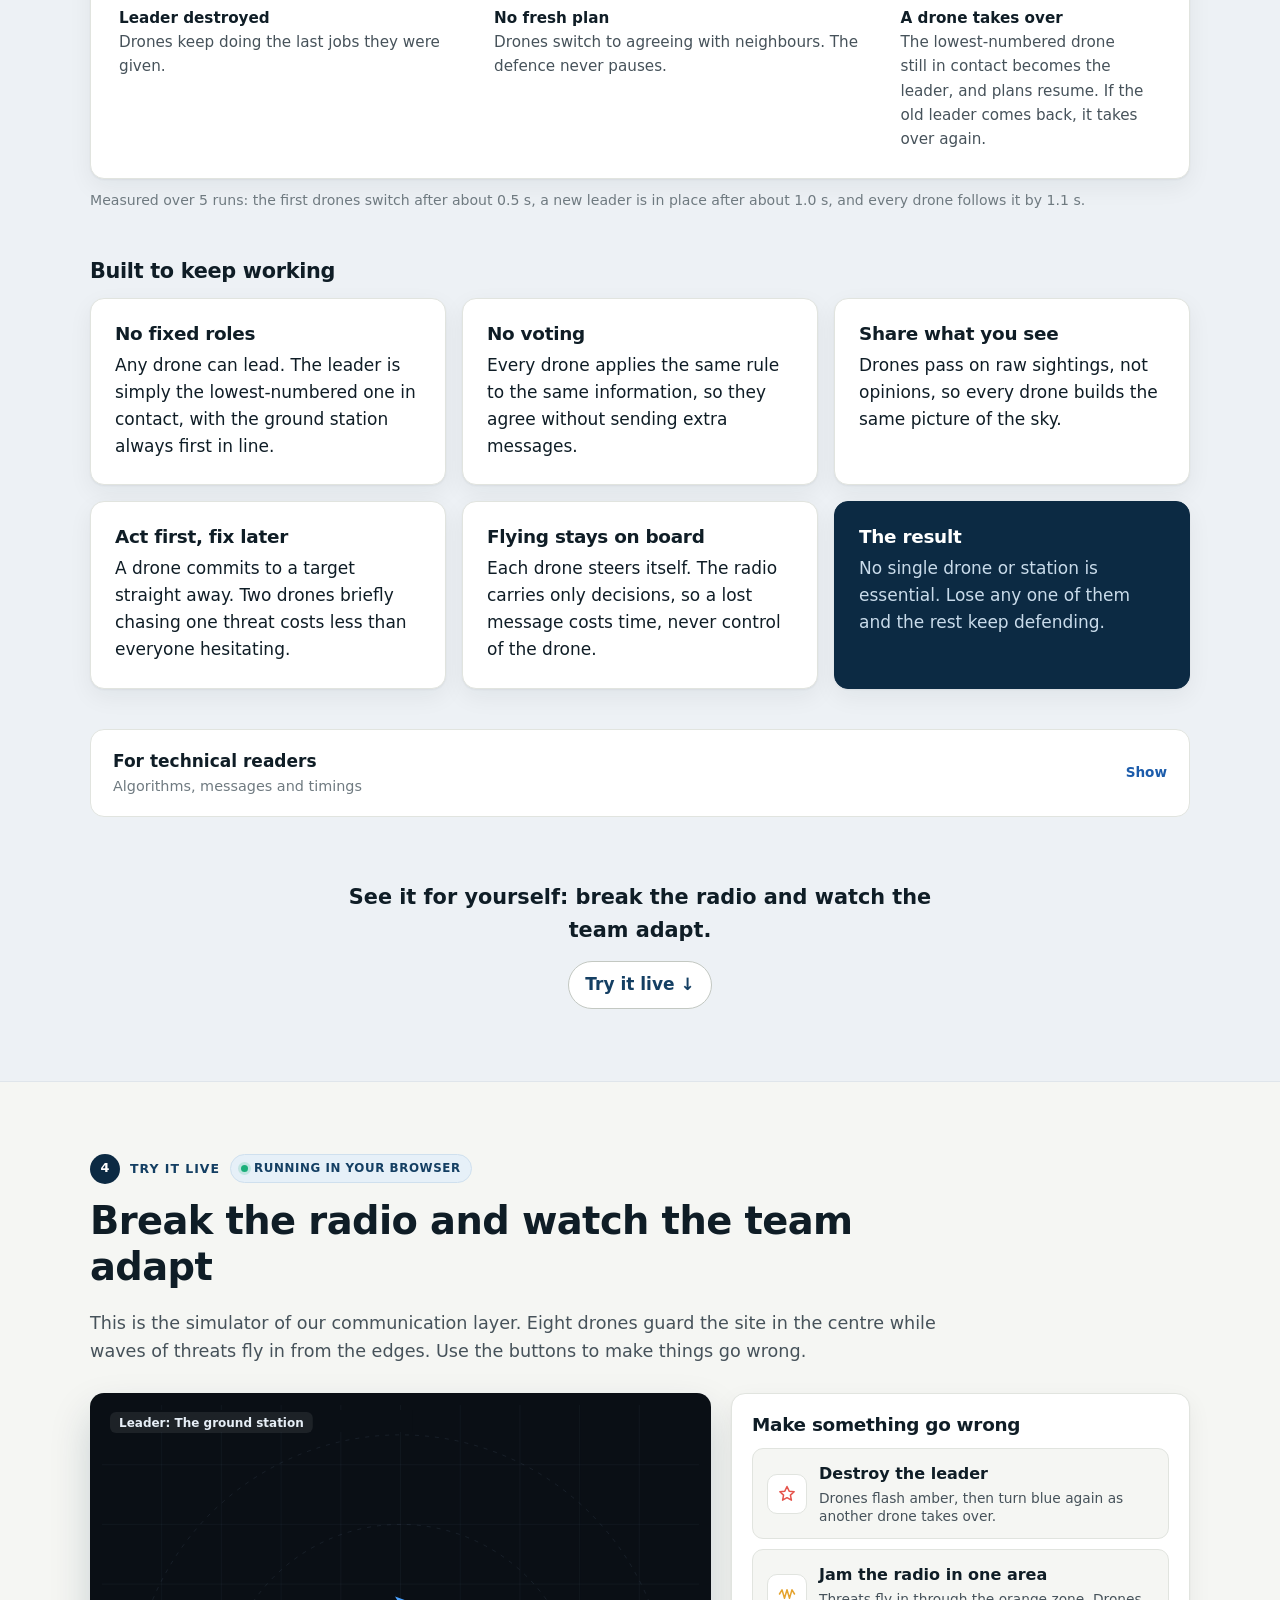
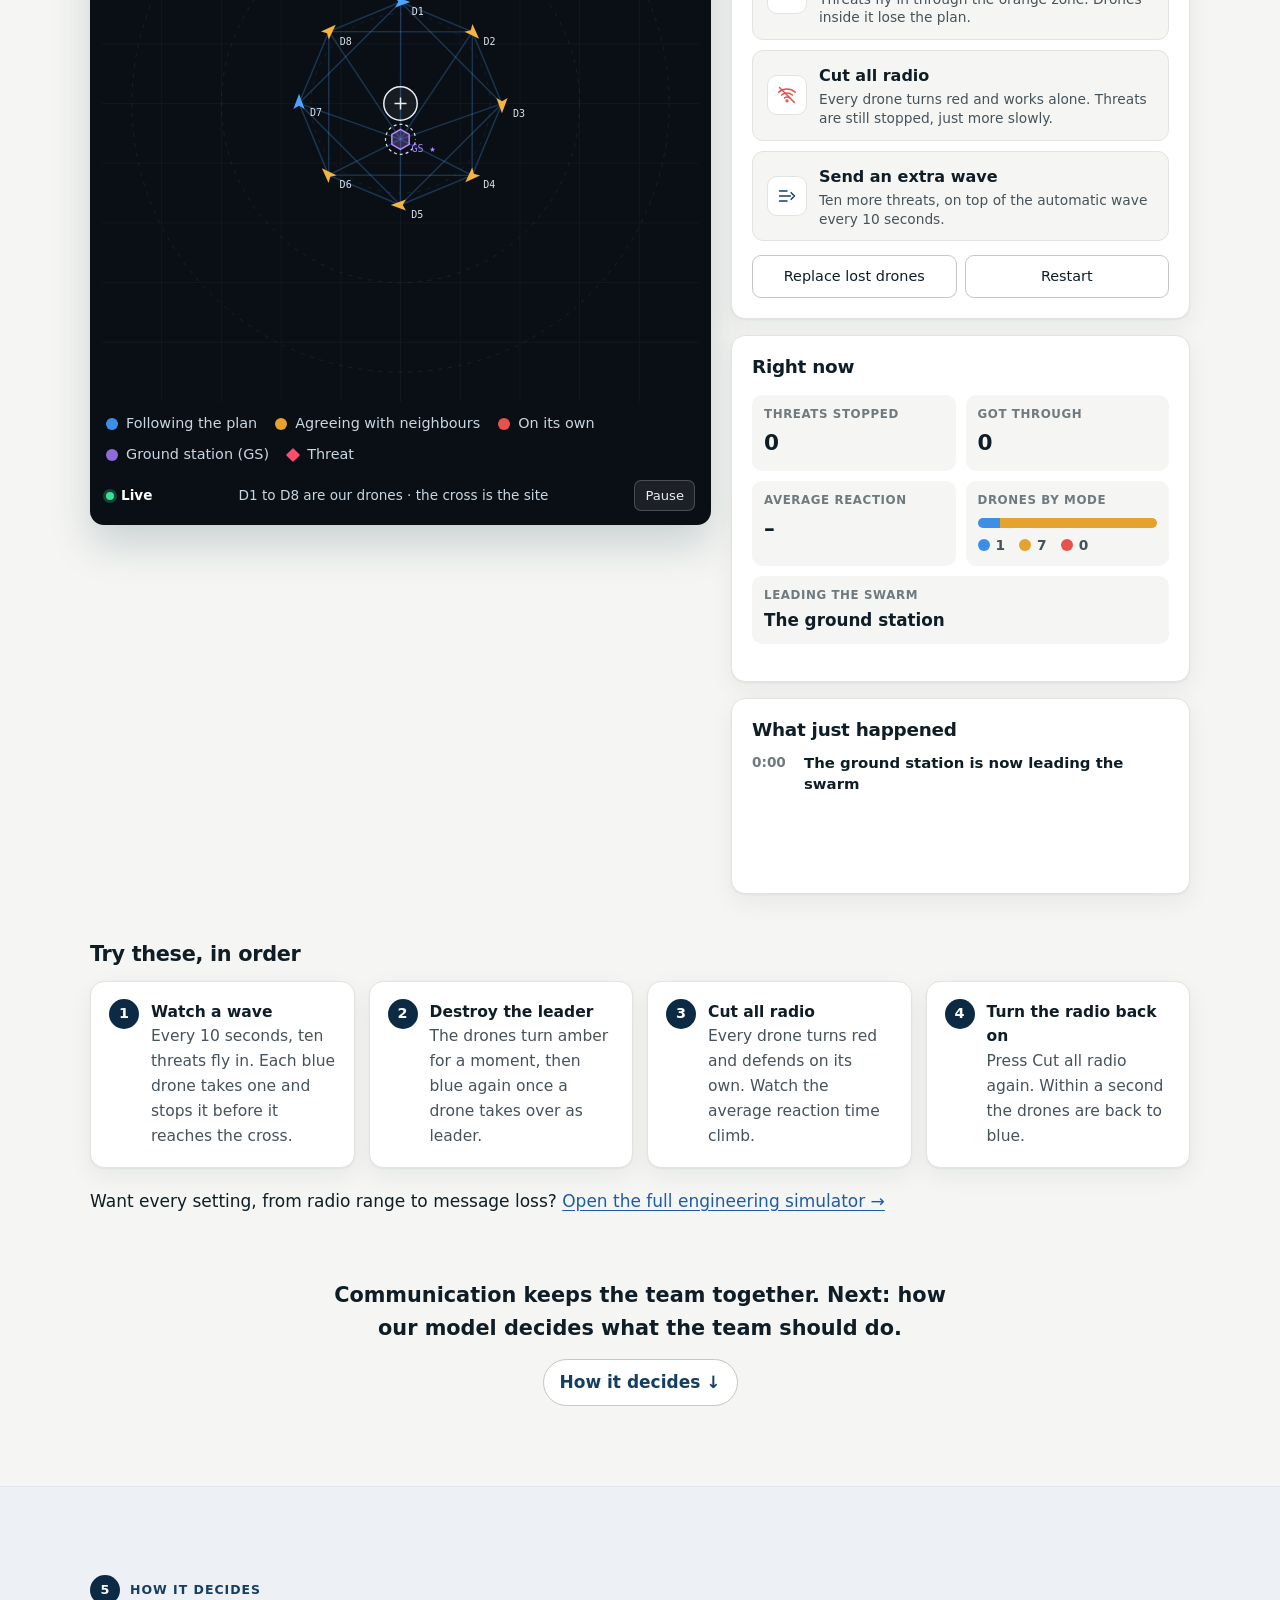
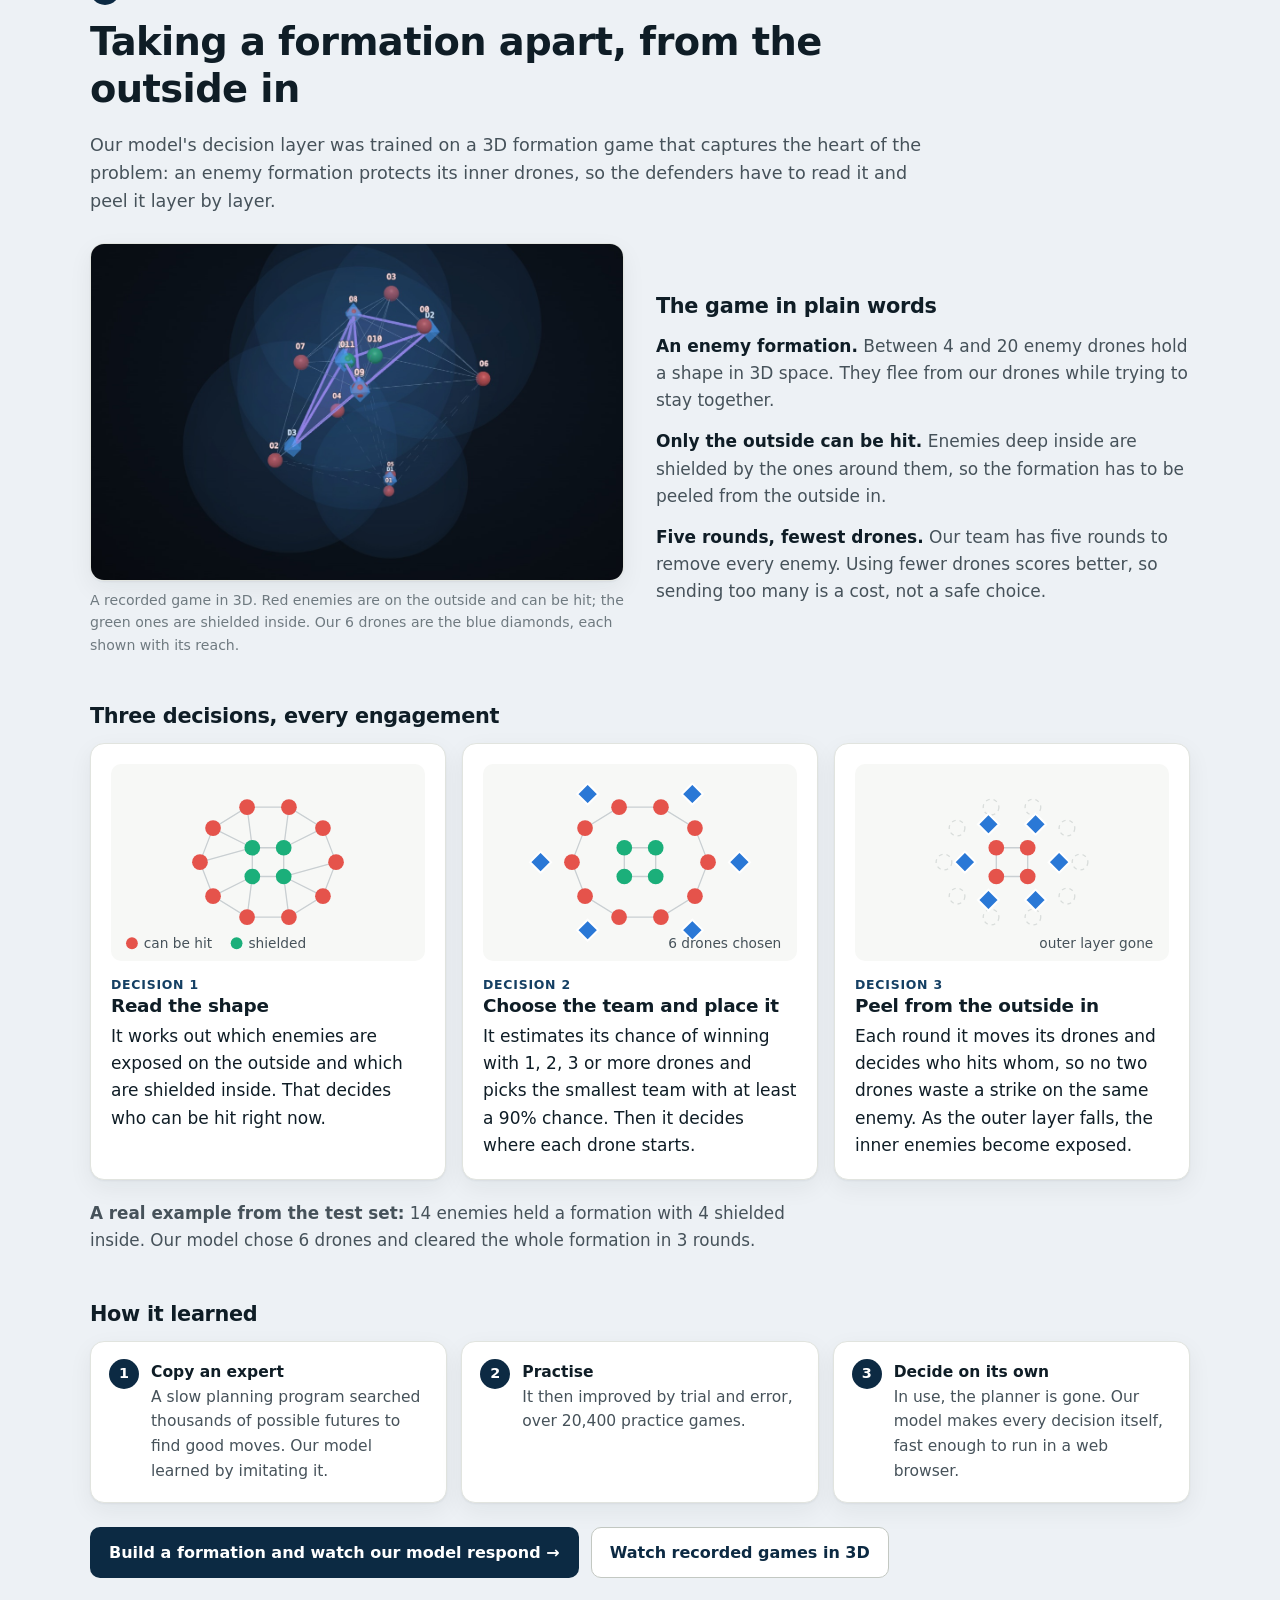
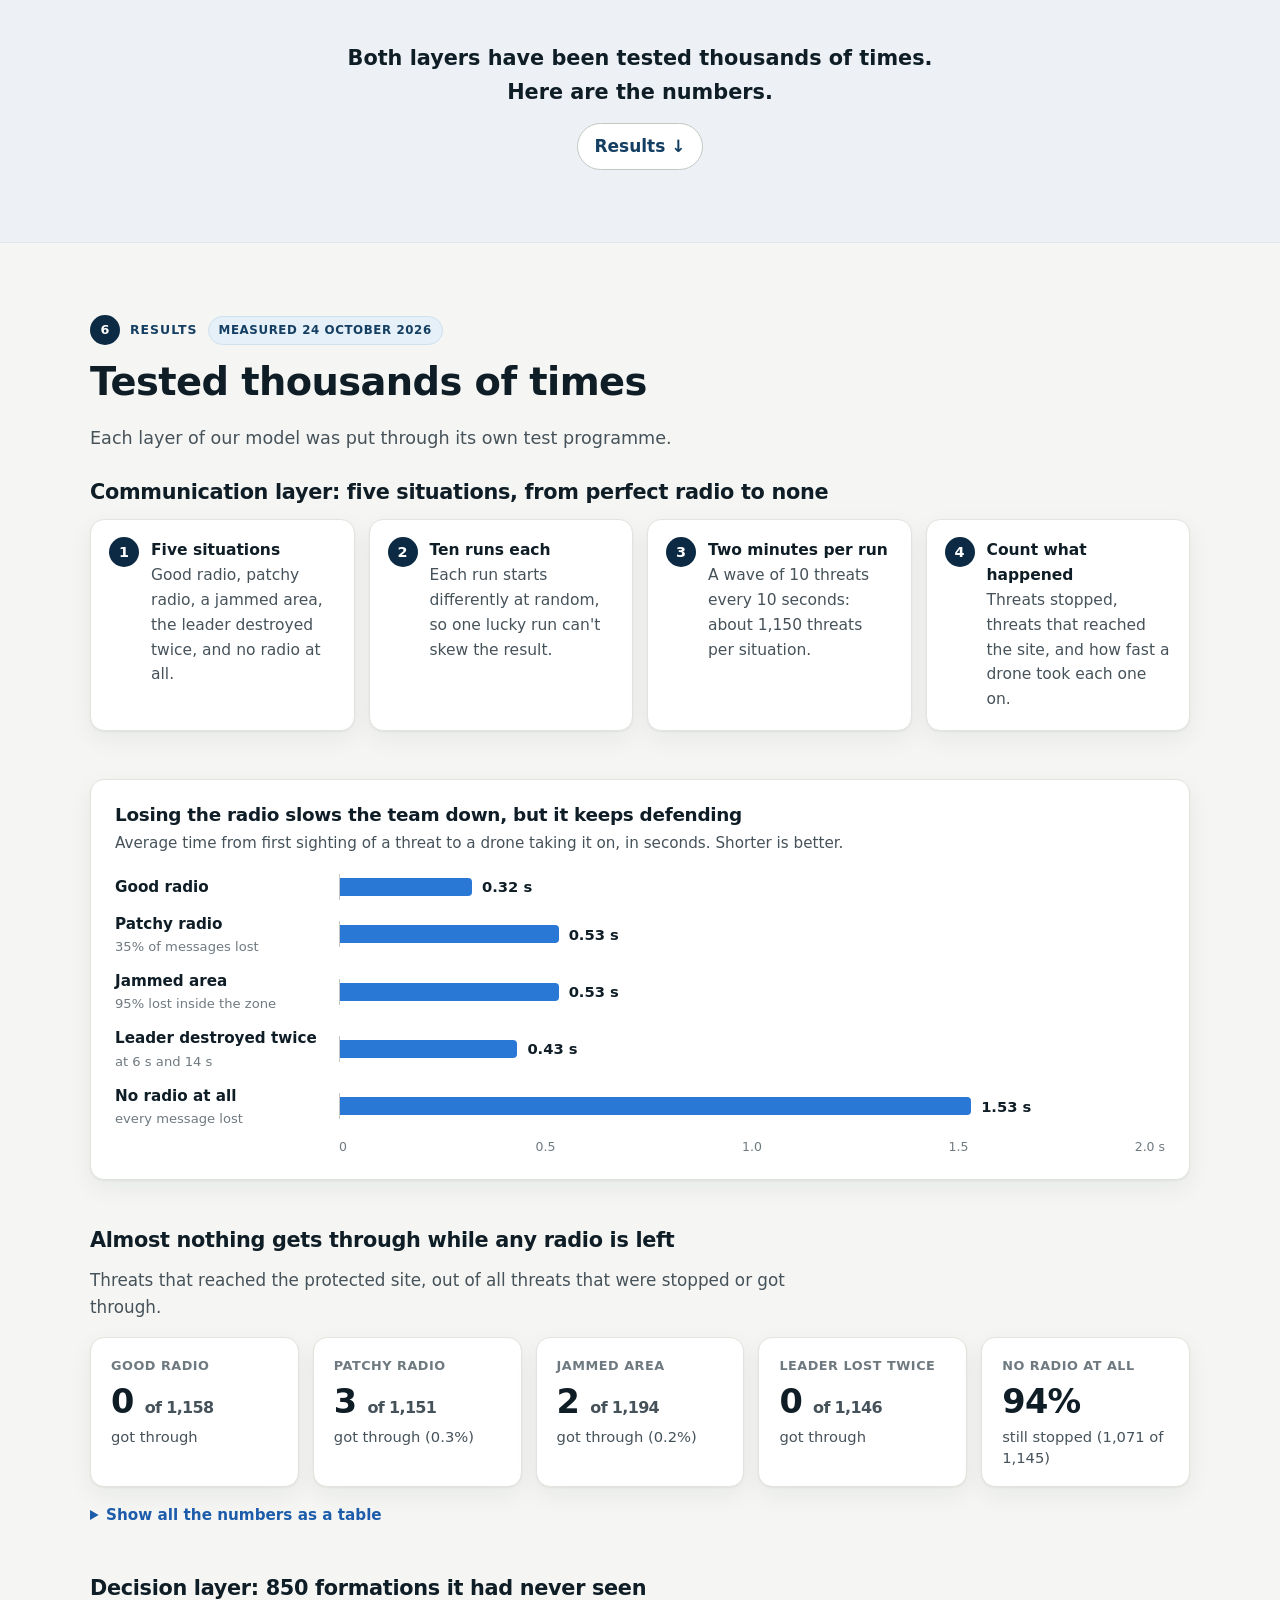
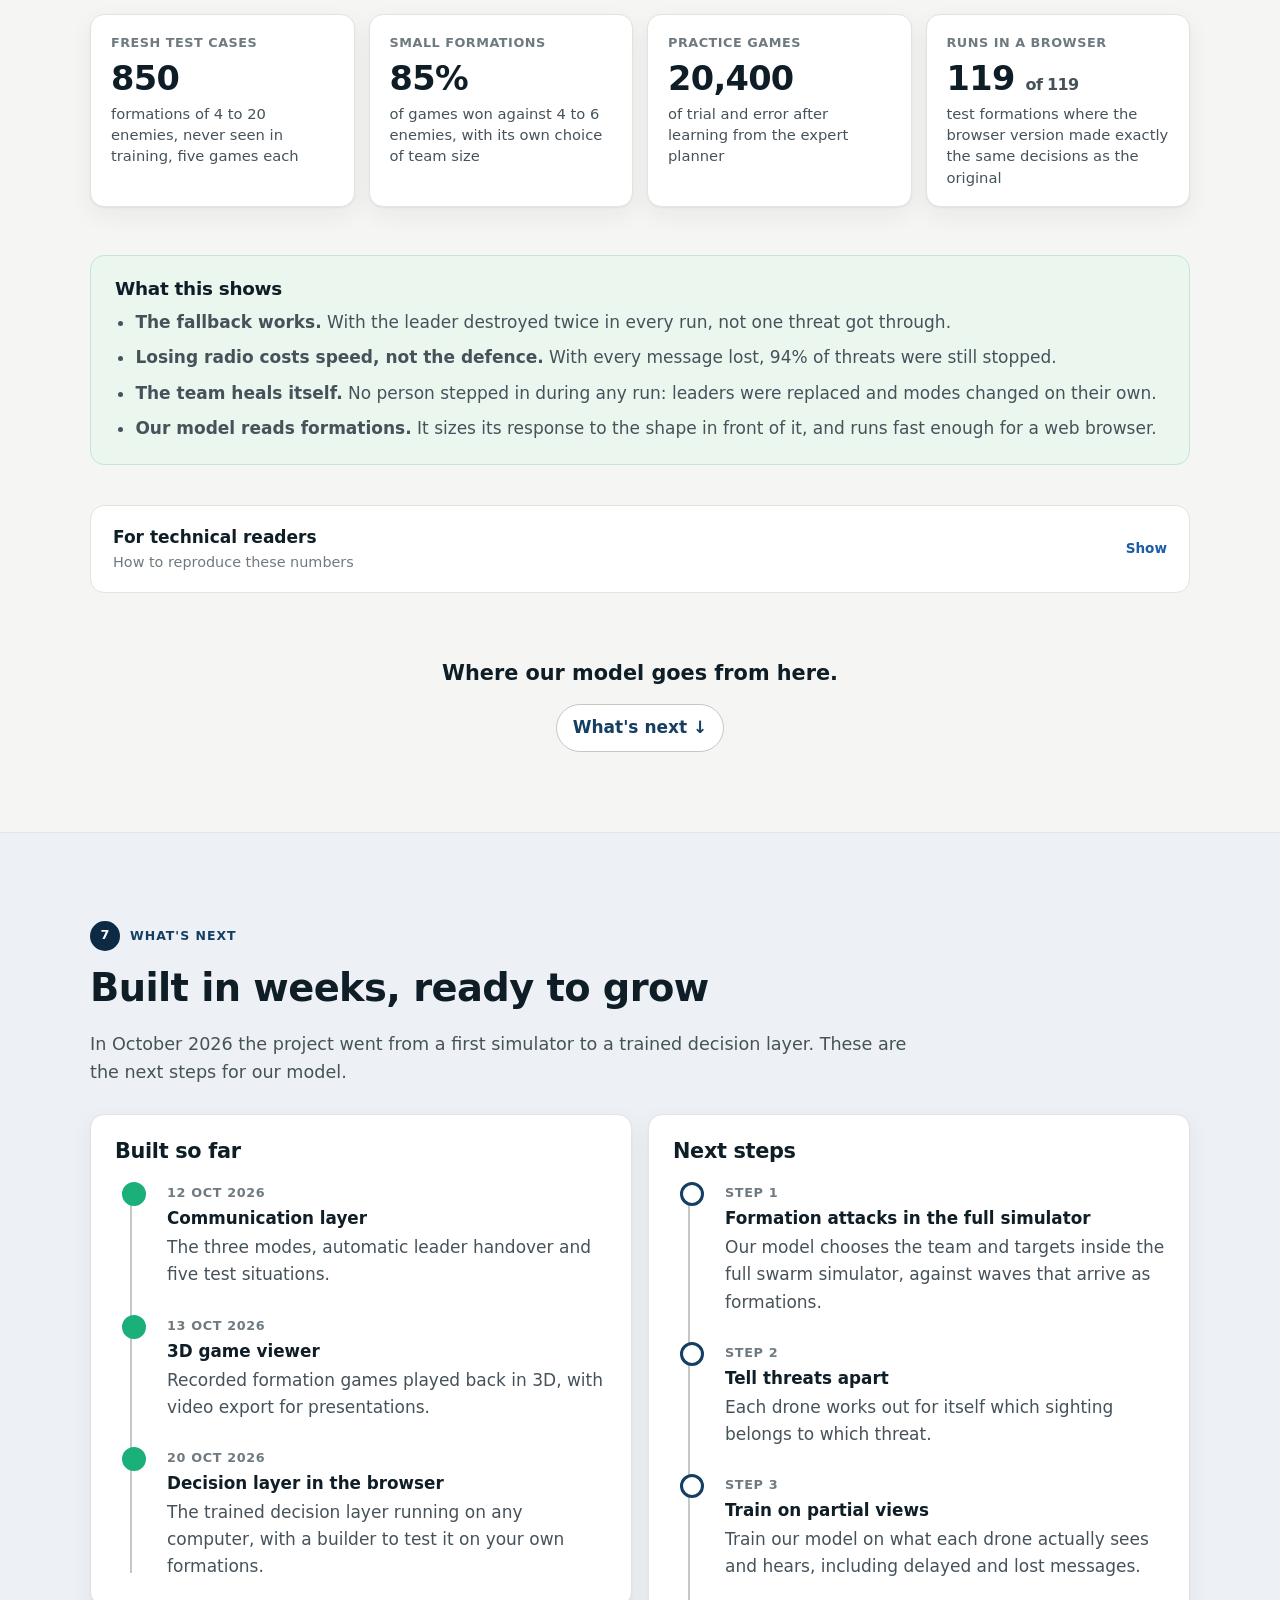
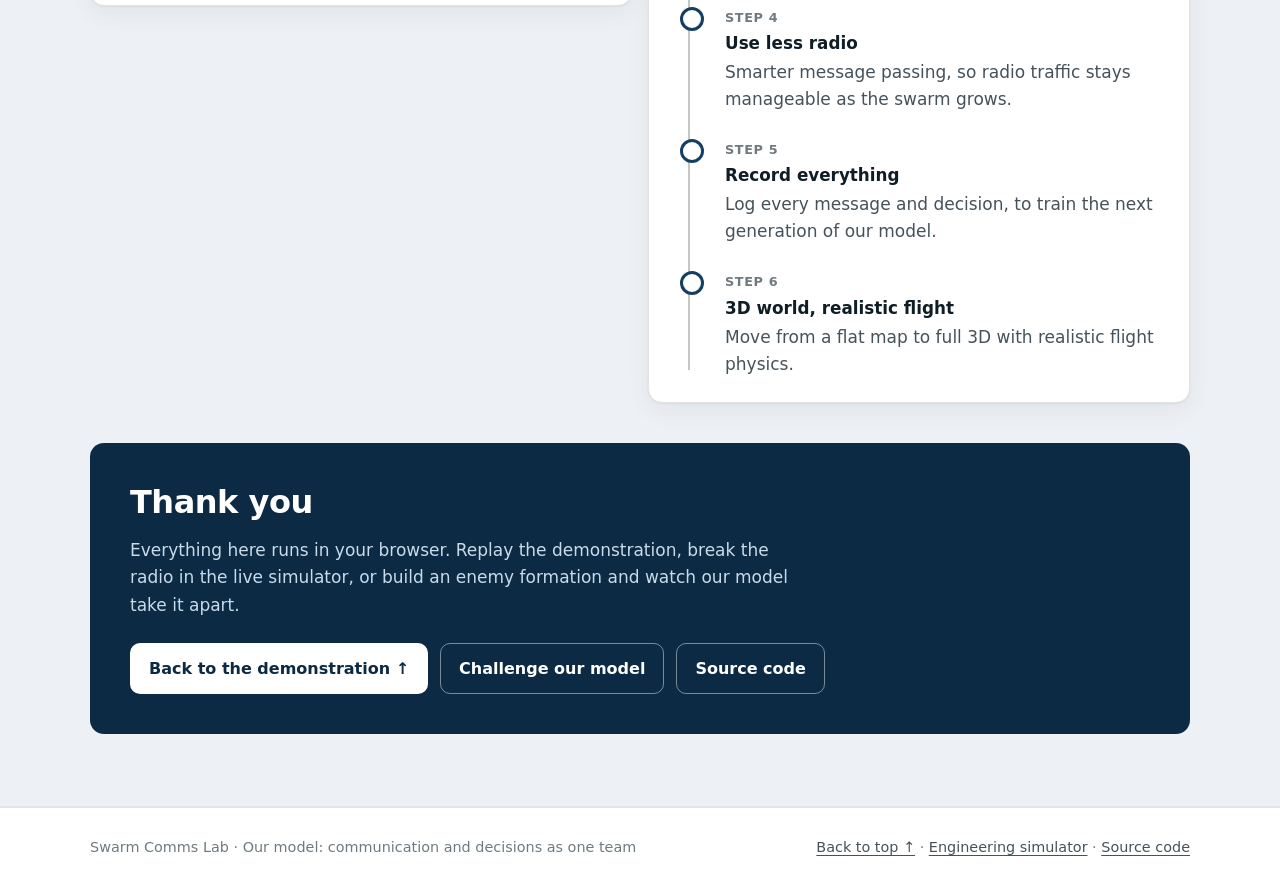
<file: investors/how-it-works.html>
<!doctype html>
<html lang="en">
<head>
<meta charset="utf-8">
<title>Moved to the Swarm Comms Lab presentation</title>
<meta name="robots" content="noindex">
<link rel="canonical" href="../presentation/#talk">
<meta http-equiv="refresh" content="0; url=../presentation/#talk">
<script>location.replace('../presentation/#talk');</script>
</head>
<body>
<p>This page has moved to the <a href="../presentation/#talk">Swarm Comms Lab presentation</a>.</p>
</body>
</html>
</file>
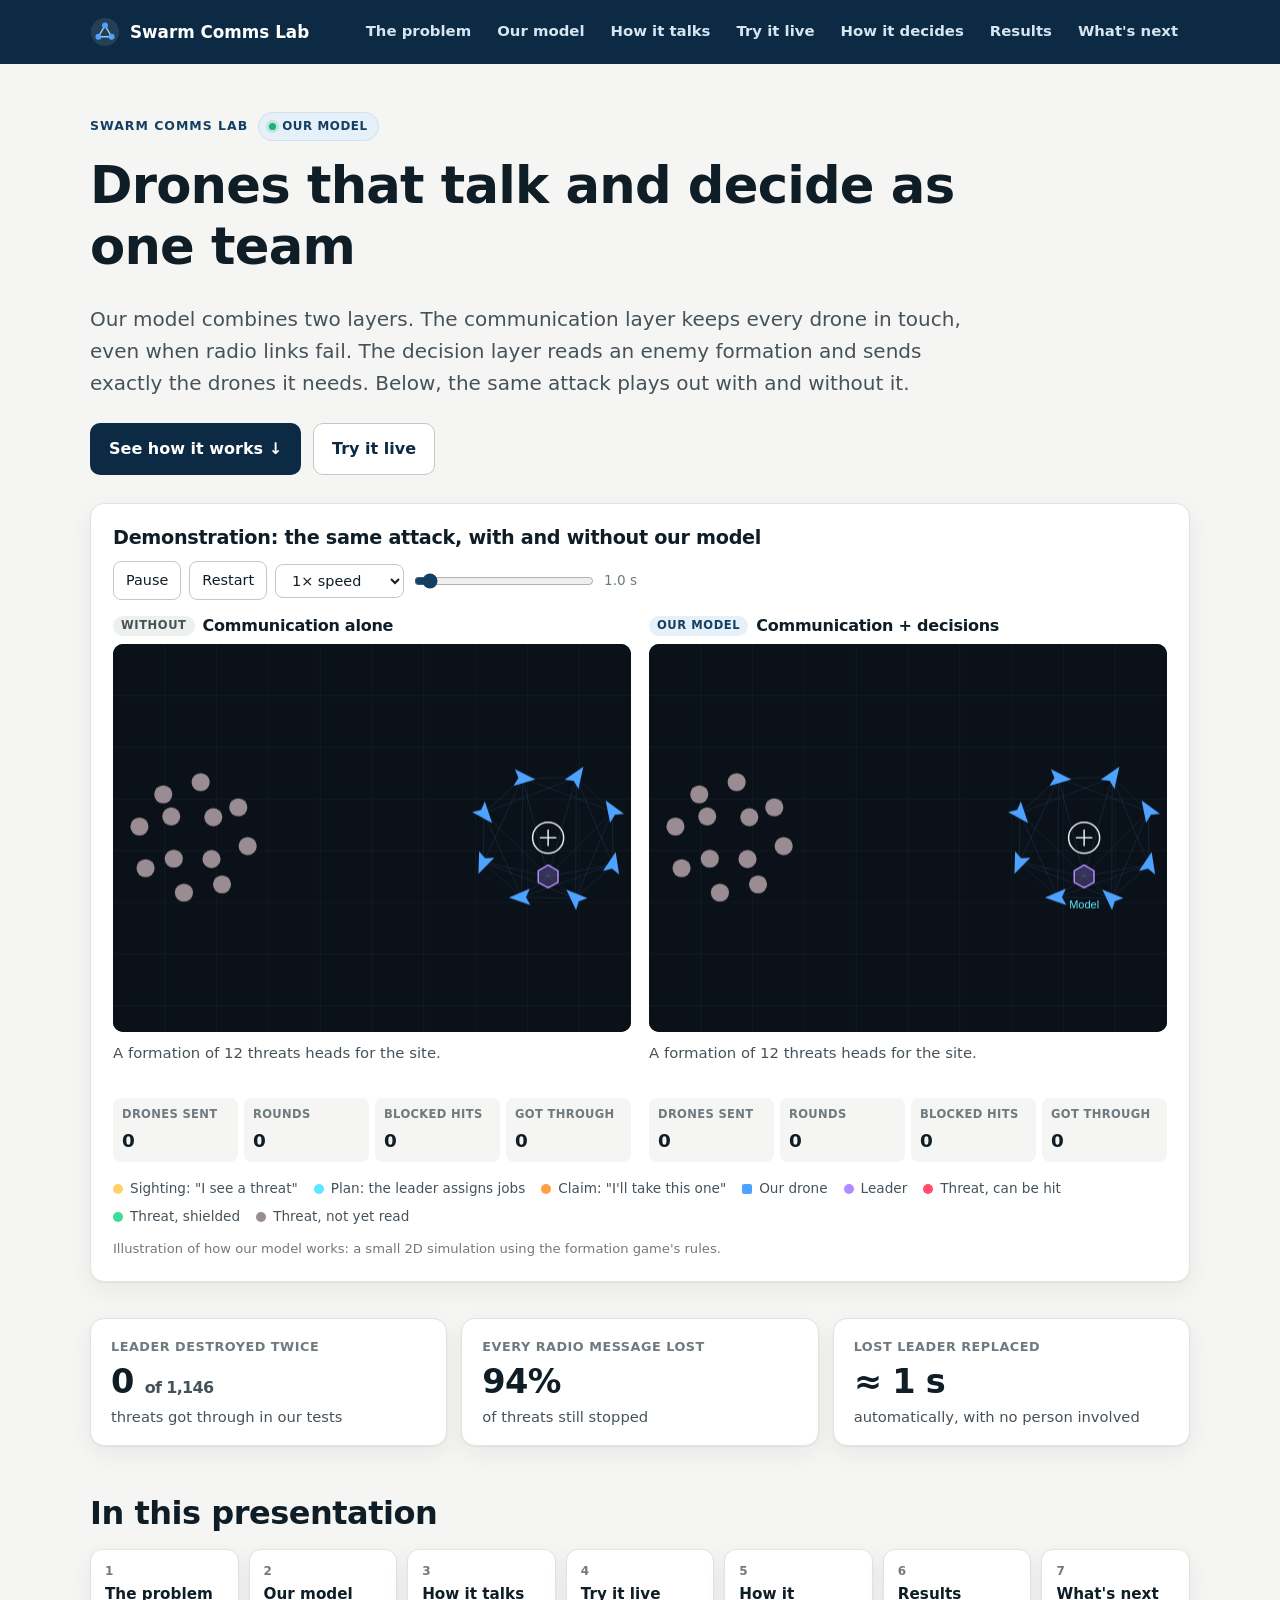
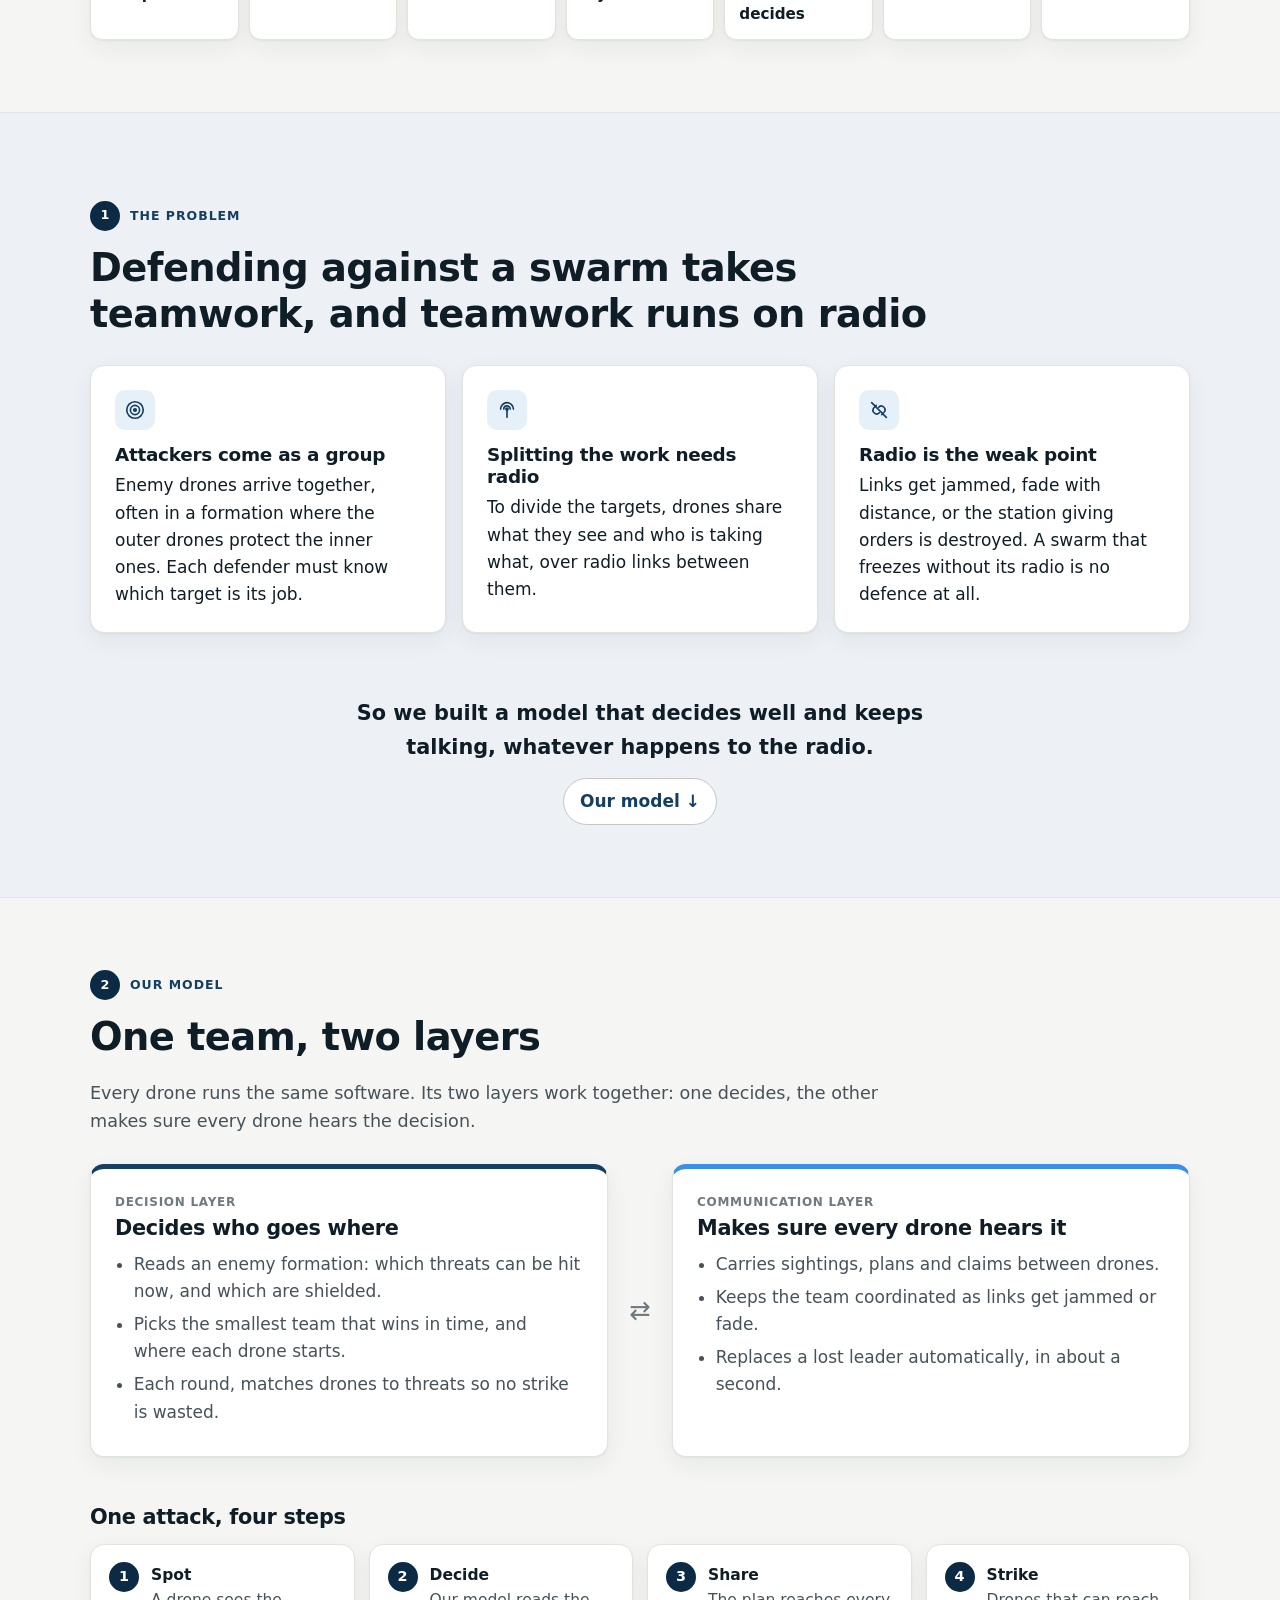
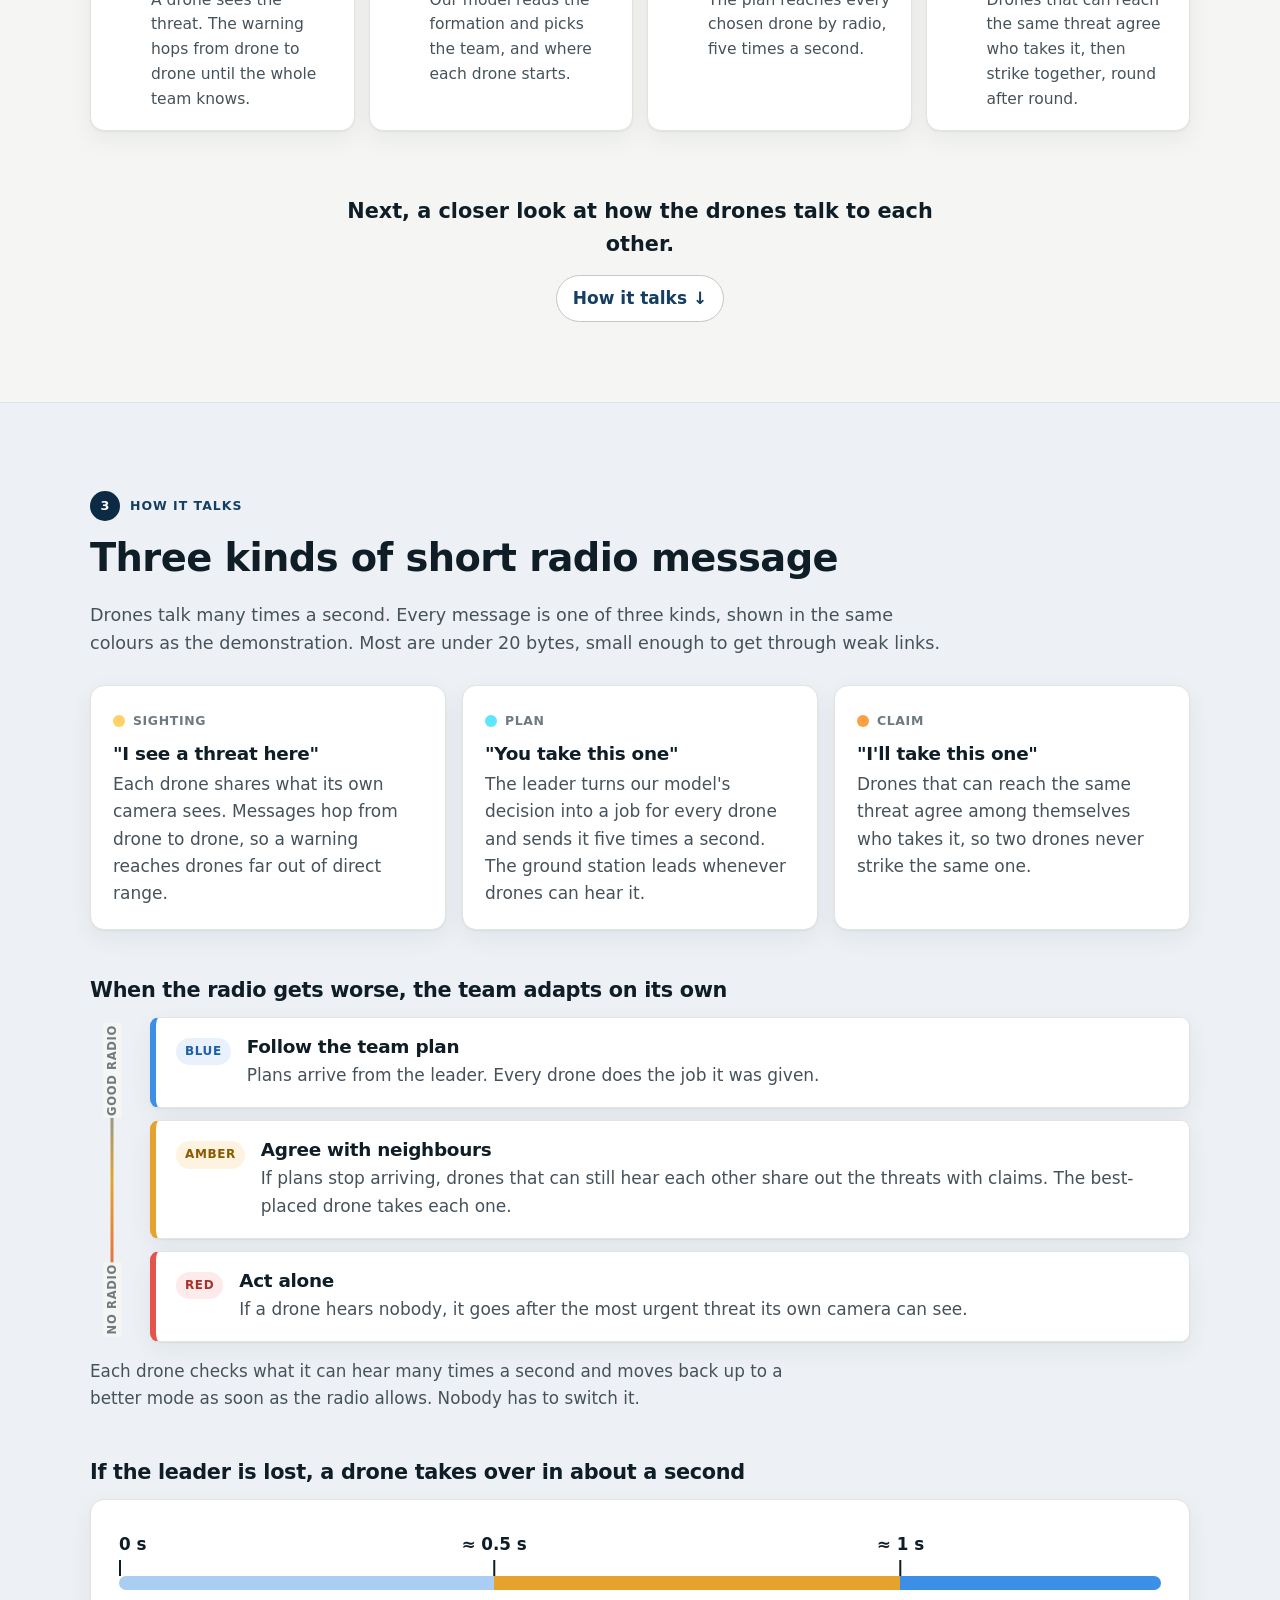
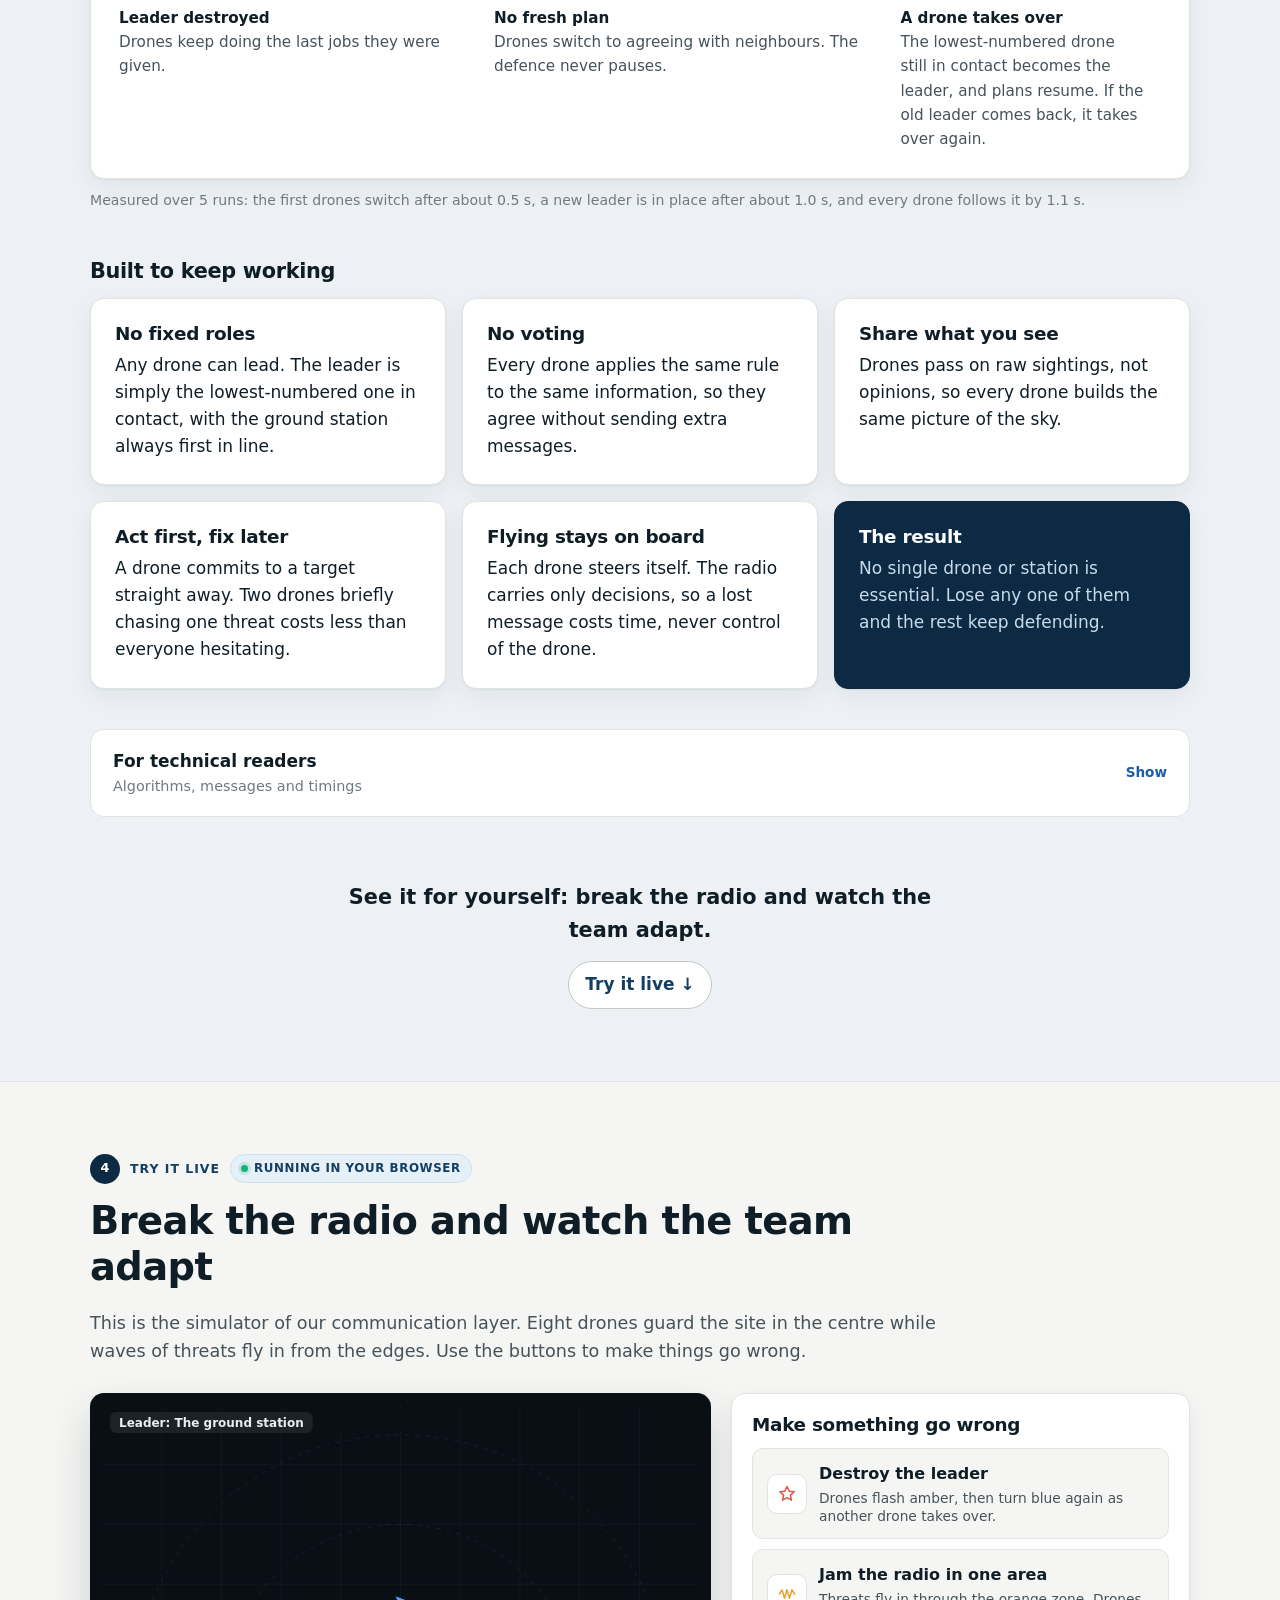
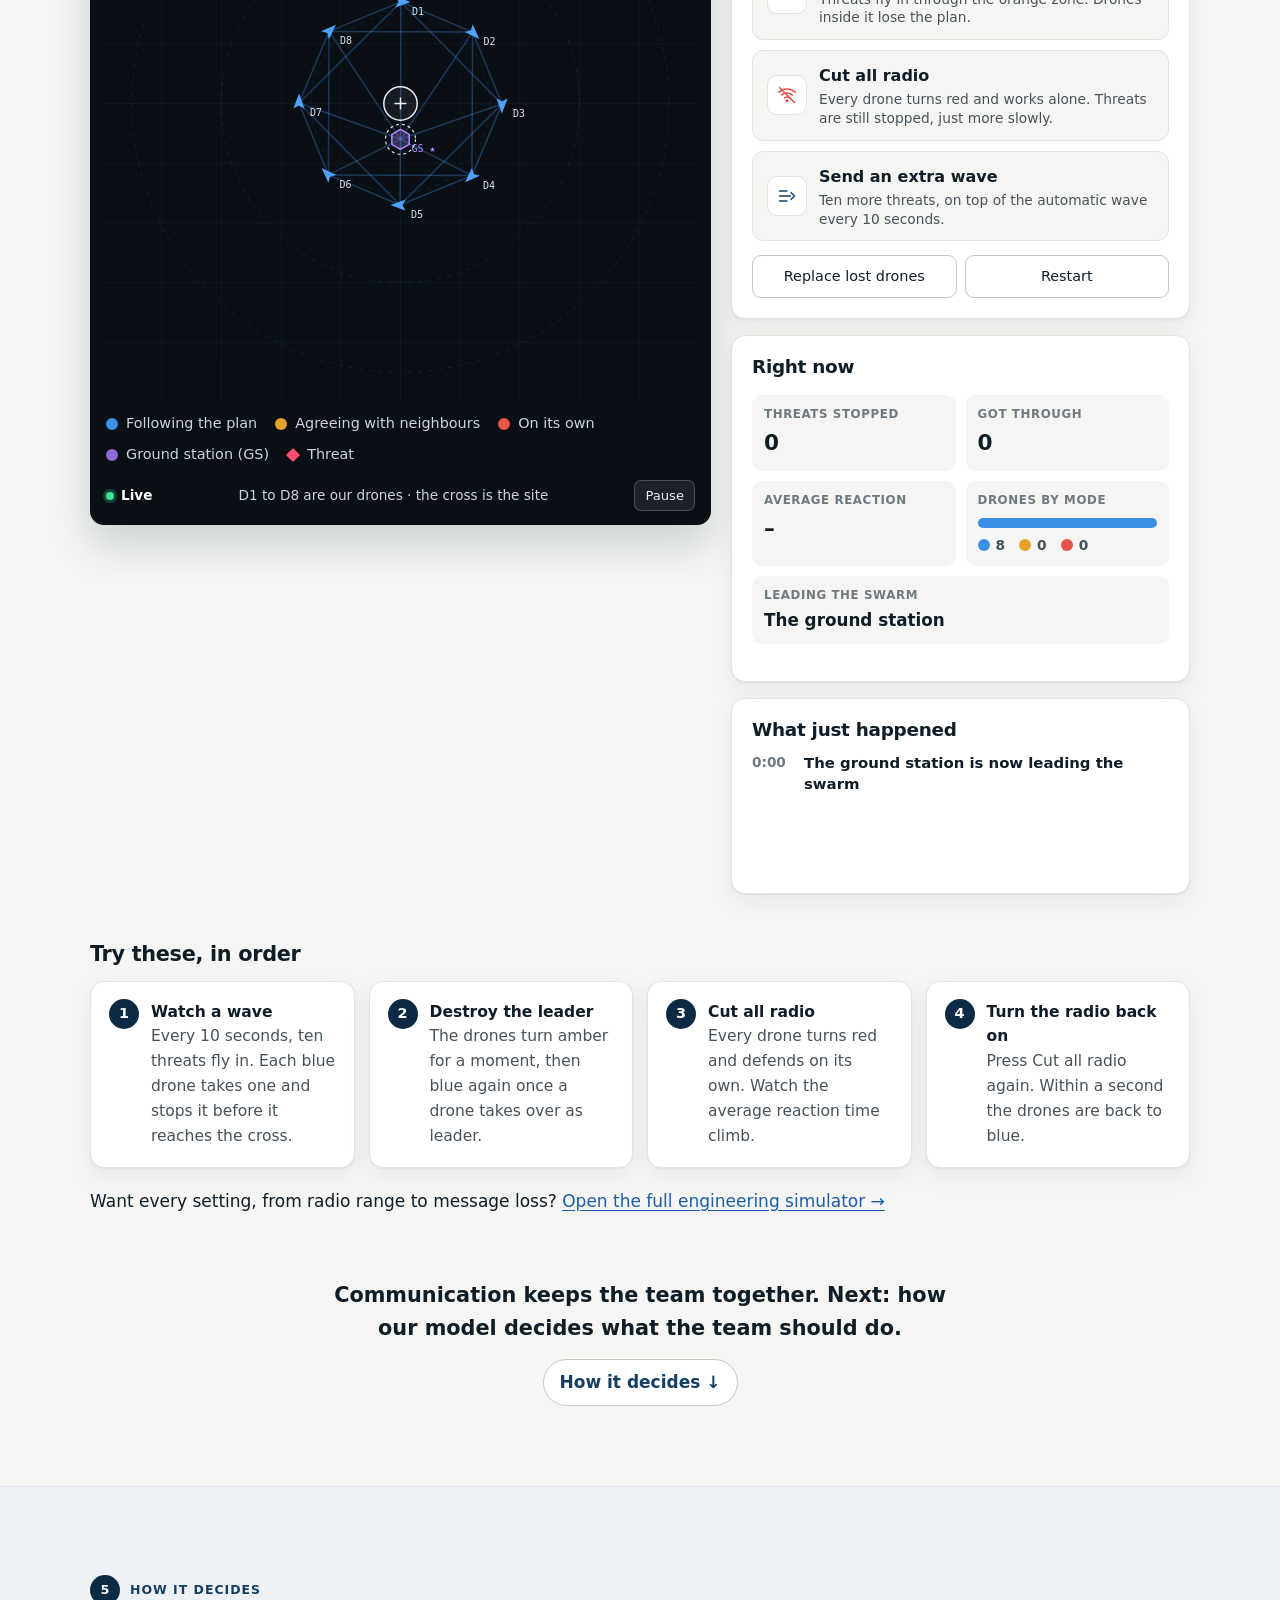
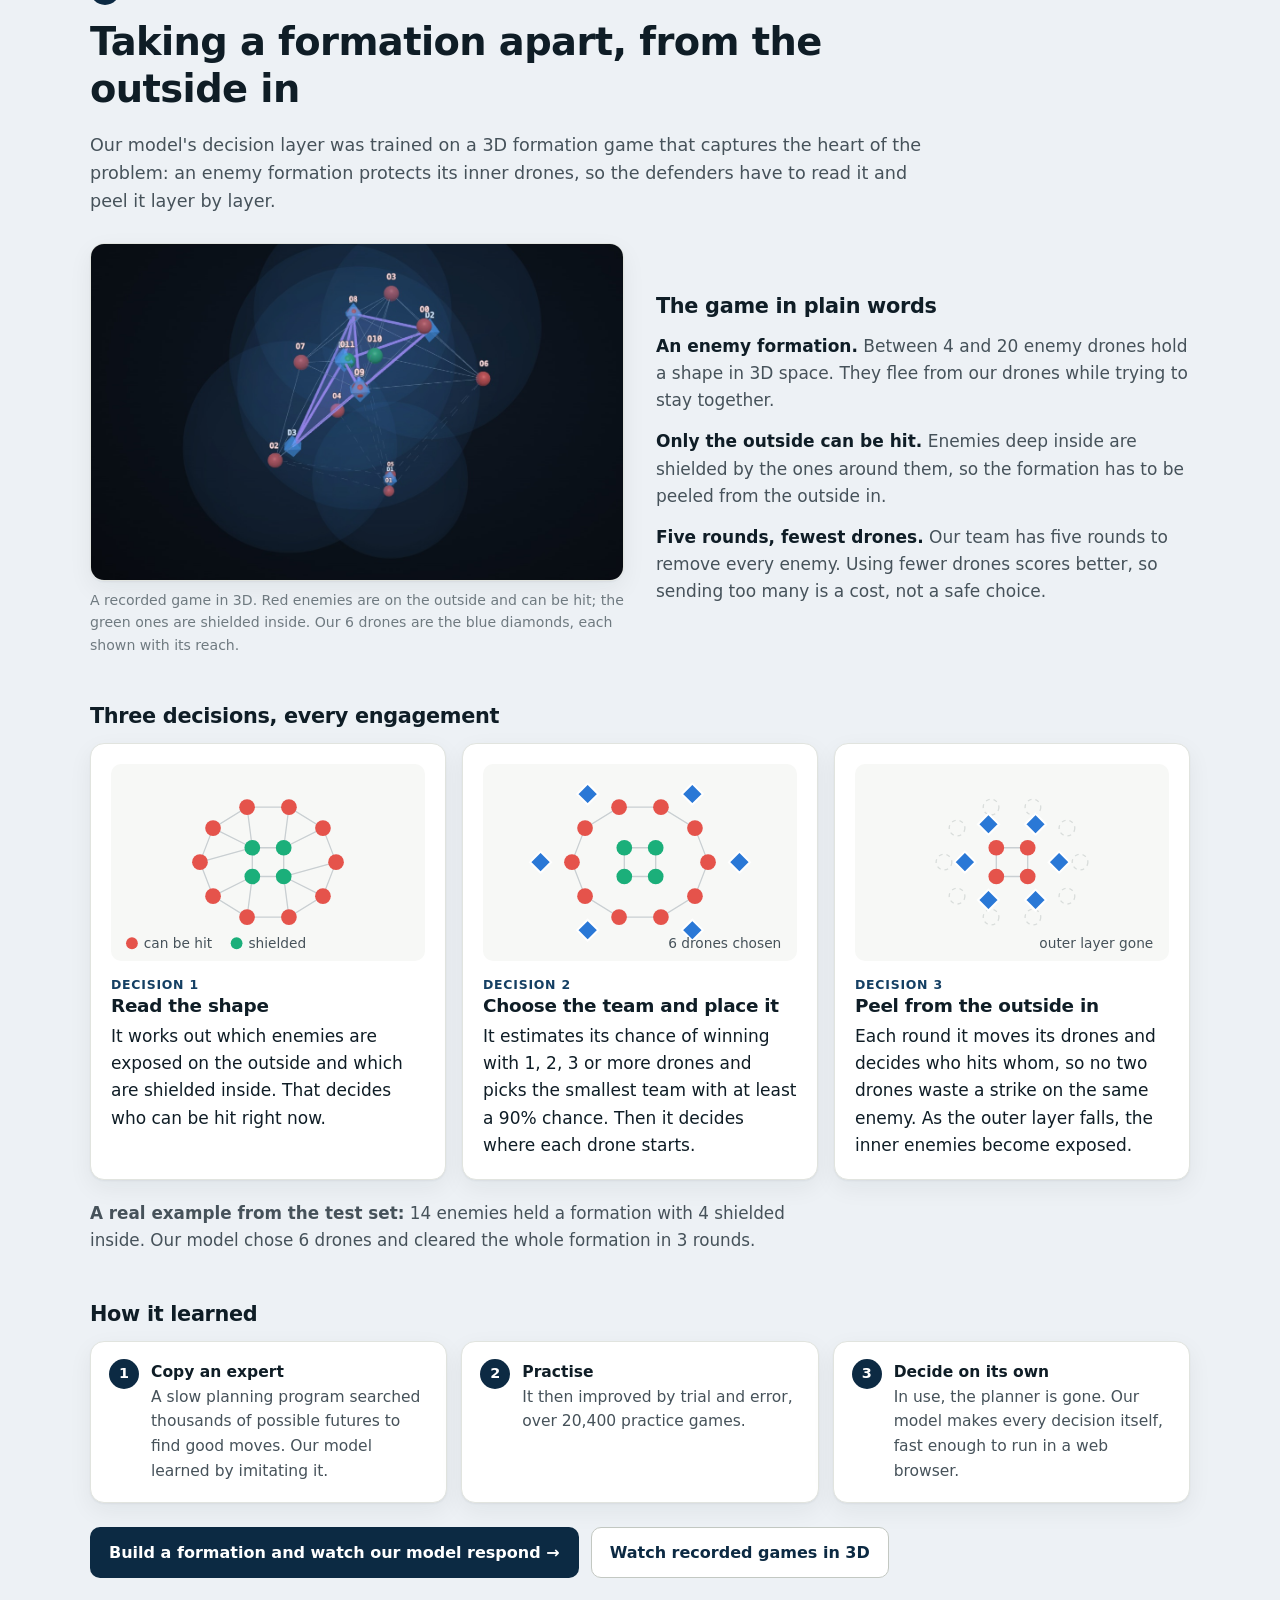
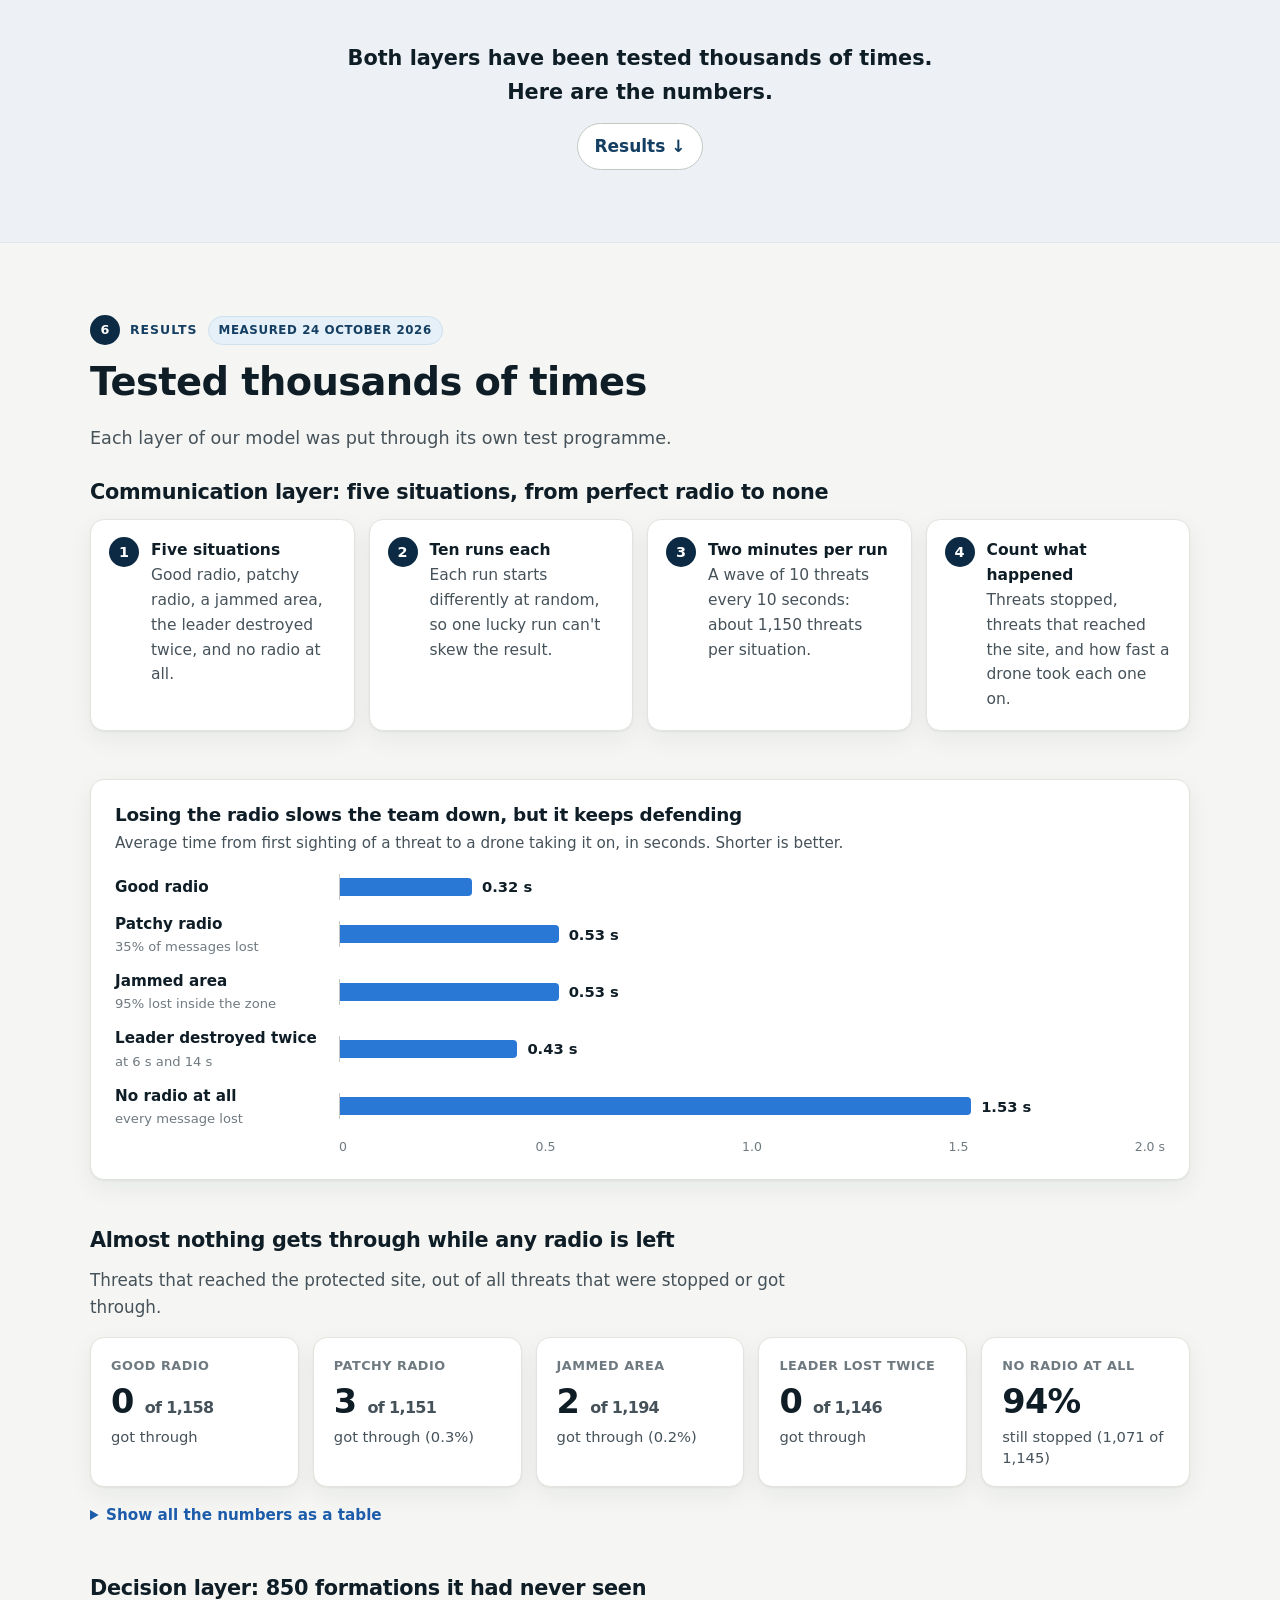
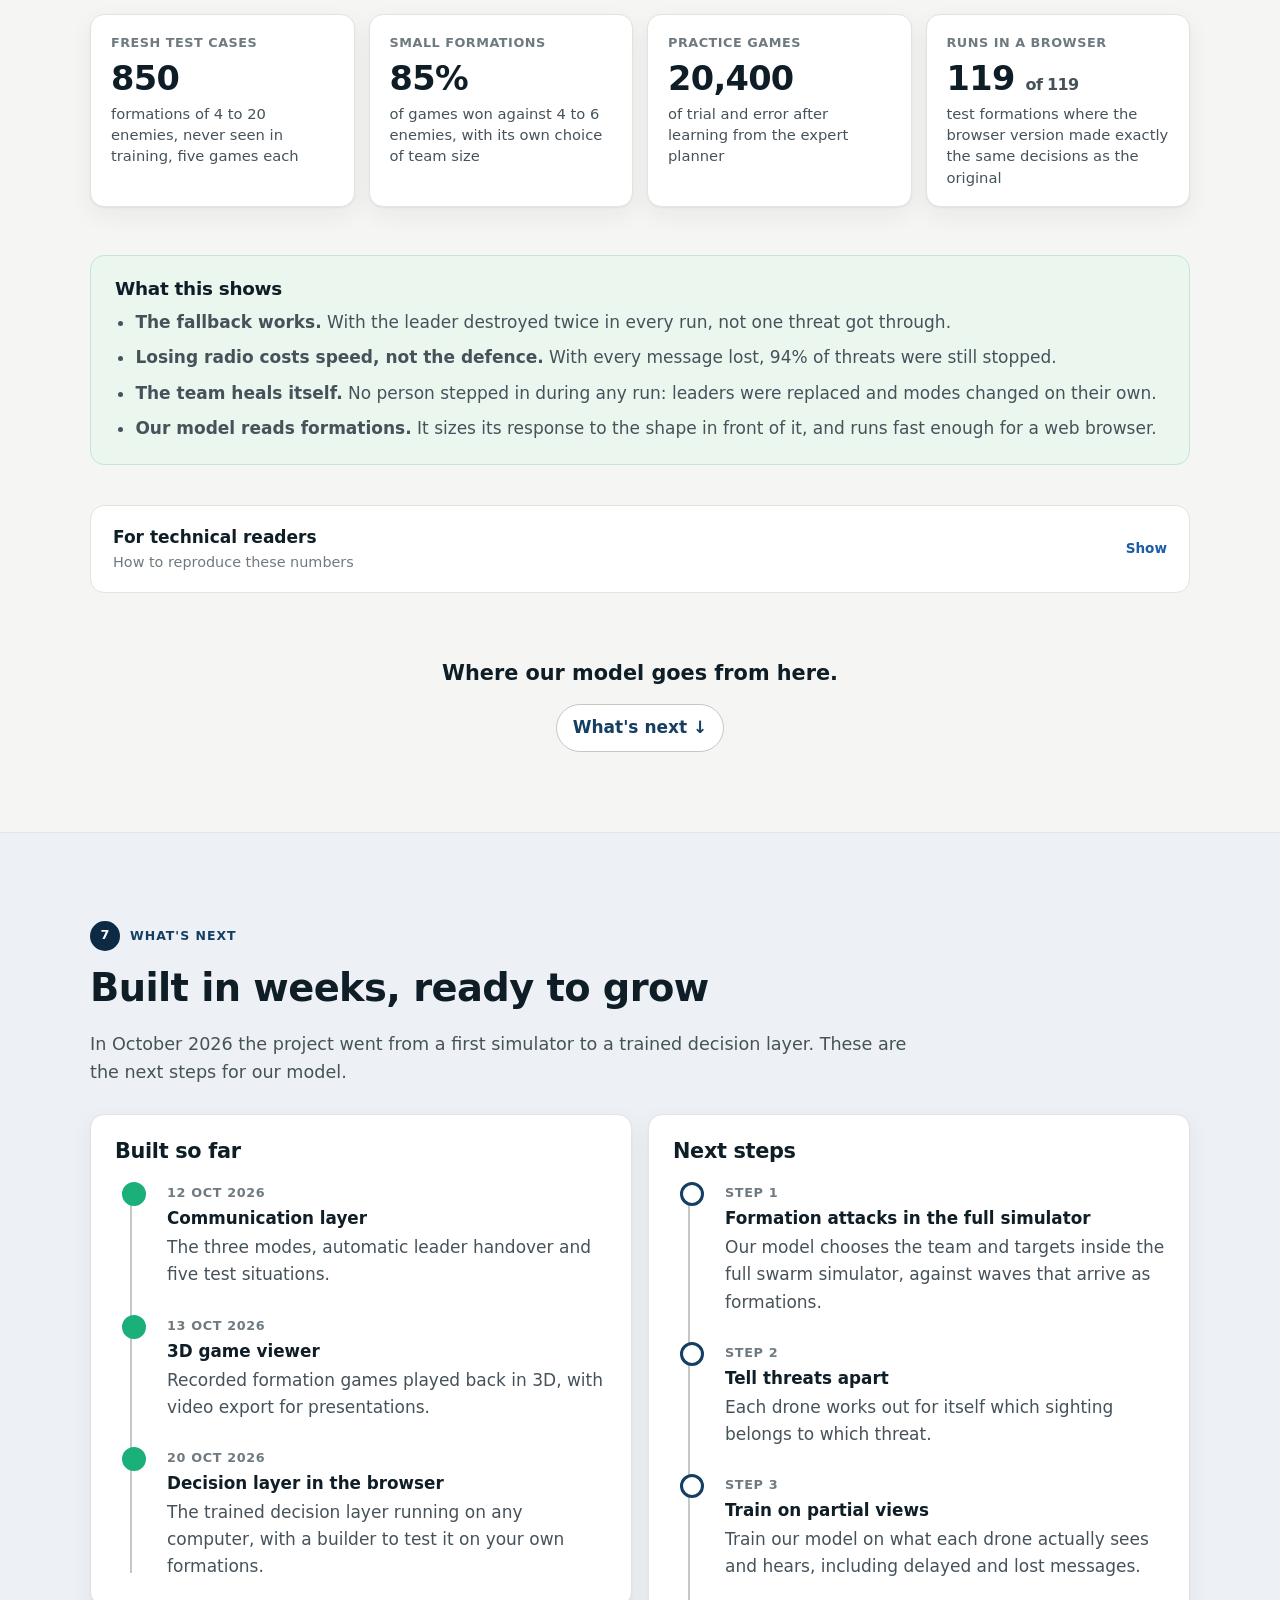
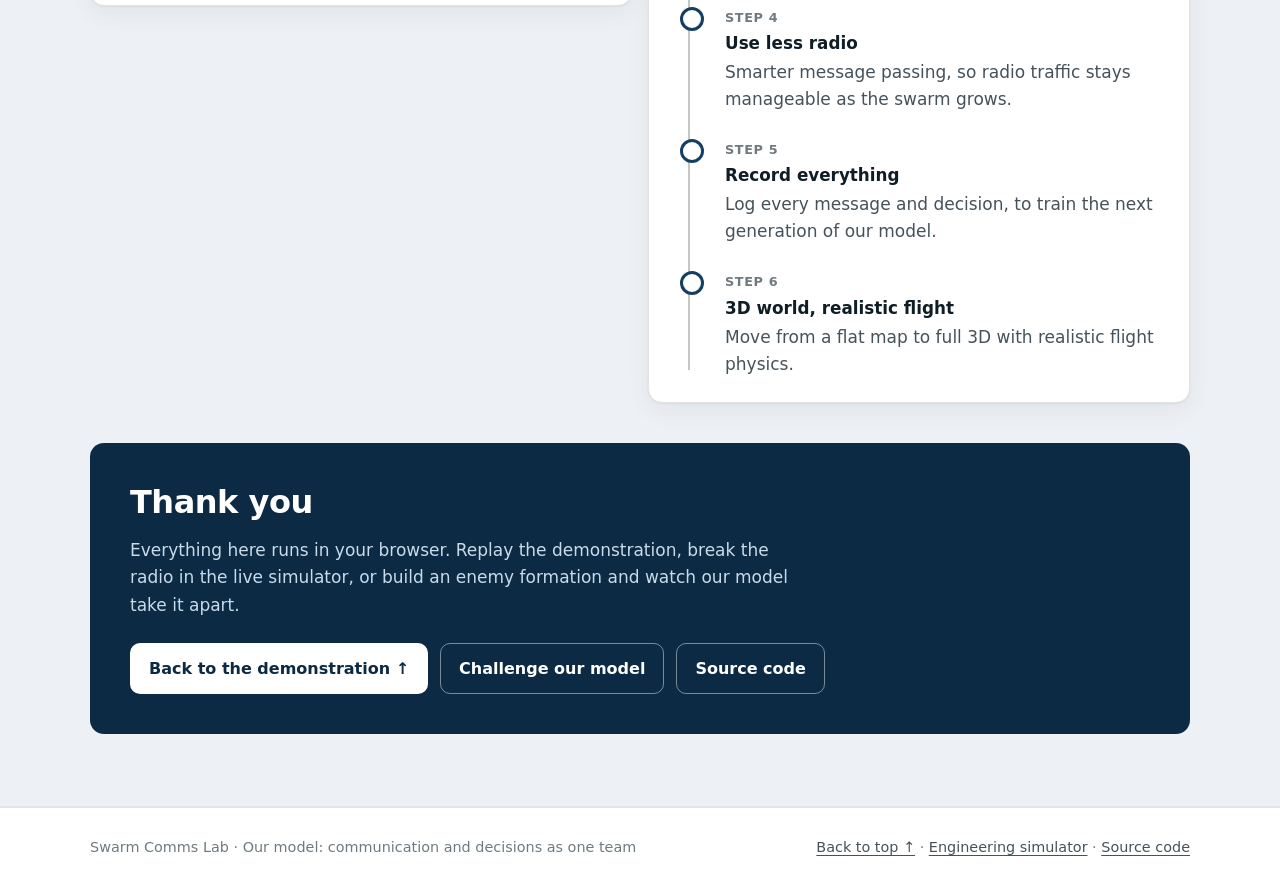
<file: investors/live-demo.html>
<!doctype html>
<html lang="en">
<head>
<meta charset="utf-8">
<title>Moved to the Swarm Comms Lab presentation</title>
<meta name="robots" content="noindex">
<link rel="canonical" href="../presentation/#live">
<meta http-equiv="refresh" content="0; url=../presentation/#live">
<script>location.replace('../presentation/#live');</script>
</head>
<body>
<p>This page has moved to the <a href="../presentation/#live">Swarm Comms Lab presentation</a>.</p>
</body>
</html>
</file>
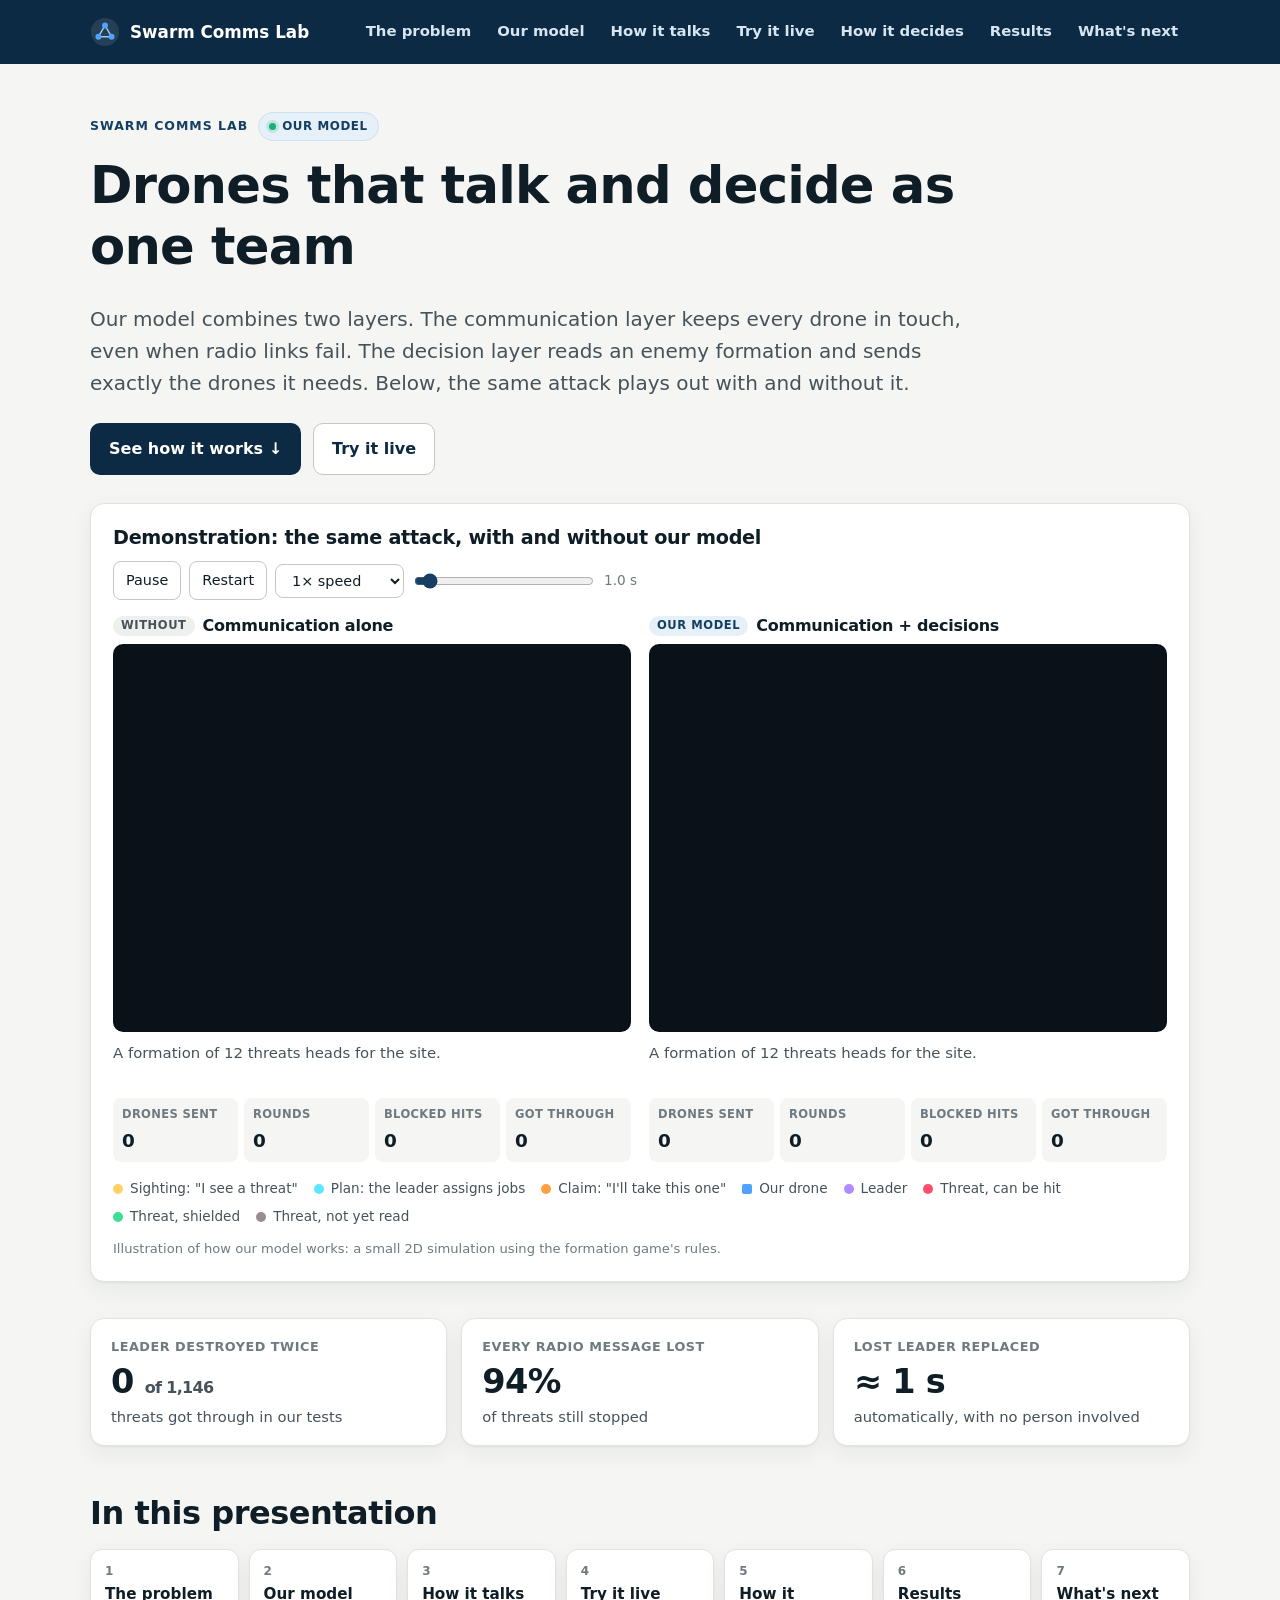
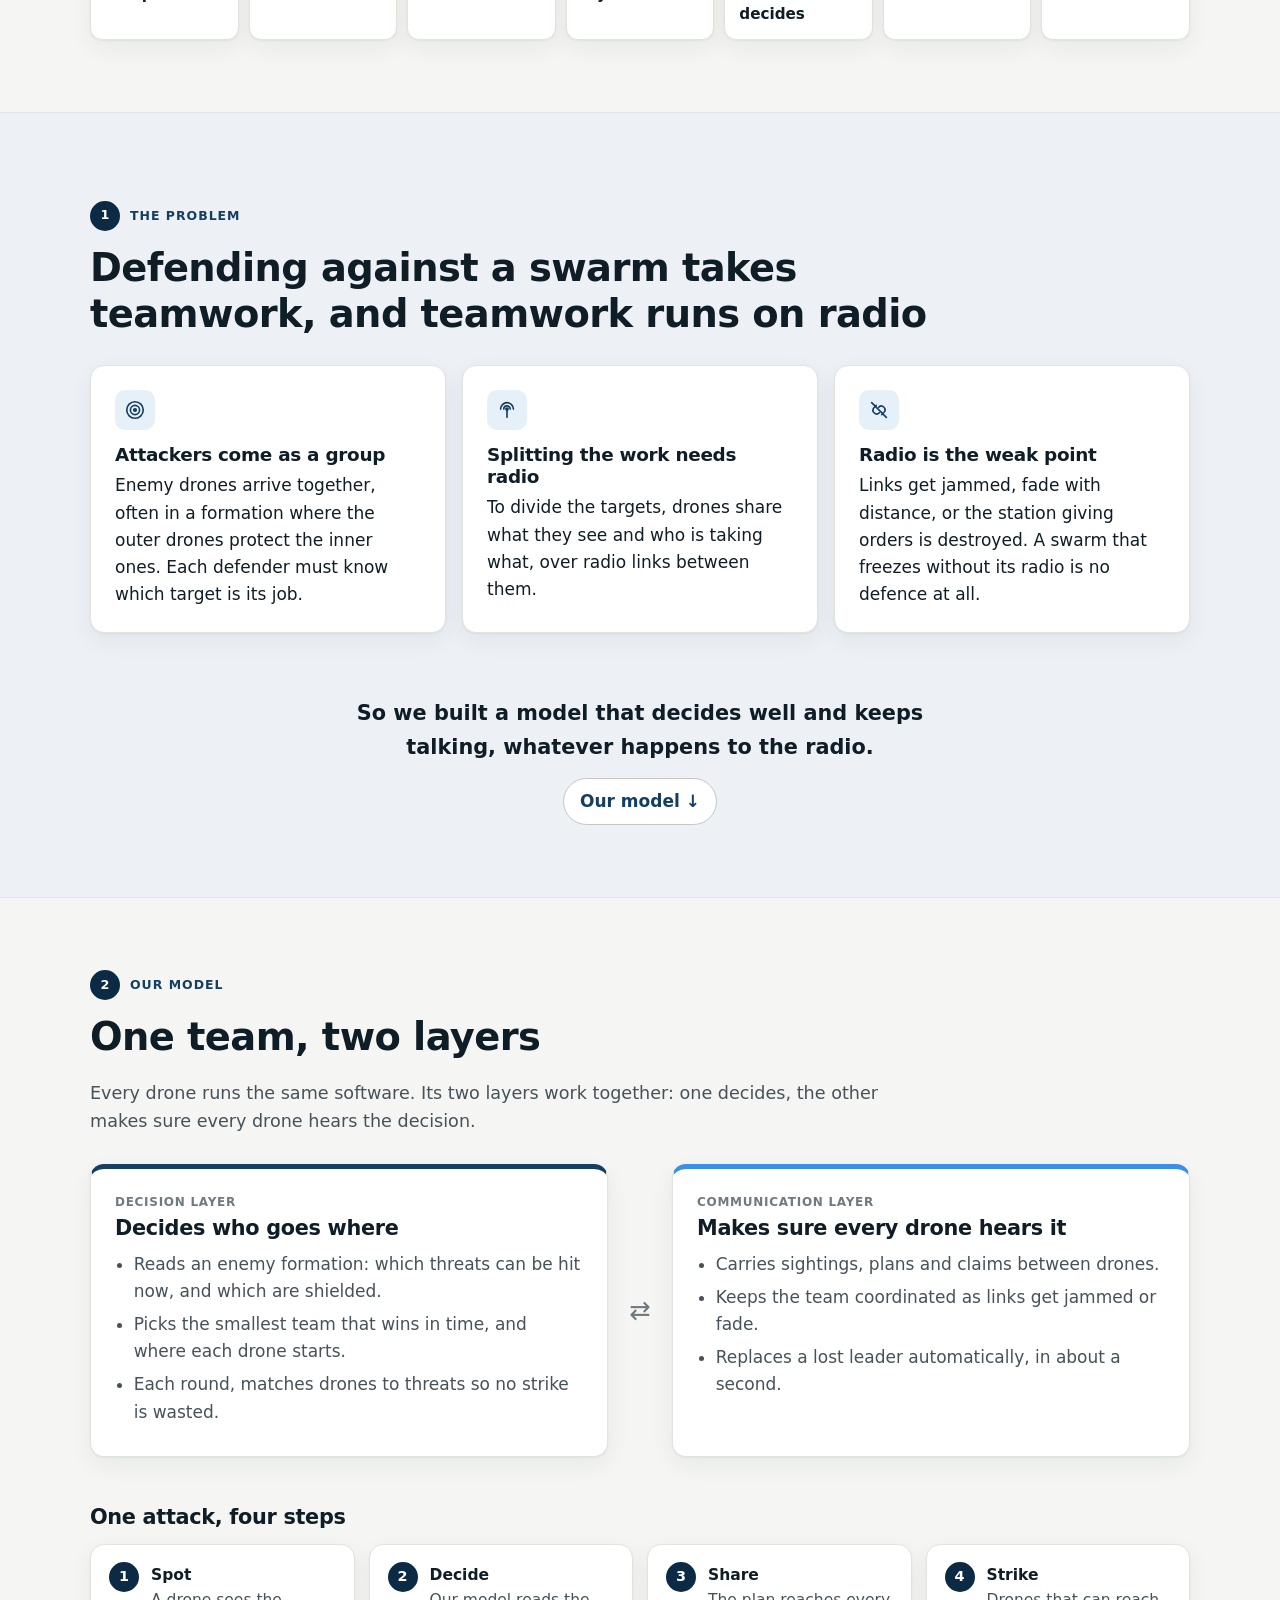
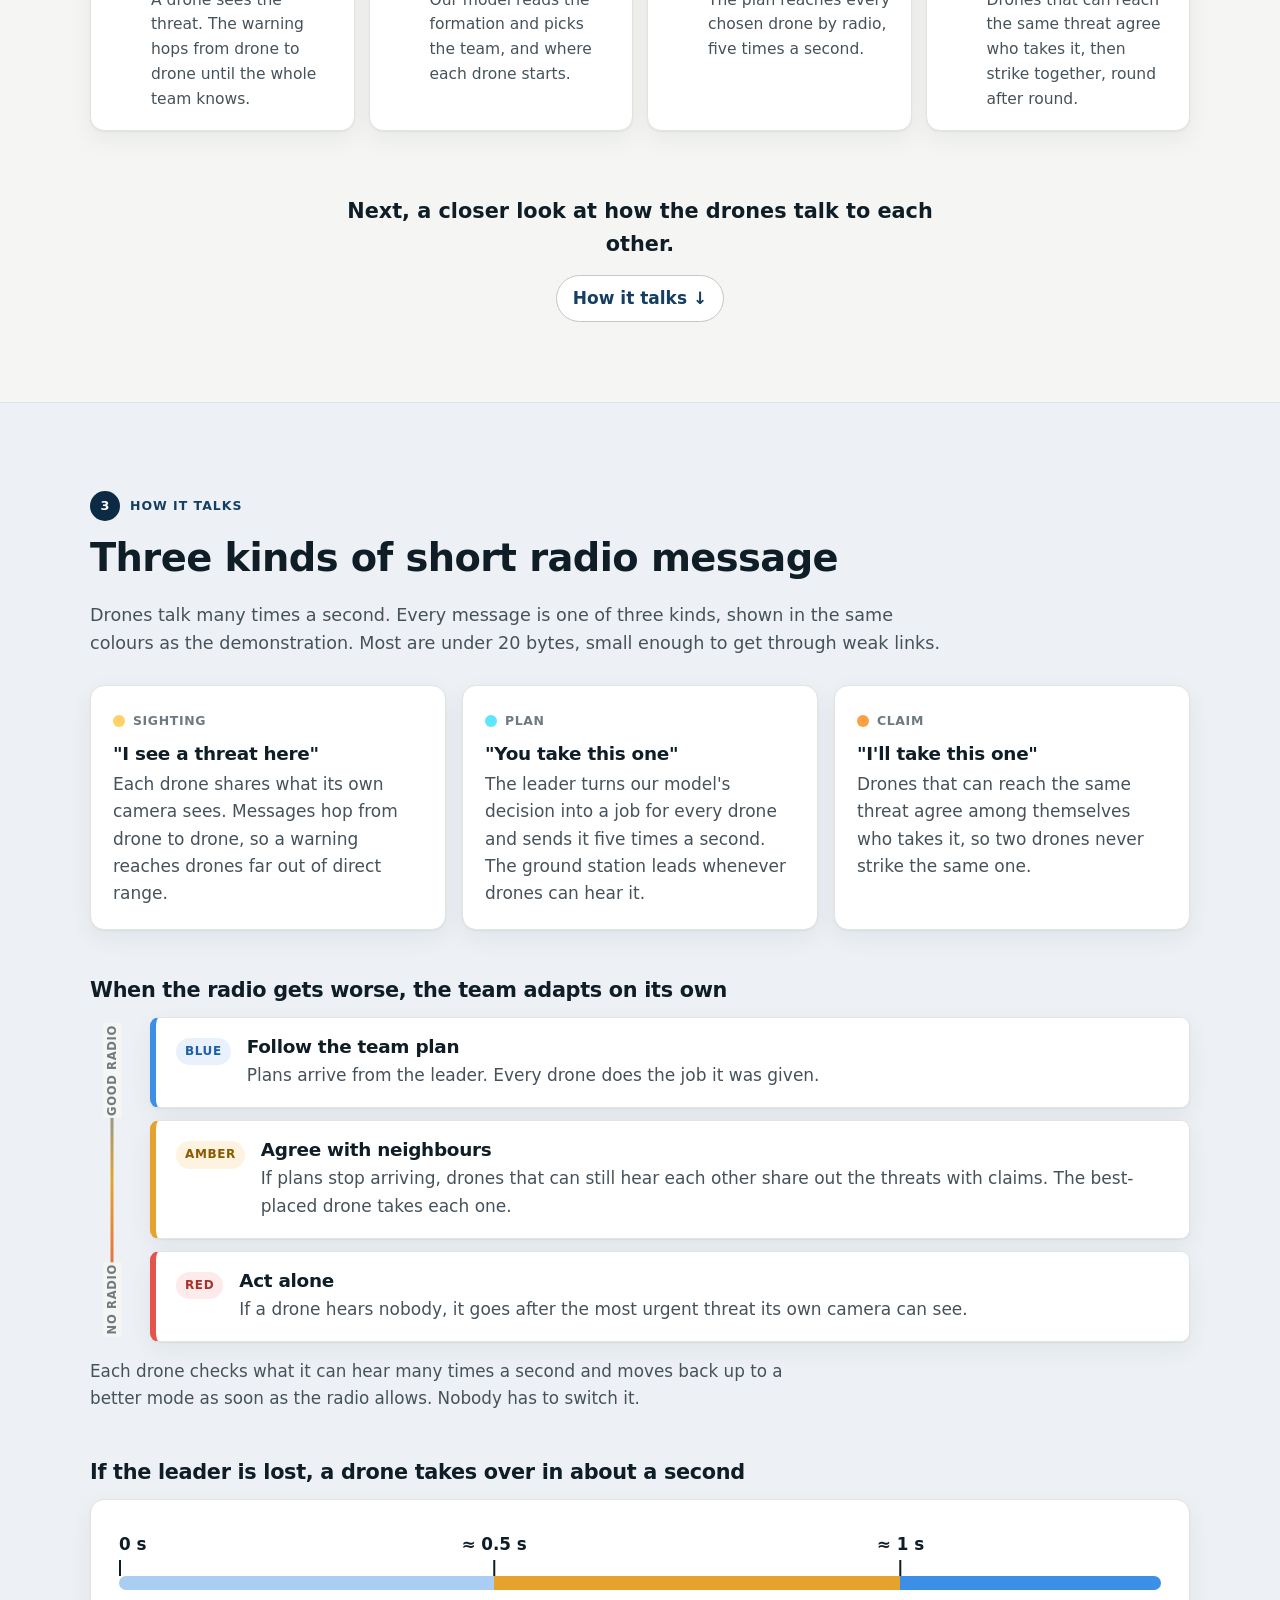
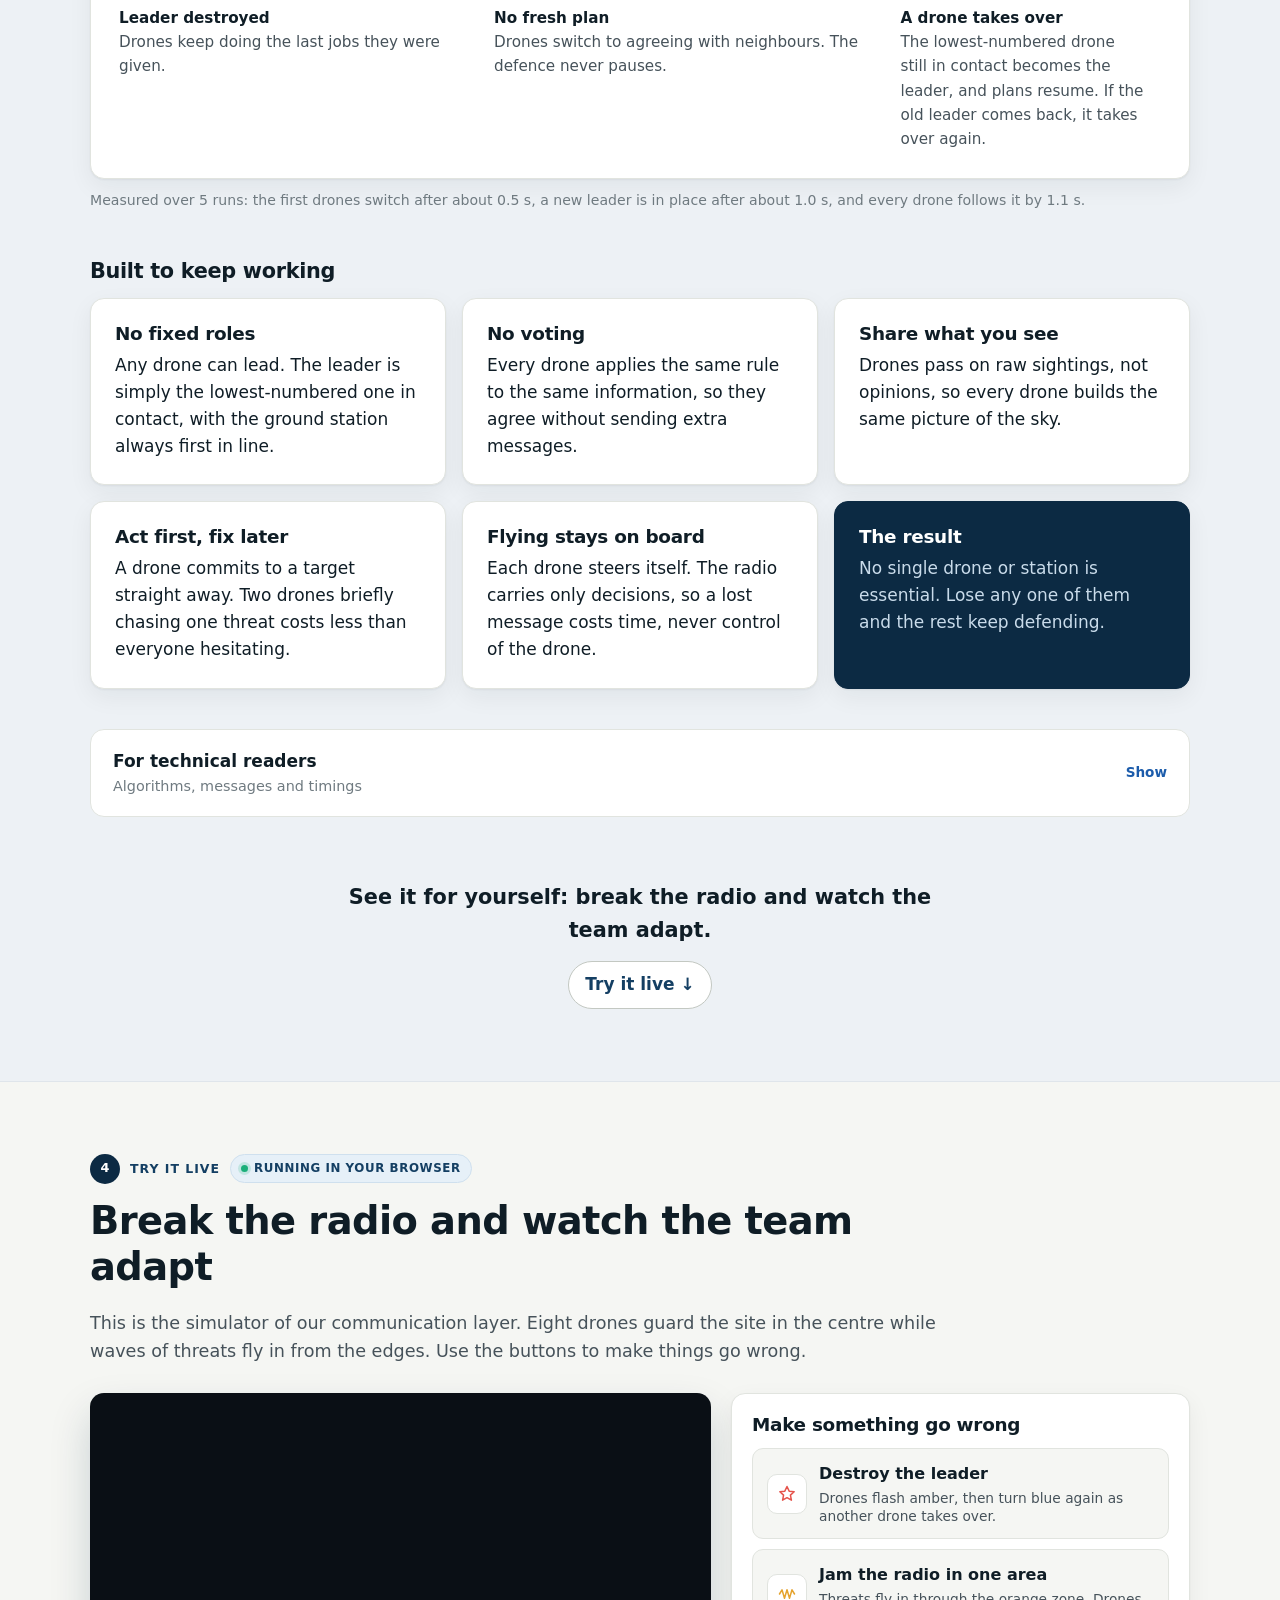
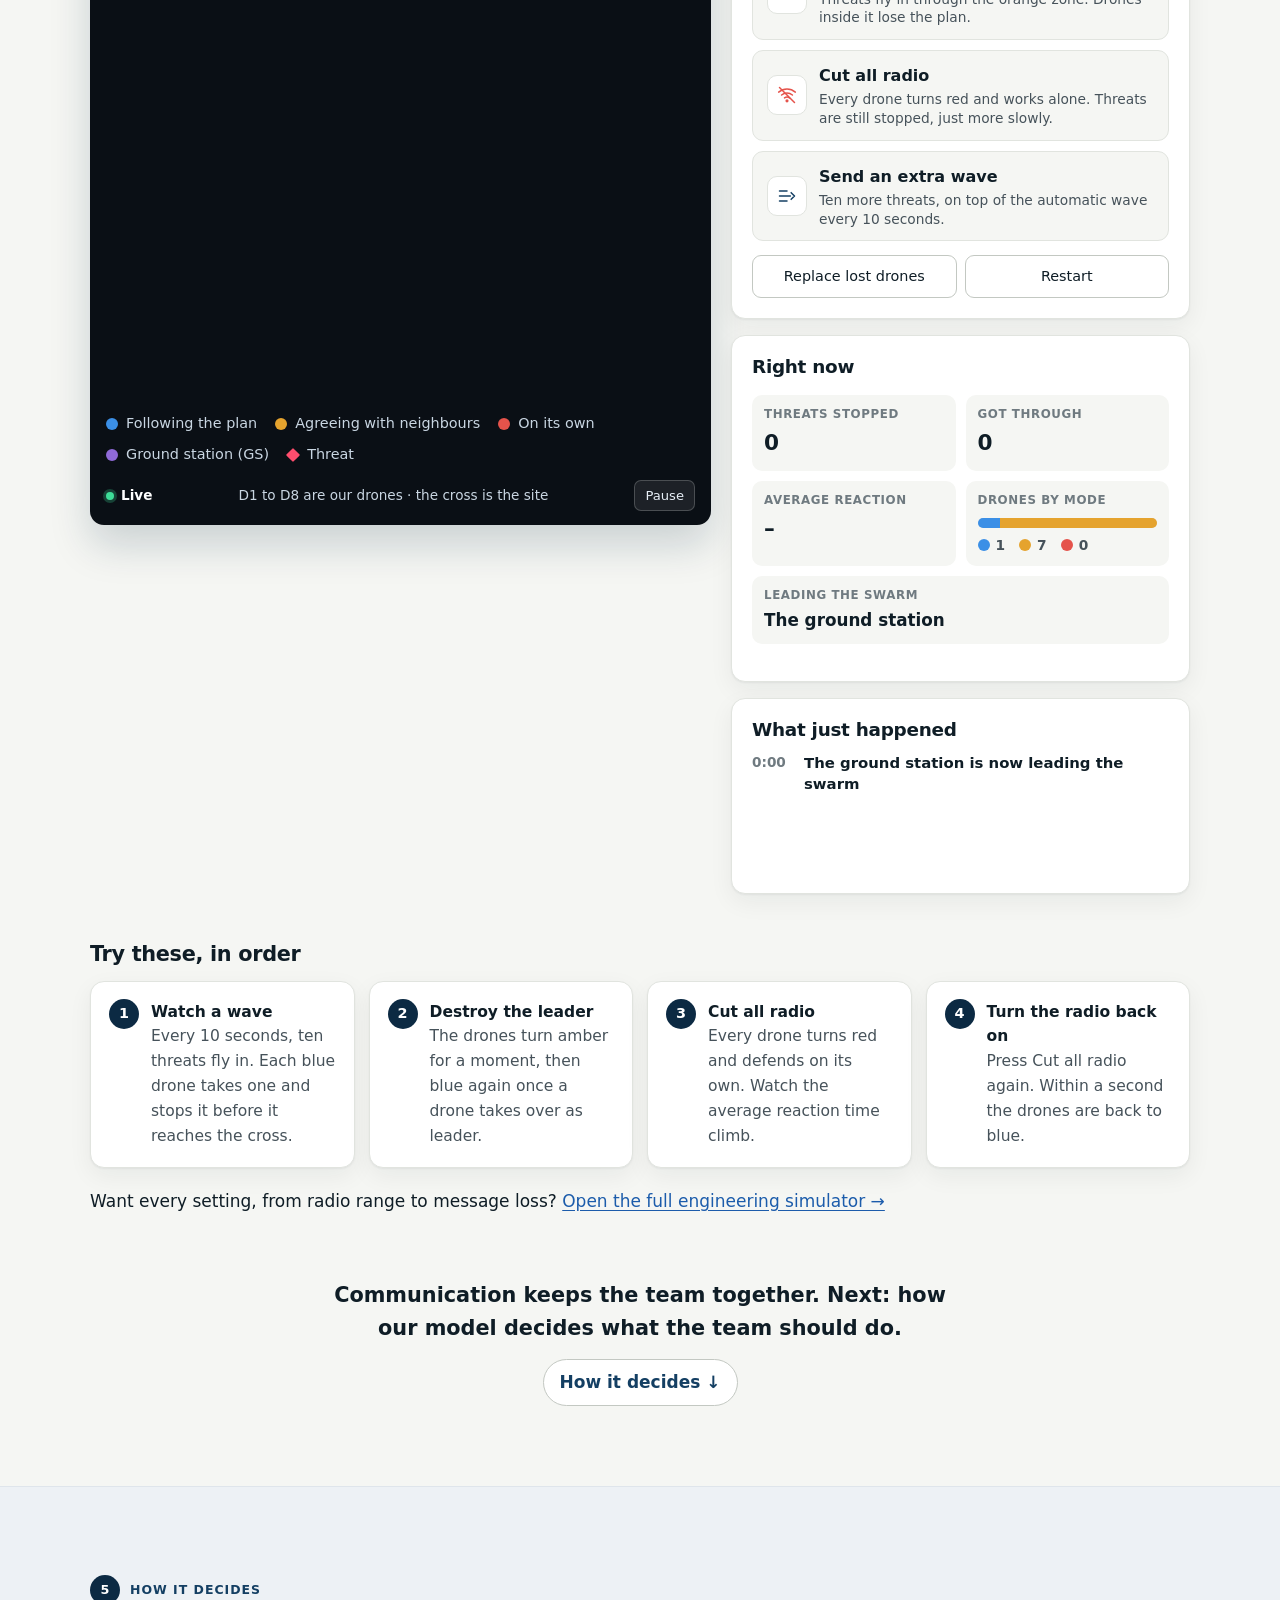
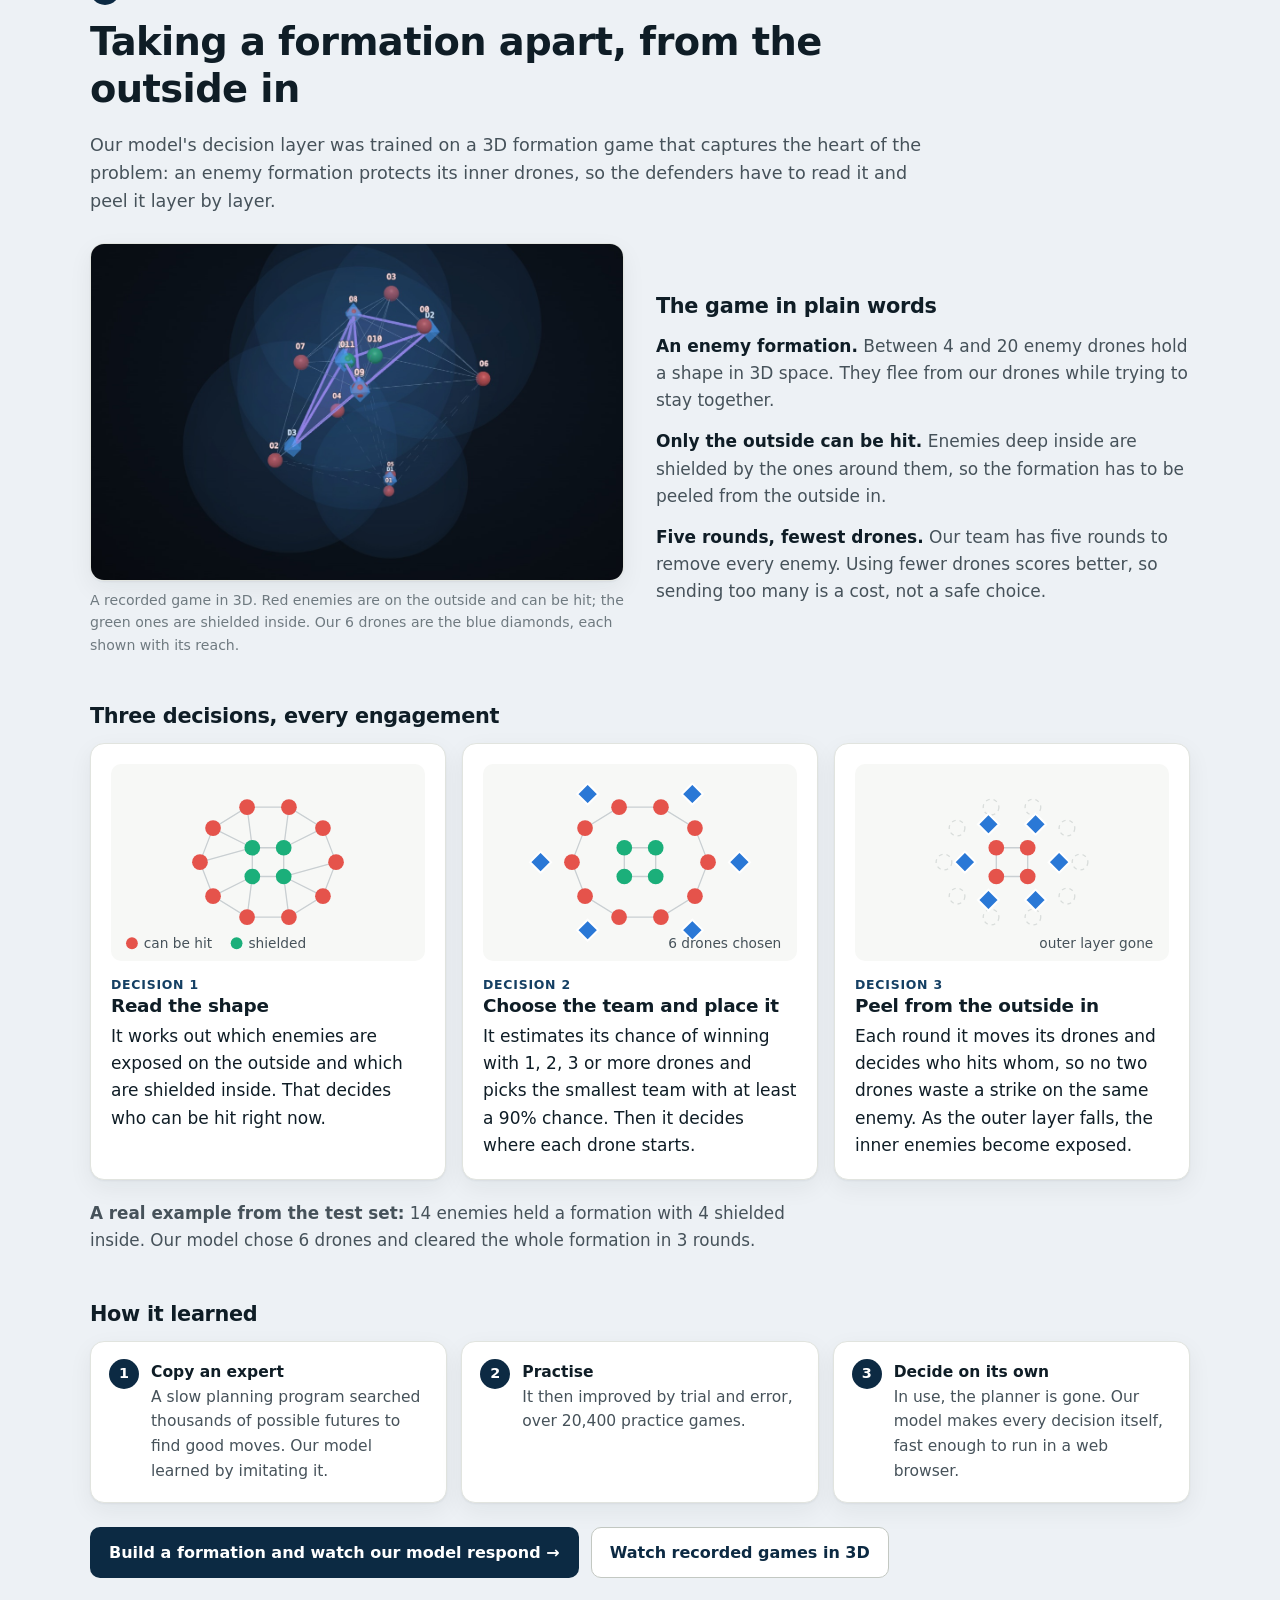
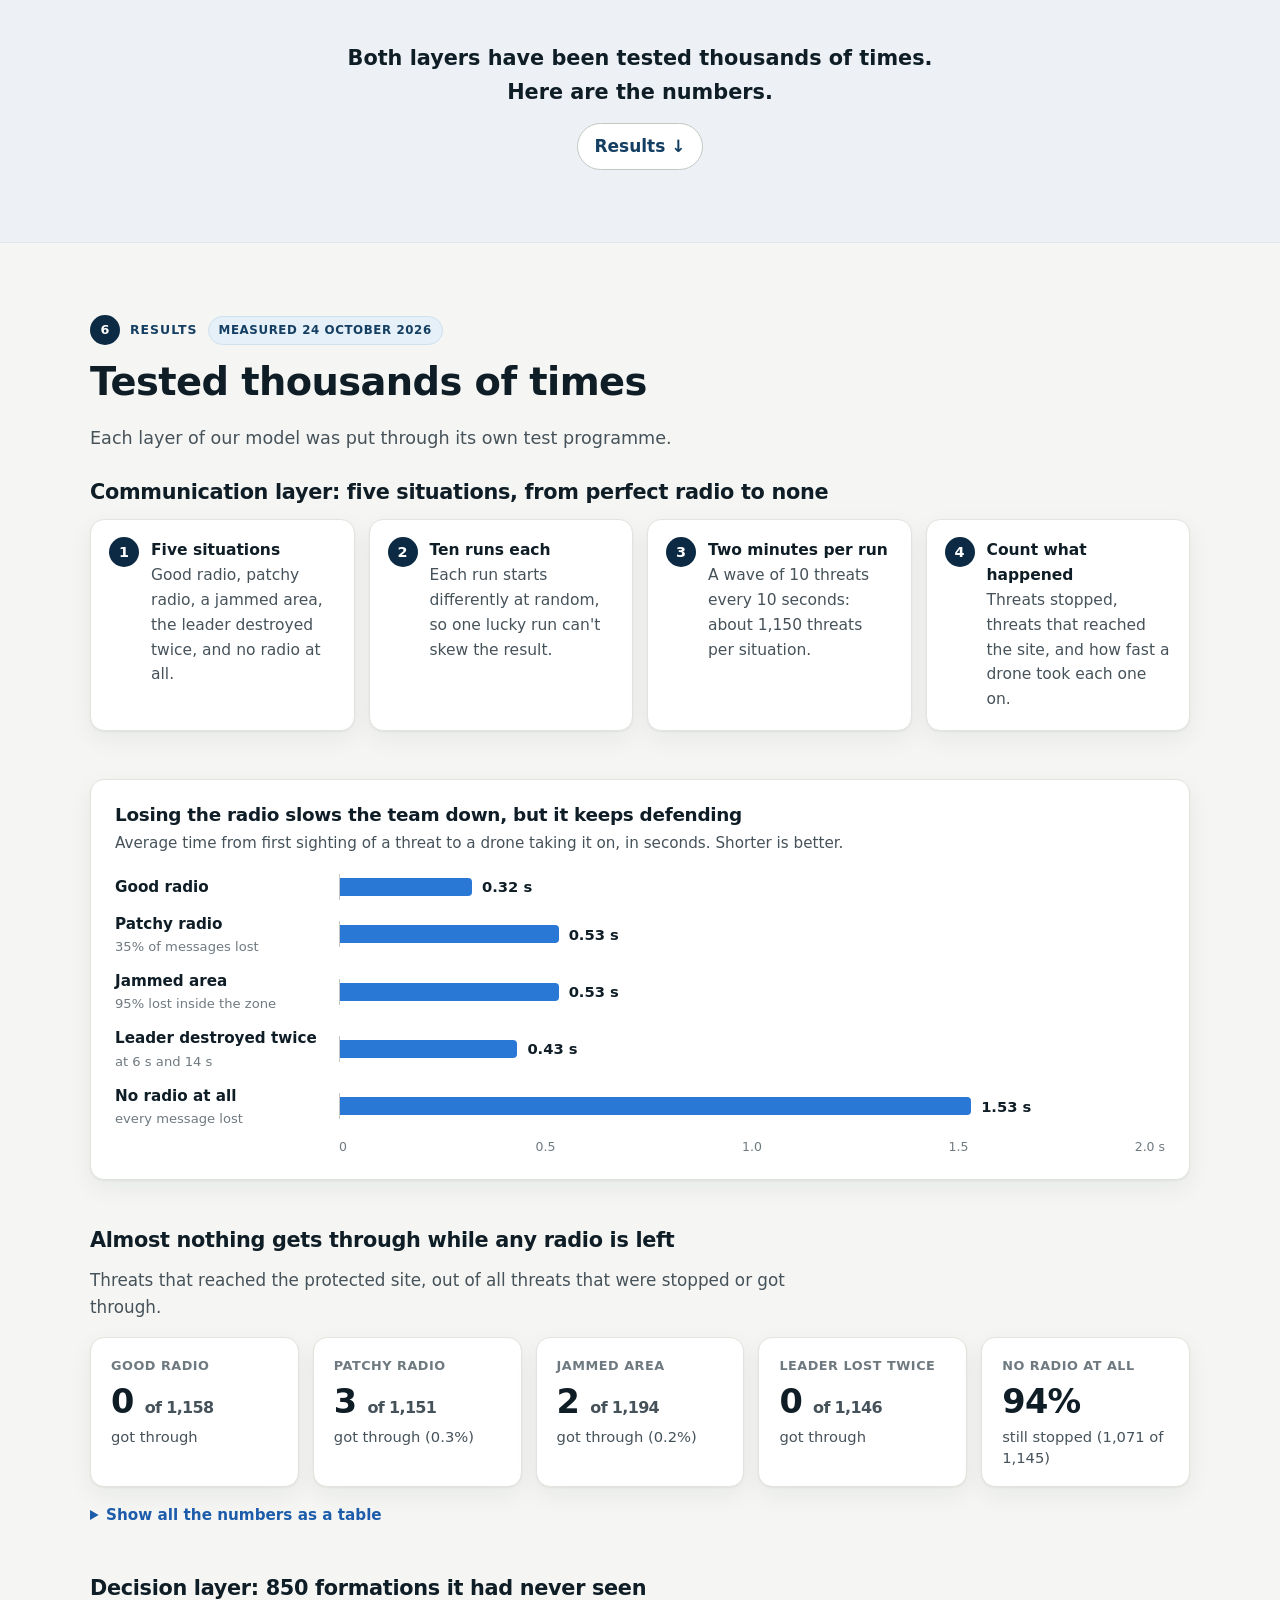
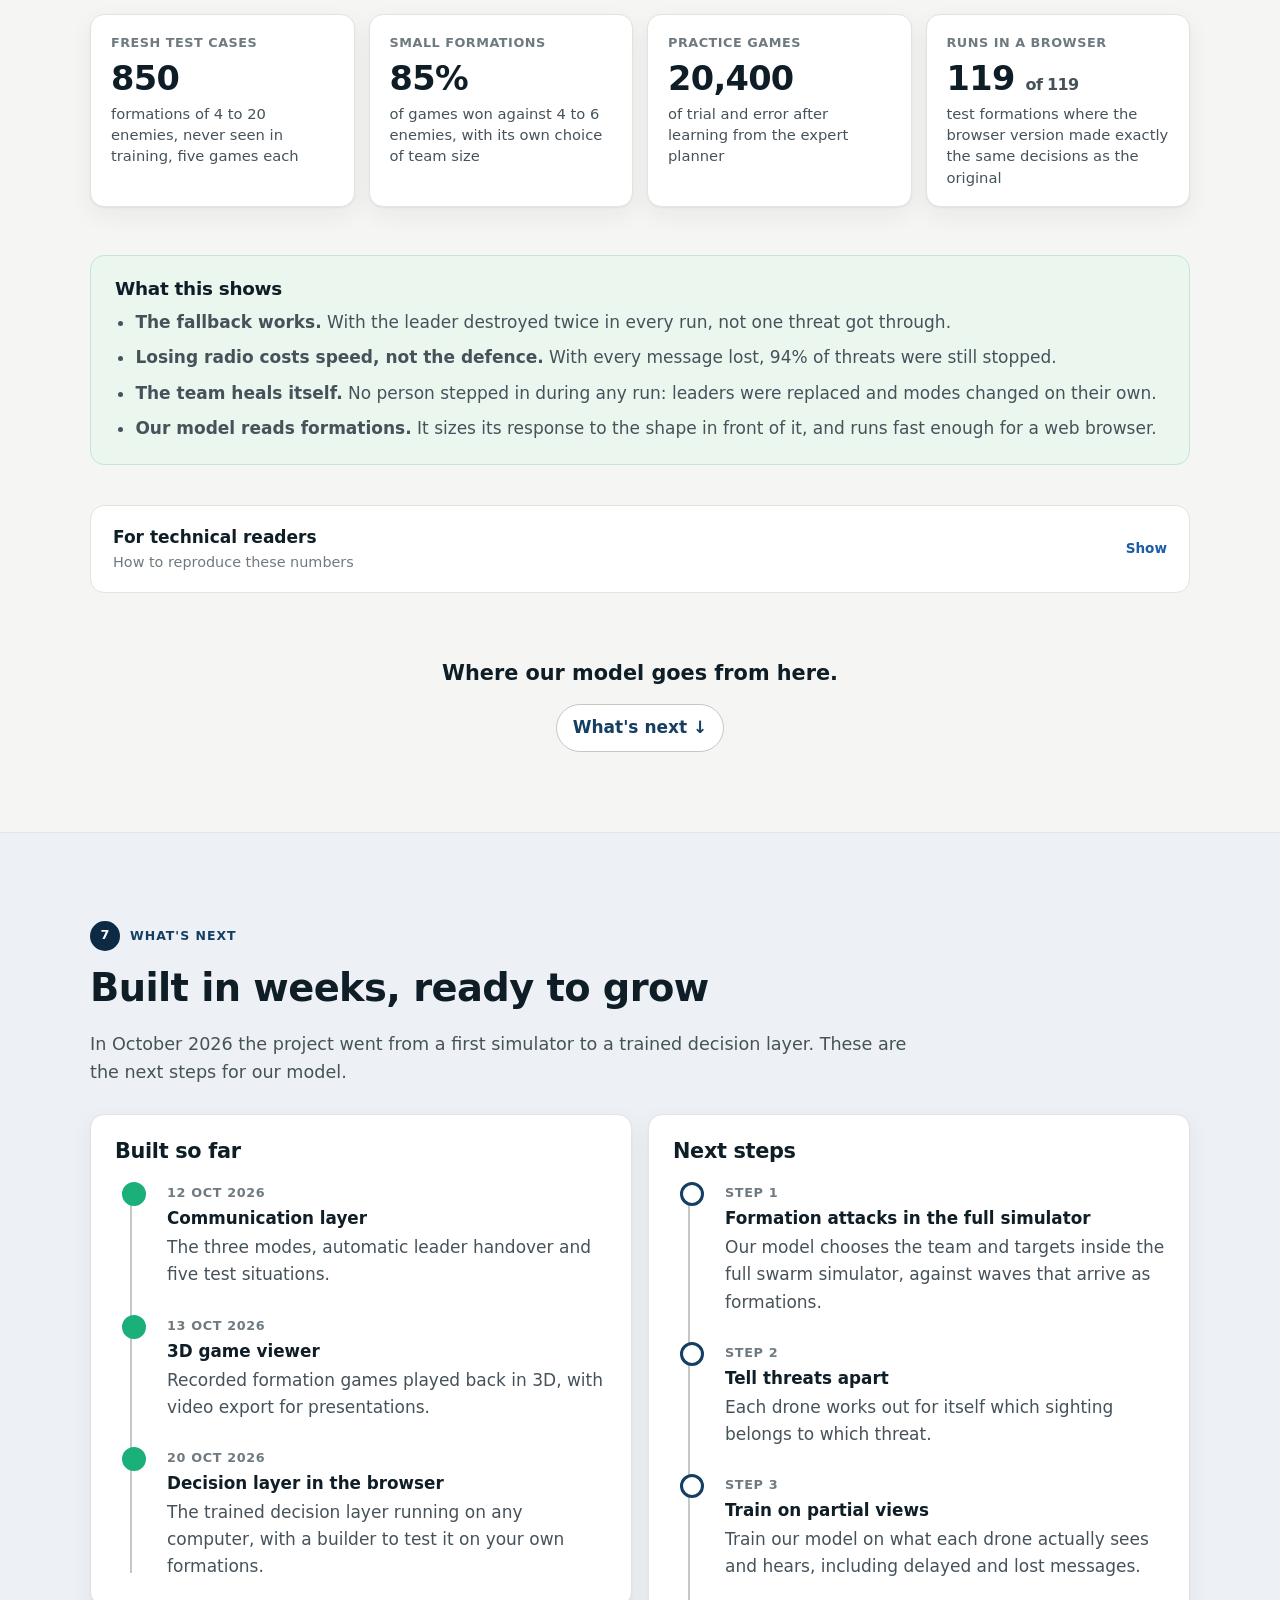
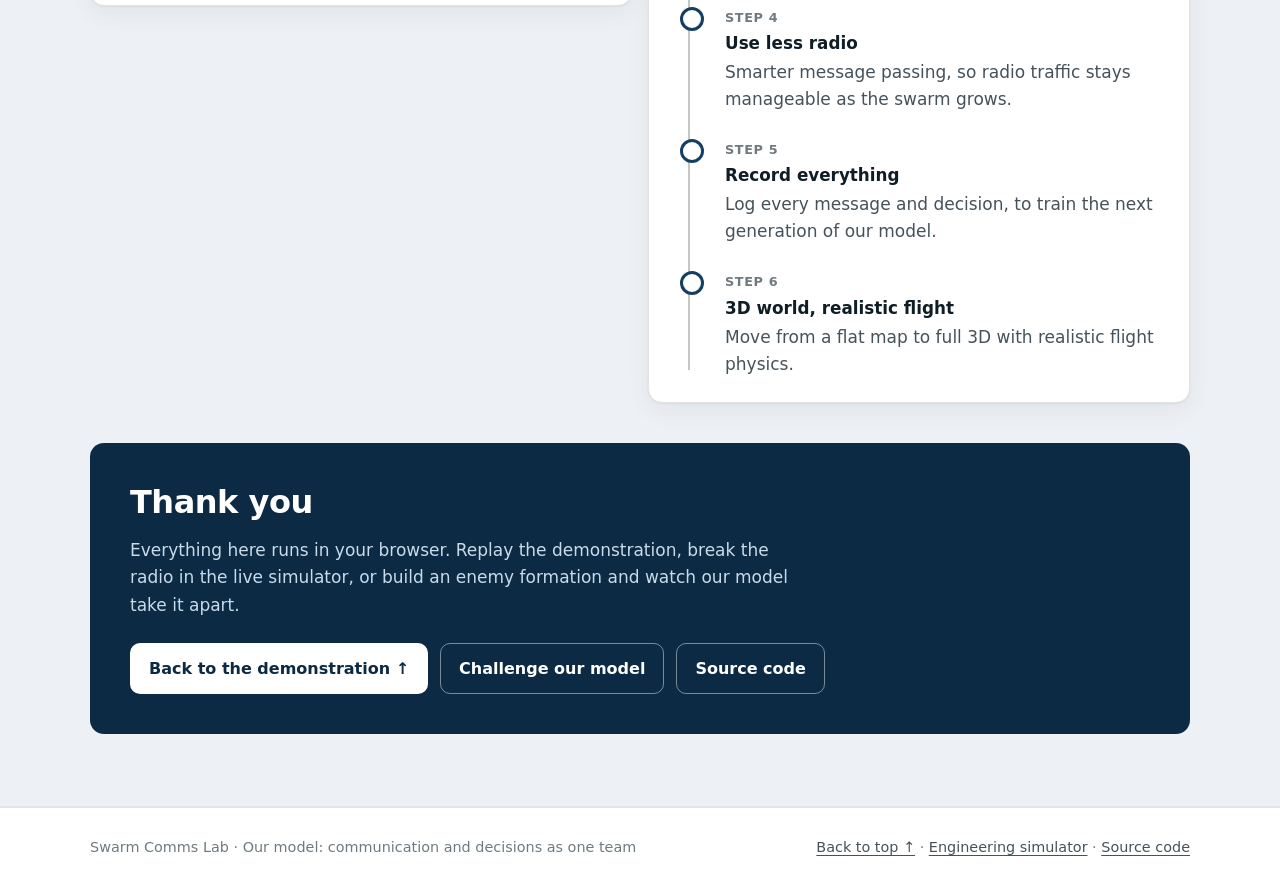
<file: investors/next.html>
<!doctype html>
<html lang="en">
<head>
<meta charset="utf-8">
<title>Moved to the Swarm Comms Lab presentation</title>
<meta name="robots" content="noindex">
<link rel="canonical" href="../presentation/#next">
<meta http-equiv="refresh" content="0; url=../presentation/#next">
<script>location.replace('../presentation/#next');</script>
</head>
<body>
<p>This page has moved to the <a href="../presentation/#next">Swarm Comms Lab presentation</a>.</p>
</body>
</html>
</file>
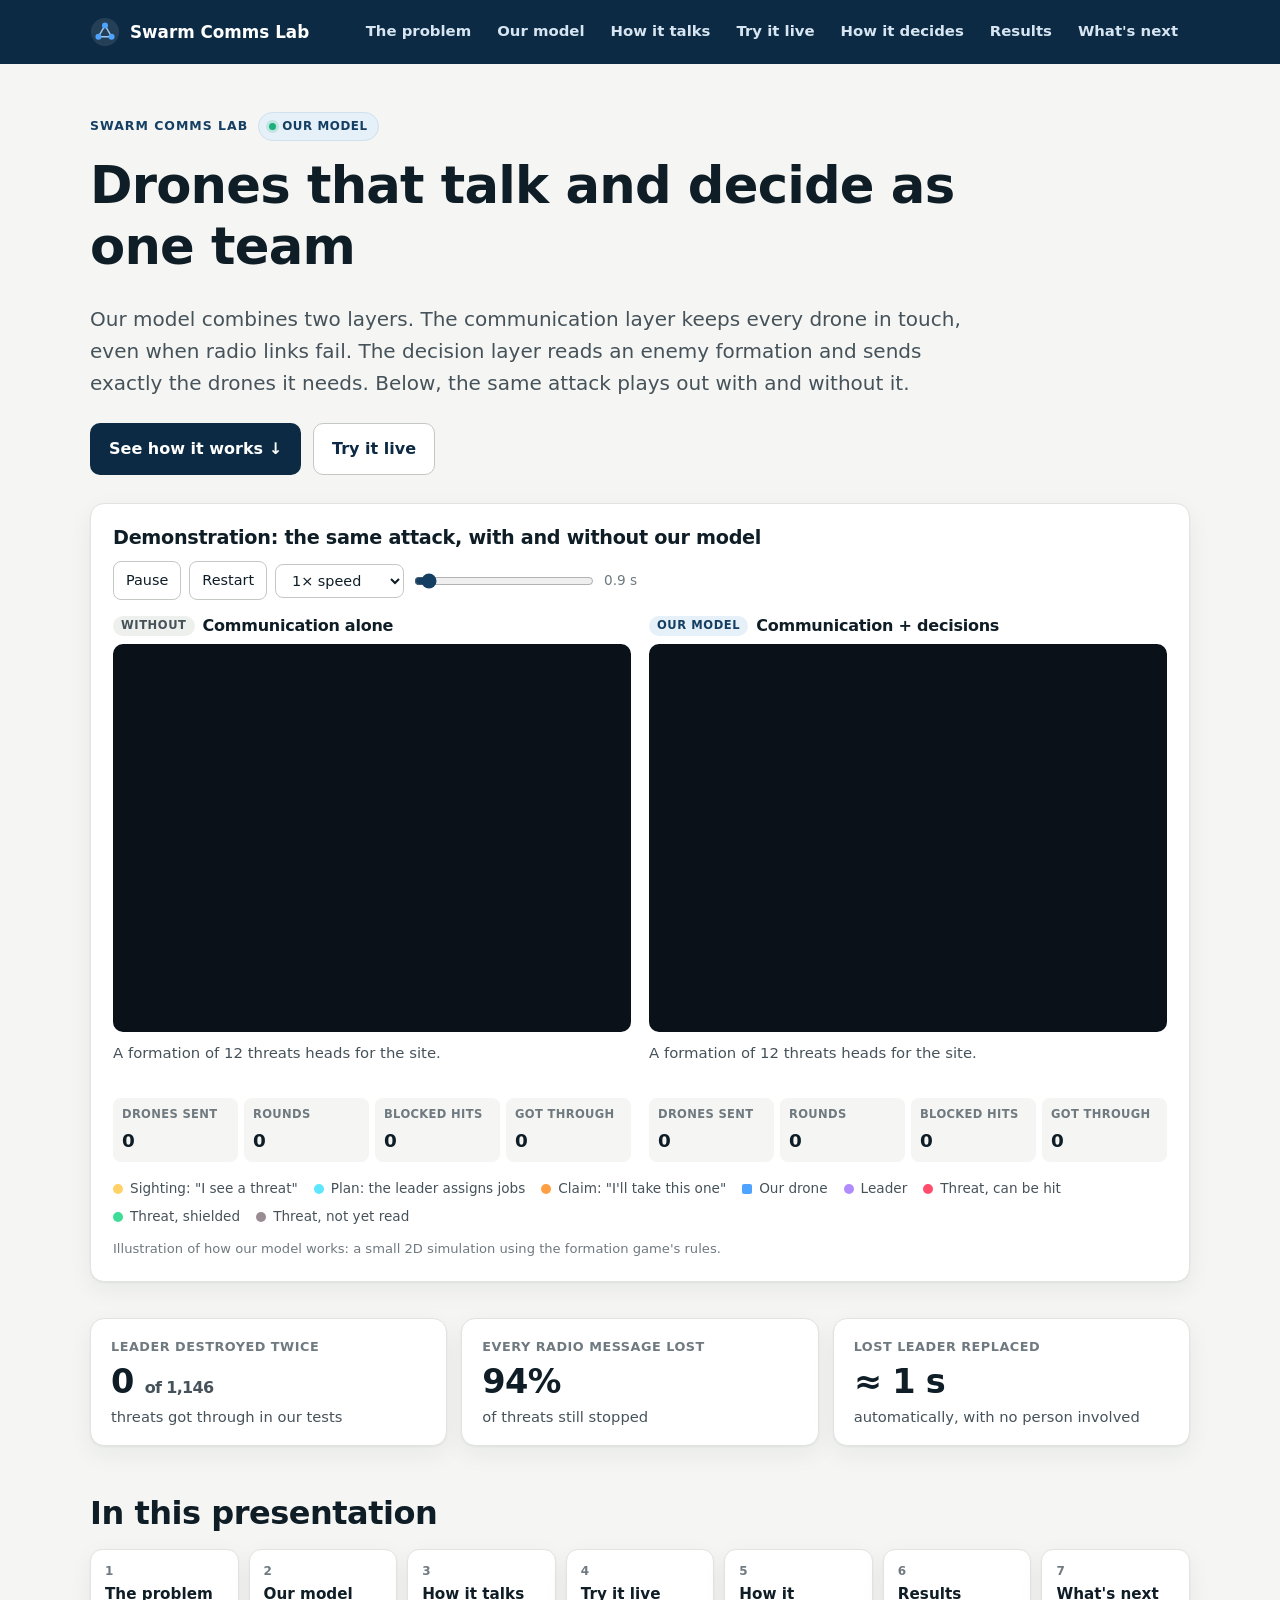
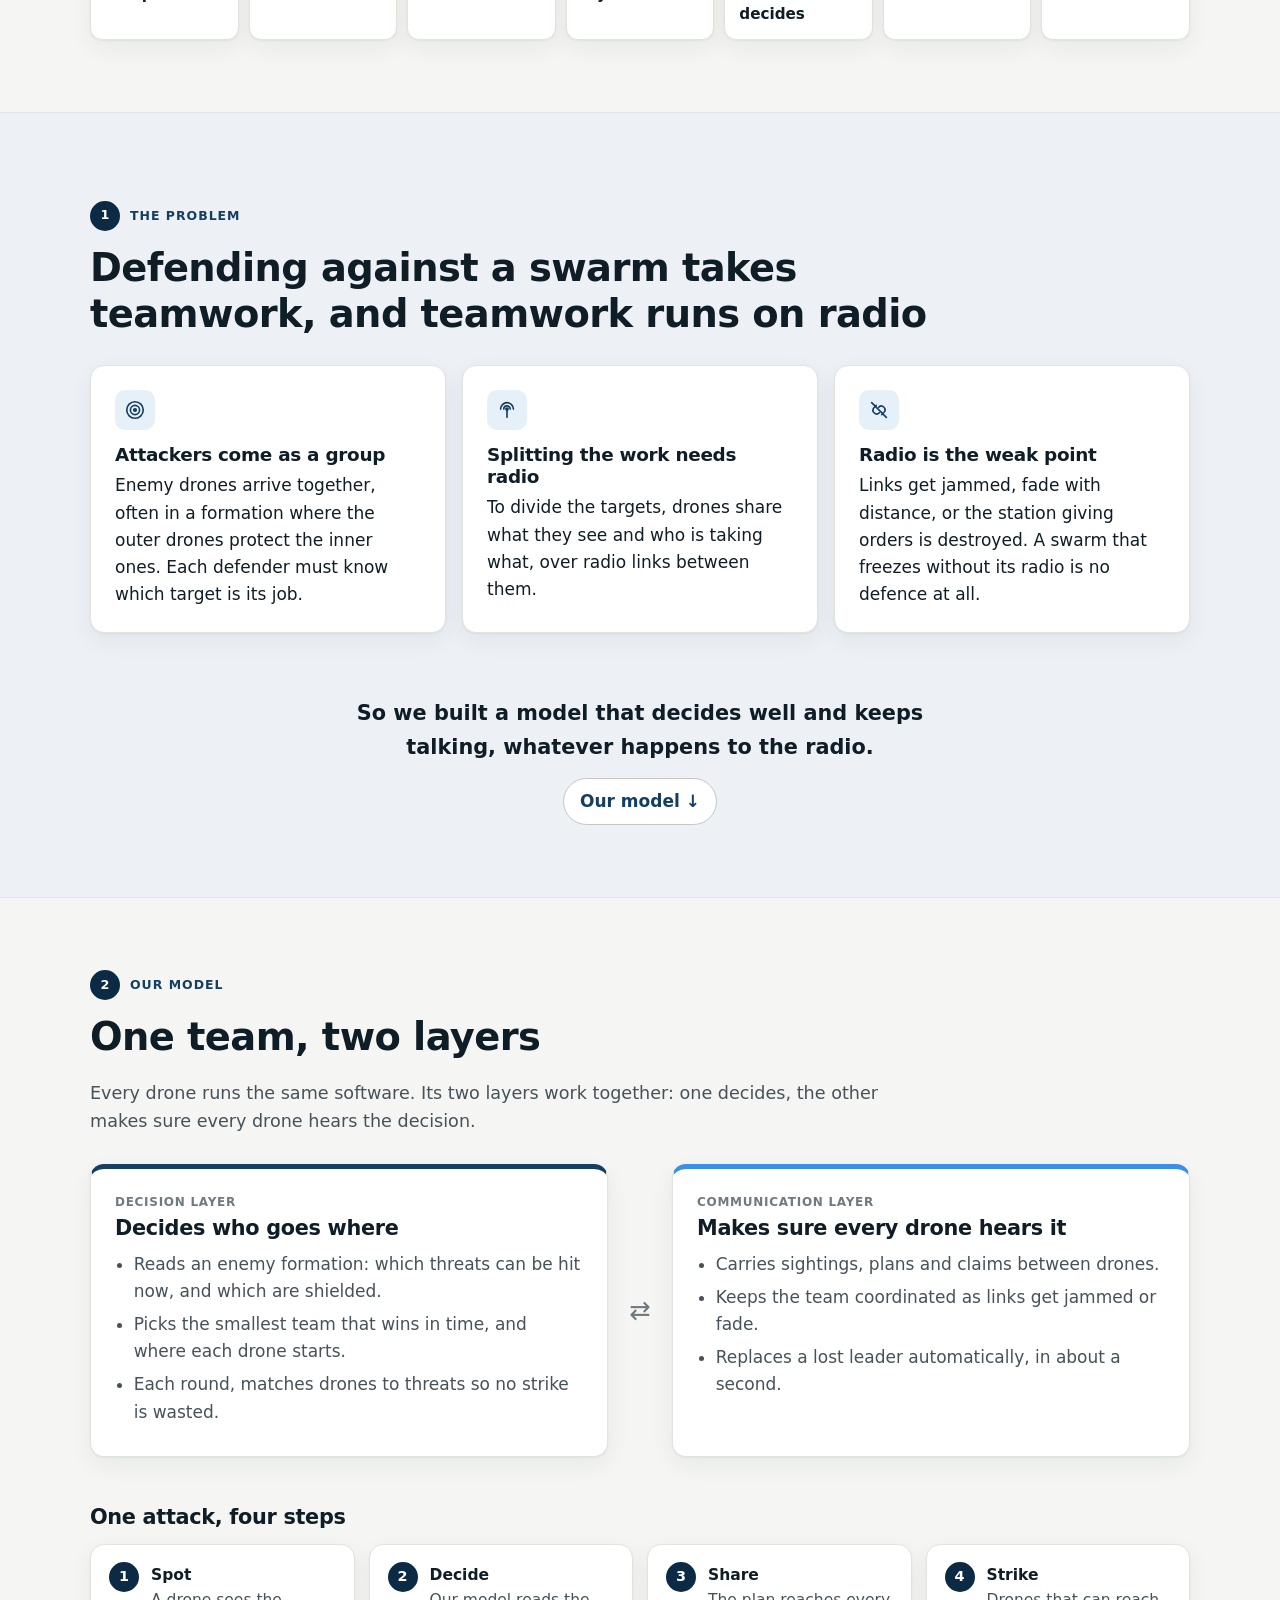
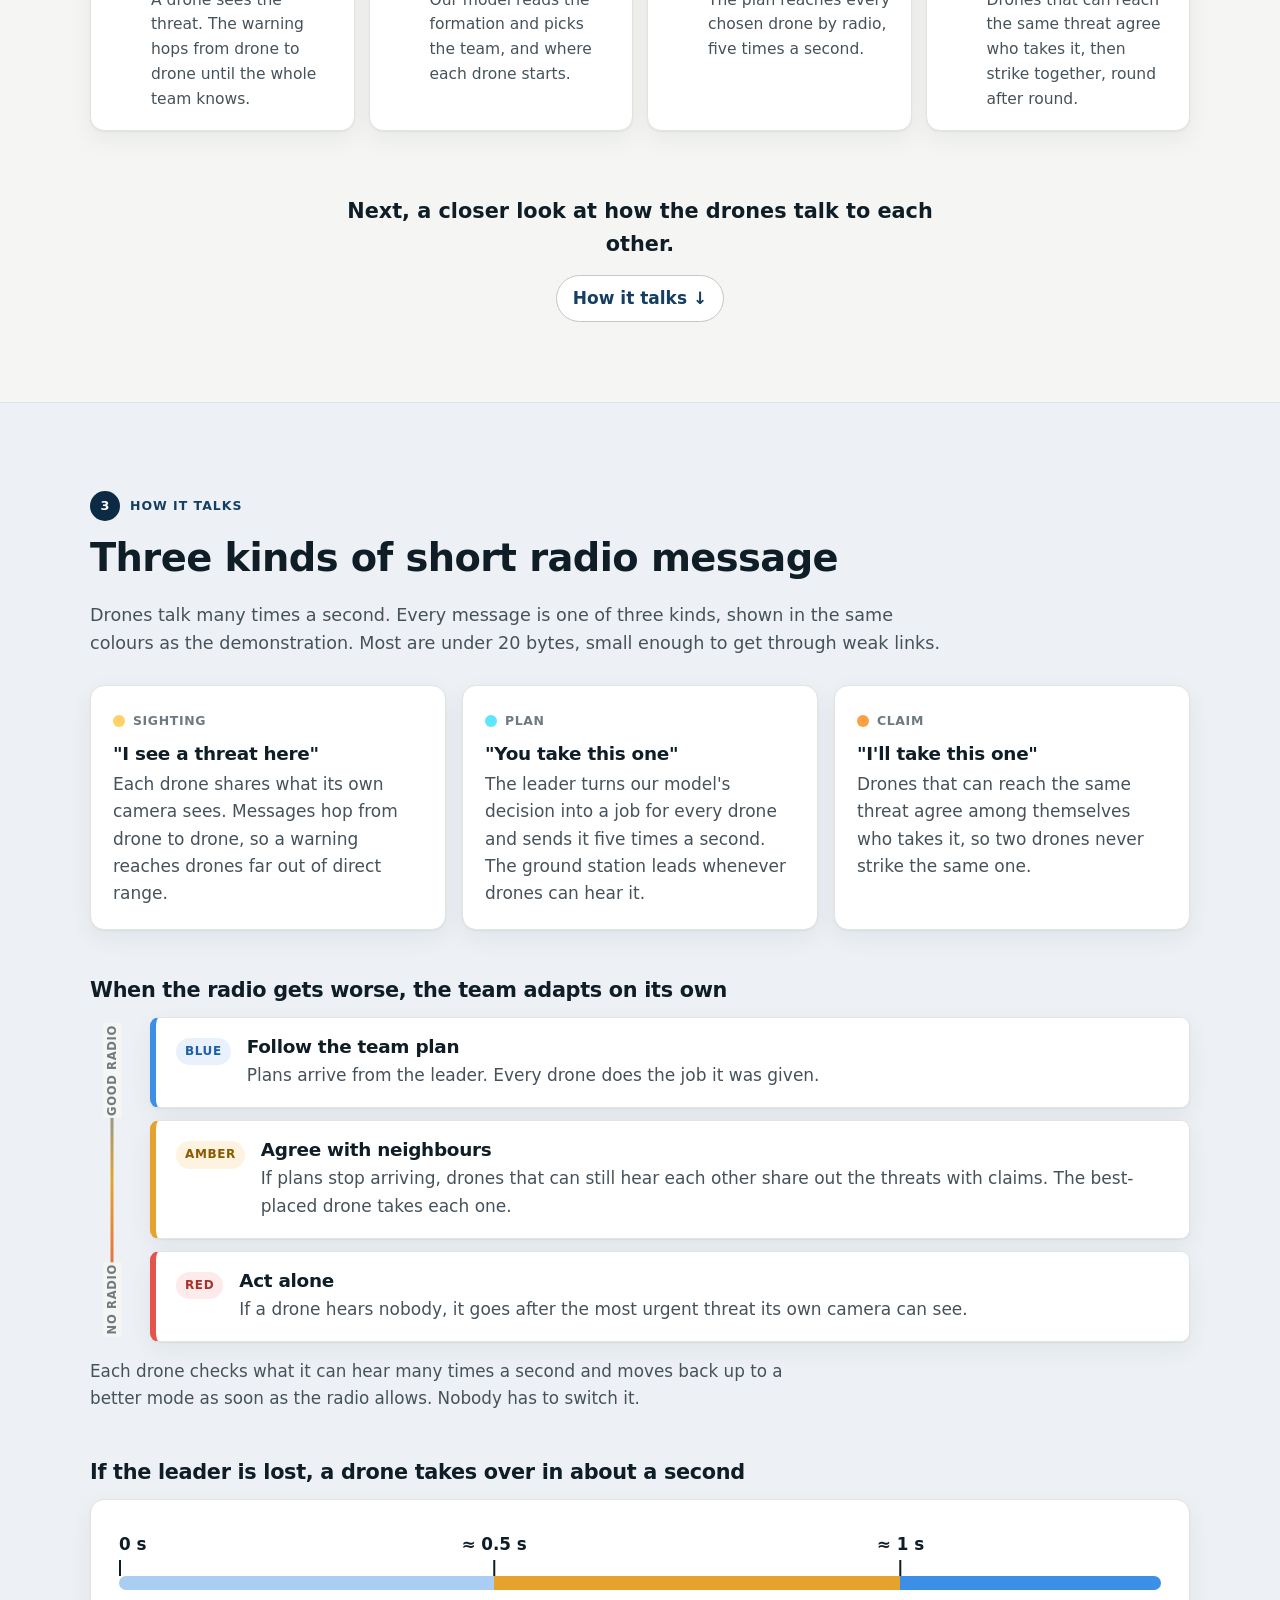
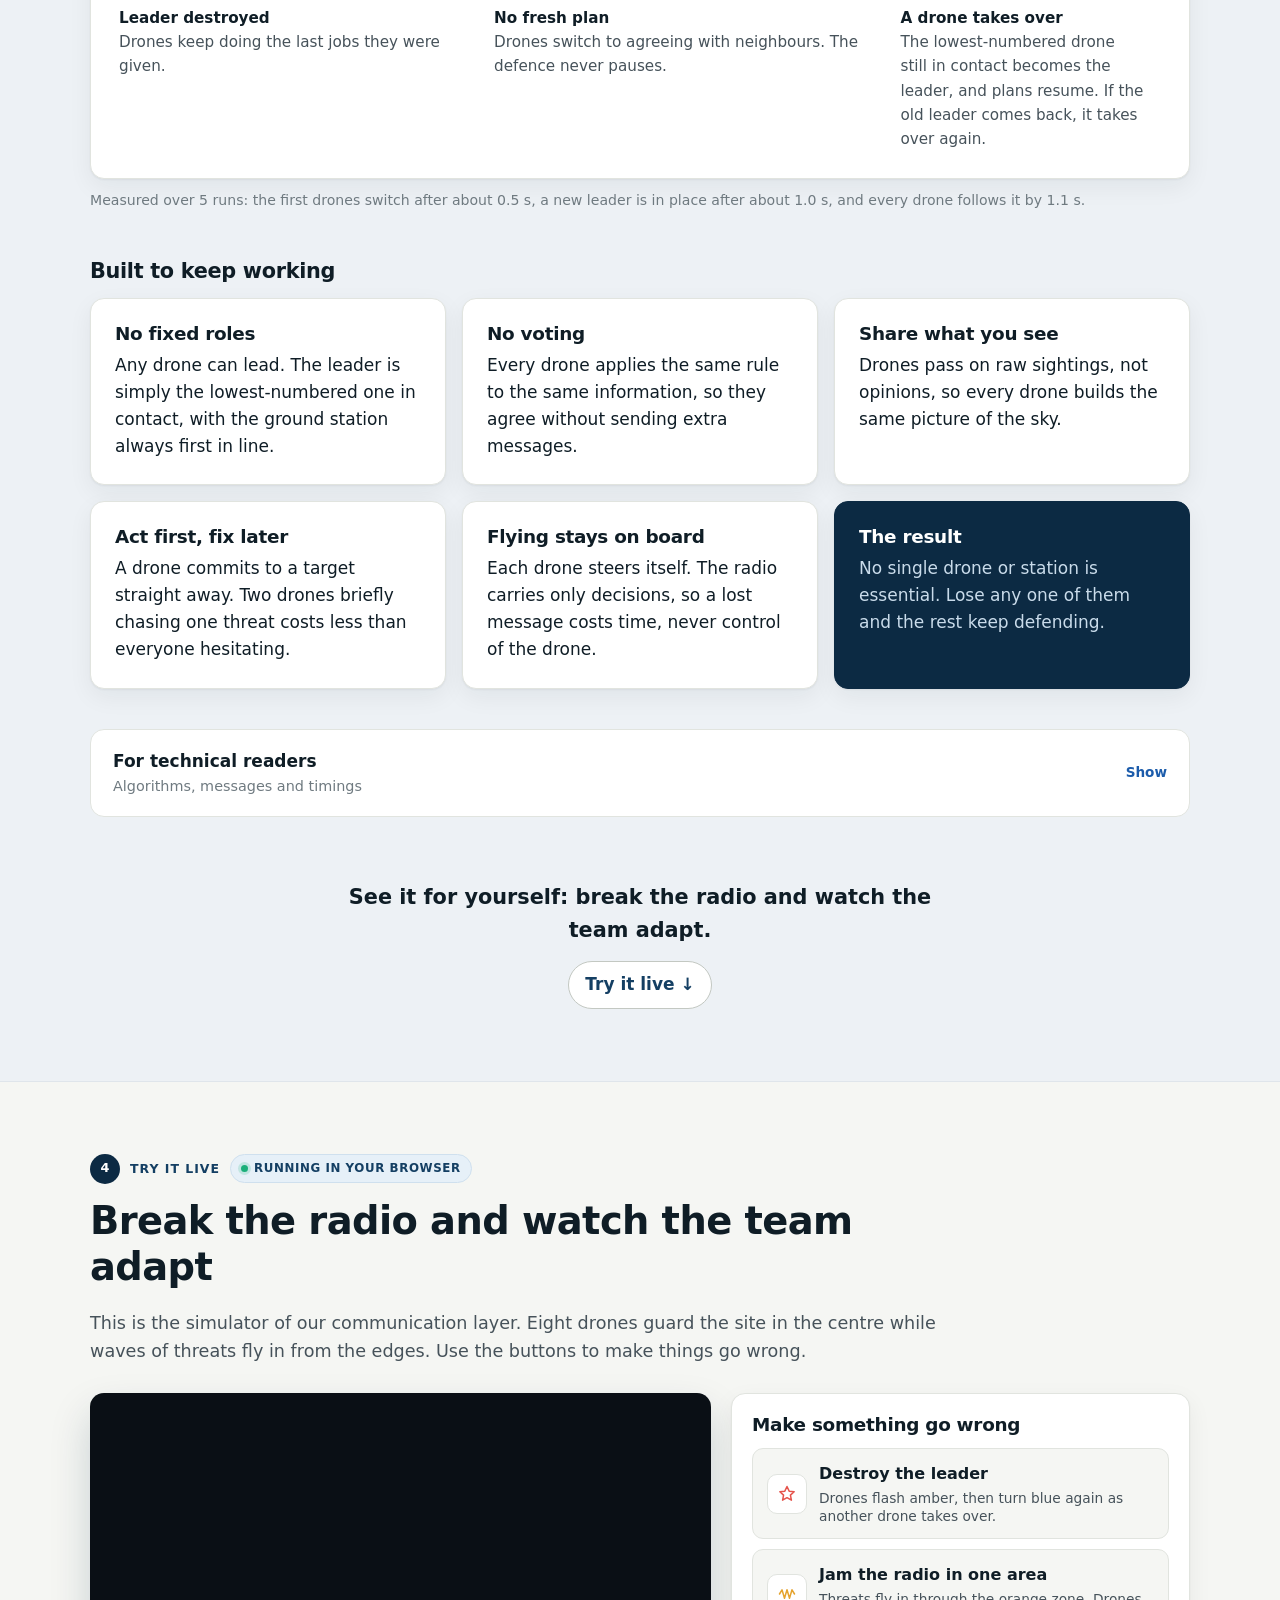
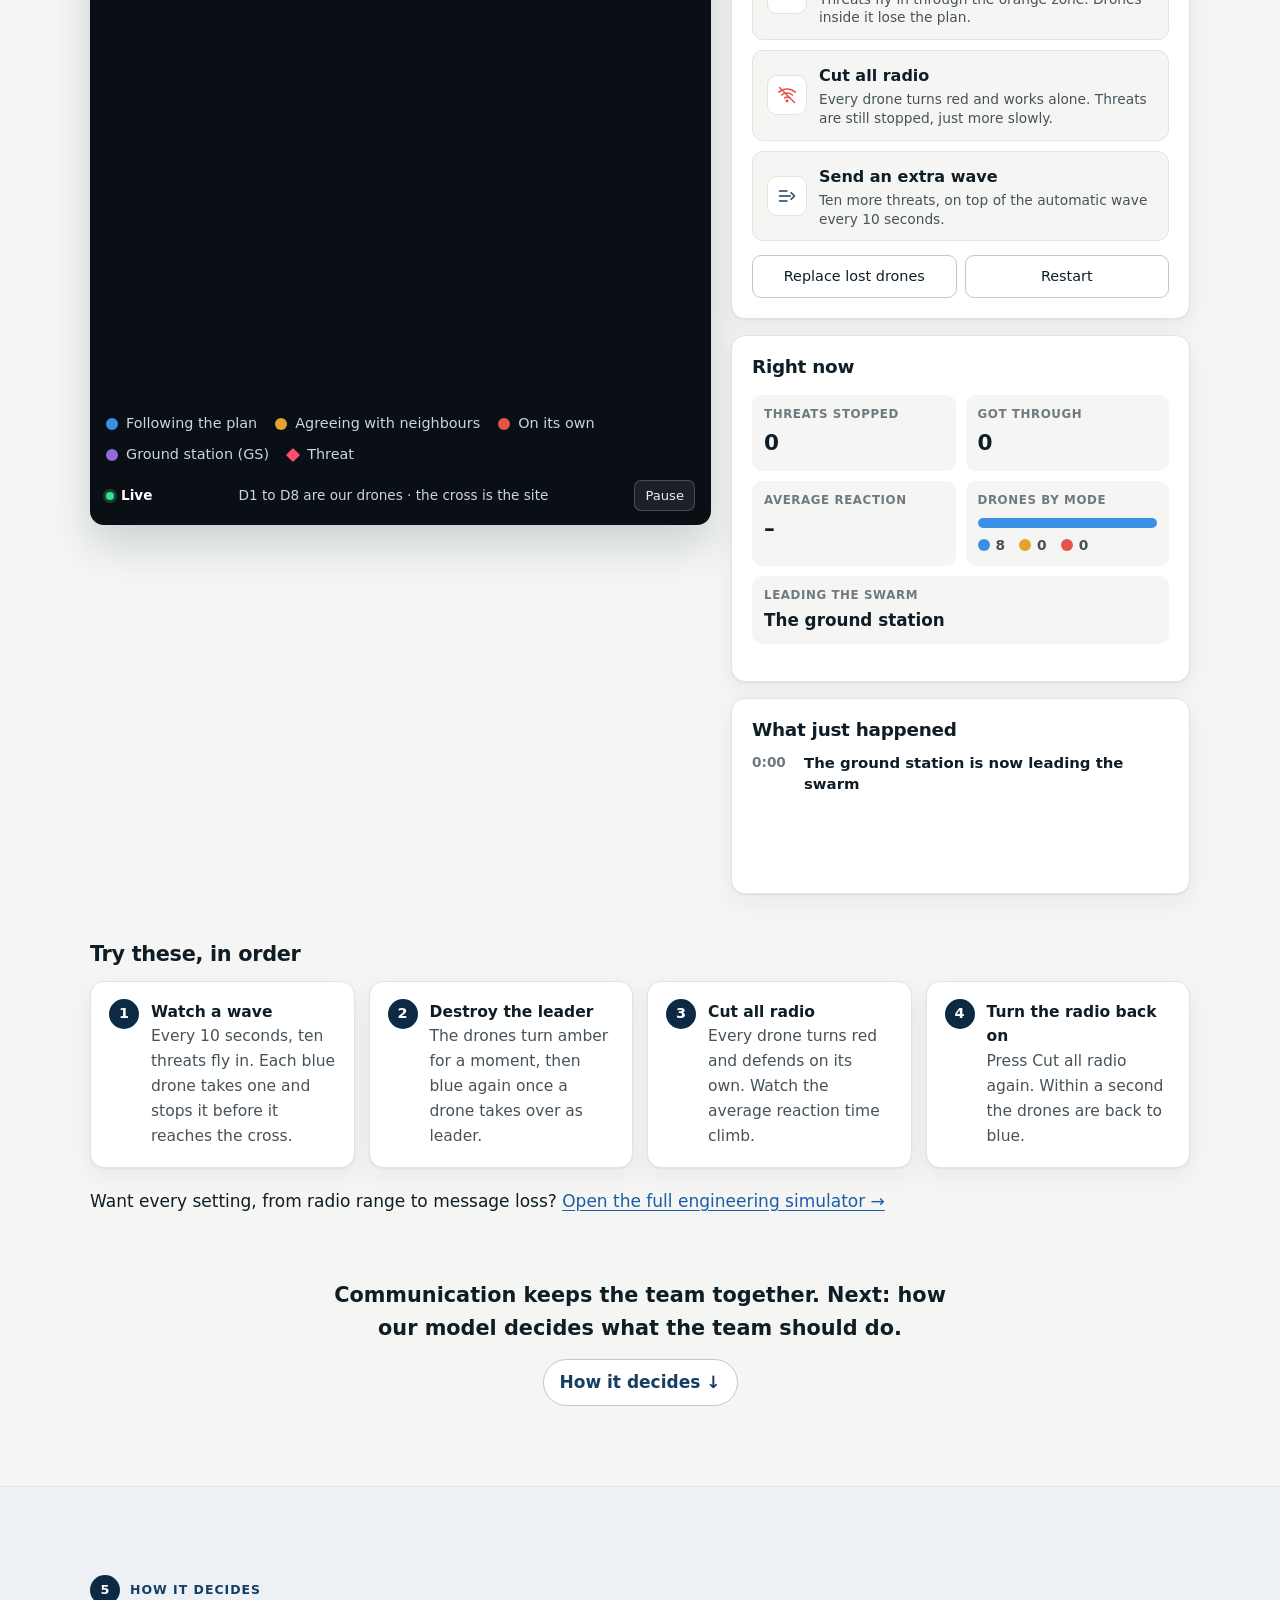
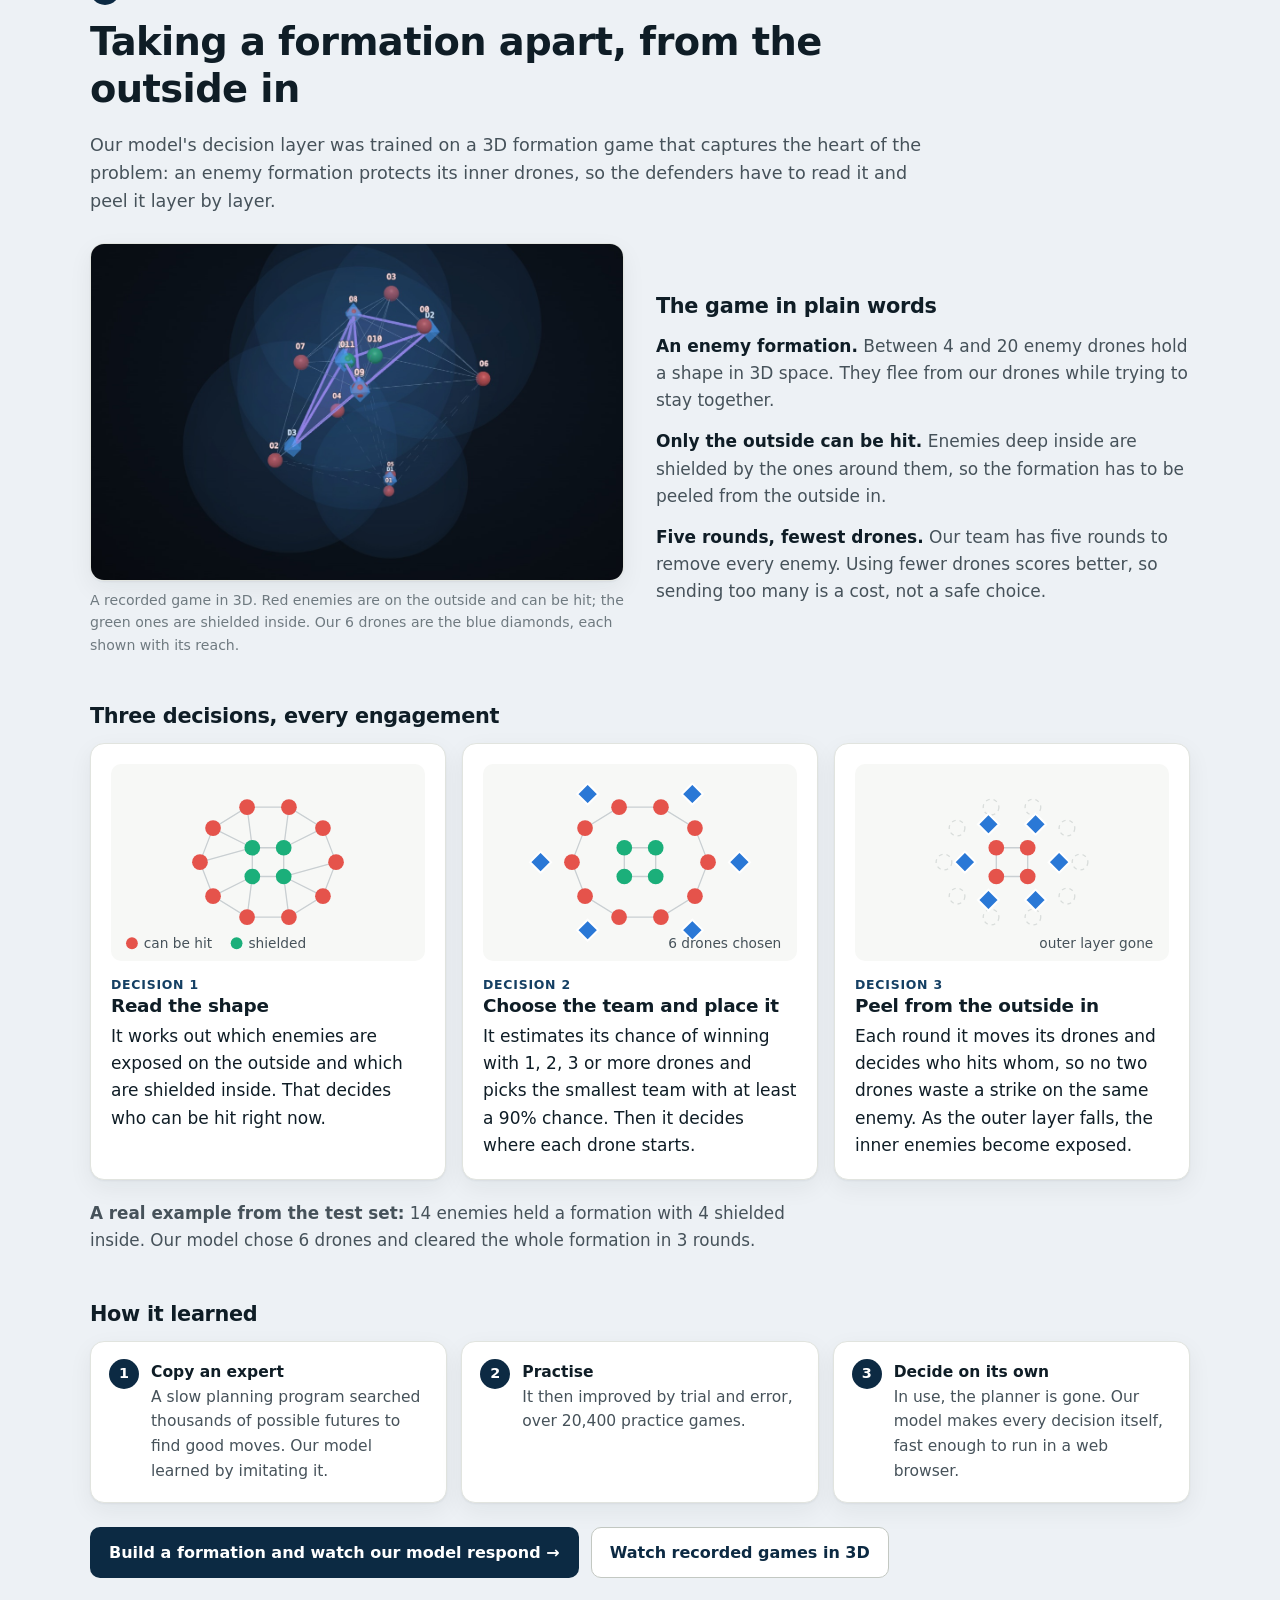
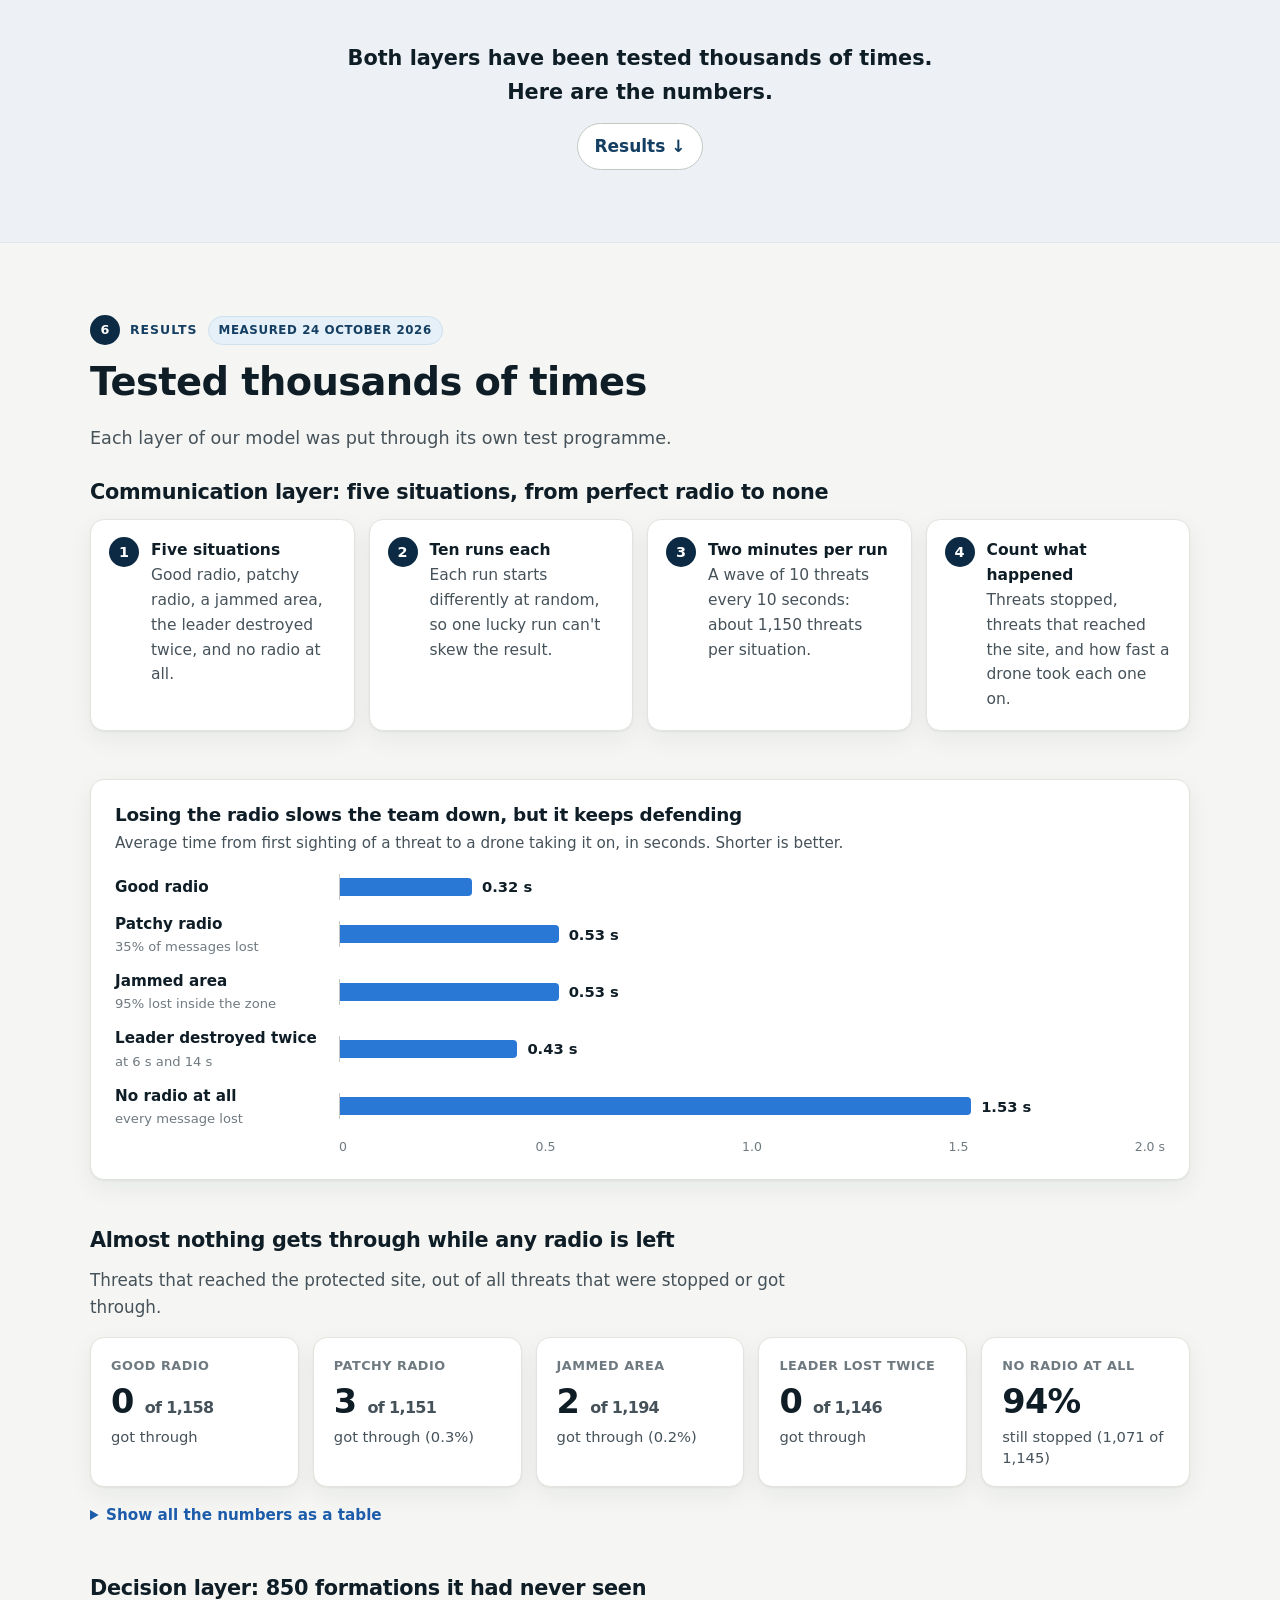
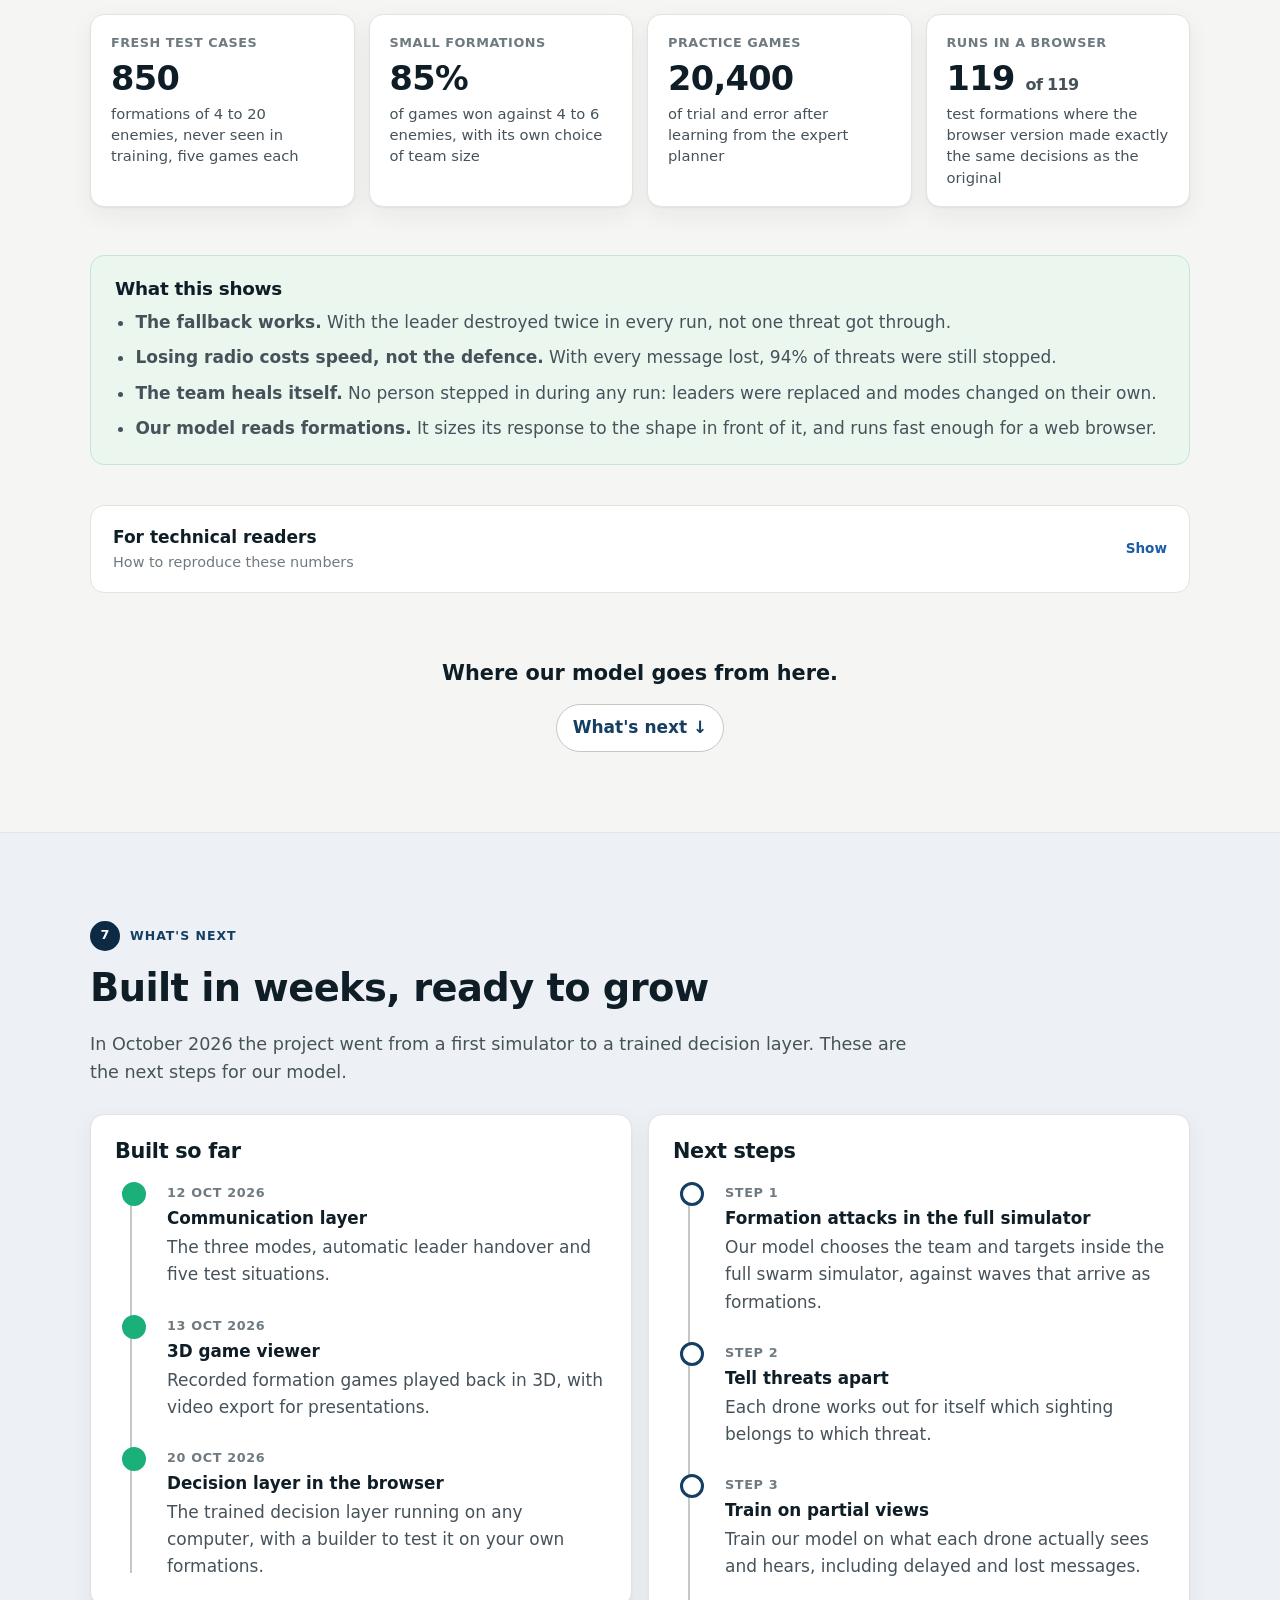
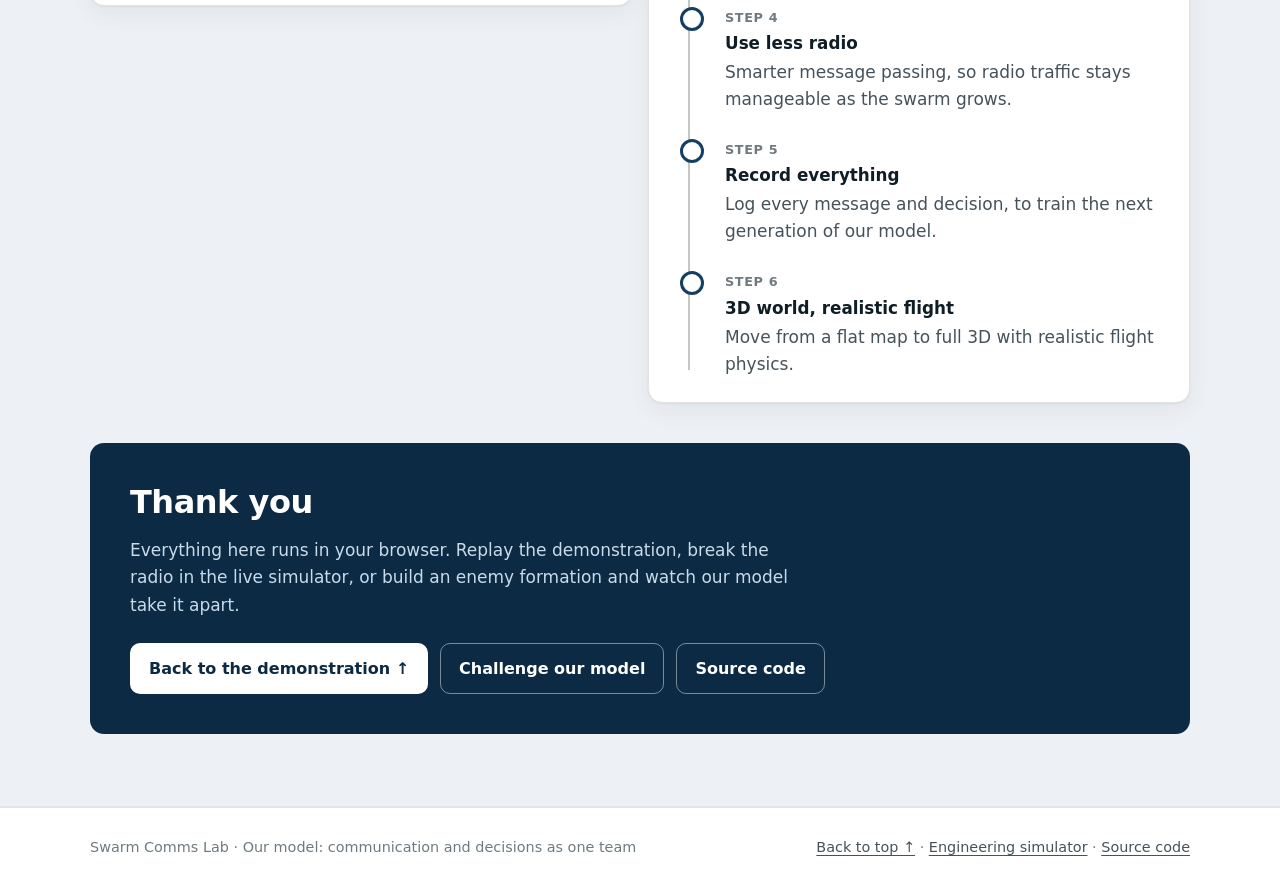
<file: investors/results.html>
<!doctype html>
<html lang="en">
<head>
<meta charset="utf-8">
<title>Moved to the Swarm Comms Lab presentation</title>
<meta name="robots" content="noindex">
<link rel="canonical" href="../presentation/#results">
<meta http-equiv="refresh" content="0; url=../presentation/#results">
<script>location.replace('../presentation/#results');</script>
</head>
<body>
<p>This page has moved to the <a href="../presentation/#results">Swarm Comms Lab presentation</a>.</p>
</body>
</html>
</file>
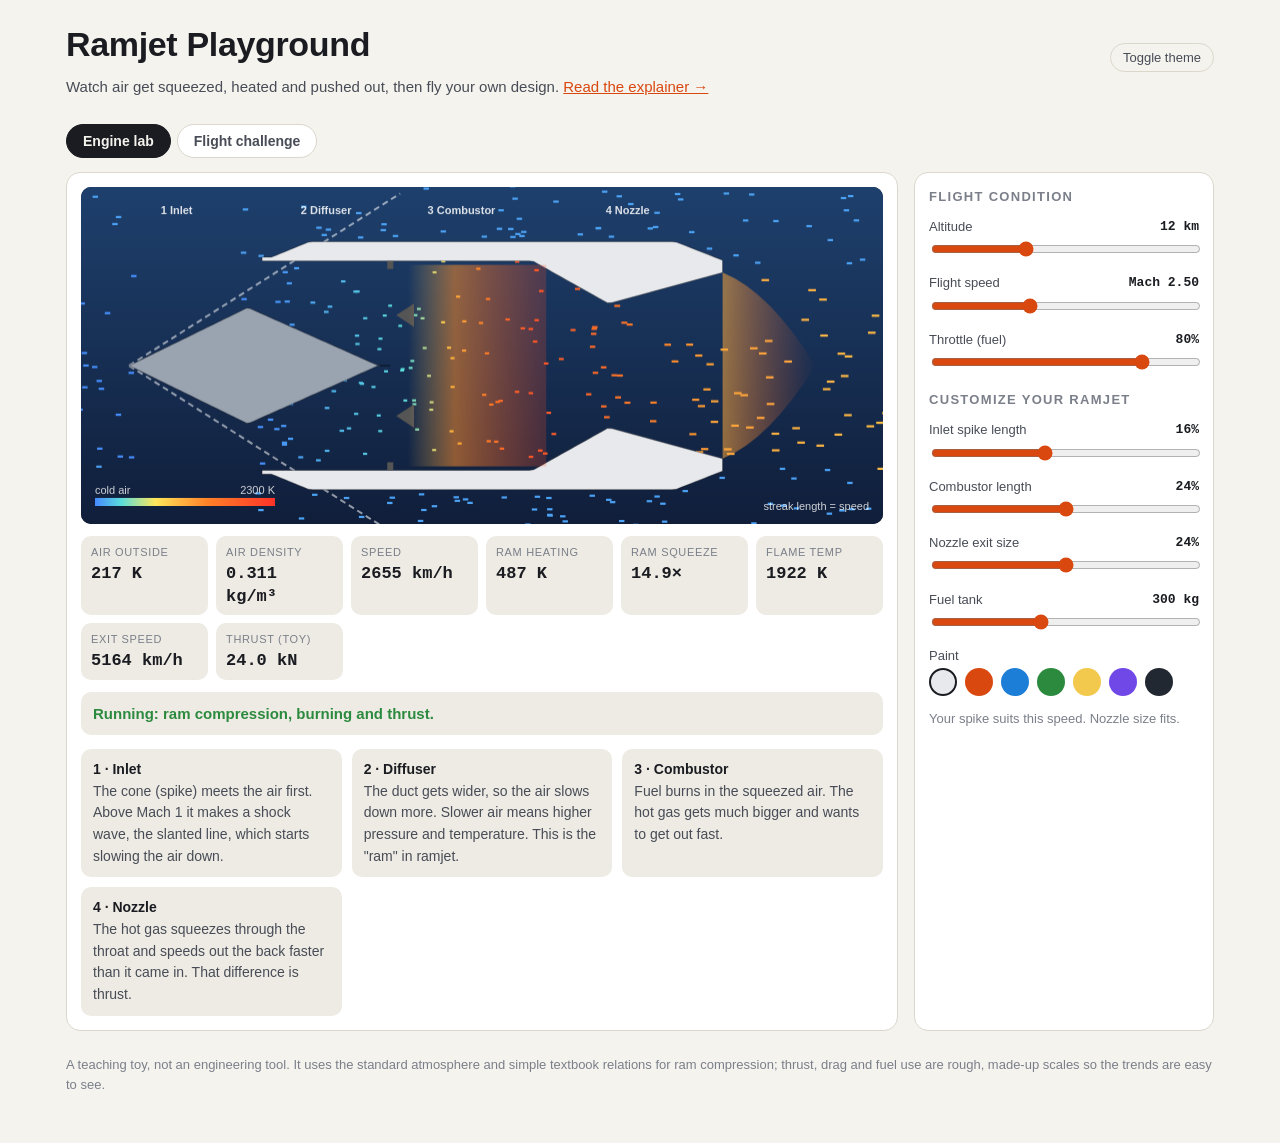
<file: ramjet-explainer/play.html>
<!doctype html>
<html lang="en">
<head>
<meta charset="utf-8">
<meta name="viewport" content="width=device-width,initial-scale=1">
<title>Ramjet Playground</title>
<style>
:root{
  --bg:#f5f3ee; --surface:#fff; --surface-2:#eeebe4; --ink:#1a1c21; --ink-2:#474c56; --ink-3:#7a7f89;
  --line:#dcd7cc; --accent:#d9480f; --cool:#1c7ed6; --good:#2b8a3e; --warn:#c92a2a;
  --sans:-apple-system,BlinkMacSystemFont,"Segoe UI",Inter,Roboto,Helvetica,Arial,sans-serif;
  --mono:ui-monospace,"SF Mono",Menlo,Consolas,monospace; color-scheme:light;
}
@media (prefers-color-scheme: dark){:root:not([data-theme="light"]){
  --bg:#111419; --surface:#181c23; --surface-2:#20252e; --ink:#eceef2; --ink-2:#b4bac5; --ink-3:#848b97;
  --line:#2c323d; --accent:#ff7a3d; --cool:#4dabf7; --good:#51cf66; --warn:#ff6b6b; color-scheme:dark;}}
:root[data-theme="dark"]{
  --bg:#111419; --surface:#181c23; --surface-2:#20252e; --ink:#eceef2; --ink-2:#b4bac5; --ink-3:#848b97;
  --line:#2c323d; --accent:#ff7a3d; --cool:#4dabf7; --good:#51cf66; --warn:#ff6b6b; color-scheme:dark;}
*{box-sizing:border-box}
body{margin:0;background:var(--bg);color:var(--ink);font:15px/1.55 var(--sans)}
.wrap{max-width:1180px;margin:0 auto;padding:0 16px 48px}
header{display:flex;justify-content:space-between;align-items:center;gap:12px;padding:18px 0;flex-wrap:wrap}
h1{font-size:clamp(24px,4vw,34px);margin:0;letter-spacing:-.01em}
.sub{color:var(--ink-2);margin:4px 0 0}
a{color:var(--accent)}
.tabs{display:flex;gap:6px;margin:8px 0 14px}
.tab{border:1px solid var(--line);background:var(--surface);color:var(--ink-2);padding:8px 16px;border-radius:999px;cursor:pointer;font:600 14px var(--sans)}
.tab.on{background:var(--ink);color:var(--bg);border-color:var(--ink)}
.grid{display:grid;grid-template-columns:minmax(0,1fr) 300px;gap:16px}
@media (max-width:880px){.grid{grid-template-columns:1fr}}
.card{background:var(--surface);border:1px solid var(--line);border-radius:14px;padding:14px}
canvas{display:block;width:100%;border-radius:10px;background:#0b1020;touch-action:none}
.ctl{margin:10px 0}
.ctl label{display:flex;justify-content:space-between;font-size:13px;color:var(--ink-2);margin-bottom:2px}
.ctl label b{color:var(--ink);font-family:var(--mono);font-weight:600}
input[type=range]{width:100%;accent-color:var(--accent)}
h3{font-size:13px;letter-spacing:.1em;text-transform:uppercase;color:var(--ink-3);margin:14px 0 6px}
h3:first-child{margin-top:0}
.stats{display:grid;grid-template-columns:repeat(auto-fit,minmax(120px,1fr));gap:8px;margin-top:12px}
.stat{background:var(--surface-2);border-radius:10px;padding:8px 10px}
.stat span{display:block;font-size:11px;color:var(--ink-3);text-transform:uppercase;letter-spacing:.06em}
.stat b{font:600 17px var(--mono)}
.status{margin-top:12px;padding:10px 12px;border-radius:10px;font-weight:600;background:var(--surface-2)}
.status.ok{color:var(--good)} .status.bad{color:var(--warn)} .status.meh{color:var(--accent)}
.swatches{display:flex;gap:8px;flex-wrap:wrap}
.sw{width:28px;height:28px;border-radius:50%;border:2px solid transparent;cursor:pointer}
.sw.on{border-color:var(--ink)}
.btn{border:0;background:var(--accent);color:#fff;font:600 15px var(--sans);padding:10px 16px;border-radius:10px;cursor:pointer;width:100%}
.btn.ghost{background:var(--surface-2);color:var(--ink)}
.row{display:flex;gap:8px}
.explain{display:grid;grid-template-columns:repeat(auto-fit,minmax(200px,1fr));gap:10px;margin-top:14px}
.explain div{background:var(--surface-2);border-radius:10px;padding:10px 12px;font-size:14px;color:var(--ink-2)}
.explain b{color:var(--ink);display:block}
.goals{list-style:none;padding:0;margin:0;font-size:14px}
.goals li{padding:4px 0;color:var(--ink-2)} .goals li.done{color:var(--good);font-weight:600}
.goals li::before{content:"○ "} .goals li.done::before{content:"● "}
.hint{font-size:13px;color:var(--ink-3)}
.pad{display:none;gap:8px;margin-top:10px}
.pad button{flex:1;padding:14px;font-size:18px}
@media (pointer:coarse){.pad{display:flex}}
.theme-btn{background:none;border:1px solid var(--line);color:var(--ink-2);border-radius:999px;padding:6px 12px;cursor:pointer;font:13px var(--sans)}
.hidden{display:none}
footer{margin-top:24px;color:var(--ink-3);font-size:13px}
</style>
</head>
<body>
<div class="wrap">
<header>
  <div>
    <h1>Ramjet Playground</h1>
    <p class="sub">Watch air get squeezed, heated and pushed out, then fly your own design. <a href="index.html">Read the explainer →</a></p>
  </div>
  <button class="theme-btn" id="themeBtn">Toggle theme</button>
</header>

<div class="tabs">
  <button class="tab on" data-tab="lab">Engine lab</button>
  <button class="tab" data-tab="fly">Flight challenge</button>
</div>

<div class="grid">
  <div>
    <!-- LAB -->
    <section id="lab" class="card">
      <canvas id="labCv" height="380"></canvas>
      <div class="stats" id="labStats"></div>
      <div class="status" id="labStatus"></div>
      <div class="explain">
        <div><b>1 · Inlet</b>The cone (spike) meets the air first. Above Mach 1 it makes a shock wave, the slanted line, which starts slowing the air down.</div>
        <div><b>2 · Diffuser</b>The duct gets wider, so the air slows down more. Slower air means higher pressure and temperature. This is the "ram" in ramjet.</div>
        <div><b>3 · Combustor</b>Fuel burns in the squeezed air. The hot gas gets much bigger and wants to get out fast.</div>
        <div><b>4 · Nozzle</b>The hot gas squeezes through the throat and speeds out the back faster than it came in. That difference is thrust.</div>
      </div>
    </section>

    <!-- FLY -->
    <section id="fly" class="card hidden">
      <canvas id="flyCv" height="420"></canvas>
      <div class="pad">
        <button class="btn ghost" id="padUp">▲ Climb</button>
        <button class="btn ghost" id="padDn">▼ Dive</button>
      </div>
      <div class="stats" id="flyStats"></div>
      <div class="status" id="flyStatus">Pick a release height and speed, then press Launch.</div>
      <p class="hint">Controls: <b>↑ / ↓</b> or <b>W / S</b> to climb or dive · <b>A / D</b> or the slider for throttle · Space to launch. A carrier aircraft lets go of your ramjet at the height you choose. Fly as far as you can before the fuel runs out, then glide down.</p>
    </section>
  </div>

  <aside class="card">
    <div id="labCtl">
      <h3>Flight condition</h3>
      <div class="ctl"><label>Altitude <b id="altV"></b></label><input id="alt" type="range" min="0" max="35" step="0.5" value="12"></div>
      <div class="ctl"><label>Flight speed <b id="machV"></b></label><input id="mach" type="range" min="0" max="7" step="0.05" value="2.5"></div>
    </div>
    <div id="flyCtl" class="hidden">
      <h3>Release from carrier</h3>
      <div class="ctl"><label>Release altitude <b id="relAltV"></b></label><input id="relAlt" type="range" min="1" max="25" step="0.5" value="10"></div>
      <div class="ctl"><label>Release speed <b id="relMachV"></b></label><input id="relMach" type="range" min="0.6" max="3" step="0.1" value="1.8"></div>
      <div class="row"><button class="btn" id="launch">Launch</button><button class="btn ghost" id="reset">Reset</button></div>
      <h3>Goals</h3>
      <ul class="goals" id="goals"></ul>
      <p class="hint">Best distance: <b id="best">0</b> km</p>
    </div>

    <div class="ctl"><label>Throttle (fuel) <b id="thrV"></b></label><input id="thr" type="range" min="0" max="100" value="80"></div>

    <h3>Customize your ramjet</h3>
    <div class="ctl"><label>Inlet spike length <b id="spikeV"></b></label><input id="spike" type="range" min="0.06" max="0.3" step="0.01" value="0.16"></div>
    <div class="ctl"><label>Combustor length <b id="combV"></b></label><input id="comb" type="range" min="0.14" max="0.34" step="0.01" value="0.24"></div>
    <div class="ctl"><label>Nozzle exit size <b id="nozV"></b></label><input id="noz" type="range" min="0.17" max="0.31" step="0.01" value="0.24"></div>
    <div class="ctl"><label>Fuel tank <b id="fuelV"></b></label><input id="fuel" type="range" min="100" max="600" step="10" value="300"></div>
    <div class="ctl"><label>Paint</label><div class="swatches" id="paint"></div></div>
    <p class="hint" id="tip"></p>
  </aside>
</div>

<footer>A teaching toy, not an engineering tool. It uses the standard atmosphere and simple textbook relations for ram compression; thrust, drag and fuel use are rough, made-up scales so the trends are easy to see.</footer>
</div>

<script>
// ---------- theme ----------
const root=document.documentElement;
document.getElementById('themeBtn').onclick=()=>{
  const dark=root.dataset.theme?root.dataset.theme==='dark':matchMedia('(prefers-color-scheme: dark)').matches;
  root.dataset.theme=dark?'light':'dark';
};

// ---------- shared design state ----------
const $=id=>document.getElementById(id);
const PAINTS=['#e8e9ec','#d9480f','#1c7ed6','#2b8a3e','#f2c94c','#7048e8','#222831'];
const D={spike:.16,comb:.24,noz:.24,fuel:300,thr:.8,paint:PAINTS[0]};
const pw=$('paint');
PAINTS.forEach((c,i)=>{const s=document.createElement('div');s.className='sw'+(i?'':' on');s.style.background=c;
  s.onclick=()=>{D.paint=c;[...pw.children].forEach(x=>x.classList.remove('on'));s.classList.add('on');};pw.appendChild(s);});

// ---------- atmosphere (standard atmosphere, 0-47 km) ----------
function atmo(h){ // h metres
  let T,p;
  if(h<11000){T=288.15-0.0065*h;p=101325*Math.pow(T/288.15,5.2559);}
  else if(h<20000){T=216.65;p=22632*Math.exp(-(h-11000)/6341.6);}
  else {T=216.65+0.001*(h-20000);p=5474.9*Math.pow(T/216.65,-34.163);}
  const rho=p/(287*T),a=Math.sqrt(1.4*287*T);
  return {T,p,rho,a};
}

// ---------- toy engine model ----------
// Ram relations are standard; the efficiencies and scales are illustrative.
function engine(h,M,thr){
  const A=atmo(h),V=M*A.a;
  const tr=1+0.2*M*M, T0=A.T*tr, p0=A.p*Math.pow(tr,3.5);
  // inlet: general recovery falls with Mach; spike length should suit the speed
  let rec=M<=1?1:1-0.075*Math.pow(M-1,1.35); rec=Math.max(rec,0.15);
  const spikeOpt=0.07+0.035*Math.min(M,6);
  const spikeFit=Math.exp(-Math.pow((D.spike-spikeOpt)/0.09,2));
  rec*=0.6+0.4*spikeFit;
  const pc=p0*rec;
  const combEff=0.7+0.3*(1-Math.exp(-(D.comb-0.1)*12));
  let lit=true,why='Running: ram compression, burning and thrust.',cls='ok';
  if(thr<0.02){lit=false;why='Fuel off. Air just flows through.';cls='meh';}
  else if(M<0.5){lit=false;why='Too slow. A ramjet has no compressor, so it needs speed to squeeze the air. That is why it gets carried or boosted first.';cls='bad';}
  else if(pc<15000){lit=false;why='Flameout: the air is too thin here for a stable flame. Fly lower or faster.';cls='bad';}
  const hot=T0>1650;
  if(hot&&lit){why='Too hot! The air is so hot from ram heating alone that adding fuel barely helps, and the metal is in trouble. This is where scramjets take over.';cls='bad';}
  const Tb=lit?Math.min(T0+thr*1900*combEff,2400):T0;
  // nozzle fit: faster flight wants a bigger exit
  const nozOpt=0.18+0.022*Math.min(M,6);
  const nozFit=Math.exp(-Math.pow((D.noz-nozOpt)/0.07,2));
  const nozEff=0.75+0.25*nozFit;
  const Ve=V*Math.sqrt(Tb/T0)*(lit?nozEff*(0.85+0.15*rec):0.97);
  const Acap=0.15, mdot=A.rho*V*Acap;
  const thrust=mdot*(Ve-V);
  const fuelFlow=lit?mdot*0.03*thr:0;
  if(lit&&!hot&&thrust<0){why='Running, but the exit gas is not faster than the air coming in, so there is no net push. Try a better spike or nozzle for this speed.';cls='meh';}
  return {A,V,T0,p0,pc,rec,Tb,Ve,mdot,thrust,lit,why,cls,hot,fuelFlow,spikeFit,nozFit,spikeOpt,nozOpt};
}

// ---------- geometry (normalised: x 0..1 along the engine, r = radius) ----------
const R_OUT=0.32,R_WALL=0.27;
function geo(){
  const Ls=D.spike, lip=Math.min(0.08+Ls*0.9,0.34), cs=0.44, ce=Math.min(cs+D.comb,0.8), throat=ce+(1-ce)*0.4;
  return {Ls,lip,cs,ce,throat};
}
function spikeR(x,g){ if(x<0)return 0; if(x<g.Ls+0.04) return 0.15*Math.min(1,x/(g.Ls+0.04)); const e=g.cs-0.02; return x<e?0.15*(1-(x-g.Ls-0.04)/(e-g.Ls-0.04)):0;}
function wallR(x,g){ if(x<g.throat&&x<g.ce) return R_WALL; if(x<g.throat) return R_WALL+(0.16-R_WALL)*(x-g.ce)/(g.throat-g.ce); return 0.16+(D.noz-0.16)*(x-g.throat)/(1-g.throat);}
function outerR(x,g){ if(x<g.lip) return 0; if(x<g.lip+0.08) return R_WALL+(R_OUT-R_WALL)*(x-g.lip)/0.08; if(x>0.92) return Math.max(R_OUT-(x-0.92)*0.6,D.noz+0.02); return R_OUT;}

function tempColor(t){ // t in K -> colour
  const stops=[[200,[70,140,255]],[500,[90,220,220]],[900,[255,230,90]],[1500,[255,130,40]],[2300,[255,50,40]]];
  if(t<=stops[0][0])return `rgb(${stops[0][1]})`;
  for(let i=1;i<stops.length;i++){if(t<=stops[i][0]){const [a,ca]=stops[i-1],[b,cb]=stops[i],f=(t-a)/(b-a);
    return `rgb(${ca.map((v,k)=>Math.round(v+(cb[k]-v)*f))})`;}}
  return `rgb(${stops[4][1]})`;
}

// ---------- LAB view ----------
const labCv=$('labCv'),lc=labCv.getContext('2d');
let parts=[];
function initParts(){parts=[];for(let i=0;i<420;i++)parts.push(newPart(Math.random()*1.3-0.15));}
function newPart(x){const y=(Math.random()*2-1)*0.52;return {x,y,lane:Math.random(),inside:Math.abs(y)<R_WALL-0.01};}
initParts();

function flowAt(x,p,e,g){ // returns {v,T} at station x for in-duct particle
  const vF=e.V, TF=e.A.T, T0=e.T0, vSlow=Math.max(vF*0.3,40);
  if(x<g.lip) return {v:vF,T:TF};
  if(x<g.cs){const f=(x-g.lip)/(g.cs-g.lip);return {v:vF+(vSlow-vF)*f,T:TF+(T0-TF)*f};}
  if(x<g.ce){const f=(x-g.cs)/(g.ce-g.cs),s=f*f*(3-2*f);return {v:vSlow*(1+s*(Math.sqrt(e.Tb/T0)-1)),T:T0+(e.Tb-T0)*s};}
  const f=(x-g.ce)/(1-g.ce),vc=vSlow*Math.sqrt(e.Tb/T0);
  if(x<=1) return {v:vc+(Math.max(e.Ve,vc)-vc)*f,T:e.Tb-(e.Tb-e.Tb*0.65)*f};
  return {v:Math.max(e.Ve,vF*0.5),T:e.Tb*0.65-(x-1)*400};
}

function drawLab(dt){
  const W=labCv.width,H=labCv.height,e=engine(+$('alt').value*1000,+$('mach').value,D.thr),g=geo();
  const S=W*0.74, SY=Math.min(S,H*1.15), cx=W*0.06, cy=H/2+H*0.03; // px per unit (x and radius)
  const X=x=>cx+x*S, Y=r=>cy-r*SY;
  // sky gets darker with altitude
  const alt=+$('alt').value, k=Math.min(alt/35,1);
  const grd=lc.createLinearGradient(0,0,0,H);
  grd.addColorStop(0,`rgb(${40-30*k},${90-75*k},${150-120*k})`);grd.addColorStop(1,`rgb(${20-12*k},${40-30*k},${80-65*k})`);
  lc.fillStyle=grd;lc.fillRect(0,0,W,H);

  const M=+$('mach').value;
  // shock from spike tip when supersonic
  if(M>1){const mu=Math.asin(1/M)*1.25+0.05,len=W;
    lc.strokeStyle='rgba(255,255,255,.55)';lc.lineWidth=2;lc.setLineDash([6,4]);
    for(const s of[1,-1]){lc.beginPath();lc.moveTo(X(0),cy);lc.lineTo(X(0)+Math.cos(mu)*len*0.4,cy-s*Math.sin(mu)*len*0.4);lc.stroke();}
    lc.setLineDash([]);
  }

  // particles
  const sc=0.00055/Math.max(e.V,1)*Math.max(e.V,60); // base step
  for(const p of parts){
    const fl=p.inside?flowAt(p.x,p,e,g):{v:e.V,T:e.A.T*(1+0.2*M*M*0.25)};
    const vis=0.0018+0.006*Math.min(fl.v/2500,1)+ (M<0.05?0:0.0006);
    p.x+=vis*dt*60*(M<0.02?0.15:1);
    let r;
    const sgn=p.y<0?-1:1;
    if(p.inside){
      if(p.x<0) r=Math.abs(p.y);
      else if(p.x<g.lip){const sr=spikeR(p.x,g);const f=Math.min(1,p.x/g.lip);const tgt=sr+p.lane*(R_WALL-sr);r=Math.abs(p.y)+(tgt-Math.abs(p.y))*f;}
      else if(p.x<=1){const sr=spikeR(p.x,g),wr=wallR(p.x,g);r=sr+p.lane*(wr-sr);}
      else {r=(p.lane*D.noz)*(1+(p.x-1)*0.6);}
    } else {
      const o=outerR(Math.min(Math.max(p.x,0),1),g); r=Math.max(Math.abs(p.y),p.x>-0.02&&p.x<1.02?o+0.012+(Math.abs(p.y)-R_WALL)*0.3:0);
    }
    lc.fillStyle=tempColor(fl.T);
    const len=Math.max(2,vis*S*2.2);
    lc.fillRect(X(p.x)-len,Y(sgn*r)-1,len,2.2);
    if(p.x>1.35){Object.assign(p,newPart(-0.15-Math.random()*0.05));}
  }

  // engine body: wall (upper & lower)
  for(const s of[1,-1]){
    lc.beginPath();
    for(let i=0;i<=100;i++){const x=g.lip+(1-g.lip)*i/100;lc.lineTo(X(x),Y(s*wallR(x,g)));}
    for(let i=100;i>=0;i--){const x=g.lip+(1-g.lip)*i/100;lc.lineTo(X(x),Y(s*Math.max(outerR(x,g),wallR(x,g)+0.01)));}
    lc.closePath();lc.fillStyle=D.paint;lc.fill();lc.strokeStyle='rgba(0,0,0,.35)';lc.lineWidth=1;lc.stroke();
  }
  // spike
  lc.beginPath();lc.moveTo(X(0),cy);
  for(let i=0;i<=80;i++){const x=g.cs*i/80;lc.lineTo(X(x),Y(spikeR(x,g)));}
  for(let i=80;i>=0;i--){const x=g.cs*i/80;lc.lineTo(X(x),Y(-spikeR(x,g)));}
  lc.closePath();lc.fillStyle='#9aa3b0';lc.fill();lc.stroke();
  // fuel injectors + flame holders
  lc.fillStyle='#555';
  for(const s of[1,-1]){lc.fillRect(X(g.cs)-3,Y(s*R_WALL)-(s>0?0:8),6,8);
    lc.beginPath();lc.moveTo(X(g.cs+0.01),Y(s*0.13));lc.lineTo(X(g.cs+0.04),Y(s*0.10));lc.lineTo(X(g.cs+0.04),Y(s*0.16));lc.fill();}
  // flame glow
  if(e.lit){const fx=X(g.cs+0.03),fl=(g.ce-g.cs)*S;
    const gg=lc.createLinearGradient(fx,0,fx+fl*1.1,0);gg.addColorStop(0,'rgba(255,200,80,0)');gg.addColorStop(.3,`rgba(255,140,40,${.25+.35*D.thr})`);gg.addColorStop(1,'rgba(255,60,30,.15)');
    lc.fillStyle=gg;lc.fillRect(fx,Y(R_WALL-0.01),fl*0.97,(R_WALL-0.01)*2*SY);
    // exhaust plume
    const ex=X(1),pl=Math.min(Math.max(e.thrust,0)/40000,1)*W*0.14+W*0.04*D.thr;
    const pg=lc.createLinearGradient(ex,0,ex+pl,0);pg.addColorStop(0,'rgba(255,170,60,.55)');pg.addColorStop(1,'rgba(255,90,40,0)');
    lc.fillStyle=pg;lc.beginPath();lc.moveTo(ex,Y(D.noz));lc.quadraticCurveTo(ex+pl*0.5,Y(D.noz*0.8),ex+pl,Y(0));lc.quadraticCurveTo(ex+pl*0.5,Y(-D.noz*0.8),ex,Y(-D.noz));lc.lineTo(ex,Y(-D.noz));lc.fill();
  }
  // labels
  lc.font=`600 ${Math.max(11,W/80)}px ${getComputedStyle(document.body).fontFamily}`;lc.fillStyle='rgba(255,255,255,.85)';lc.textAlign='center';
  const lab=[[g.Ls*0.5,'1 Inlet'],[(g.lip+g.cs)/2,'2 Diffuser'],[(g.cs+g.ce)/2,'3 Combustor'],[(g.ce+1)/2,'4 Nozzle']];
  lab.forEach(([x,t])=>lc.fillText(t,X(x),Y(R_OUT+0.07)));
  // colour key
  const kx=14,ky=H-26,kw=Math.min(180,W*0.3);
  for(let i=0;i<kw;i++){lc.fillStyle=tempColor(200+2100*i/kw);lc.fillRect(kx+i,ky,1,8);}
  lc.fillStyle='rgba(255,255,255,.8)';lc.textAlign='left';lc.font=`${11*DPR}px ${getComputedStyle(document.body).fontFamily}`;
  lc.fillText('cold air',kx,ky-4);lc.textAlign='right';lc.fillText('2300 K',kx+kw,ky-4);
  lc.textAlign='right';lc.fillText('streak length = speed',W-14,H-14);

  // stats
  $('labStats').innerHTML=[
    ['Air outside',`${e.A.T.toFixed(0)} K`],['Air density',`${e.A.rho.toFixed(3)} kg/m³`],
    ['Speed',`${(e.V*3.6).toFixed(0)} km/h`],['Ram heating',`${e.T0.toFixed(0)} K`],
    ['Ram squeeze',`${(e.pc/e.A.p).toFixed(1)}×`],['Flame temp',`${e.Tb.toFixed(0)} K`],
    ['Exit speed',`${(e.Ve*3.6).toFixed(0)} km/h`],['Thrust (toy)',`${(e.thrust/1000).toFixed(1)} kN`]
  ].map(([a,b])=>`<div class="stat"><span>${a}</span><b>${b}</b></div>`).join('');
  const st=$('labStatus');st.className='status '+e.cls;st.textContent=e.why;
  tipText(e);
}

function tipText(e){
  const s=e.spikeFit>.8?'Your spike suits this speed.':D.spike<e.spikeOpt?'Tip: a longer spike handles faster air better.':'Tip: a shorter spike works better at this speed.';
  const n=e.nozFit>.8?' Nozzle size fits.':D.noz<e.nozOpt?' A bigger nozzle exit would help here.':' A smaller nozzle exit would help here.';
  $('tip').textContent=s+n;
}

// ---------- FLIGHT challenge ----------
const flyCv=$('flyCv'),fc=flyCv.getContext('2d');
const GOALS=[['m2','Reach Mach 2',s=>s.M>=2],['m4','Reach Mach 4',s=>s.M>=4],['h20','Cruise above 20 km',s=>s.h>20000&&s.lit],
  ['d300','Fly 300 km',s=>s.x>=300000],['d800','Fly 800 km',s=>s.x>=800000],['eco','Land with fuel to spare after 400 km',s=>s.landed&&s.x>400000&&s.fuel>0]];
let done=new Set(),best=0;
try{done=new Set(JSON.parse(localStorage.getItem('rj_goals')||'[]'));best=+localStorage.getItem('rj_best')||0;}catch(_){}
function saveProg(){try{localStorage.setItem('rj_goals',JSON.stringify([...done]));localStorage.setItem('rj_best',best);}catch(_){}}
function renderGoals(){$('goals').innerHTML=GOALS.map(([id,t])=>`<li class="${done.has(id)?'done':''}">${t}</li>`).join('');$('best').textContent=best.toFixed(0);}
renderGoals();

let S=null, keys={}, trail=[], clouds=[];
for(let i=0;i<40;i++)clouds.push({x:Math.random()*400000,h:500+Math.random()*9000,w:3000+Math.random()*6000});
function resetFlight(){
  const h=+$('relAlt').value*1000,A=atmo(h);
  S={x:0,h,V:+$('relMach').value*A.a,gam:0,fuel:D.fuel,t:0,running:false,landed:false,lit:false,M:+$('relMach').value,hot:0,msg:'Ready. Press Launch.',cls:'meh',thrust:0,carrier:0};
  trail=[];
}
resetFlight();

function stepFlight(dt){
  if(!S.running||S.landed)return;
  S.t+=dt;
  const A=atmo(S.h); S.M=S.V/A.a;
  const thr=S.fuel>0?D.thr:0;
  const e=engine(S.h,S.M,thr);
  S.lit=e.lit; let T=Math.max(e.thrust,0)*(e.lit?1:0);
  if(e.hot&&e.lit){S.hot+=dt;} else S.hot=Math.max(0,S.hot-dt*0.5);
  if(S.hot>4){S.landed=true;S.msg='The engine overheated. Ram air above about Mach 6 is too hot for this design. Ease off sooner next time.';S.cls='bad';finish();return;}
  if(e.lit) S.fuel=Math.max(0,S.fuel-e.fuelFlow*dt*1.2);
  const mass=900+D.comb*800+D.fuel*0.4+S.fuel;
  const wave=0.12*Math.exp(-Math.pow(S.M-1.1,2)/0.15);
  const cd=0.18+wave+0.15*Math.abs(S.gam)+(D.comb-0.14)*0.25;
  const Dr=0.5*A.rho*S.V*S.V*0.3*cd;
  // pilot input
  const up=keys.up?1:0,dn=keys.dn?1:0;
  const gTarget=(up-dn)*0.35;
  S.gam+=(gTarget-S.gam)*Math.min(1,dt*1.5);
  // needs enough dynamic pressure to hold a path, otherwise it sinks
  const q=0.5*A.rho*S.V*S.V; if(q<9000) S.gam+=(-0.6-S.gam)*dt*(1-q/9000);
  S.V+=((T-Dr)/mass-9.81*Math.sin(S.gam))*dt;
  S.V=Math.max(S.V,30);
  S.x+=S.V*Math.cos(S.gam)*dt; S.h+=S.V*Math.sin(S.gam)*dt;
  S.h=Math.min(S.h,40000); S.thrust=T;
  if(S.t%0.1<dt)trail.push([S.x,S.h,e.lit]); if(trail.length>400)trail.shift();
  S.msg=S.fuel<=0?'Out of fuel. Glide as far as you can.':e.why; S.cls=S.fuel<=0?'meh':e.cls;
  for(const [id,,f] of GOALS) if(!done.has(id)&&f(S)){done.add(id);renderGoals();saveProg();}
  if(S.h<=0){S.h=0;S.landed=true;S.msg=`Touchdown after ${(S.x/1000).toFixed(1)} km.`+(S.fuel>0?` ${S.fuel.toFixed(0)} kg of fuel left.`:'');S.cls='ok';
    for(const [id,,f] of GOALS) if(!done.has(id)&&f(S)){done.add(id);}
    finish();}
}
function finish(){best=Math.max(best,S.x/1000);renderGoals();saveProg();}

function drawRamjet(ctx,x,y,ang,len,lit,thr){
  ctx.save();ctx.translate(x,y);ctx.rotate(-ang);
  if(lit){const fl=len*(0.4+0.9*thr)*(0.85+Math.random()*0.3);
    const g=ctx.createLinearGradient(-len/2,0,-len/2-fl,0);g.addColorStop(0,'rgba(255,220,120,.95)');g.addColorStop(.4,'rgba(255,120,40,.7)');g.addColorStop(1,'rgba(255,60,30,0)');
    ctx.fillStyle=g;ctx.beginPath();ctx.moveTo(-len/2,-len*.09);ctx.lineTo(-len/2-fl,0);ctx.lineTo(-len/2,len*.09);ctx.fill();}
  ctx.fillStyle=D.paint;ctx.strokeStyle='rgba(0,0,0,.5)';ctx.lineWidth=1;
  ctx.beginPath();ctx.moveTo(len*0.32,-len*.11);ctx.lineTo(-len/2,-len*.11);ctx.lineTo(-len/2,len*.11);ctx.lineTo(len*0.32,len*.11);ctx.closePath();ctx.fill();ctx.stroke();
  ctx.fillStyle='#9aa3b0';ctx.beginPath();ctx.moveTo(len*0.5,0);ctx.lineTo(len*0.3,-len*.07);ctx.lineTo(len*0.3,len*.07);ctx.fill();
  ctx.fillStyle=D.paint;ctx.beginPath();ctx.moveTo(-len*.3,-len*.11);ctx.lineTo(-len*.45,-len*.28);ctx.lineTo(-len*.5,-len*.11);ctx.fill();ctx.stroke();
  ctx.restore();
}

function drawFly(){
  const W=flyCv.width,H=flyCv.height,HMAX=35000;
  const yOf=h=>H-30-(h/HMAX)*(H-50);
  const k=Math.min(S.h/30000,1);
  const g=fc.createLinearGradient(0,0,0,H);
  g.addColorStop(0,`rgb(${10+10*(1-k)},${20+60*(1-k)},${50+110*(1-k)})`);g.addColorStop(1,`rgb(${120-60*k},${170-90*k},${220-110*k})`);
  fc.fillStyle=g;fc.fillRect(0,0,W,H);
  // stars up high
  if(k>.4){fc.fillStyle=`rgba(255,255,255,${(k-.4)*1.2})`;for(let i=0;i<60;i++){fc.fillRect((i*137.5+S.x*0.0005)%W,(i*71)%(H*0.5),1.5,1.5);}}
  const mpp=120; // metres per px horizontally
  const camX=S.x-W*0.3*mpp;
  const sx=x=>(x-camX)/mpp;
  // altitude grid
  fc.strokeStyle='rgba(255,255,255,.12)';fc.fillStyle='rgba(255,255,255,.6)';fc.font=(11*DPR)+'px sans-serif';fc.textAlign='left';
  for(let a=5000;a<=HMAX;a+=5000){const y=yOf(a);fc.beginPath();fc.moveTo(0,y);fc.lineTo(W,y);fc.stroke();fc.fillText(a/1000+' km',6,y-3);}
  // clouds
  fc.fillStyle='rgba(255,255,255,.55)';
  for(const c of clouds){let cx=sx(c.x);cx=((cx%(W*3.3))+W*3.3)%(W*3.3)-W;fc.beginPath();fc.ellipse(cx,yOf(c.h),c.w/mpp,8,0,0,7);fc.fill();}
  // ground
  fc.fillStyle='#3d5a3a';fc.fillRect(0,H-30,W,30);
  fc.fillStyle='#2e4a2c';for(let i=-1;i<W/40+1;i++){const gx=i*40-((S.x/mpp)%40);fc.fillRect(gx,H-30,20,4);}
  // km markers
  fc.fillStyle='rgba(255,255,255,.7)';fc.textAlign='center';
  const step=50000;for(let m=Math.floor(camX/step)*step;m<camX+W*mpp;m+=step){if(m<0)continue;fc.fillText(m/1000+' km',sx(m),H-10);}
  // trail
  fc.lineWidth=2;
  for(let i=1;i<trail.length;i++){const [x0,h0]=trail[i-1],[x1,h1,l]=trail[i];
    fc.strokeStyle=l?'rgba(255,150,60,.6)':'rgba(255,255,255,.35)';fc.beginPath();fc.moveTo(sx(x0),yOf(h0));fc.lineTo(sx(x1),yOf(h1));fc.stroke();}
  // carrier aircraft at release point
  if(S.t<12){const cx=sx(-S.t*0+ -2000 + S.t*230),cy=yOf(+$('relAlt').value*1000)-14;
    fc.fillStyle='rgba(230,230,235,.9)';fc.beginPath();fc.ellipse(cx,cy,40,6,0,0,7);fc.fill();fc.fillRect(cx-6,cy-2,14,-12);fc.fillRect(cx-36,cy-10,8,10);}
  // vehicle (screen angle exaggerated for visibility)
  const vy=yOf(S.h),vx=sx(S.x);
  drawRamjet(fc,vx,vy,Math.atan2(Math.sin(S.gam)*3,Math.cos(S.gam)),46*DPR,S.lit&&S.running&&!S.landed&&S.fuel>0,D.thr);
  // HUD
  const A=atmo(S.h);
  $('flyStats').innerHTML=[['Distance',`${(S.x/1000).toFixed(1)} km`],['Altitude',`${(S.h/1000).toFixed(2)} km`],['Mach',S.M.toFixed(2)],
    ['Speed',`${(S.V*3.6).toFixed(0)} km/h`],['Thrust (toy)',`${(S.thrust/1000).toFixed(1)} kN`],['Fuel',`${S.fuel.toFixed(0)} kg`],
    ['Air density',`${A.rho.toFixed(3)}`],['Heat',S.hot>0?`${Math.min(100,S.hot/4*100).toFixed(0)}%`:'OK']]
    .map(([a,b])=>`<div class="stat"><span>${a}</span><b>${b}</b></div>`).join('');
  const st=$('flyStatus');st.className='status '+S.cls;st.textContent=S.msg;
  // fuel bar
  fc.fillStyle='rgba(0,0,0,.35)';fc.fillRect(W-130,10,120,10);fc.fillStyle='#f2c94c';fc.fillRect(W-130,10,120*S.fuel/D.fuel,10);
  fc.fillStyle='#fff';fc.textAlign='right';fc.fillText('fuel',W-134,19);
}

// ---------- controls ----------
function bindRange(id,fmt,set){const el=$(id),out=$(id+'V');const f=()=>{out.textContent=fmt(+el.value);set&&set(+el.value);};el.oninput=f;f();}
bindRange('alt',v=>v+' km');
bindRange('mach',v=>'Mach '+v.toFixed(2));
bindRange('thr',v=>v+'%',v=>D.thr=v/100);
bindRange('spike',v=>(v*100).toFixed(0)+'%',v=>D.spike=v);
bindRange('comb',v=>(v*100).toFixed(0)+'%',v=>D.comb=v);
bindRange('noz',v=>(v*100).toFixed(0)+'%',v=>D.noz=v);
bindRange('fuel',v=>v+' kg',v=>{D.fuel=v;if(S&&!S.running)resetFlight();});
bindRange('relAlt',v=>v+' km',()=>{if(S&&!S.running)resetFlight();});
bindRange('relMach',v=>'Mach '+v.toFixed(1),()=>{if(S&&!S.running)resetFlight();});
$('launch').onclick=()=>{if(S.landed)resetFlight();S.running=true;S.msg='Released! Engine lighting...';};
$('reset').onclick=resetFlight;

let tab='lab';
document.querySelectorAll('.tab').forEach(b=>b.onclick=()=>{
  document.querySelectorAll('.tab').forEach(x=>x.classList.toggle('on',x===b));tab=b.dataset.tab;
  $('lab').classList.toggle('hidden',tab!=='lab');$('fly').classList.toggle('hidden',tab!=='fly');
  $('labCtl').classList.toggle('hidden',tab!=='lab');$('flyCtl').classList.toggle('hidden',tab!=='fly');resize();
});
const KEYMAP={ArrowUp:'up',KeyW:'up',ArrowDown:'dn',KeyS:'dn'};
addEventListener('keydown',ev=>{
  if(tab!=='fly'||ev.target.tagName==='INPUT')return;
  if(KEYMAP[ev.code]){keys[KEYMAP[ev.code]]=true;ev.preventDefault();}
  if(ev.code==='KeyA'||ev.code==='KeyD'){const t=$('thr');t.value=+t.value+(ev.code==='KeyD'?5:-5);t.oninput();}
  if(ev.code==='Space'){ev.preventDefault();$('launch').click();}
});
addEventListener('keyup',ev=>{if(KEYMAP[ev.code])keys[KEYMAP[ev.code]]=false;});
for(const [id,k] of [['padUp','up'],['padDn','dn']]){const b=$(id);
  b.addEventListener('pointerdown',e=>{e.preventDefault();keys[k]=true;});
  for(const n of['pointerup','pointerleave','pointercancel'])b.addEventListener(n,()=>keys[k]=false);}

const DPR=Math.min(devicePixelRatio||1,2);
function resize(){
  for(const cv of[labCv,flyCv]){const w=cv.clientWidth||cv.parentElement.clientWidth;if(!w)continue;const dpr=DPR;
    const h=cv===labCv?Math.max(260,Math.min(420,w*0.42)):Math.max(300,Math.min(460,w*0.5));
    cv.width=w*dpr;cv.height=h*dpr;cv.style.height=h+'px';cv.getContext('2d').setTransform(1,0,0,1,0,0);}
}
addEventListener('resize',resize);resize();

let last=performance.now();
function loop(now){
  const dt=Math.min((now-last)/1000,0.05);last=now;
  if(tab==='lab')drawLab(dt);
  else{for(let i=0;i<4;i++)stepFlight(dt);drawFly();}  // flight runs at 4x real time
  requestAnimationFrame(loop);
}
requestAnimationFrame(loop);
</script>
</body>
</html>
</file>
<file: css/style.css>
:root {
  color-scheme: dark;
  --bg: #070b10;
  --panel: #0e151d;
  --panel-2: #131c26;
  --line: #1f2b38;
  --line-2: #2a3a4b;
  --text: #d8e2ec;
  --muted: #7f93a8;
  --l3: #4da3ff;
  --l2: #f5b342;
  --l1: #ff6b6b;
  --gs: #b18cff;
  --enemy: #ff4d6d;
  --good: #3ddc97;
  --radius: 10px;
  --mono: ui-monospace, SFMono-Regular, Menlo, Consolas, monospace;
  --sans: system-ui, -apple-system, "Segoe UI", Roboto, sans-serif;
}

* { box-sizing: border-box; }
html { scroll-behavior: smooth; }
body {
  margin: 0;
  background: var(--bg);
  color: var(--text);
  font: 14px/1.5 var(--sans);
  -webkit-font-smoothing: antialiased;
}
a { color: var(--l3); text-decoration: none; }
a:hover { text-decoration: underline; }
code, kbd { font-family: var(--mono); font-size: 0.92em; }
code { background: var(--panel-2); padding: 1px 5px; border-radius: 4px; }
kbd { border: 1px solid var(--line-2); border-bottom-width: 2px; padding: 0 5px; border-radius: 4px; }
.muted { color: var(--muted); }
.small { font-size: 12px; }

/* header */
.top {
  position: sticky; top: 0; z-index: 10;
  display: flex; align-items: center; justify-content: space-between; gap: 16px;
  padding: 10px 20px;
  background: rgba(7, 11, 16, 0.88);
  backdrop-filter: blur(8px);
  border-bottom: 1px solid var(--line);
}
.brand { display: flex; align-items: center; gap: 9px; font-weight: 650; letter-spacing: 0.01em; color: var(--l3); }
.brand span:first-of-type { color: var(--text); }
.ver { font: 11px var(--mono); color: var(--muted); border: 1px solid var(--line-2); padding: 1px 6px; border-radius: 99px; }
.top nav { display: flex; gap: 16px; flex-wrap: wrap; }
.top nav a { color: var(--muted); font-size: 13px; }
.top nav a:hover { color: var(--text); text-decoration: none; }

main { max-width: 1440px; margin: 0 auto; padding: 16px 20px 40px; }

/* simulator layout */
.sim { display: grid; grid-template-columns: minmax(0, 1fr) 340px; gap: 16px; align-items: start; }
.stage { min-width: 0; display: flex; flex-direction: column; gap: 10px; }
.panel { display: flex; flex-direction: column; gap: 10px; position: sticky; top: 64px; max-height: calc(100vh - 76px); overflow-y: auto; padding-right: 2px; }

.toolbar { display: flex; flex-wrap: wrap; gap: 6px; align-items: center; }
.btn, .seg button, .chip {
  font: 500 13px var(--sans);
  color: var(--text);
  background: var(--panel-2);
  border: 1px solid var(--line-2);
  border-radius: 8px;
  padding: 6px 11px;
  cursor: pointer;
}
.btn:hover, .seg button:hover, .chip:hover { border-color: var(--muted); }
.btn.on { background: var(--l3); border-color: var(--l3); color: #04101d; }
.btn.danger { color: #ffb3b3; border-color: rgba(255, 107, 107, 0.4); }
.btn.attention { border-color: var(--l2); color: var(--l2); animation: pulse 1.2s ease-in-out infinite; }
@keyframes pulse { 50% { box-shadow: 0 0 0 3px rgba(245, 179, 66, 0.25); } }
.seg { display: inline-flex; margin-left: auto; }
.seg button { border-radius: 0; margin-left: -1px; padding: 6px 9px; }
.seg button:first-child { border-radius: 8px 0 0 8px; margin-left: 0; }
.seg button:last-child { border-radius: 0 8px 8px 0; }
.seg button.on { background: var(--line-2); border-color: var(--muted); }
.seg.full { display: flex; margin: 0 0 10px; }
.seg.full button { flex: 1; }

.canvas-wrap { position: relative; width: 100%; max-width: 820px; align-self: center; border: 1px solid var(--line); border-radius: var(--radius); overflow: hidden; }
#view { display: block; width: 100%; aspect-ratio: 1; touch-action: none; cursor: pointer; }
#view[data-tool="destroy"] { cursor: crosshair; }
#view[data-tool="zone"] { cursor: move; }

.note { margin: 0; padding: 8px 12px; background: var(--panel); border: 1px solid var(--line); border-left: 3px solid var(--l3); border-radius: 8px; color: var(--muted); }
.note strong { color: var(--text); margin-right: 6px; }

.legend { display: flex; flex-wrap: wrap; gap: 6px 16px; font-size: 12px; color: var(--muted); }
.legend span { display: inline-flex; align-items: center; gap: 6px; }
.sw { width: 10px; height: 10px; border-radius: 2px; background: var(--c); display: inline-block; }
.sw.hex { clip-path: polygon(25% 5%, 75% 5%, 100% 50%, 75% 95%, 25% 95%, 0 50%); }
.sw.ring { background: none; border: 1px dashed var(--text); border-radius: 50%; }
.sw.dia { background: var(--enemy); transform: rotate(45deg) scale(0.8); }

.stats { display: grid; grid-template-columns: repeat(auto-fill, minmax(118px, 1fr)); gap: 8px; }
.tile { background: var(--panel); border: 1px solid var(--line); border-radius: 8px; padding: 8px 10px; min-width: 0; }
.tile span { display: block; font-size: 11px; color: var(--muted); text-transform: uppercase; letter-spacing: 0.04em; }
.tile b { display: block; font: 600 17px var(--mono); margin-top: 2px; white-space: nowrap; overflow: hidden; text-overflow: ellipsis; }
.tile b.good { color: var(--good); }
.tile b.bad { color: var(--l1); }
.tile b.warn { color: var(--l2); }
.tile.wide { grid-column: span 2; }
.layerbar { display: flex; height: 22px; margin-top: 4px; border-radius: 5px; overflow: hidden; background: var(--panel-2); }
.layerbar i { flex: 0 1 0; flex-basis: 0; background: var(--c); color: #061019; font: 600 11px/22px var(--mono); font-style: normal; text-align: center; overflow: hidden; white-space: nowrap; transition: flex-grow 0.3s; }

.split { display: grid; grid-template-columns: minmax(0, 1fr) minmax(0, 1.4fr); gap: 10px; }
.card { background: var(--panel); border: 1px solid var(--line); border-radius: var(--radius); padding: 12px; }
.card h3, .card summary { margin: 0 0 10px; font-size: 12px; font-weight: 600; text-transform: uppercase; letter-spacing: 0.06em; color: var(--muted); }
details.card summary { cursor: pointer; margin: 0; list-style: none; display: flex; justify-content: space-between; }
details.card summary::after { content: "+"; font-family: var(--mono); }
details.card[open] summary::after { content: "–"; }
details.card[open] summary { margin-bottom: 10px; }

.msgbars { display: flex; flex-direction: column; gap: 6px; }
.mb { display: grid; grid-template-columns: 64px 1fr 52px; align-items: center; gap: 8px; font: 12px var(--mono); }
.mb span { color: var(--muted); }
.mb i { height: 8px; background: var(--l3); border-radius: 4px; min-width: 2px; transition: width 0.3s; }
.mb b { font-weight: 500; text-align: right; }

.log { list-style: none; margin: 0; padding: 0; max-height: 210px; overflow-y: auto; font-size: 12.5px; }
.log li { display: grid; grid-template-columns: 40px 68px 1fr; gap: 6px; padding: 3px 0; border-bottom: 1px solid var(--line); }
.log time { font-family: var(--mono); color: var(--muted); }
.log .tag { font: 600 10px/18px var(--mono); text-transform: uppercase; color: var(--muted); }
.lg-tag .tag { color: var(--good); }
.lg-breach .tag, .lg-breach { color: var(--l1); }
.lg-coord .tag { color: var(--gs); }
.lg-lost .tag { color: #ff9a9a; }
.lg-claim .tag { color: var(--l2); }
.lg-net .tag { color: var(--l3); }

.chips { display: flex; flex-wrap: wrap; gap: 6px; }
.chip { border-radius: 99px; padding: 5px 11px; font-size: 12.5px; }
.chip.on { background: var(--l3); border-color: var(--l3); color: #04101d; }

.ctls { display: flex; flex-direction: column; gap: 12px; }
.ctl { display: flex; flex-direction: column; gap: 4px; font-size: 13px; }
.ctl-head { display: flex; justify-content: space-between; gap: 8px; }
.ctl-head em { font: 10px var(--mono); font-style: normal; color: var(--l2); border: 1px solid rgba(245, 179, 66, 0.4); border-radius: 4px; padding: 0 4px; margin-left: 4px; vertical-align: 1px; }
.ctl output { font-family: var(--mono); color: var(--muted); font-size: 12px; }
.ctl small { color: var(--muted); font-size: 11px; }
.ctl-toggle { flex-direction: row; align-items: center; gap: 8px; }
.ctl-toggle .ctl-head { flex: 1; }
input[type="range"] { width: 100%; accent-color: var(--l3); }
input[type="checkbox"] { accent-color: var(--l3); width: 15px; height: 15px; margin: 0; }
select { background: var(--panel-2); color: var(--text); border: 1px solid var(--line-2); border-radius: 6px; padding: 5px; font: inherit; }

.inspector { font-size: 13px; }
.inspector p { margin: 0; }
.insp-head { display: flex; align-items: center; justify-content: space-between; gap: 8px; margin-bottom: 8px; }
.pill { font: 600 11px var(--mono); color: var(--c); border: 1px solid var(--c); border-radius: 99px; padding: 1px 8px; }
.inspector dl { display: grid; grid-template-columns: 74px 1fr; gap: 4px 8px; margin: 0 0 8px; }
.inspector dt { color: var(--muted); }
.inspector dd { margin: 0; font: 12px/1.6 var(--mono); word-break: break-word; }
.inspector dd span { margin-right: 6px; white-space: nowrap; }
.inspector dd span.own { font-weight: 700; color: var(--text); }
.keys { margin: 2px 4px; }

/* docs */
.doc { max-width: 980px; margin: 56px auto 0; }
.doc h2 { font-size: 26px; margin: 0 0 10px; letter-spacing: -0.01em; }
.doc h3 { font-size: 17px; margin: 32px 0 10px; }
.doc h4 { margin: 0 0 6px; font-size: 15px; }
.lede { font-size: 16px; color: var(--muted); max-width: 760px; }
.layers { display: grid; grid-template-columns: repeat(3, minmax(0, 1fr)); gap: 12px; margin-top: 18px; }
.layer { background: var(--panel); border: 1px solid var(--line); border-top: 3px solid var(--c); border-radius: var(--radius); padding: 14px; }
.layer h4 { color: var(--c); }
.layer p { margin: 0 0 8px; }
.layer .when { color: var(--muted); font-size: 12.5px; margin: 0; }
.rules { padding-left: 20px; }
.rules li { margin-bottom: 8px; }
.tablewrap { overflow-x: auto; border: 1px solid var(--line); border-radius: var(--radius); }
table { width: 100%; border-collapse: collapse; font-size: 13px; }
th, td { text-align: left; padding: 8px 12px; border-bottom: 1px solid var(--line); vertical-align: top; }
th { color: var(--muted); font-weight: 600; font-size: 12px; background: var(--panel); }
tr:last-child td { border-bottom: 0; }
.limits li, .roadmap li, .changelog li { margin-bottom: 6px; }
.exps { display: grid; grid-template-columns: repeat(2, minmax(0, 1fr)); gap: 12px; }
.exp { background: var(--panel); border: 1px solid var(--line); border-radius: var(--radius); padding: 14px; }
.exp p { margin: 0; color: var(--muted); }
.exp p em, .exp p strong { color: var(--text); font-style: normal; }
.roadmap { list-style: none; padding: 0; }
.roadmap b, .changelog b { font-family: var(--mono); color: var(--l3); margin-right: 8px; }
.changelog { list-style: none; padding: 0; }
.changelog time { font: 12px var(--mono); color: var(--muted); margin-right: 8px; }
.foot { border-top: 1px solid var(--line); margin-top: 56px; padding: 18px 20px; text-align: center; color: var(--muted); font-size: 12px; }

/* responsive */
@media (max-width: 1100px) {
  .sim { grid-template-columns: minmax(0, 1fr); }
  .panel { position: static; max-height: none; overflow: visible; }
}
@media (max-width: 720px) {
  main { padding: 12px 16px 32px; }
  .top { position: static; padding: 10px 16px; flex-direction: column; align-items: flex-start; gap: 6px; }
  .top nav { gap: 12px; }
  .split, .layers, .exps { grid-template-columns: minmax(0, 1fr); }
  .seg { margin-left: 0; }
  .tile.wide { grid-column: span 2; }
}
</file>
<file: presentation/assets/site.css>
/* Swarm Comms Lab, investor site. One light design system shared by every page. */
:root {
  color-scheme: light;
  --page: #f5f6f3;
  --card: #ffffff;
  --ink: #0f1d26;
  --ink-2: #46525a;
  --muted: #6f7a80;
  --line: #e1e4df;
  --line-strong: #c3c8c2;
  --brand: #0c2a43;
  --brand-2: #143f63;
  --link: #1c5cab;
  --focus: #2a78d6;
  /* the three drone modes, the same hues the simulator draws */
  --m3: #3b8fe6;
  --m2: #e5a32e;
  --m1: #e5534b;
  --gs: #8f6ad8;
  --m3-wash: #e8f1fc;
  --m2-wash: #fdf3e0;
  --m1-wash: #fcebea;
  --bar: #2a78d6;
  --good-bg: #ebf6ef;
  --good-line: #c4e5cf;
  --warn-bg: #fdf4e3;
  --warn-line: #f0dcae;
  --radar: #0a0f15;
  --radius: 14px;
  --radius-sm: 9px;
  --shadow: 0 1px 2px rgba(15, 29, 38, 0.05), 0 8px 24px rgba(15, 29, 38, 0.06);
  --max: 1140px;
  font-family: system-ui, -apple-system, "Segoe UI", Roboto, sans-serif;
}

* { box-sizing: border-box; }
html { scroll-behavior: smooth; }
body { margin: 0; background: var(--page); color: var(--ink); font-size: 17px; line-height: 1.6; -webkit-font-smoothing: antialiased; }
img, svg { max-width: 100%; }
img { height: auto; }
a { color: var(--link); text-underline-offset: 3px; }
a:hover { text-decoration-thickness: 2px; }
:focus-visible { outline: 3px solid var(--focus); outline-offset: 2px; border-radius: 4px; }
h1, h2, h3 { line-height: 1.2; letter-spacing: -0.015em; margin: 0 0 .5em; }
h1 { font-size: clamp(2rem, 4.4vw, 3.2rem); font-weight: 750; }
h2 { font-size: clamp(1.45rem, 2.6vw, 2rem); font-weight: 720; }
h3 { font-size: 1.15rem; font-weight: 680; }
p { margin: 0 0 1em; }
.wrap { max-width: var(--max); margin: 0 auto; padding: 0 20px; }
.skip { position: absolute; left: -999px; top: 8px; background: var(--card); padding: 8px 12px; z-index: 30; }
.skip:focus { left: 8px; }

/* ---------- header / navigation ---------- */
.site-header { background: var(--brand); color: #fff; position: sticky; top: 0; z-index: 20; }
.site-header .wrap { display: flex; align-items: center; gap: 20px; min-height: 64px; }
.brand { display: flex; align-items: center; gap: 10px; color: #fff; text-decoration: none; font-weight: 720; font-size: 1.05rem; white-space: nowrap; }
.brand svg { width: 30px; height: 30px; flex: none; }
.brand .poc { font-size: .7rem; font-weight: 650; letter-spacing: .06em; text-transform: uppercase; padding: 3px 8px; border: 1px solid rgba(255,255,255,.35); border-radius: 99px; color: #d4e4f2; }
.site-nav { margin-left: auto; }
.site-nav ul { list-style: none; display: flex; gap: 2px; margin: 0; padding: 0; }
.site-nav a { display: block; padding: 8px 12px; border-radius: 8px; color: #d6e5f1; text-decoration: none; font-size: .93rem; font-weight: 560; }
.site-nav a:hover { background: rgba(255,255,255,.1); color: #fff; }
.site-nav a[aria-current="page"], .site-nav a.active { background: #fff; color: var(--brand); }
.site-nav .step { display: none; }
.menu-toggle { display: none; margin-left: auto; background: transparent; color: #fff; border: 1px solid rgba(255,255,255,.4); border-radius: 8px; padding: 7px 12px; font: inherit; font-size: .9rem; cursor: pointer; }
@media (max-width: 560px) { .brand .poc { display: none; } .brand { font-size: 1rem; } }
@media (max-width: 1080px) {
  .menu-toggle { display: block; }
  .site-nav { display: none; position: absolute; left: 0; right: 0; top: 64px; background: var(--brand); padding: 8px 16px 16px; box-shadow: 0 12px 24px rgba(0,0,0,.2); }
  .site-nav.open { display: block; }
  .site-nav ul { flex-direction: column; gap: 4px; }
  .site-nav a { padding: 11px 12px; font-size: 1rem; }
  .site-nav .step { display: inline-block; width: 1.6em; color: #8fb0cc; font-variant-numeric: tabular-nums; }
  .site-nav a[aria-current="page"] .step, .site-nav a.active .step { color: var(--brand); }
}

/* ---------- notice banner ---------- */
.notice { background: #fbf3e4; border-bottom: 1px solid #efe0c2; font-size: .93rem; color: #4d3f22; }
.notice .wrap { padding-top: 10px; padding-bottom: 10px; }
.notice b { color: #2e2511; }

/* ---------- page head ---------- */
main { padding-bottom: 0; }
.page-head { padding: 48px 0 8px; }
.kicker { display: flex; flex-wrap: wrap; align-items: center; gap: 10px; margin-bottom: 14px; font-size: .78rem; font-weight: 700; letter-spacing: .08em; text-transform: uppercase; color: var(--brand-2); }
.chip { display: inline-flex; align-items: center; gap: 6px; padding: 4px 10px; border-radius: 99px; background: #e6f0f8; color: var(--brand-2); font-size: .74rem; letter-spacing: .05em; border: 1px solid #cfe0ee; }
.chip .dot { width: 7px; height: 7px; border-radius: 50%; background: #1baf7a; box-shadow: 0 0 0 3px rgba(27,175,122,.18); }
.lead { font-size: clamp(1.08rem, 1.6vw, 1.25rem); color: var(--ink-2); max-width: 46em; }
.muted { color: var(--muted); }
.small { font-size: .88rem; }

/* ---------- sections ---------- */
.section { margin-top: 64px; }
.section > .wrap > p.intro, .section p.intro { color: var(--ink-2); max-width: 44em; font-size: 1.05rem; }
.card { background: var(--card); border: 1px solid var(--line); border-radius: var(--radius); box-shadow: var(--shadow); padding: 24px; }
.grid-3 { display: grid; grid-template-columns: repeat(3, minmax(0, 1fr)); gap: 16px; }
.grid-2 { display: grid; grid-template-columns: repeat(2, minmax(0, 1fr)); gap: 16px; }
@media (max-width: 860px) { .grid-3, .grid-2 { grid-template-columns: 1fr; } }
.card h3 { margin-bottom: .35em; }
.card p:last-child { margin-bottom: 0; }
.icon-badge { width: 40px; height: 40px; border-radius: 10px; display: grid; place-items: center; background: #e6f0f8; color: var(--brand-2); margin-bottom: 14px; }
.icon-badge svg { width: 22px; height: 22px; }

/* ---------- buttons ---------- */
.actions { display: flex; flex-wrap: wrap; gap: 12px; margin-top: 24px; }
.btn { display: inline-flex; align-items: center; gap: 8px; padding: 12px 18px; border-radius: 10px; font: inherit; font-weight: 640; font-size: 1rem; text-decoration: none; cursor: pointer; border: 1px solid transparent; }
.btn-primary { background: var(--brand); color: #fff; }
.btn-primary:hover { background: var(--brand-2); }
.btn-ghost { background: var(--card); color: var(--brand); border-color: var(--line-strong); }
.btn-ghost:hover { border-color: var(--brand); }

/* ---------- hero ---------- */
.hero { display: grid; grid-template-columns: minmax(0, 1.05fr) minmax(0, .95fr); gap: 40px; align-items: center; padding: 48px 0 8px; }
@media (max-width: 900px) { .hero { grid-template-columns: 1fr; gap: 28px; } }
.hero-visual { position: relative; }
.radar-card { background: var(--radar); border-radius: var(--radius); padding: 12px; box-shadow: 0 20px 40px rgba(12, 42, 67, .18); }
.radar-card canvas { display: block; width: 100%; aspect-ratio: 1; border-radius: 8px; }
.radar-caption { display: flex; align-items: center; justify-content: space-between; gap: 12px; color: #c9d6e2; font-size: .85rem; padding: 10px 4px 2px; }
.live { display: inline-flex; align-items: center; gap: 7px; font-weight: 650; color: #fff; }
.live::before { content: ""; width: 8px; height: 8px; border-radius: 50%; background: #3ddc97; box-shadow: 0 0 0 3px rgba(61,220,151,.25); }
.radar-caption button { background: rgba(255,255,255,.08); color: #e6eef6; border: 1px solid rgba(255,255,255,.2); border-radius: 7px; padding: 4px 10px; font: inherit; font-size: .82rem; cursor: pointer; }

/* ---------- legend (drone modes) ---------- */
.legend { display: flex; flex-wrap: wrap; gap: 8px 18px; font-size: .9rem; color: var(--ink-2); margin: 0; padding: 0; list-style: none; }
.legend li { display: inline-flex; align-items: center; gap: 8px; }
.sw { width: 12px; height: 12px; border-radius: 50%; flex: none; }
.sw.m3 { background: var(--m3); } .sw.m2 { background: var(--m2); } .sw.m1 { background: var(--m1); } .sw.gs { background: var(--gs); }
.sw.enemy { background: #ff4d6d; border-radius: 1px; width: 10px; height: 10px; transform: rotate(45deg); margin: 0 1px; }
.sw.site { background: #e8eef5; border: 2px solid #9aa9b8; }
.legend.on-dark { color: #c9d6e2; }

/* ---------- the three modes ladder ---------- */
.ladder { display: grid; grid-template-columns: 44px minmax(0, 1fr); gap: 0 16px; }
.ladder .axis { grid-row: 1 / 4; position: relative; display: flex; flex-direction: column; justify-content: space-between; align-items: center; font-size: .72rem; font-weight: 700; letter-spacing: .06em; text-transform: uppercase; color: var(--muted); padding: 6px 0; }
.ladder .axis::before { content: ""; position: absolute; top: 28px; bottom: 28px; left: 50%; width: 3px; transform: translateX(-50%); border-radius: 3px; background: linear-gradient(var(--m3), var(--m2), var(--m1)); }
.ladder .axis span { background: var(--page); position: relative; padding: 2px 0; writing-mode: vertical-rl; transform: rotate(180deg); }
.mode { display: grid; grid-template-columns: auto minmax(0, 1fr); gap: 4px 16px; align-items: start; background: var(--card); border: 1px solid var(--line); border-left: 6px solid; border-radius: var(--radius-sm); padding: 18px 20px; margin-bottom: 12px; box-shadow: var(--shadow); }
.mode:last-child { margin-bottom: 0; }
.mode.m3 { border-left-color: var(--m3); } .mode.m2 { border-left-color: var(--m2); } .mode.m1 { border-left-color: var(--m1); }
.mode .tag { grid-row: 1 / 3; font-size: .75rem; font-weight: 700; letter-spacing: .05em; text-transform: uppercase; padding: 4px 9px; border-radius: 99px; white-space: nowrap; margin-top: 2px; }
.mode.m3 .tag { background: var(--m3-wash); color: #1d5fa8; } .mode.m2 .tag { background: var(--m2-wash); color: #8a5a00; } .mode.m1 .tag { background: var(--m1-wash); color: #a8322c; }
.mode h3 { margin: 0; }
.mode p { margin: 0; color: var(--ink-2); }
@media (max-width: 560px) { .mode { grid-template-columns: 1fr; } .mode .tag { grid-row: auto; justify-self: start; } .ladder { grid-template-columns: 1fr; } .ladder .axis { display: none; } }

/* ---------- stat tiles ---------- */
.stats { display: grid; grid-template-columns: repeat(4, minmax(0, 1fr)); gap: 14px; }
.stats.three { grid-template-columns: repeat(3, minmax(0, 1fr)); }
@media (max-width: 900px) { .stats, .stats.three { grid-template-columns: repeat(2, minmax(0, 1fr)); } }
@media (max-width: 480px) { .stats, .stats.three { grid-template-columns: 1fr; } }
.stat { background: var(--card); border: 1px solid var(--line); border-radius: var(--radius); padding: 18px 20px; box-shadow: var(--shadow); }
.stat .label { font-size: .8rem; font-weight: 650; letter-spacing: .04em; text-transform: uppercase; color: var(--muted); }
.stat .value { font-size: 2.1rem; font-weight: 760; letter-spacing: -0.02em; line-height: 1.15; margin: 6px 0 4px; font-variant-numeric: tabular-nums; }
.stat .value small { font-size: 1rem; font-weight: 650; color: var(--ink-2); }
.stat .note { font-size: .92rem; color: var(--ink-2); line-height: 1.45; }

/* ---------- numbered steps ---------- */
.steps { display: grid; grid-template-columns: repeat(4, minmax(0, 1fr)); gap: 14px; list-style: none; padding: 0; margin: 0; counter-reset: s; }
@media (max-width: 900px) { .steps { grid-template-columns: repeat(2, minmax(0, 1fr)); } }
@media (max-width: 520px) { .steps { grid-template-columns: 1fr; } }
.steps li { counter-increment: s; background: var(--card); border: 1px solid var(--line); border-radius: var(--radius); padding: 18px 18px 18px 60px; position: relative; box-shadow: var(--shadow); color: var(--ink-2); font-size: .97rem; }
.steps li::before { content: counter(s); position: absolute; left: 18px; top: 17px; width: 30px; height: 30px; border-radius: 50%; background: var(--brand); color: #fff; display: grid; place-items: center; font-weight: 700; font-size: .9rem; }
.steps li b { color: var(--ink); display: block; }

/* ---------- tour tiles (overview) ---------- */
.tour { display: grid; grid-template-columns: repeat(5, minmax(0, 1fr)); gap: 12px; list-style: none; padding: 0; margin: 0; counter-reset: t; }
@media (max-width: 980px) { .tour { grid-template-columns: repeat(2, minmax(0, 1fr)); } }
@media (max-width: 520px) { .tour { grid-template-columns: 1fr; } }
.tour li { counter-increment: t; }
.tour a { display: block; height: 100%; background: var(--card); border: 1px solid var(--line); border-radius: var(--radius); padding: 18px; text-decoration: none; color: var(--ink); box-shadow: var(--shadow); transition: border-color .15s, transform .15s; }
.tour a:hover { border-color: var(--brand-2); transform: translateY(-2px); }
.tour a::before { content: counter(t); display: inline-grid; place-items: center; width: 26px; height: 26px; border-radius: 50%; background: #e6f0f8; color: var(--brand-2); font-weight: 700; font-size: .85rem; margin-bottom: 10px; }
.tour b { display: block; font-size: 1.02rem; }
.tour span { display: block; color: var(--ink-2); font-size: .9rem; line-height: 1.45; margin-top: 4px; }

/* ---------- callouts ---------- */
.callouts { display: grid; grid-template-columns: repeat(2, minmax(0, 1fr)); gap: 16px; }
@media (max-width: 760px) { .callouts { grid-template-columns: 1fr; } }
.callout { border-radius: var(--radius); padding: 22px 24px; border: 1px solid; }
.callout.good { background: var(--good-bg); border-color: var(--good-line); }
.callout.warn { background: var(--warn-bg); border-color: var(--warn-line); }
.callout h3 { display: flex; align-items: center; gap: 8px; }
.callout ul { margin: 0; padding-left: 1.2em; color: var(--ink-2); }
.callout li { margin-bottom: 8px; }
.callout li:last-child { margin-bottom: 0; }

/* ---------- decision flow (how it works) ---------- */
.flow { display: grid; gap: 0; max-width: 860px; }
.flow-row { display: grid; grid-template-columns: minmax(0, 1fr) 72px minmax(0, 1fr); align-items: center; }
.flow-q, .flow-a { border-radius: var(--radius-sm); padding: 16px 18px; }
.flow-q { background: var(--card); border: 1.5px solid var(--line-strong); font-weight: 640; }
.flow-a { border: 1px solid var(--line); border-left: 6px solid; background: var(--card); box-shadow: var(--shadow); }
.flow-a b { display: block; }
.flow-a span { color: var(--ink-2); font-size: .93rem; line-height: 1.45; display: block; margin-top: 2px; }
.flow-a.m3 { border-left-color: var(--m3); } .flow-a.m2 { border-left-color: var(--m2); } .flow-a.m1 { border-left-color: var(--m1); }
.flow-yes { text-align: center; font-size: .78rem; font-weight: 700; color: var(--muted); text-transform: uppercase; letter-spacing: .05em; position: relative; }
.flow-yes::after { content: ""; display: block; height: 2px; background: var(--line-strong); margin: 4px 8px 0; }
.flow-yes::before { content: ""; position: absolute; right: 6px; bottom: -4px; border: 5px solid transparent; border-left-color: var(--line-strong); }
.flow-no { grid-column: 1; justify-self: center; font-size: .78rem; font-weight: 700; color: var(--muted); text-transform: uppercase; letter-spacing: .05em; padding: 6px 0; display: flex; flex-direction: column; align-items: center; }
.flow-no::before { content: ""; width: 2px; height: 14px; background: var(--line-strong); }
.flow-no::after { content: ""; width: 2px; height: 14px; background: var(--line-strong); }
.flow-last { grid-column: 1; }
@media (max-width: 640px) {
  .flow-row { grid-template-columns: 1fr; }
  .flow-yes { padding: 6px 0; } .flow-yes::after, .flow-yes::before { display: none; }
  .flow-yes span::after { content: " ↓"; }
}

/* ---------- leader-loss timeline ---------- */
.card.timeline { padding: 24px 28px 26px; }
.tl-marks { position: relative; height: 52px; }
.tl-mark { position: absolute; bottom: 0; transform: translateX(-50%); text-align: center; white-space: nowrap; }
.tl-mark .t { font-weight: 760; font-size: 1.05rem; font-variant-numeric: tabular-nums; }
.tl-mark .pin { width: 2px; height: 16px; background: var(--ink); margin: 2px auto 0; }
.tl-track { position: relative; height: 14px; border-radius: 99px; display: flex; overflow: hidden; }
.tl-track .seg { height: 100%; }
.tl-labels { display: grid; grid-template-columns: 36fr 39fr 25fr; gap: 0; margin-top: 16px; }
.tl-labels div { padding-right: 16px; }
.tl-labels div { font-size: .95rem; color: var(--ink-2); }
.tl-labels b { color: var(--ink); display: block; }
@media (max-width: 640px) { .tl-labels { grid-template-columns: 1fr; gap: 12px; } .tl-mark .t { font-size: .95rem; } }

/* ---------- live demo ---------- */
.demo { display: grid; grid-template-columns: minmax(0, 1.15fr) minmax(0, .85fr); gap: 20px; align-items: start; }
@media (max-width: 920px) { .demo { grid-template-columns: 1fr; } }
.demo .radar-card .legend { padding: 10px 4px 4px; }
.panel { background: var(--card); border: 1px solid var(--line); border-radius: var(--radius); box-shadow: var(--shadow); padding: 20px; }
.panel h2 { font-size: 1.15rem; margin-bottom: 12px; }
.panel + .panel { margin-top: 16px; }
.controls { display: grid; gap: 10px; }
.ctl { display: grid; grid-template-columns: 40px minmax(0, 1fr); gap: 2px 12px; align-items: center; text-align: left; width: 100%; background: var(--page); border: 1px solid var(--line); border-radius: 11px; padding: 12px 14px; font: inherit; color: var(--ink); cursor: pointer; transition: border-color .15s, background .15s; }
.ctl:hover { border-color: var(--brand-2); background: #fff; }
.ctl .ic { grid-row: 1 / 3; width: 40px; height: 40px; border-radius: 10px; display: grid; place-items: center; background: #fff; border: 1px solid var(--line); }
.ctl .ic svg { width: 20px; height: 20px; }
.ctl b { font-size: 1rem; }
.ctl span { font-size: .86rem; color: var(--ink-2); line-height: 1.35; }
.ctl[aria-pressed="true"] { background: #fff3f2; border-color: var(--m1); }
.ctl[aria-pressed="true"] b::after { content: "  · ON"; color: #a8322c; font-size: .8rem; letter-spacing: .04em; }
.ctl-row { display: flex; gap: 8px; flex-wrap: wrap; margin-top: 4px; }
.ctl-row button { flex: 1; font: inherit; font-size: .9rem; padding: 9px 10px; border-radius: 9px; border: 1px solid var(--line-strong); background: #fff; cursor: pointer; color: var(--ink); }
.ctl-row button:hover { border-color: var(--brand); }
.readout { display: grid; grid-template-columns: repeat(2, minmax(0, 1fr)); gap: 10px; }
.readout > div { background: var(--page); border-radius: 10px; padding: 10px 12px; }
.readout dt { font-size: .74rem; font-weight: 650; letter-spacing: .05em; text-transform: uppercase; color: var(--muted); }
.readout dd { margin: 2px 0 0; font-size: 1.35rem; font-weight: 740; font-variant-numeric: tabular-nums; }
.readout .wide { grid-column: 1 / -1; }
.readout .wide dd { font-size: 1.05rem; font-weight: 650; }
.modes-bar { display: flex; height: 10px; border-radius: 99px; overflow: hidden; background: var(--line); margin-top: 8px; }
.modes-bar i { display: block; height: 100%; transition: width .3s; }
.modes-count { display: flex; gap: 14px; font-size: .86rem; color: var(--ink-2); margin-top: 6px; flex-wrap: wrap; }
.modes-count span { display: inline-flex; align-items: center; gap: 6px; }
.feed { list-style: none; margin: 0; padding: 0; display: grid; gap: 8px; min-height: 120px; }
.feed li { display: grid; grid-template-columns: 44px minmax(0, 1fr); gap: 8px; font-size: .93rem; color: var(--ink-2); line-height: 1.4; }
.feed time { color: var(--muted); font-variant-numeric: tabular-nums; font-size: .85rem; }
.feed li.fresh { color: var(--ink); font-weight: 600; }
.feed li.none { display: block; color: var(--muted); }

/* ---------- bar chart (results) ---------- */
.chart-card { background: var(--card); border: 1px solid var(--line); border-radius: var(--radius); padding: 24px; box-shadow: var(--shadow); }
.chart-card .sub { color: var(--ink-2); font-size: .95rem; margin-top: -4px; }
.bars { list-style: none; margin: 18px 0 0; padding: 0; display: grid; gap: 12px; }
.bars li { display: grid; grid-template-columns: 210px minmax(0, 1fr); gap: 4px 14px; align-items: center; }
.bars .name { font-size: .95rem; font-weight: 600; }
.bars .name small { display: block; font-weight: 400; color: var(--muted); font-size: .82rem; }
.bars .track { position: relative; height: 26px; display: flex; align-items: center; gap: 10px; border-left: 1px solid var(--line-strong); }
.bars .fill { height: 18px; background: var(--bar); border-radius: 0 4px 4px 0; min-width: 2px; }
.bars .val { font-size: .92rem; font-weight: 650; font-variant-numeric: tabular-nums; white-space: nowrap; }
.bars li:hover .fill { filter: brightness(1.12); }
.axis-row { display: grid; grid-template-columns: 210px minmax(0, 1fr); gap: 14px; margin-top: 8px; }
.axis-ticks { position: relative; height: 18px; font-size: .78rem; color: var(--muted); font-variant-numeric: tabular-nums; }
.axis-ticks span { position: absolute; transform: translateX(-50%); white-space: nowrap; }
.axis-ticks span:first-child { transform: none; }
@media (max-width: 640px) {
  .bars li, .axis-row { grid-template-columns: 1fr; }
  .axis-row > div:first-child { display: none; }
}
.tip { position: fixed; z-index: 40; pointer-events: none; background: var(--ink); color: #fff; font-size: .85rem; line-height: 1.4; padding: 8px 10px; border-radius: 8px; max-width: 260px; box-shadow: 0 8px 20px rgba(0,0,0,.2); opacity: 0; transition: opacity .1s; }
.tip.show { opacity: 1; }

/* ---------- tables ---------- */
details.more { margin-top: 16px; }
details.more summary { cursor: pointer; color: var(--link); font-weight: 600; font-size: .95rem; }
.table-wrap { overflow-x: auto; margin-top: 12px; }
table { border-collapse: collapse; width: 100%; font-size: .93rem; background: var(--card); }
th, td { text-align: left; padding: 10px 12px; border-bottom: 1px solid var(--line); vertical-align: top; }
th { font-size: .78rem; text-transform: uppercase; letter-spacing: .05em; color: var(--muted); font-weight: 650; }
td.num, th.num { text-align: right; font-variant-numeric: tabular-nums; white-space: nowrap; }

/* ---------- technical details fold ---------- */
.tech { margin-top: 40px; background: var(--card); border: 1px solid var(--line); border-radius: var(--radius); }
.tech > summary { cursor: pointer; padding: 18px 22px; font-weight: 680; list-style: none; display: flex; align-items: center; justify-content: space-between; gap: 12px; }
.tech > summary::-webkit-details-marker { display: none; }
.tech > summary::after { content: "Show"; font-size: .85rem; font-weight: 600; color: var(--link); }
.tech[open] > summary::after { content: "Hide"; }
.tech > summary span { color: var(--muted); font-weight: 500; font-size: .9rem; display: block; }
.tech .body { padding: 0 22px 22px; color: var(--ink-2); font-size: .96rem; }
.tech .body h4 { color: var(--ink); margin: 18px 0 6px; font-size: 1rem; }

/* ---------- formation illustration (AI page) ---------- */
.fig-steps { display: grid; grid-template-columns: repeat(3, minmax(0, 1fr)); gap: 16px; }
@media (max-width: 860px) { .fig-steps { grid-template-columns: 1fr; } }
.fig-steps .card { padding: 20px; }
.fig-steps svg { display: block; width: 100%; height: auto; background: #f7f8f6; border-radius: 10px; margin-bottom: 14px; }
.fig-steps .n { font-size: .78rem; font-weight: 700; letter-spacing: .06em; text-transform: uppercase; color: var(--brand-2); }
.shot { margin: 0; }
.shot img { display: block; width: 100%; border-radius: var(--radius); border: 1px solid var(--line); box-shadow: var(--shadow); }
.shot figcaption { font-size: .88rem; color: var(--muted); margin-top: 8px; }

/* ---------- progress timeline (what's next) ---------- */
.road { list-style: none; margin: 0; padding: 0; position: relative; }
.road::before { content: ""; position: absolute; left: 15px; top: 8px; bottom: 8px; width: 2px; background: var(--line-strong); }
.road li { position: relative; padding: 0 0 22px 52px; }
.road li:last-child { padding-bottom: 0; }
.road li::before { content: ""; position: absolute; left: 7px; top: 4px; width: 18px; height: 18px; border-radius: 50%; background: var(--card); border: 3px solid var(--line-strong); }
.road li.done::before { background: #1baf7a; border-color: #1baf7a; }
.road li.next::before { border-color: var(--brand-2); }
.road .when { font-size: .8rem; font-weight: 700; letter-spacing: .05em; text-transform: uppercase; color: var(--muted); }
.road b { display: block; font-size: 1.05rem; }
.road p { margin: 2px 0 0; color: var(--ink-2); }

/* ---------- next / previous ---------- */
.pager { display: grid; grid-template-columns: repeat(2, minmax(0, 1fr)); gap: 16px; margin-top: 72px; }
@media (max-width: 640px) { .pager { grid-template-columns: 1fr; } }
.pager a { display: block; background: var(--card); border: 1px solid var(--line); border-radius: var(--radius); padding: 18px 22px; text-decoration: none; color: var(--ink); box-shadow: var(--shadow); transition: border-color .15s; }
.pager a:hover { border-color: var(--brand-2); }
.pager .dir { font-size: .8rem; font-weight: 650; letter-spacing: .05em; text-transform: uppercase; color: var(--muted); }
.pager b { display: block; font-size: 1.15rem; margin-top: 2px; }
.pager .next { text-align: right; grid-column: 2; }
.pager .next.primary { background: var(--brand); border-color: var(--brand); color: #fff; }
.pager .next.primary .dir { color: #a9c3da; }
@media (max-width: 640px) { .pager .next { grid-column: 1; text-align: left; } }

/* ---------- footer ---------- */
.site-footer { border-top: 1px solid var(--line); background: var(--card); padding: 28px 0; font-size: .9rem; color: var(--muted); }
.site-footer .wrap { display: flex; flex-wrap: wrap; justify-content: space-between; gap: 12px; }
.site-footer a { color: var(--ink-2); }

@media (prefers-reduced-motion: reduce) { html { scroll-behavior: auto; } .tour a, .pager a { transition: none; } }
.stats.five { grid-template-columns: repeat(5, minmax(0, 1fr)); }
@media (max-width: 1000px) { .stats.five { grid-template-columns: repeat(3, minmax(0, 1fr)); } }
@media (max-width: 640px) { .stats.five { grid-template-columns: repeat(2, minmax(0, 1fr)); } }
.steps.three { grid-template-columns: repeat(3, minmax(0, 1fr)); }
@media (max-width: 760px) { .steps.three { grid-template-columns: 1fr; } }

/* ---------- one-page presentation ---------- */
.progress { position: absolute; left: 0; bottom: 0; height: 3px; width: 100%; background: #4da3ff; transform-origin: left center; transform: scaleX(0); }
.chapter { padding: 88px 0 8px; scroll-margin-top: 64px; }
.chapter.band { background: #edf1f5; border-top: 1px solid #dfe5eb; border-bottom: 1px solid #dfe5eb; padding-bottom: 72px; margin-top: 72px; }
.chapter.band + .chapter { padding-top: 72px; }
.chapter .section { margin-top: 48px; }
.chapter-head { max-width: 50em; margin-bottom: 28px; }
.chapter-head .num { display: inline-grid; place-items: center; width: 30px; height: 30px; border-radius: 50%; background: var(--brand); color: #fff; font-size: .8rem; letter-spacing: 0; }
.chapter-head h2 { font-size: clamp(1.7rem, 3.2vw, 2.4rem); }
.chapter-head p { color: var(--ink-2); font-size: 1.1rem; margin: 0; }
h3.sub-h { font-size: 1.3rem; margin: 0 0 14px; }
.bridge { margin: 64px auto 0; max-width: 36em; text-align: center; }
.bridge p { font-size: clamp(1.1rem, 1.8vw, 1.3rem); font-weight: 620; color: var(--ink); margin: 0 0 14px; }
.bridge a { display: inline-flex; align-items: center; gap: 8px; text-decoration: none; font-weight: 640; color: var(--brand-2); padding: 9px 16px; border-radius: 99px; border: 1px solid var(--line-strong); background: var(--card); }
.bridge a:hover { border-color: var(--brand-2); }
.agenda { display: grid; grid-template-columns: repeat(7, minmax(0, 1fr)); gap: 10px; list-style: none; padding: 0; margin: 0; counter-reset: a; }
@media (max-width: 1080px) { .agenda { grid-template-columns: repeat(4, minmax(0, 1fr)); } }
@media (max-width: 640px) { .agenda { grid-template-columns: repeat(2, minmax(0, 1fr)); } }
.agenda li { counter-increment: a; }
.agenda a { display: block; height: 100%; padding: 14px; border-radius: 12px; background: var(--card); border: 1px solid var(--line); text-decoration: none; color: var(--ink); font-weight: 640; font-size: .95rem; line-height: 1.3; box-shadow: var(--shadow); transition: border-color .15s, transform .15s; }
.agenda a::before { content: counter(a); display: block; font-size: .75rem; font-weight: 700; color: var(--muted); margin-bottom: 6px; }
.agenda a:hover { border-color: var(--brand-2); transform: translateY(-2px); }
.hero-shot { margin: 0; }
.hero-shot .frame { background: var(--radar); border-radius: var(--radius); padding: 10px; box-shadow: 0 20px 40px rgba(12, 42, 67, .18); }
.hero-shot img { display: block; width: 100%; border-radius: 8px; }
.hero-shot figcaption { display: flex; justify-content: space-between; gap: 12px; flex-wrap: wrap; color: var(--muted); font-size: .88rem; padding: 10px 2px 0; }
.hero-shot figcaption a { font-weight: 650; }
.end-card { background: var(--brand); border-radius: var(--radius); color: #fff; padding: 40px; }
.end-card h2 { color: #fff; }
.end-card p { color: #c9dbea; max-width: 40em; }
@media (prefers-reduced-motion: reduce) { .agenda a { transition: none; } }
.plain-list { list-style: none; margin: 0; padding: 0; display: grid; gap: 14px; color: var(--ink-2); }
.plain-list b { color: var(--ink); }

/* ---------- our model: demonstration, layers, messages ---------- */
.hero-model { padding: 48px 0 8px; }
.hero-model .hero-text { max-width: 52em; }
.demo-card { margin-top: 28px; background: var(--card); border: 1px solid var(--line); border-radius: var(--radius); box-shadow: var(--shadow); padding: 22px; }
.demo-card .head { display: flex; flex-wrap: wrap; align-items: center; justify-content: space-between; gap: 12px; margin-bottom: 16px; }
.demo-card .head h2 { font-size: 1.2rem; margin: 0; }
.demo-controls { display: flex; align-items: center; gap: 8px; flex-wrap: wrap; }
.demo-controls button, .demo-controls select { font: inherit; font-size: .9rem; padding: 7px 12px; border-radius: 8px; border: 1px solid var(--line-strong); background: #fff; color: var(--ink); cursor: pointer; }
.demo-controls input[type=range] { width: 180px; accent-color: var(--brand-2); }
.demo-controls [data-time] { font-size: .85rem; color: var(--muted); min-width: 44px; font-variant-numeric: tabular-nums; }
.scenes { display: grid; grid-template-columns: repeat(2, minmax(0, 1fr)); gap: 18px; }
@media (max-width: 860px) { .scenes { grid-template-columns: 1fr; } }
.scene h3 { display: flex; align-items: center; gap: 8px; font-size: 1rem; margin-bottom: 8px; }
.scene .tag { font-size: .72rem; font-weight: 700; letter-spacing: .05em; text-transform: uppercase; padding: 3px 8px; border-radius: 99px; background: #eef0ed; color: var(--ink-2); }
.scene.ours .tag { background: #e6f0f8; color: var(--brand-2); }
.scene canvas { display: block; width: 100%; border-radius: 10px; background: #0b1118; }
.scene .caption { font-size: .93rem; color: var(--ink-2); min-height: 48px; margin: 10px 0 8px; line-height: 1.5; }
.scene .mini { display: grid; grid-template-columns: repeat(4, minmax(0, 1fr)); gap: 6px; margin: 0; }
.scene .mini div { background: var(--page); border-radius: 8px; padding: 7px 9px; }
.scene .mini dt { font-size: .72rem; color: var(--muted); font-weight: 600; letter-spacing: .03em; text-transform: uppercase; }
.scene .mini dd { margin: 2px 0 0; font-size: 1.15rem; font-weight: 740; font-variant-numeric: tabular-nums; }
.demo-legend { display: flex; flex-wrap: wrap; gap: 6px 16px; font-size: .85rem; color: var(--ink-2); margin: 16px 0 0; padding: 0; list-style: none; }
.demo-legend li { display: inline-flex; align-items: center; gap: 7px; }
.demo-legend .d { width: 10px; height: 10px; border-radius: 50%; flex: none; }
.demo-note { font-size: .82rem; color: var(--muted); margin: 10px 0 0; }
.layers { display: grid; grid-template-columns: minmax(0, 1fr) 64px minmax(0, 1fr); align-items: stretch; }
@media (max-width: 820px) { .layers { grid-template-columns: 1fr; } .layers .link { transform: rotate(90deg); padding: 6px 0; } }
.layer { background: var(--card); border: 1px solid var(--line); border-radius: var(--radius); box-shadow: var(--shadow); padding: 24px; border-top: 5px solid; }
.layer.decide { border-top-color: var(--brand-2); }
.layer.talk { border-top-color: var(--m3); }
.layer .k { font-size: .75rem; font-weight: 700; letter-spacing: .06em; text-transform: uppercase; color: var(--muted); }
.layer h3 { font-size: 1.3rem; margin: 4px 0 8px; }
.layer ul { margin: 10px 0 0; padding-left: 1.1em; color: var(--ink-2); }
.layer li { margin-bottom: 6px; }
.layers .link { display: grid; place-items: center; color: var(--muted); font-size: 1.6rem; }
.msgs { display: grid; grid-template-columns: repeat(3, minmax(0, 1fr)); gap: 16px; }
@media (max-width: 860px) { .msgs { grid-template-columns: 1fr; } }
.msg { background: var(--card); border: 1px solid var(--line); border-radius: var(--radius); box-shadow: var(--shadow); padding: 22px; }
.msg .say { display: inline-flex; align-items: center; gap: 8px; font-size: .78rem; font-weight: 700; letter-spacing: .05em; text-transform: uppercase; color: var(--muted); }
.msg .say i { width: 12px; height: 12px; border-radius: 50%; display: inline-block; }
.msg h3 { margin: 8px 0 6px; }
.msg .quote { font-style: italic; color: var(--ink); margin-bottom: 8px; }
.msg p { color: var(--ink-2); margin: 0; }
.scene .tag { white-space: nowrap; }
@media (max-width: 520px) { .scene .mini { grid-template-columns: repeat(2, minmax(0, 1fr)); } .demo-controls input[type=range] { width: 100%; } }
</file>
<file: simplex-game/assets/css/site.css>
/* Taking a formation apart: a light, cool gallery wall with dark "specimen case" stages for the 3D views. */
:root {
  color-scheme: light;
  --wall: #e8ecef;
  --wall-2: #dde3e8;
  --wall-3: #f3f5f7;
  --ink: #18212d;
  --ink-2: #4b5767;
  --ink-3: #6b7786;
  --rule: #c3ccd5;
  --stage: #121a26;
  --stage-2: #1b2534;
  --stage-ink: #dce3ea;
  --stage-ink-2: #93a0af;
  --o-exposed: #cb7e16;
  --o-shielded: #3c9cc6;
  --d: #d9487a;
  --dead: #5b6676;
  --s-learned: #c93a6e;
  --s-kmeans: #6250d6;
  --s-band: color-mix(in srgb, #18212d 8%, transparent);
  --focus: #c93a6e;
  --display: "Archivo", "Helvetica Neue", Arial, sans-serif;
  --text: "Newsreader", Georgia, "Times New Roman", serif;
  --wrap: 1240px;
}
@media (prefers-color-scheme: dark) {
  :root:not([data-theme="light"]) {
    color-scheme: dark;
    --wall: #0c1218;
    --wall-2: #151e28;
    --wall-3: #111921;
    --ink: #e3e8ee;
    --ink-2: #a9b4c1;
    --ink-3: #808c9a;
    --rule: #2a3542;
    --s-learned: #e0608f;
    --s-kmeans: #9085e9;
    --s-band: color-mix(in srgb, #e3e8ee 9%, transparent);
    --focus: #e0608f;
  }
}
:root[data-theme="dark"] {
  color-scheme: dark;
  --wall: #0c1218; --wall-2: #151e28; --wall-3: #111921; --ink: #e3e8ee; --ink-2: #a9b4c1; --ink-3: #808c9a; --rule: #2a3542;
  --s-learned: #e0608f; --s-kmeans: #9085e9; --s-band: color-mix(in srgb, #e3e8ee 9%, transparent); --focus: #e0608f;
}

* { box-sizing: border-box; }
[hidden] { display: none !important; }
html { scroll-behavior: smooth; scroll-padding-top: 64px; }
@media (prefers-reduced-motion: reduce) { html { scroll-behavior: auto; } }
body {
  margin: 0; background: var(--wall); color: var(--ink);
  font-family: var(--text); font-size: 19px; line-height: 1.55; font-optical-sizing: auto;
  -webkit-font-smoothing: antialiased;
}
h1, h2, h3, h4, .btn, label, button, select, input, output, nav, .ui, .legend, .stage-hud, .steps, table, figcaption, .chip, dt {
  font-family: var(--display);
}
h1, h2, h3 { font-weight: 650; line-height: 1.1; margin: 0 0 0.5em; letter-spacing: -0.01em; }
h2 { font-size: clamp(28px, 3.6vw, 44px); font-stretch: 112%; }
h3 { font-size: 22px; font-stretch: 104%; font-weight: 620; }
p { margin: 0 0 1em; max-width: 68ch; }
em { font-style: italic; }
a { color: inherit; text-decoration-thickness: 1px; text-underline-offset: 3px; }
:focus-visible { outline: 3px solid var(--focus); outline-offset: 2px; border-radius: 4px; }
.small { font-size: 16px; color: var(--ink-2); }
.skip { position: absolute; left: -999px; top: 8px; background: var(--ink); color: var(--wall); padding: 8px 12px; z-index: 50; }
.skip:focus { left: 8px; }

.wrap { max-width: var(--wrap); margin: 0 auto; padding: 0 24px; }
@media (max-width: 640px) { .wrap { padding: 0 16px; } body { font-size: 18px; } }
.two { display: grid; grid-template-columns: 1fr 1fr; gap: 56px; align-items: start; }
@media (max-width: 900px) { .two { grid-template-columns: 1fr; gap: 24px; } }
.band { padding: 88px 0; border-top: 1px solid var(--rule); }
@media (max-width: 640px) { .band { padding: 56px 0; } }
.section-lede { color: var(--ink-2); margin-bottom: 28px; }

/* ------------------------------------------------------------------ top bar */
.topbar {
  position: sticky; top: 0; z-index: 30; display: flex; align-items: center; gap: 24px;
  padding: 10px 24px; background: color-mix(in srgb, var(--wall) 88%, transparent); backdrop-filter: blur(8px);
  border-bottom: 1px solid var(--rule);
}
.brand { display: flex; align-items: center; gap: 10px; text-decoration: none; font-family: var(--display); font-weight: 700; font-stretch: 118%; font-size: 16px; white-space: nowrap; }
.brand svg { width: 22px; height: 22px; fill: none; stroke: var(--d); stroke-width: 2.5; stroke-linejoin: round; }
.topbar nav { display: flex; gap: 20px; overflow-x: auto; min-width: 0; flex: 1; scrollbar-width: none; font-size: 15px; }
.topbar nav a { text-decoration: none; color: var(--ink-2); white-space: nowrap; padding: 4px 0; }
.topbar nav a:hover { color: var(--ink); }
@media (max-width: 640px) { .topbar { padding: 8px 16px; gap: 14px; } .brand span { display: none; } }

/* ------------------------------------------------------------------ buttons and controls */
.btn, button.btn {
  display: inline-flex; align-items: center; gap: 8px; border: 1.5px solid var(--ink); background: transparent; color: var(--ink);
  padding: 10px 18px; border-radius: 999px; font-size: 15px; font-weight: 600; text-decoration: none; cursor: pointer; line-height: 1.2;
}
.btn.primary { background: var(--ink); color: var(--wall); }
.btn:hover { background: var(--wall-2); }
.btn.primary:hover { background: color-mix(in srgb, var(--ink) 85%, var(--d)); }
.btn:disabled { opacity: 0.45; cursor: not-allowed; }
.btn.small { padding: 6px 12px; font-size: 14px; }
.actions { display: flex; gap: 12px; flex-wrap: wrap; }
.seg { display: inline-flex; border: 1.5px solid var(--ink); border-radius: 999px; overflow: hidden; }
.seg button { border: 0; background: transparent; color: var(--ink); padding: 7px 14px; font-size: 14px; font-weight: 600; cursor: pointer; }
.seg button[aria-pressed="true"] { background: var(--ink); color: var(--wall); }
.seg button + button { border-left: 1.5px solid var(--ink); }
label { font-size: 15px; font-weight: 600; }
input[type="range"] { width: 100%; accent-color: var(--d); }
select { max-width: 100%; }
select, input[type="number"], input[type="text"] {
  font-size: 15px; padding: 7px 10px; border: 1.5px solid var(--rule); border-radius: 6px; background: var(--wall-3); color: var(--ink);
}
.field { display: grid; gap: 6px; margin-bottom: 14px; }
.field .hint { font-family: var(--display); font-size: 13px; color: var(--ink-3); font-weight: 400; }
.field-row { display: flex; gap: 10px; align-items: center; flex-wrap: wrap; }
.mini-grid { display: grid; grid-template-columns: minmax(0, 1fr) minmax(0, 1fr); gap: 8px; margin-bottom: 8px; }
.mini-grid label { display: grid; gap: 3px; font-weight: 400; }
.mini-grid select, .mini-grid input { width: 100%; min-width: 0; }
.field-label { font-family: var(--display); font-size: 15px; font-weight: 600; }
.field > .btn { justify-self: start; }
.check { display: flex; gap: 8px; align-items: flex-start; font-weight: 500; }
.check input { margin-top: 3px; accent-color: var(--d); }

/* ------------------------------------------------------------------ legend */
.legend { display: flex; flex-wrap: wrap; gap: 6px 16px; font-size: 13px; color: var(--stage-ink-2); }
.legend span { display: inline-flex; align-items: center; gap: 6px; }
.dot { width: 11px; height: 11px; border-radius: 50%; display: inline-block; }
.dot.exposed { background: var(--o-exposed); }
.dot.shielded { background: var(--o-shielded); box-shadow: 0 0 0 2px var(--stage), 0 0 0 3.5px var(--o-shielded); }
.dot.d { background: var(--d); }
.dot.dead { background: transparent; border: 1.5px solid var(--dead); }
.dot.cand { width: 7px; height: 7px; background: var(--stage-ink); }
.line { width: 18px; height: 0; border-top: 2px solid var(--stage-ink-2); display: inline-block; }
.line.dash { border-top-style: dashed; opacity: 0.6; }
.line.nerve { border-color: var(--d); }

/* ------------------------------------------------------------------ hero */
.hero { position: relative; min-height: min(86vh, 860px); background: var(--stage); color: var(--stage-ink); overflow: hidden; display: flex; align-items: flex-end; }
.hero-stage { position: absolute; inset: 0; }
.hero-copy { position: relative; z-index: 2; max-width: var(--wrap); width: 100%; margin: 0 auto; padding: 0 24px 88px; pointer-events: none; }
.hero-copy > * { pointer-events: auto; }
.hero h1 { font-size: clamp(44px, 7.4vw, 104px); font-stretch: 122%; font-weight: 720; max-width: 9.5em; line-height: 0.98; margin-bottom: 24px; text-wrap: balance; }
.hero .lede { font-size: clamp(19px, 1.6vw, 22px); max-width: 38em; color: var(--stage-ink); text-shadow: 0 1px 12px var(--stage); }
.hero .btn { border-color: var(--stage-ink); color: var(--stage-ink); }
.hero .btn.primary { background: var(--stage-ink); color: var(--stage); }
.hero .btn:hover { background: var(--stage-2); }
.hero .btn.primary:hover { background: #fff; }
.hero-legend { position: absolute; right: 24px; bottom: 24px; z-index: 2; }
@media (max-width: 900px) {
  .hero { display: block; min-height: 0; }
  .hero .hero-stage { position: relative; inset: auto; height: 52vh; min-height: 300px; }
  .hero-copy { padding: 8px 24px 64px; }
  .hero-legend { position: absolute; left: 24px; right: auto; top: calc(52vh - 34px); bottom: auto; }
}
@media (max-width: 640px) { .hero-copy { padding: 8px 16px 56px; } .hero-legend { left: 16px; } }

/* ------------------------------------------------------------------ rules diagram */
.mini-diagram { margin: 8px 0 0; }
.mini-diagram svg { width: 100%; max-width: 420px; height: auto; }
.dg-edges path { fill: none; stroke: var(--ink-3); stroke-width: 1.5; }
.dg-edges .dg-long { stroke-dasharray: 5 5; }
.dg-lead { stroke: var(--ink-3); stroke-width: 1; fill: none; }
.dg-shielded { fill: var(--o-shielded); stroke: var(--wall); stroke-width: 3; }
.dg-exposed { fill: var(--o-exposed); }
.mini-diagram text { font-family: var(--display); font-size: 12px; fill: var(--ink-2); }

/* ------------------------------------------------------------------ stages */
.stage-frame { position: relative; background: var(--stage); border-radius: 12px; overflow: hidden; aspect-ratio: 4 / 3; width: 100%; }
.stage-host { position: absolute; inset: 0; }
.stage-host canvas { display: block; width: 100% !important; height: 100% !important; touch-action: none; }
.stage-hud { position: absolute; left: 16px; top: 14px; right: 16px; color: var(--stage-ink); font-size: 14px; pointer-events: none; display: flex; gap: 18px; flex-wrap: wrap; }
.stage-hud b { font-weight: 650; font-variant-numeric: tabular-nums; }
.stage-legend { position: absolute; left: 16px; bottom: 12px; right: 16px; pointer-events: none; }
@media (max-width: 640px) { .stage-frame { aspect-ratio: 1 / 1; } }

/* ------------------------------------------------------------------ player bar */
.player-bar { display: flex; align-items: center; gap: 12px; margin-top: 12px; flex-wrap: wrap; }
.player-bar .scrub { flex: 1; min-width: 160px; }
.player-bar .time { font-family: var(--display); font-size: 14px; color: var(--ink-2); min-width: 7em; font-variant-numeric: tabular-nums; }
.icon-btn { width: 38px; height: 38px; border-radius: 50%; border: 1.5px solid var(--ink); background: transparent; color: var(--ink); display: inline-grid; place-items: center; cursor: pointer; padding: 0; }
.icon-btn svg { width: 16px; height: 16px; fill: currentColor; }
.icon-btn:hover { background: var(--wall-2); }

/* ------------------------------------------------------------------ walkthrough */
.study { display: grid; grid-template-columns: 220px minmax(0, 1fr) 340px; gap: 28px; align-items: start; }
@media (max-width: 1180px) { .study { grid-template-columns: 200px minmax(0, 1fr); } .study .step-text { grid-column: 1 / -1; } }
@media (max-width: 760px) { .study { grid-template-columns: 1fr; } }
.steps { list-style: none; margin: 0; padding: 0; counter-reset: step; display: grid; gap: 2px; }
.steps li button {
  width: 100%; text-align: left; border: 0; background: transparent; color: var(--ink-2); font-size: 15px; font-weight: 550;
  padding: 9px 10px 9px 44px; border-radius: 8px; cursor: pointer; position: relative; line-height: 1.25;
}
.steps li button::before {
  counter-increment: step; content: counter(step); position: absolute; left: 10px; top: 7px; width: 24px; height: 24px; border-radius: 50%;
  border: 1.5px solid var(--rule); display: grid; place-items: center; font-size: 12px; font-variant-numeric: tabular-nums;
}
.steps li button:hover { background: var(--wall-2); color: var(--ink); }
.steps li button[aria-current="step"] { background: var(--ink); color: var(--wall); }
.steps li button[aria-current="step"]::before { border-color: var(--wall); }
.steps li button.done::before { background: var(--wall-2); }
@media (max-width: 760px) { .steps { grid-auto-flow: column; grid-auto-columns: max-content; overflow-x: auto; padding-bottom: 6px; } .steps li button { padding-right: 14px; } }
.steps.compact { grid-auto-flow: column; grid-auto-columns: max-content; overflow-x: auto; padding-bottom: 6px; }
.steps.compact li button { padding: 7px 12px 7px 40px; }
.step-text h3 { margin-bottom: 12px; }
.step-text p { font-size: 18px; }
.step-text .note { font-size: 16px; color: var(--ink-2); }
.step-text figure { margin: 12px 0 16px; }
.fact-list { list-style: none; padding: 0; margin: 0 0 16px; display: grid; gap: 8px; font-family: var(--display); font-size: 15px; }
.fact-list li { display: flex; justify-content: space-between; gap: 16px; border-bottom: 1px solid var(--rule); padding-bottom: 6px; }
.fact-list b { font-variant-numeric: tabular-nums; font-weight: 650; }
.tick-log { list-style: none; padding: 0; margin: 0; font-size: 16px; display: grid; gap: 6px; }
.tick-log li { padding: 6px 10px; border-left: 3px solid var(--rule); }
.tick-log li.now { border-left-color: var(--d); background: var(--wall-2); }

/* ------------------------------------------------------------------ size explorer */
.size-control { max-width: 720px; margin-bottom: 24px; }
.size-control label { display: block; margin-bottom: 8px; font-size: 17px; }
.size-control output { font-stretch: 120%; font-size: 26px; font-weight: 700; margin-left: 6px; font-variant-numeric: tabular-nums; }
.size-control .ticks { display: flex; justify-content: space-between; font-family: var(--display); font-size: 12px; color: var(--ink-3); padding: 0 6px; }
.size-grid { display: grid; grid-template-columns: minmax(0, 1.6fr) minmax(0, 1fr); gap: 28px; align-items: start; }
.size-grid .stage-col { min-width: 0; }
@media (max-width: 900px) { .size-grid { grid-template-columns: 1fr; } }
.size-charts { display: grid; grid-template-columns: 1fr 1fr; gap: 28px; margin-top: 40px; }
@media (max-width: 900px) { .size-charts { grid-template-columns: 1fr; } }

/* ------------------------------------------------------------------ charts */
.chart { margin: 0; }
.chart svg { width: 100%; height: auto; display: block; overflow: visible; }
.chart figcaption { font-size: 15px; font-weight: 600; margin-bottom: 4px; }
.chart .sub { font-family: var(--display); font-size: 13px; color: var(--ink-3); margin-bottom: 8px; display: block; font-weight: 400; }
.chart .axis text, .chart .lbl { font-family: var(--display); font-size: 12px; fill: var(--ink-3); }
.chart .axis line, .chart .axis path { stroke: var(--rule); }
.chart .grid line { stroke: var(--rule); stroke-opacity: 0.6; }
.chart .dlabel { font-family: var(--display); font-size: 12px; font-weight: 600; fill: var(--ink-2); }
.chart .ref { stroke: var(--ink-2); stroke-dasharray: 4 4; stroke-width: 1.5; }
.chart .reftext { font-family: var(--display); font-size: 12px; fill: var(--ink-2); }
.chart .band-rect { fill: var(--s-band); }
.chart-legend { display: flex; gap: 16px; flex-wrap: wrap; font-family: var(--display); font-size: 13px; color: var(--ink-2); margin: 6px 0 0; }
.chart-legend span { display: inline-flex; align-items: center; gap: 6px; }
.chart-legend i { width: 14px; height: 3px; border-radius: 2px; display: inline-block; }
.tip {
  position: fixed; z-index: 60; pointer-events: none; background: var(--ink); color: var(--wall); font-family: var(--display);
  font-size: 13px; padding: 6px 9px; border-radius: 6px; transform: translate(-50%, calc(-100% - 10px)); white-space: nowrap; opacity: 0; transition: opacity 0.1s;
}
.tip.on { opacity: 1; }
.table-toggle { font-family: var(--display); font-size: 13px; margin-top: 6px; }
.table-toggle summary { cursor: pointer; color: var(--ink-2); }
table.data { border-collapse: collapse; font-size: 13px; margin-top: 6px; font-variant-numeric: tabular-nums; }
table.data th, table.data td { padding: 3px 10px 3px 0; text-align: right; border-bottom: 1px solid var(--rule); }
table.data th:first-child, table.data td:first-child { text-align: left; }

/* ------------------------------------------------------------------ settings */
.param-tabs { display: flex; flex-wrap: wrap; gap: 8px; margin-bottom: 28px; }
.chip { border: 1.5px solid var(--rule); background: transparent; color: var(--ink-2); padding: 7px 14px; border-radius: 999px; font-size: 14px; font-weight: 600; cursor: pointer; }
.chip:hover { border-color: var(--ink-2); color: var(--ink); }
.chip[aria-selected="true"] { background: var(--ink); border-color: var(--ink); color: var(--wall); }
.param-panel { display: grid; grid-template-columns: minmax(0, 0.9fr) minmax(0, 1.4fr); gap: 48px; }
@media (max-width: 900px) { .param-panel { grid-template-columns: 1fr; gap: 24px; } }
.param-panel .charts { display: grid; grid-template-columns: 1fr 1fr; gap: 24px; }
@media (max-width: 640px) { .param-panel .charts { grid-template-columns: 1fr; } }
.trained { display: inline-block; font-family: var(--display); font-size: 14px; border-left: 3px solid var(--d); padding-left: 10px; margin-bottom: 16px; color: var(--ink-2); }

/* ------------------------------------------------------------------ learned */
.nets { margin: 0; }
.nets dt { font-weight: 650; font-size: 17px; margin-top: 16px; }
.nets dd { margin: 4px 0 0; color: var(--ink-2); max-width: 60ch; }
.scoreboard { display: grid; gap: 18px; }
.score-row { display: grid; grid-template-columns: 150px 1fr 64px; gap: 14px; align-items: center; font-family: var(--display); font-size: 15px; }
.score-row .bar { height: 12px; background: var(--wall-2); border-radius: 6px; overflow: hidden; }
.score-row .bar i { display: block; height: 100%; border-radius: 6px; }
.score-row b { font-size: 22px; font-stretch: 115%; text-align: right; font-variant-numeric: tabular-nums; }
.score-note { font-family: var(--display); font-size: 13px; color: var(--ink-3); }
.compare-title { margin-top: 64px; }
.compare-controls { display: flex; gap: 14px; flex-wrap: wrap; margin-bottom: 20px; align-items: center; }
.compare-grid { display: grid; grid-template-columns: minmax(0, 1.6fr) minmax(0, 1fr); gap: 28px; align-items: start; }
@media (max-width: 900px) { .compare-grid { grid-template-columns: 1fr; } }
.compare-bar { margin-top: 0; margin-bottom: 18px; }

/* ------------------------------------------------------------------ builder */
.builder-grid { display: grid; grid-template-columns: 250px minmax(0, 1fr) 280px; gap: 24px; align-items: start; }
@media (max-width: 1180px) { .builder-grid { grid-template-columns: minmax(0, 1fr) 280px; } .builder-tools { grid-column: 1 / -1; } }
@media (max-width: 820px) { .builder-grid { grid-template-columns: minmax(0, 1fr); } .builder-center { order: -1; } }
.builder-grid > * { min-width: 0; }
.builder-settings > *, .builder-tools > * { min-width: 0; max-width: 100%; }
.builder-settings select, .builder-settings input[type=number] { width: 100%; }
.builder-frame { aspect-ratio: 5 / 4; }
.builder-tools, .builder-settings { display: grid; gap: 4px; }
.panel-title { font-family: var(--display); font-size: 15px; font-weight: 650; margin: 16px 0 10px; }
.panel-title:first-child { margin-top: 0; }
.edit-hint { position: absolute; left: 16px; bottom: 40px; right: 16px; color: var(--stage-ink-2); font-family: var(--display); font-size: 13px; pointer-events: none; }
.msg { font-family: var(--display); font-size: 14px; padding: 8px 12px; border-radius: 8px; background: var(--wall-2); margin: 8px 0; }
.msg.warn { border-left: 3px solid var(--o-exposed); }
.msg.err { border-left: 3px solid var(--d); }
.progress { height: 4px; background: var(--wall-2); border-radius: 2px; overflow: hidden; margin: 8px 0; }
.progress i { display: block; height: 100%; background: var(--d); width: 0; transition: width 0.3s; }
.builder-steps { margin-top: 18px; }
.builder-steps .step-text { margin-top: 12px; }
details.more summary { cursor: pointer; font-family: var(--display); font-size: 15px; font-weight: 600; margin: 8px 0; }
.pt-table { width: 100%; font-family: var(--display); font-size: 13px; border-collapse: collapse; }
.pt-table td { padding: 2px 3px; }
.pt-table input { width: 100%; font-size: 13px; padding: 3px 4px; }
.pt-table button { border: 0; background: none; color: var(--ink-3); cursor: pointer; font-size: 15px; }
.ood { color: var(--o-exposed); font-weight: 600; }

/* ------------------------------------------------------------------ limits / foot */
ul.plain { padding-left: 1.1em; margin: 0; }
ul.plain li { margin-bottom: 14px; max-width: 64ch; }
.foot { padding: 32px 0 48px; border-top: 1px solid var(--rule); color: var(--ink-2); font-size: 16px; }
</file>
